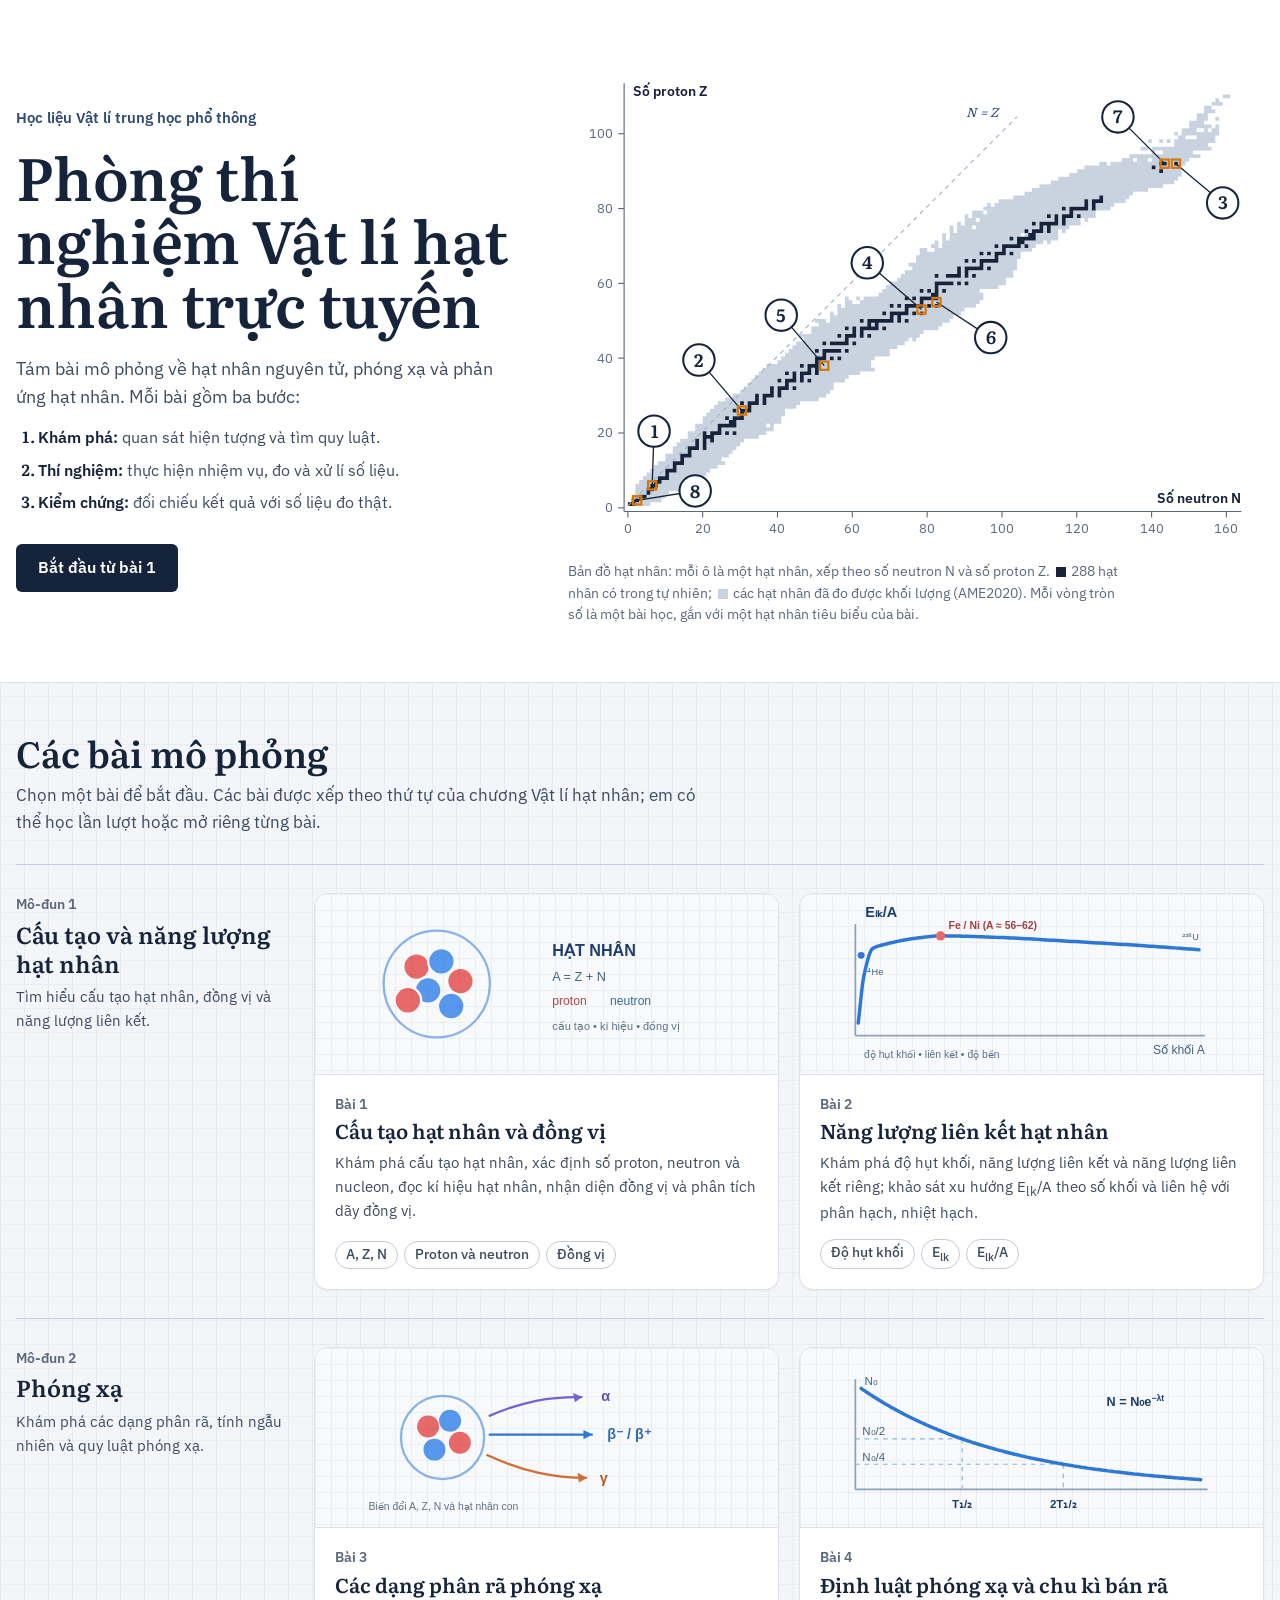
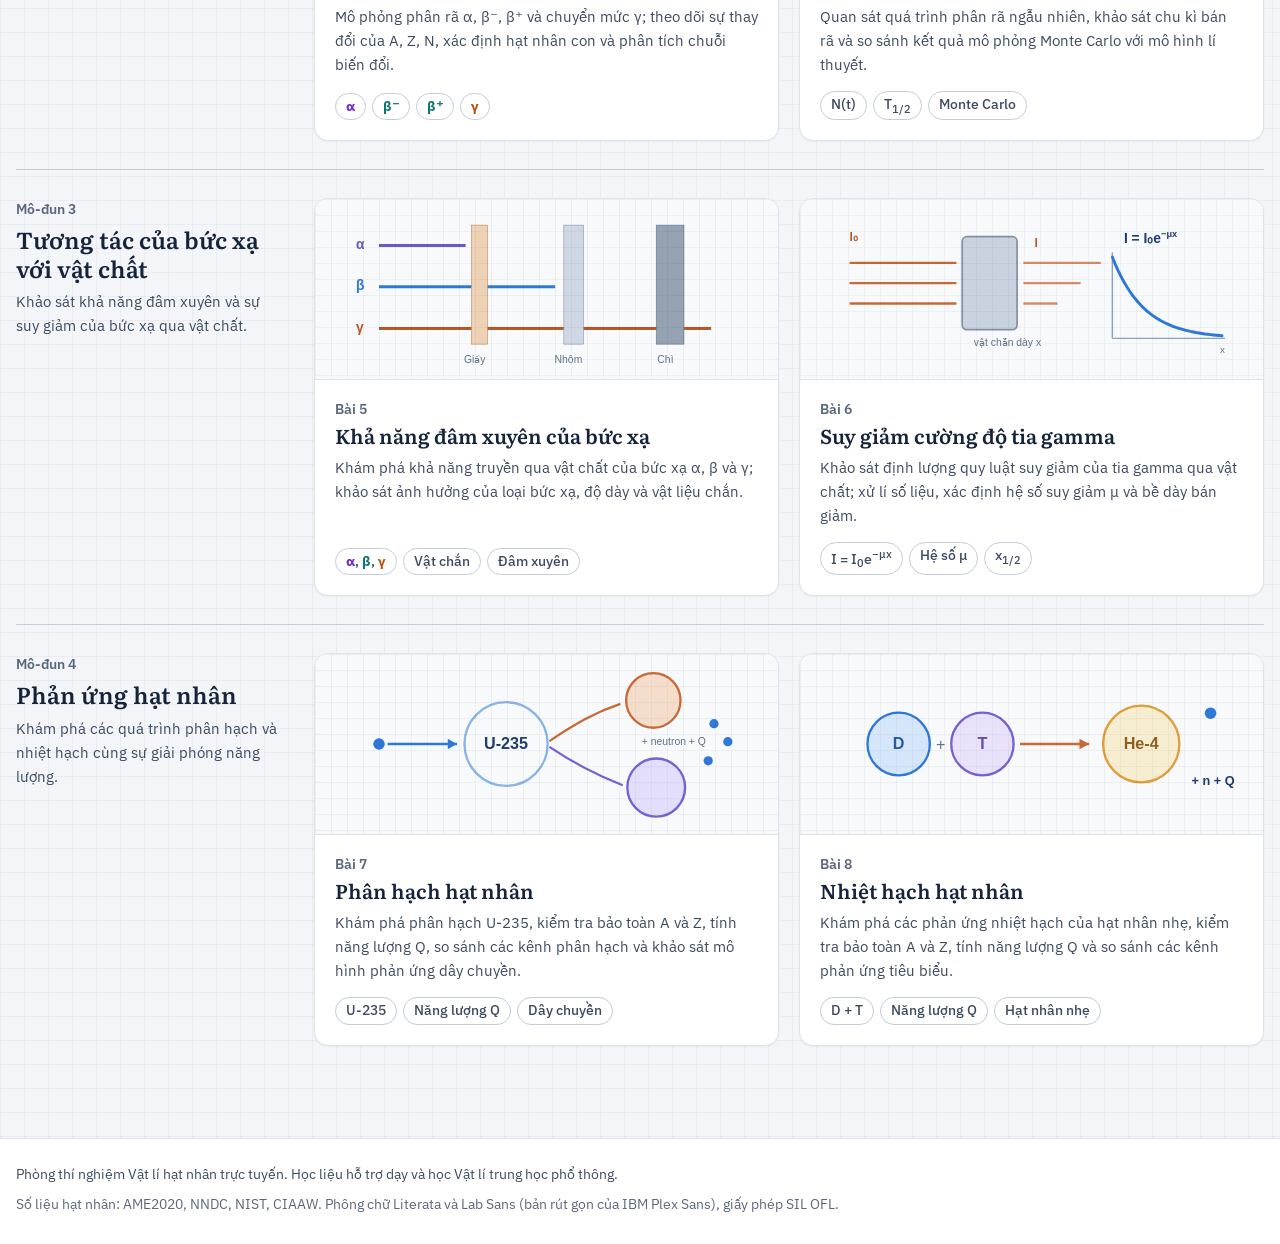
<file: index.html>
<!DOCTYPE html>
<html lang="vi">
<head>
    <meta charset="UTF-8">
    <meta name="viewport" content="width=device-width, initial-scale=1.0">
    <title>Phòng thí nghiệm Vật lí hạt nhân trực tuyến</title>
    <meta name="description" content="Tám bài mô phỏng Vật lí hạt nhân cho học sinh trung học phổ thông, theo tiến trình Khám phá, Thí nghiệm và Kiểm chứng.">
    <link rel="icon" href="data:,">
    <link rel="stylesheet" href="assets/shared/tokens.css?v=2">
    <link rel="stylesheet" href="assets/shared/site.css?v=6">
</head>

<body>

<header class="site-hero">
    <div class="hero-inner">
        <div class="hero-copy">
            <p class="hero-context">Học liệu Vật lí trung học phổ thông</p>
            <h1 class="site-title">Phòng thí nghiệm Vật lí hạt nhân trực tuyến</h1>
            <p class="hero-lede">Tám bài mô phỏng về hạt nhân nguyên tử, phóng xạ và phản ứng hạt nhân. Mỗi bài gồm ba bước:</p>
            <ol class="hero-steps">
                <li><strong>Khám phá:</strong> quan sát hiện tượng và tìm quy luật.</li>
                <li><strong>Thí nghiệm:</strong> thực hiện nhiệm vụ, đo và xử lí số liệu.</li>
                <li><strong>Kiểm chứng:</strong> đối chiếu kết quả với số liệu đo thật.</li>
            </ol>
            <a class="hero-cta" href="simulations/nuclear-structure/index.html">Bắt đầu từ bài 1</a>
        </div>

        <figure class="nuclide-map">
            <div class="nuclide-map-canvas">
                <img class="chart-cells" src="assets/images/nuclide-chart.svg?v=1" alt="">
<!-- nuclide-chart:start -->
<svg class="chart-overlay" viewBox="-16 -4 186 128" preserveAspectRatio="xMidYMid meet" role="group" aria-label="Tám bài học đặt trên bản đồ hạt nhân">
<g class="chart-axes" aria-hidden="true">
<path d="M-1 113.5H164M-1 113.5V-1"/>
<path d="M0 113.5v1.6"/><text x="0" y="119.1" text-anchor="middle">0</text>
<path d="M20 113.5v1.6"/><text x="20" y="119.1" text-anchor="middle">20</text>
<path d="M40 113.5v1.6"/><text x="40" y="119.1" text-anchor="middle">40</text>
<path d="M60 113.5v1.6"/><text x="60" y="119.1" text-anchor="middle">60</text>
<path d="M80 113.5v1.6"/><text x="80" y="119.1" text-anchor="middle">80</text>
<path d="M100 113.5v1.6"/><text x="100" y="119.1" text-anchor="middle">100</text>
<path d="M120 113.5v1.6"/><text x="120" y="119.1" text-anchor="middle">120</text>
<path d="M140 113.5v1.6"/><text x="140" y="119.1" text-anchor="middle">140</text>
<path d="M160 113.5v1.6"/><text x="160" y="119.1" text-anchor="middle">160</text>
<path d="M-1 112.5h-1.6"/><text x="-4" y="113.7" text-anchor="end">0</text>
<path d="M-1 92.5h-1.6"/><text x="-4" y="93.7" text-anchor="end">20</text>
<path d="M-1 72.5h-1.6"/><text x="-4" y="73.7" text-anchor="end">40</text>
<path d="M-1 52.5h-1.6"/><text x="-4" y="53.7" text-anchor="end">60</text>
<path d="M-1 32.5h-1.6"/><text x="-4" y="33.7" text-anchor="end">80</text>
<path d="M-1 12.5h-1.6"/><text x="-4" y="13.7" text-anchor="end">100</text>
<text class="axis-title" x="164" y="111.1" text-anchor="end">Số neutron N</text>
<text class="axis-title" x="1.5" y="2.5">Số proton Z</text>
<path class="nz-line" d="M0 112L104 8"/>
<text class="nz-label" x="99" y="8" text-anchor="end">N = Z</text>
</g>
<a class="chart-marker" href="simulations/nuclear-structure/index.html" aria-label="Bài 1: Cấu tạo hạt nhân và đồng vị (carbon-12)"><title>Bài 1: Cấu tạo hạt nhân và đồng vị (carbon-12)</title><path class="marker-leader" d="M6.5 106.5L7 92"/><rect class="marker-cell" x="5.4" y="105.4" width="2.2" height="2.2"/><circle cx="7" cy="92" r="4.2"/><text x="7" y="93.75" text-anchor="middle">1</text></a>
<a class="chart-marker" href="simulations/binding-energy/index.html" aria-label="Bài 2: Năng lượng liên kết hạt nhân (sắt-56)"><title>Bài 2: Năng lượng liên kết hạt nhân (sắt-56)</title><path class="marker-leader" d="M30.5 86.5L19 73"/><rect class="marker-cell" x="29.4" y="85.4" width="2.2" height="2.2"/><circle cx="19" cy="73" r="4.2"/><text x="19" y="74.75" text-anchor="middle">2</text></a>
<a class="chart-marker" href="simulations/radioactive-decay-types/index.html" aria-label="Bài 3: Các dạng phân rã phóng xạ (uranium-238)"><title>Bài 3: Các dạng phân rã phóng xạ (uranium-238)</title><path class="marker-leader" d="M146.5 20.5L159 31"/><rect class="marker-cell" x="145.4" y="19.4" width="2.2" height="2.2"/><circle cx="159" cy="31" r="4.2"/><text x="159" y="32.75" text-anchor="middle">3</text></a>
<a class="chart-marker" href="simulations/half-life/index.html" aria-label="Bài 4: Định luật phóng xạ và chu kì bán rã (iodine-131)"><title>Bài 4: Định luật phóng xạ và chu kì bán rã (iodine-131)</title><path class="marker-leader" d="M78.5 59.5L64 47"/><rect class="marker-cell" x="77.4" y="58.4" width="2.2" height="2.2"/><circle cx="64" cy="47" r="4.2"/><text x="64" y="48.75" text-anchor="middle">4</text></a>
<a class="chart-marker" href="simulations/radiation-penetration/index.html" aria-label="Bài 5: Khả năng đâm xuyên của bức xạ (strontium-90)"><title>Bài 5: Khả năng đâm xuyên của bức xạ (strontium-90)</title><path class="marker-leader" d="M52.5 74.5L41 61"/><rect class="marker-cell" x="51.4" y="73.4" width="2.2" height="2.2"/><circle cx="41" cy="61" r="4.2"/><text x="41" y="62.75" text-anchor="middle">5</text></a>
<a class="chart-marker" href="simulations/gamma-attenuation/index.html" aria-label="Bài 6: Suy giảm cường độ tia gamma (caesium-137)"><title>Bài 6: Suy giảm cường độ tia gamma (caesium-137)</title><path class="marker-leader" d="M82.5 57.5L97 67"/><rect class="marker-cell" x="81.4" y="56.4" width="2.2" height="2.2"/><circle cx="97" cy="67" r="4.2"/><text x="97" y="68.75" text-anchor="middle">6</text></a>
<a class="chart-marker" href="simulations/nuclear-fission/index.html" aria-label="Bài 7: Phân hạch hạt nhân (uranium-235)"><title>Bài 7: Phân hạch hạt nhân (uranium-235)</title><path class="marker-leader" d="M143.5 20.5L131 8"/><rect class="marker-cell" x="142.4" y="19.4" width="2.2" height="2.2"/><circle cx="131" cy="8" r="4.2"/><text x="131" y="9.75" text-anchor="middle">7</text></a>
<a class="chart-marker" href="simulations/nuclear-fusion/index.html" aria-label="Bài 8: Nhiệt hạch hạt nhân (helium-4)"><title>Bài 8: Nhiệt hạch hạt nhân (helium-4)</title><path class="marker-leader" d="M2.5 110.5L18 108"/><rect class="marker-cell" x="1.4" y="109.4" width="2.2" height="2.2"/><circle cx="18" cy="108" r="4.2"/><text x="18" y="109.75" text-anchor="middle">8</text></a>
</svg>
<!-- nuclide-chart:end -->
            </div>
            <figcaption>
                Bản đồ hạt nhân: mỗi ô là một hạt nhân, xếp theo số neutron N và số proton Z.
                <span class="legend-swatch natural" aria-hidden="true"></span>288 hạt nhân có trong tự nhiên;
                <span class="legend-swatch measured" aria-hidden="true"></span>các hạt nhân đã đo được khối lượng (AME2020).
                Mỗi vòng tròn số là một bài học, gắn với một hạt nhân tiêu biểu của bài.
            </figcaption>
        </figure>
    </div>
</header>

<main class="main-container" id="bai-hoc">
    <div class="lessons-intro">
        <h2>Các bài mô phỏng</h2>
        <p>Chọn một bài để bắt đầu. Các bài được xếp theo thứ tự của chương Vật lí hạt nhân; em có thể học lần lượt hoặc mở riêng từng bài.</p>
    </div>

    <section class="module-section" aria-labelledby="module-1">
        <div class="module-heading">
            <p class="module-number">Mô-đun 1</p>
            <h3 id="module-1">Cấu tạo và năng lượng hạt nhân</h3>
            <p class="module-description">Tìm hiểu cấu tạo hạt nhân, đồng vị và năng lượng liên kết.</p>
        </div>

        <div class="simulation-grid">
            <article class="simulation-card">
                <div class="card-image-wrapper">
                    <img class="card-image" src="assets/images/cards/nuclear-structure.svg?v=4" alt="" loading="lazy">
                </div>
                <div class="card-content">
                    <p class="card-number">Bài 1</p>
                    <h4><a href="simulations/nuclear-structure/index.html">Cấu tạo hạt nhân và đồng vị</a></h4>
                    <p class="card-description">Khám phá cấu tạo hạt nhân, xác định số proton, neutron và nucleon, đọc kí hiệu hạt nhân, nhận diện đồng vị và phân tích dãy đồng vị.</p>
                    <ul class="card-topic-tags" aria-label="Nội dung chính"><li>A, Z, N</li><li>Proton và neutron</li><li>Đồng vị</li></ul>
                </div>
            </article>
            <article class="simulation-card">
                <div class="card-image-wrapper">
                    <img class="card-image" src="assets/images/cards/binding-energy.svg?v=4" alt="" loading="lazy">
                </div>
                <div class="card-content">
                    <p class="card-number">Bài 2</p>
                    <h4><a href="simulations/binding-energy/index.html">Năng lượng liên kết hạt nhân</a></h4>
                    <p class="card-description">Khám phá độ hụt khối, năng lượng liên kết và năng lượng liên kết riêng; khảo sát xu hướng E<sub>lk</sub>/A theo số khối và liên hệ với phân hạch, nhiệt hạch.</p>
                    <ul class="card-topic-tags" aria-label="Nội dung chính"><li>Độ hụt khối</li><li>E<sub>lk</sub></li><li>E<sub>lk</sub>/A</li></ul>
                </div>
            </article>
        </div>
    </section>
    <section class="module-section" aria-labelledby="module-2">
        <div class="module-heading">
            <p class="module-number">Mô-đun 2</p>
            <h3 id="module-2">Phóng xạ</h3>
            <p class="module-description">Khám phá các dạng phân rã, tính ngẫu nhiên và quy luật phóng xạ.</p>
        </div>

        <div class="simulation-grid">
            <article class="simulation-card">
                <div class="card-image-wrapper">
                    <img class="card-image" src="assets/images/cards/radioactive-decay.svg?v=4" alt="" loading="lazy">
                </div>
                <div class="card-content">
                    <p class="card-number">Bài 3</p>
                    <h4><a href="simulations/radioactive-decay-types/index.html">Các dạng phân rã phóng xạ</a></h4>
                    <p class="card-description">Mô phỏng phân rã α, β⁻, β⁺ và chuyển mức γ; theo dõi sự thay đổi của A, Z, N, xác định hạt nhân con và phân tích chuỗi biến đổi.</p>
                    <ul class="card-topic-tags" aria-label="Nội dung chính"><li><span class="tag-alpha">α</span></li><li><span class="tag-beta">β⁻</span></li><li><span class="tag-beta">β⁺</span></li><li><span class="tag-gamma">γ</span></li></ul>
                </div>
            </article>
            <article class="simulation-card">
                <div class="card-image-wrapper">
                    <img class="card-image" src="assets/images/cards/half-life.svg?v=4" alt="" loading="lazy">
                </div>
                <div class="card-content">
                    <p class="card-number">Bài 4</p>
                    <h4><a href="simulations/half-life/index.html">Định luật phóng xạ và chu kì bán rã</a></h4>
                    <p class="card-description">Quan sát quá trình phân rã ngẫu nhiên, khảo sát chu kì bán rã và so sánh kết quả mô phỏng Monte Carlo với mô hình lí thuyết.</p>
                    <ul class="card-topic-tags" aria-label="Nội dung chính"><li>N(t)</li><li>T<sub>1/2</sub></li><li>Monte Carlo</li></ul>
                </div>
            </article>
        </div>
    </section>
    <section class="module-section" aria-labelledby="module-3">
        <div class="module-heading">
            <p class="module-number">Mô-đun 3</p>
            <h3 id="module-3">Tương tác của bức xạ với vật chất</h3>
            <p class="module-description">Khảo sát khả năng đâm xuyên và sự suy giảm của bức xạ qua vật chất.</p>
        </div>

        <div class="simulation-grid">
            <article class="simulation-card">
                <div class="card-image-wrapper">
                    <img class="card-image" src="assets/images/cards/radiation-penetration.svg?v=4" alt="" loading="lazy">
                </div>
                <div class="card-content">
                    <p class="card-number">Bài 5</p>
                    <h4><a href="simulations/radiation-penetration/index.html">Khả năng đâm xuyên của bức xạ</a></h4>
                    <p class="card-description">Khám phá khả năng truyền qua vật chất của bức xạ α, β và γ; khảo sát ảnh hưởng của loại bức xạ, độ dày và vật liệu chắn.</p>
                    <ul class="card-topic-tags" aria-label="Nội dung chính"><li><span class="tag-alpha">α</span>, <span class="tag-beta">β</span>, <span class="tag-gamma">γ</span></li><li>Vật chắn</li><li>Đâm xuyên</li></ul>
                </div>
            </article>
            <article class="simulation-card">
                <div class="card-image-wrapper">
                    <img class="card-image" src="assets/images/cards/gamma-attenuation.svg?v=4" alt="" loading="lazy">
                </div>
                <div class="card-content">
                    <p class="card-number">Bài 6</p>
                    <h4><a href="simulations/gamma-attenuation/index.html">Suy giảm cường độ tia gamma</a></h4>
                    <p class="card-description">Khảo sát định lượng quy luật suy giảm của tia gamma qua vật chất; xử lí số liệu, xác định hệ số suy giảm μ và bề dày bán giảm.</p>
                    <ul class="card-topic-tags" aria-label="Nội dung chính"><li>I = I<sub>0</sub>e<sup>−μx</sup></li><li>Hệ số μ</li><li>x<sub>1/2</sub></li></ul>
                </div>
            </article>
        </div>
    </section>
    <section class="module-section" aria-labelledby="module-4">
        <div class="module-heading">
            <p class="module-number">Mô-đun 4</p>
            <h3 id="module-4">Phản ứng hạt nhân</h3>
            <p class="module-description">Khám phá các quá trình phân hạch và nhiệt hạch cùng sự giải phóng năng lượng.</p>
        </div>

        <div class="simulation-grid">
            <article class="simulation-card">
                <div class="card-image-wrapper">
                    <img class="card-image" src="assets/images/cards/nuclear-fission.svg?v=4" alt="" loading="lazy">
                </div>
                <div class="card-content">
                    <p class="card-number">Bài 7</p>
                    <h4><a href="simulations/nuclear-fission/index.html">Phân hạch hạt nhân</a></h4>
                    <p class="card-description">Khám phá phân hạch U-235, kiểm tra bảo toàn A và Z, tính năng lượng Q, so sánh các kênh phân hạch và khảo sát mô hình phản ứng dây chuyền.</p>
                    <ul class="card-topic-tags" aria-label="Nội dung chính"><li>U-235</li><li>Năng lượng Q</li><li>Dây chuyền</li></ul>
                </div>
            </article>
            <article class="simulation-card">
                <div class="card-image-wrapper">
                    <img class="card-image" src="assets/images/cards/nuclear-fusion.svg?v=4" alt="" loading="lazy">
                </div>
                <div class="card-content">
                    <p class="card-number">Bài 8</p>
                    <h4><a href="simulations/nuclear-fusion/index.html">Nhiệt hạch hạt nhân</a></h4>
                    <p class="card-description">Khám phá các phản ứng nhiệt hạch của hạt nhân nhẹ, kiểm tra bảo toàn A và Z, tính năng lượng Q và so sánh các kênh phản ứng tiêu biểu.</p>
                    <ul class="card-topic-tags" aria-label="Nội dung chính"><li>D + T</li><li>Năng lượng Q</li><li>Hạt nhân nhẹ</li></ul>
                </div>
            </article>
        </div>
    </section>

</main>

<footer class="site-footer">
    <p>Phòng thí nghiệm Vật lí hạt nhân trực tuyến. Học liệu hỗ trợ dạy và học Vật lí trung học phổ thông.</p>
    <p>Số liệu hạt nhân: AME2020, NNDC, NIST, CIAAW. Phông chữ Literata và Lab Sans (bản rút gọn của IBM Plex Sans), giấy phép SIL OFL.</p>
</footer>

</body>
</html>
</file>
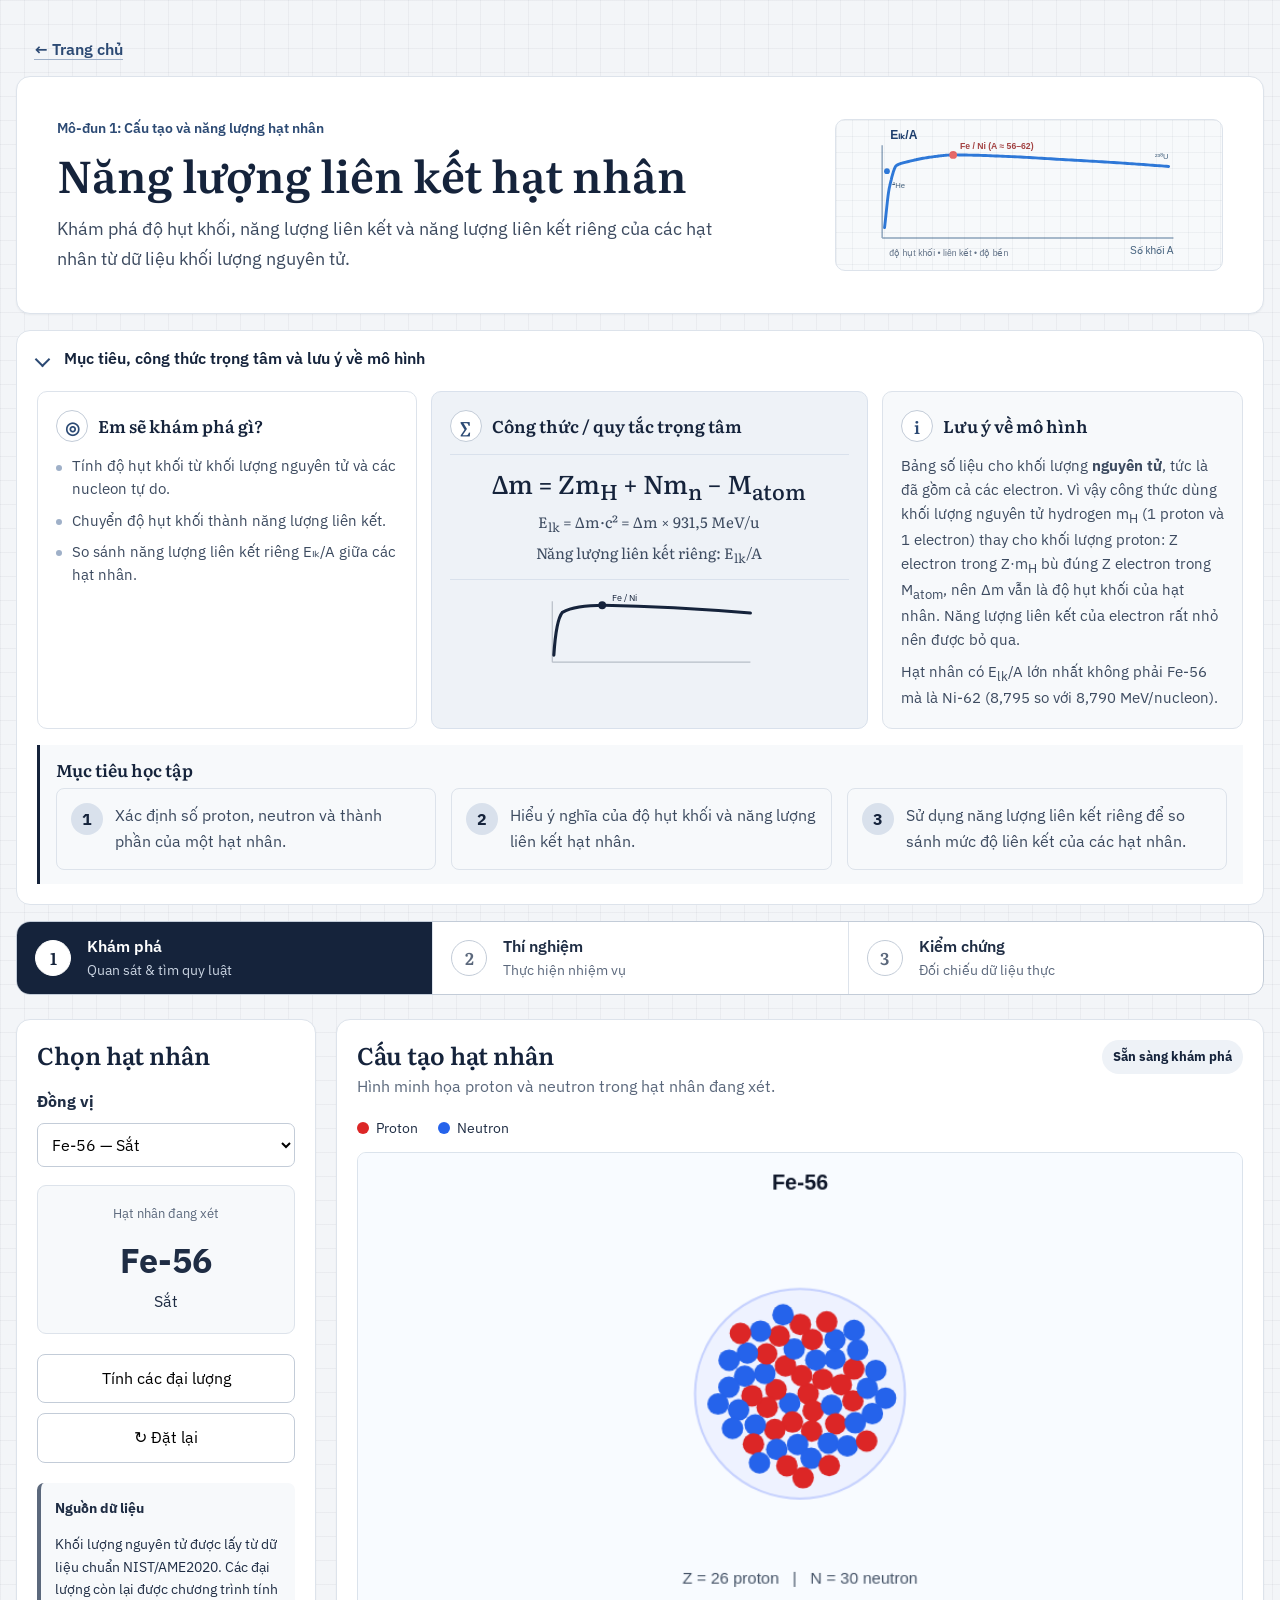
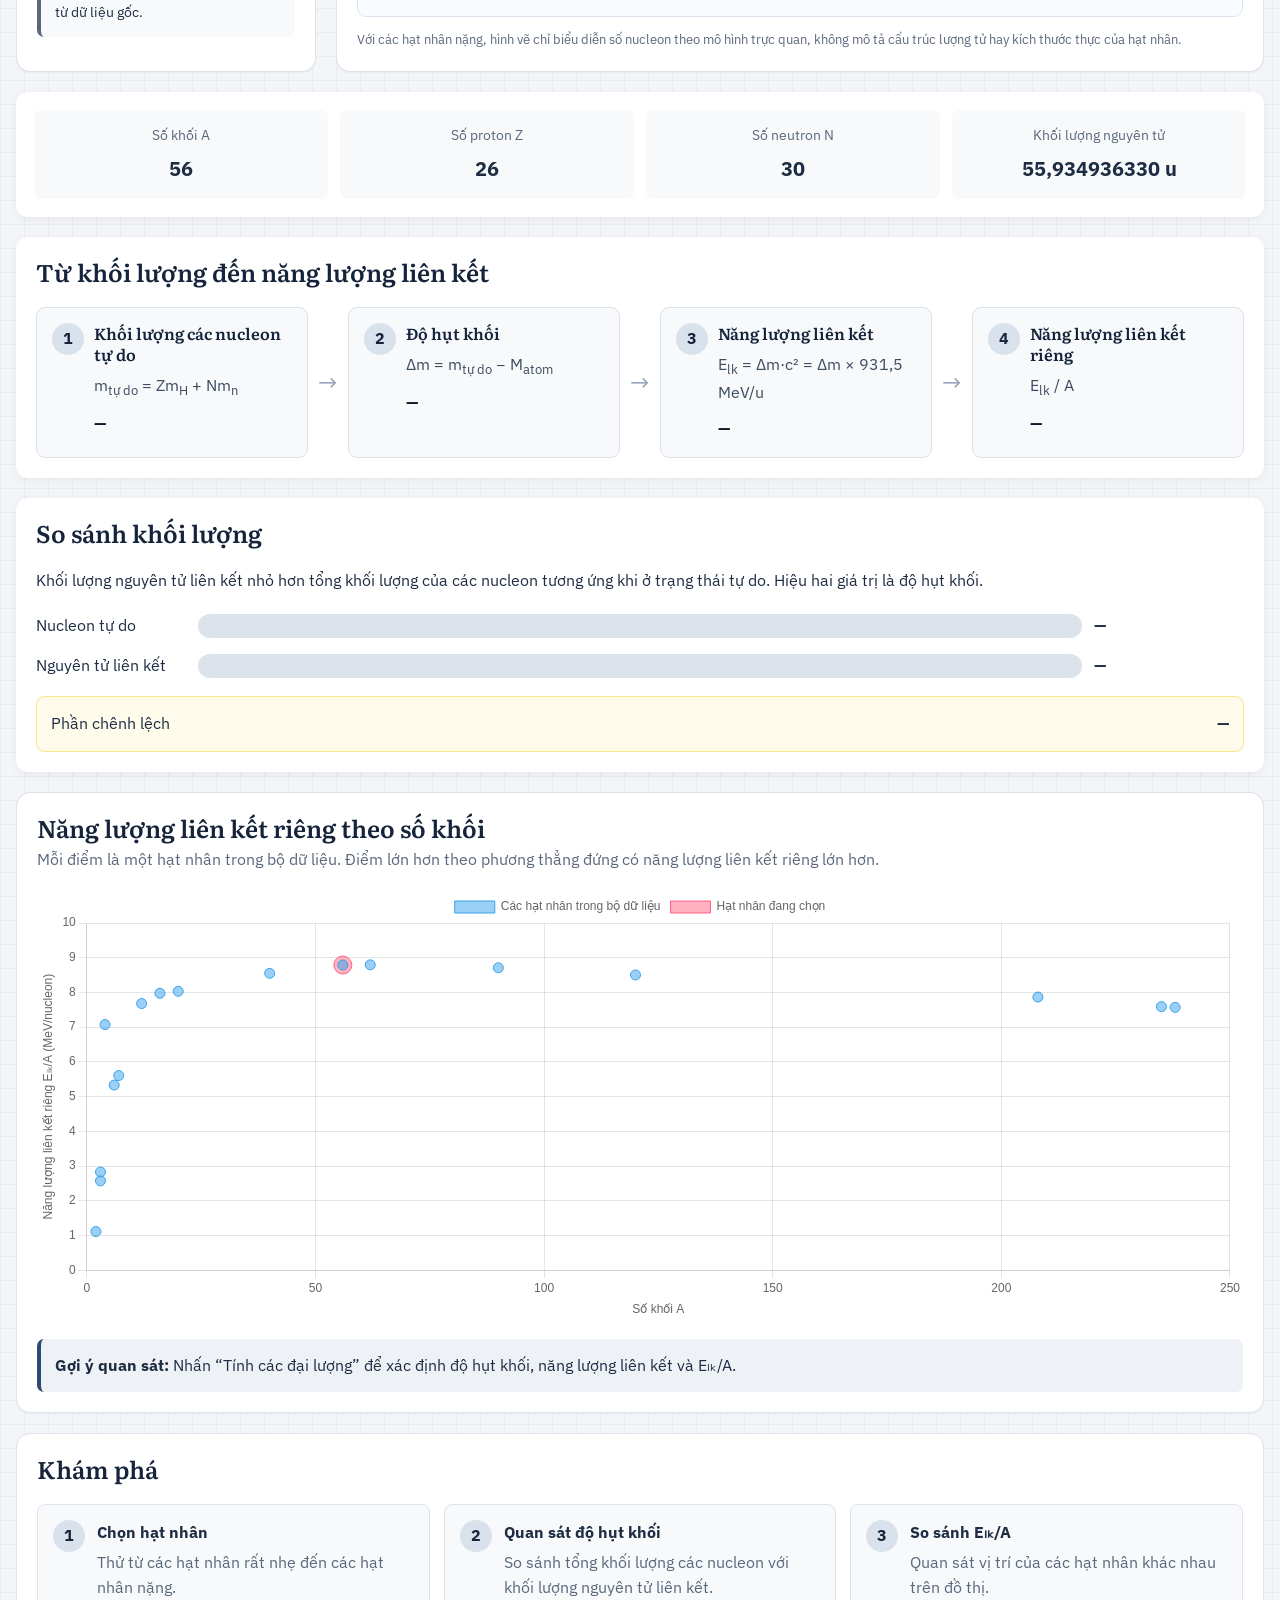
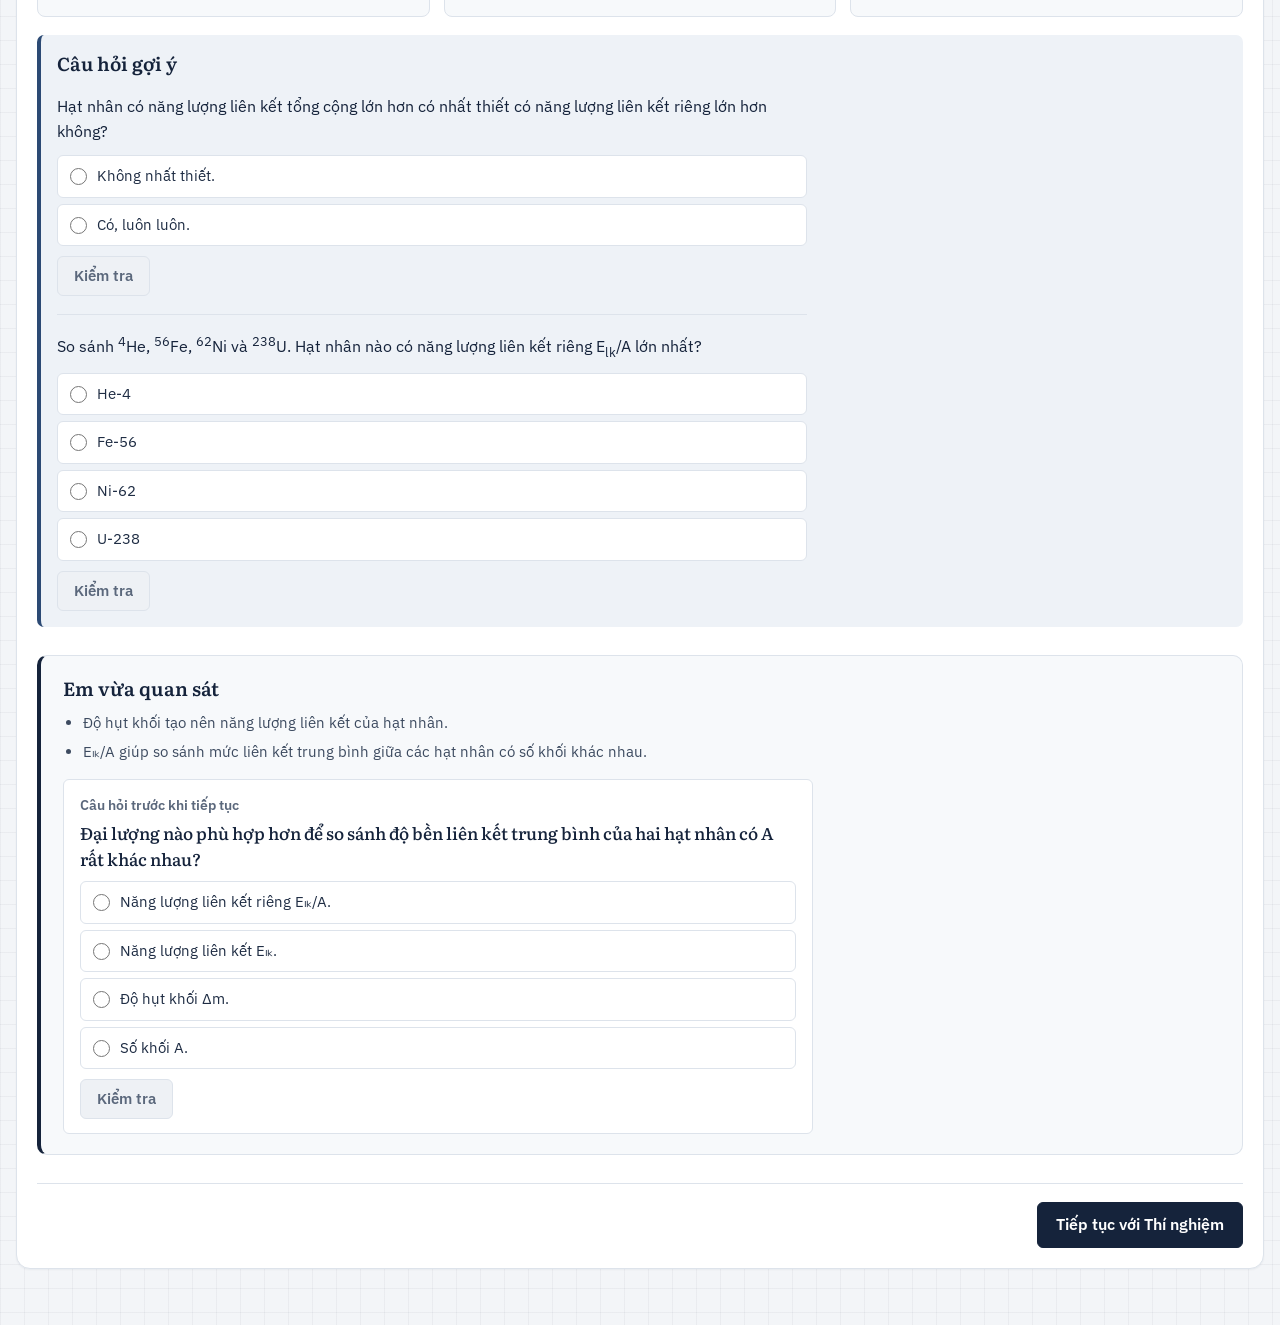
<file: simulations/binding-energy/index.html>
<!DOCTYPE html>

<html lang="vi">
<head>
<meta charset="utf-8"/>
<meta content="width=device-width, initial-scale=1.0" name="viewport"/>
<title>
        Năng lượng liên kết hạt nhân
    </title>
<link href="data:," rel="icon"/>
<link href="../../assets/shared/tokens.css?v=2" rel="stylesheet"/>
<link href="css/style.css?v=6" rel="stylesheet"/>
<link href="../../assets/shared/lesson-ui.css?v=6" rel="stylesheet"/>
<link href="../../assets/shared/real-data.css?v=5" rel="stylesheet"/></head>
<body class="lesson-ui">
<div class="container">
<!-- =====================================================
         ĐIỀU HƯỚNG
    ====================================================== -->
<div class="top-navigation">
<a aria-label="Trở về trang chủ Phòng thí nghiệm Vật lí hạt nhân trực tuyến" class="home-link" href="../../index.html">← Trang chủ</a>
</div>
<!-- =====================================================
         HEADER
    ====================================================== -->
<header class="page-header lesson-hero">
<div class="lesson-hero-copy">
<p class="lesson-label">Mô-đun 1: Cấu tạo và năng lượng hạt nhân</p>
<h1>Năng lượng liên kết hạt nhân</h1>
<p class="page-description">Khám phá độ hụt khối, năng lượng liên kết và năng lượng liên kết riêng của các hạt nhân từ dữ liệu khối lượng nguyên tử.</p>
</div>
<div aria-hidden="true" class="lesson-hero-visual">
<img alt="" src="../../assets/images/cards/binding-energy.svg?v=4"/>
</div>
</header><section aria-label="Tổng quan trực quan của bài học" class="lesson-visual-overview">
<article class="lesson-insight-card lesson-discovery-card">
<div class="lesson-insight-heading"><span aria-hidden="true" class="lesson-insight-icon">◎</span><div><span class="lesson-insight-kicker">ĐỊNH HƯỚNG</span><h2>Em sẽ khám phá gì?</h2></div></div>
<ul class="lesson-mini-list"><li>Tính độ hụt khối từ khối lượng nguyên tử và các nucleon tự do.</li><li>Chuyển độ hụt khối thành năng lượng liên kết.</li><li>So sánh năng lượng liên kết riêng Eₗₖ/A giữa các hạt nhân.</li></ul>
</article>
<article class="lesson-insight-card lesson-formula-card">
<div class="lesson-insight-heading"><span aria-hidden="true" class="lesson-insight-icon formula-icon">∑</span><div><span class="lesson-insight-kicker">GHI NHỚ</span><h2>Công thức / quy tắc trọng tâm</h2></div></div>
<div class="lesson-formula-wrap"><div class="lesson-formula-main">Δm = Zm<sub>H</sub> + Nm<sub>n</sub> − M<sub>atom</sub></div><div class="lesson-formula-secondary">E<sub>lk</sub> = Δm·c² = Δm × 931,5 MeV/u</div><div class="lesson-formula-secondary">Năng lượng liên kết riêng: E<sub>lk</sub>/A</div></div>
<div class="lesson-mini-visual"><svg aria-label="Đường cong minh họa năng lượng liên kết riêng tăng nhanh rồi đạt vùng cao quanh sắt và nickel (A ≈ 56–62)" class="binding-mini-chart" role="img" viewbox="0 0 280 100"><path d="M18 81 C20 50 24 32 29 26 C40 20 60 17 82 17 C140 18 210 22 270 27" fill="none" stroke="currentColor" stroke-linecap="round" stroke-width="4"></path><circle cx="80" cy="17" fill="currentColor" r="5"></circle><text fill="currentColor" font-size="12" x="92" y="12">Fe / Ni</text><path d="M16 90H270M16 90V12" stroke="currentColor" stroke-opacity=".25" stroke-width="1.5"></path></svg></div>
</article>
<article class="lesson-insight-card lesson-model-card">
<div class="lesson-insight-heading"><span aria-hidden="true" class="lesson-insight-icon note-icon">i</span><div><span class="lesson-insight-kicker">KHOA HỌC</span><h2>Lưu ý về mô hình</h2></div></div>
<p>Bảng số liệu cho khối lượng <strong>nguyên tử</strong>, tức là đã gồm cả các electron. Vì vậy công thức dùng khối lượng nguyên tử hydrogen m<sub>H</sub> (1 proton và 1 electron) thay cho khối lượng proton: Z electron trong Z·m<sub>H</sub> bù đúng Z electron trong M<sub>atom</sub>, nên Δm vẫn là độ hụt khối của hạt nhân. Năng lượng liên kết của electron rất nhỏ nên được bỏ qua.</p><p>Hạt nhân có E<sub>lk</sub>/A lớn nhất không phải Fe-56 mà là Ni-62 (8,795 so với 8,790 MeV/nucleon).</p>
</article>
</section>
<!-- =====================================================
         MỤC TIÊU
    ====================================================== -->
<section class="learning-goals">
<h2>
            Mục tiêu học tập
        </h2>
<div class="goal-grid">
<div class="goal-card">
<strong>
                    1
                </strong>
<p>
                    Xác định số proton, neutron
                    và thành phần của một hạt nhân.
                </p>
</div>
<div class="goal-card">
<strong>
                    2
                </strong>
<p>
                    Hiểu ý nghĩa của độ hụt khối
                    và năng lượng liên kết hạt nhân.
                </p>
</div>
<div class="goal-card">
<strong>
                    3
                </strong>
<p>
                    Sử dụng năng lượng liên kết riêng
                    để so sánh mức độ liên kết
                    của các hạt nhân.
                </p>
</div>
</div>
</section>
<!-- =====================================================
         CHỌN CHẾ ĐỘ
    ====================================================== -->
<nav aria-label="Chọn chế độ học tập" class="mode-navigation">
<button aria-pressed="true" class="mode-button active" id="exploreModeButton" type="button"><span class="mode-icon"><svg aria-hidden="true" fill="none" viewbox="0 0 24 24"><circle cx="11" cy="11" r="6.5" stroke-width="2"></circle><path d="m16 16 4 4" stroke-linecap="round" stroke-width="2"></path><path d="M8.5 11h5M11 8.5v5" stroke-linecap="round" stroke-width="1.6"></path></svg></span><span class="mode-title">Khám phá</span><span class="mode-subtitle">Quan sát &amp; tìm quy luật</span></button>
<button aria-pressed="false" class="mode-button" id="experimentModeButton" type="button"><span class="mode-icon"><svg aria-hidden="true" fill="none" viewbox="0 0 24 24"><path d="M9 3h6M10 3v6l-5 8.2A2.5 2.5 0 0 0 7.1 21h9.8a2.5 2.5 0 0 0 2.1-3.8L14 9V3" stroke-linecap="round" stroke-linejoin="round" stroke-width="2"></path><path d="M7.5 16h9" stroke-linecap="round" stroke-width="1.7"></path></svg></span><span class="mode-title">Thí nghiệm</span><span class="mode-subtitle">Thực hiện nhiệm vụ</span></button>
<button aria-pressed="false" class="mode-button" id="validationModeButton" type="button"><span class="mode-icon"><svg aria-hidden="true" fill="none" viewbox="0 0 24 24"><path d="M5 12.5 9.2 17 19 7" stroke-linecap="round" stroke-linejoin="round" stroke-width="2.2"></path><circle cx="12" cy="12" r="9" stroke-width="1.6"></circle></svg></span><span class="mode-title">Kiểm chứng</span><span class="mode-subtitle">Đối chiếu dữ liệu thực</span></button>
</nav>
<!-- =====================================================
         KHU MÔ PHỎNG
    ====================================================== -->
<section class="simulation-layout">
<!-- =================================================
             ĐIỀU KHIỂN
        ================================================== -->
<aside class="control-panel">
<h2>
                Chọn hạt nhân
            </h2>
<div class="control-group">
<label for="nuclideSelect">
                    Đồng vị
                </label>
<select id="nuclideSelect">
</select>
</div>
<div class="selected-nuclide-card">
<span>
                    Hạt nhân đang xét
                </span>
<strong id="nuclideNotation">
                    —
                </strong>
<p id="nuclideName">
                    —
                </p>
</div>
<div class="button-group">
<button id="calculateButton">
                    Tính các đại lượng
                </button>
<button id="resetButton">
                    ↻ Đặt lại
                </button>
</div>
<div class="source-note">
<strong>
                    Nguồn dữ liệu
                </strong>
<p>
                    Khối lượng nguyên tử được lấy từ
                    dữ liệu chuẩn NIST/AME2020.
                    Các đại lượng còn lại được chương trình
                    tính từ dữ liệu gốc.
                </p>
</div>
</aside>
<!-- =================================================
             HÌNH ẢNH HẠT NHÂN
        ================================================== -->
<section class="simulation-panel">
<div class="simulation-title-row">
<div>
<h2>
                        Cấu tạo hạt nhân
                    </h2>
<p>
                        Hình minh họa proton và neutron
                        trong hạt nhân đang xét.
                    </p>
</div>
<span class="status-badge ready" id="statusBadge">
                    Sẵn sàng
                </span>
</div>
<div class="nucleon-legend">
<span>
<i class="legend-dot proton"></i>
                    Proton
                </span>
<span>
<i class="legend-dot neutron"></i>
                    Neutron
                </span>
</div>
<canvas height="430" id="nucleusCanvas" width="820"></canvas>
<p class="visual-note">
                Với các hạt nhân nặng, hình vẽ chỉ biểu diễn
                số nucleon theo mô hình trực quan, không mô tả
                cấu trúc lượng tử hay kích thước thực của hạt nhân.
            </p>
</section>
</section>
<!-- =====================================================
         THÔNG TIN HẠT NHÂN
    ====================================================== -->
<section class="basic-info-panel">
<div class="basic-info-box">
<span>
                Số khối A
            </span>
<strong id="aDisplay">
                —
            </strong>
</div>
<div class="basic-info-box">
<span>
                Số proton Z
            </span>
<strong id="zDisplay">
                —
            </strong>
</div>
<div class="basic-info-box">
<span>
                Số neutron N
            </span>
<strong id="nDisplay">
                —
            </strong>
</div>
<div class="basic-info-box">
<span>
                Khối lượng nguyên tử
            </span>
<strong id="atomicMassDisplay">
                —
            </strong>
</div>
</section>
<!-- =====================================================
         QUÁ TRÌNH TÍNH
    ====================================================== -->
<section class="calculation-panel">
<h2>
            Từ khối lượng đến năng lượng liên kết
        </h2>
<div class="calculation-flow">
<div class="calculation-step">
<span class="calculation-number">
                    1
                </span>
<div>
<h3>
                        Khối lượng các nucleon tự do
                    </h3>
<p class="formula">
                        m<sub>tự do</sub>
                        =
                        Zm<sub>H</sub>
                        +
                        Nm<sub>n</sub>
</p>
<strong id="freeMassDisplay">
                        —
                    </strong>
</div>
</div>
<div class="flow-arrow">
                →
            </div>
<div class="calculation-step">
<span class="calculation-number">
                    2
                </span>
<div>
<h3>
                        Độ hụt khối
                    </h3>
<p class="formula">
                        Δm
                        =
                        m<sub>tự do</sub>
                        −
                        M<sub>atom</sub>
</p>
<strong id="massDefectDisplay">
                        —
                    </strong>
</div>
</div>
<div class="flow-arrow">
                →
            </div>
<div class="calculation-step">
<span class="calculation-number">
                    3
                </span>
<div>
<h3>
                        Năng lượng liên kết
                    </h3>
<p class="formula">
                        E<sub>lk</sub>
                        =
                        Δm·c² = Δm × 931,5 MeV/u
                    </p>
<strong id="bindingEnergyDisplay">
                        —
                    </strong>
</div>
</div>
<div class="flow-arrow">
                →
            </div>
<div class="calculation-step">
<span class="calculation-number">
                    4
                </span>
<div>
<h3>
                        Năng lượng liên kết riêng
                    </h3>
<p class="formula">
                        E<sub>lk</sub> / A
                    </p>
<strong id="bindingEnergyPerNucleonDisplay">
                        —
                    </strong>
</div>
</div>
</div>
</section>
<!-- =====================================================
         SO SÁNH KHỐI LƯỢNG
    ====================================================== -->
<section class="mass-comparison-panel">
<h2>
            So sánh khối lượng
        </h2>
<p>
            Khối lượng nguyên tử liên kết nhỏ hơn tổng khối lượng
            của các nucleon tương ứng khi ở trạng thái tự do.
            Hiệu hai giá trị là độ hụt khối.
        </p>
<div class="mass-bars">
<div class="mass-row">
<span>
                    Nucleon tự do
                </span>
<div class="mass-track">
<div class="mass-bar free-mass-bar" id="freeMassBar">
</div>
</div>
<strong id="freeMassBarLabel">
                    —
                </strong>
</div>
<div class="mass-row">
<span>
                    Nguyên tử liên kết
                </span>
<div class="mass-track">
<div class="mass-bar atomic-mass-bar" id="atomicMassBar">
</div>
</div>
<strong id="atomicMassBarLabel">
                    —
                </strong>
</div>
</div>
<div class="mass-defect-highlight">
<span>
                Phần chênh lệch
            </span>
<strong id="massDefectHighlight">
                —
            </strong>
</div>
</section>
<!-- =====================================================
         ĐỒ THỊ Eb/A
    ====================================================== -->
<section class="chart-panel">
<div class="chart-heading">
<h2>
                Năng lượng liên kết riêng theo số khối
            </h2>
<p>
                Mỗi điểm là một hạt nhân trong bộ dữ liệu.
                Điểm lớn hơn theo phương thẳng đứng có
                năng lượng liên kết riêng lớn hơn.
            </p>
</div>
<div class="chart-container">
<canvas id="bindingEnergyChart">
</canvas>
</div>
<div class="chart-observation">
<strong>
                Gợi ý quan sát:
            </strong>
<span id="chartObservation">
                Chọn một hạt nhân và quan sát vị trí của nó trên đồ thị.
            </span>
</div>
</section>
<!-- =====================================================
         KHÁM PHÁ
    ====================================================== -->
<section class="mode-panel active" id="explorePanel">
<h2>
            Khám phá
        </h2>
<div class="explore-grid">
<div class="explore-card">
<span class="step-number">
                    1
                </span>
<div>
<strong>
                        Chọn hạt nhân
                    </strong>
<p>
                        Thử từ các hạt nhân rất nhẹ
                        đến các hạt nhân nặng.
                    </p>
</div>
</div>
<div class="explore-card">
<span class="step-number">
                    2
                </span>
<div>
<strong>
                        Quan sát độ hụt khối
                    </strong>
<p>
                        So sánh tổng khối lượng các nucleon
                        với khối lượng nguyên tử liên kết.
                    </p>
</div>
</div>
<div class="explore-card">
<span class="step-number">
                    3
                </span>
<div>
<strong>
                        So sánh Eₗₖ/A
                    </strong>
<p>
                        Quan sát vị trí của các hạt nhân
                        khác nhau trên đồ thị.
                    </p>
</div>
</div>
</div>
<div class="question-card">
<h3>
                Câu hỏi gợi ý
            </h3>
<div class="quick-check" data-check="be-kp-1">
<p class="qc-prompt">
Hạt nhân có năng lượng liên kết tổng cộng lớn hơn
                có nhất thiết có năng lượng liên kết riêng lớn hơn không?
</p>
</div>
<div class="quick-check" data-check="be-kp-2">
<p class="qc-prompt">
So sánh
<sup>4</sup>He,
<sup>56</sup>Fe,
<sup>62</sup>Ni
và
<sup>238</sup>U.
Hạt nhân nào có năng lượng liên kết riêng E<sub>lk</sub>/A lớn nhất?
</p>
</div>
</div>
</section>
<!-- =====================================================
         THÍ NGHIỆM - KHUNG
    ====================================================== -->
<section class="mode-panel" id="experimentPanel">
<h2>
            Thí nghiệm ảo
        </h2>
<p>
            Thực hiện ba nhiệm vụ: tính độ hụt khối và năng lượng liên kết,
            so sánh Eₗₖ với Eₗₖ/A, rồi khảo sát xu hướng của Eₗₖ/A theo số khối.
        </p>
<div class="experiment-task" id="task1Card">
<h3>
        Nhiệm vụ 1:
        Tính độ hụt khối và năng lượng liên kết
    </h3>
<p>
        Chọn một hạt nhân, sử dụng dữ liệu khối lượng
        được cung cấp để tự tính:
    </p>
<div class="task-formula-list">
<p>
<strong>1.</strong>
            Δm = Zm<sub>H</sub> + Nm<sub>n</sub> − M<sub>atom</sub>
</p>
<p>
<strong>2.</strong>
            E<sub>lk</sub> = Δm × 931,49410242
        </p>
<p>
<strong>3.</strong>
            E<sub>lk</sub>/A
        </p>
</div>
<div class="task1-setup">
<div class="task-control-group">
<label for="task1NuclideSelect">
                Hạt nhân cần tính
            </label>
<select id="task1NuclideSelect">
</select>
</div>
<button id="setupTask1Button">
            Thiết lập nhiệm vụ
        </button>
</div>
<div class="task-given-data" hidden="" id="task1GivenData">
<h4>
            Dữ liệu đã cho
        </h4>
<div class="task-data-grid">
<div class="task-data-box">
<span>
                    Hạt nhân
                </span>
<strong id="task1NuclideDisplay">
                    —
                </strong>
</div>
<div class="task-data-box">
<span>
                    A
                </span>
<strong id="task1ADisplay">
                    —
                </strong>
</div>
<div class="task-data-box">
<span>
                    Z
                </span>
<strong id="task1ZDisplay">
                    —
                </strong>
</div>
<div class="task-data-box">
<span>
                    N
                </span>
<strong id="task1NDisplay">
                    —
                </strong>
</div>
<div class="task-data-box wide">
<span>
                    M<sub>atom</sub>
</span>
<strong id="task1AtomicMassDisplay">
                    —
                </strong>
</div>
</div>
<div class="task-constants">
<strong>
                Các hằng số sử dụng
            </strong>
<p>
                m<sub>H</sub> =
                1,00782503223 u
            </p>
<p>
                m<sub>n</sub> =
                1,00866491606 u
            </p>
<p>
                1 u·c² =
                931,49410242 MeV (thường làm tròn thành 931,5 MeV)
            </p>
</div>
<div class="task-question">
<strong>
                Yêu cầu:
            </strong>
<p>
                Hãy tự tính ba đại lượng bên dưới
                trước khi nhấn nút kiểm tra.
            </p>
</div>
<div class="student-answer-grid">
<div class="student-answer-card">
<label for="task1MassDefectInput">
                    Độ hụt khối Δm (u)
                </label>
<input id="task1MassDefectInput" inputmode="decimal" placeholder="Ví dụ: 0,09894" type="text"/>
<span class="answer-feedback" id="task1MassDefectFeedback">
</span>
</div>
<div class="student-answer-card">
<label for="task1BindingEnergyInput">
                    Năng lượng liên kết Eₗₖ (MeV)
                </label>
<input id="task1BindingEnergyInput" inputmode="decimal" placeholder="Nhập kết quả" type="text"/>
<span class="answer-feedback" id="task1BindingEnergyFeedback">
</span>
</div>
<div class="student-answer-card">
<label for="task1BindingEnergyPerNucleonInput">
                    Eₗₖ/A (MeV/nucleon)
                </label>
<input id="task1BindingEnergyPerNucleonInput" inputmode="decimal" placeholder="Nhập kết quả" type="text"/>
<span class="answer-feedback" id="task1BindingEnergyPerNucleonFeedback">
</span>
</div>
</div>
<div class="task-button-group">
<button id="checkTask1Button">
                Kiểm tra kết quả
            </button>
<button id="clearTask1AnswersButton">
                Xóa kết quả đã nhập
            </button>
</div>
<p class="task-status-line">
<strong>
                Trạng thái:
            </strong>
<span id="task1Status">
                Chờ học sinh tính toán
            </span>
</p>
<div class="task-result" hidden="" id="task1Result">
<h4>
                Kết quả chuẩn từ dữ liệu
            </h4>
<div class="task-result-grid">
<div class="task-result-box">
<span>
                        Δm
                    </span>
<strong id="task1CorrectMassDefect">
                        —
                    </strong>
</div>
<div class="task-result-box">
<span>
                        Eₗₖ
                    </span>
<strong id="task1CorrectBindingEnergy">
                        —
                    </strong>
</div>
<div class="task-result-box">
<span>
                        Eₗₖ/A
                    </span>
<strong id="task1CorrectBindingEnergyPerNucleon">
                        —
                    </strong>
</div>
</div>
<div class="task-solution">
<h4>
                    Các bước tính
                </h4>
<div id="task1Solution">
</div>
</div>
<div class="task-conclusion">
<h4>
                    Nhận xét
                </h4>
<p id="task1Conclusion">
</p>
</div>
</div>
</div>
</div>
<div class="experiment-task" id="task2Card">
<h3>
        Nhiệm vụ 2:
        So sánh năng lượng liên kết và năng lượng liên kết riêng
    </h3>
<p>
        Khảo sát bốn hạt nhân đại diện:
        <sup>4</sup>He,
        <sup>56</sup>Fe,
        <sup>62</sup>Ni
        và
        <sup>238</sup>U.
    </p>
<p>
        Hãy phân biệt hai đại lượng:
    </p>
<div class="task-formula-list">
<p>
<strong>
                E<sub>lk</sub>
</strong>
            — năng lượng liên kết của toàn bộ hạt nhân.
        </p>
<p>
<strong>
                E<sub>lk</sub>/A
            </strong>
            — năng lượng liên kết trung bình trên mỗi nucleon.
        </p>
</div>
<div class="task-button-group">
<button id="setupTask2Button">
            Tạo bảng so sánh
        </button>
</div>
<p class="task-status-line">
<strong>
            Trạng thái:
        </strong>
<span id="task2Status">
            Chưa thực hiện
        </span>
</p>
<div hidden="" id="task2Result">
<h4>
            Bảng so sánh
        </h4>
<div class="table-wrapper">
<table>
<thead>
<tr>
<th>
                            Hạt nhân
                        </th>
<th>
                            A
                        </th>
<th>
                            E<sub>lk</sub> (MeV)
                        </th>
<th>
                            E<sub>lk</sub>/A
                            (MeV/nucleon)
                        </th>
</tr>
</thead>
<tbody id="task2TableBody">
</tbody>
</table>
</div>
<div class="task2-chart-section">
<h4>
                So sánh năng lượng liên kết tổng cộng
            </h4>
<div class="task2-chart-container">
<canvas id="task2TotalChart">
</canvas>
</div>
</div>
<div class="task2-chart-section">
<h4>
                So sánh năng lượng liên kết riêng
            </h4>
<div class="task2-chart-container">
<canvas id="task2SpecificChart">
</canvas>
</div>
</div>
<div class="task2-question-section">
<h4>
                Kiểm tra nhận xét
            </h4>
<div class="task2-question-card">
<label for="task2HighestTotalSelect">

                    1. Hạt nhân nào có
                    <strong>E<sub>lk</sub></strong>
                    lớn nhất trong bốn hạt nhân?

                </label>
<select id="task2HighestTotalSelect">
<option value="">
                        -- Chọn câu trả lời --
                    </option>
</select>
<span class="answer-feedback" id="task2HighestTotalFeedback">
</span>
</div>
<div class="task2-question-card">
<label for="task2HighestSpecificSelect">

                    2. Hạt nhân nào có
                    <strong>E<sub>lk</sub>/A</strong>
                    lớn nhất?

                </label>
<select id="task2HighestSpecificSelect">
<option value="">
                        -- Chọn câu trả lời --
                    </option>
</select>
<span class="answer-feedback" id="task2HighestSpecificFeedback">
</span>
</div>
<div class="task2-question-card">
<label for="task2RelationshipSelect">

                    3. Hạt nhân có
                    E<sub>lk</sub> lớn nhất
                    có nhất thiết cũng có
                    E<sub>lk</sub>/A lớn nhất không?

                </label>
<select id="task2RelationshipSelect">
<option value="">
                        -- Chọn câu trả lời --
                    </option>
<option value="yes">
                        Có
                    </option>
<option value="no">
                        Không
                    </option>
</select>
<span class="answer-feedback" id="task2RelationshipFeedback">
</span>
</div>
<div class="task-button-group">
<button id="checkTask2Button">
                    Kiểm tra nhận xét
                </button>
<button id="resetTask2AnswersButton">
                    Làm lại
                </button>
</div>
</div>
<div class="task-conclusion" hidden="" id="task2ConclusionBox">
<h4>
                Kết luận
            </h4>
<p id="task2Conclusion">
</p>
</div>
</div>
</div>
<div class="experiment-task" id="task3Card">
<h3>
        Nhiệm vụ 3:
        Khảo sát xu hướng năng lượng liên kết riêng
    </h3>
<p>
        Sử dụng toàn bộ các hạt nhân đại diện
        trong bộ dữ liệu để khảo sát sự thay đổi của:
    </p>
<div class="task-formula-list">
<p>
<strong>
                E<sub>lk</sub>/A
            </strong>
            theo số khối
            <strong>A</strong>.
        </p>
</div>
<div class="task3-note">
<strong>
            Lưu ý
        </strong>
<p>
            Đồ thị dưới đây được xây dựng từ các hạt nhân
            đại diện trong bộ dữ liệu của mô phỏng,
            không phải toàn bộ các nuclide đã biết.
            Đường nối giữa các điểm chỉ giúp quan sát xu hướng.
        </p>
</div>
<div class="task-button-group">
<button id="setupTask3Button">
            Khảo sát toàn bộ dữ liệu
        </button>
</div>
<p class="task-status-line">
<strong>
            Trạng thái:
        </strong>
<span id="task3Status">
            Chưa thực hiện
        </span>
</p>
<div hidden="" id="task3Result">
<div class="task3-summary">
<div class="task3-summary-box">
<span>
                    Số hạt nhân khảo sát
                </span>
<strong id="task3NuclideCount">
                    —
                </strong>
</div>
<div class="task3-summary-box">
<span>
                    Eₗₖ/A lớn nhất trong bộ dữ liệu
                </span>
<strong id="task3MaximumNuclide">
                    —
                </strong>
</div>
<div class="task3-summary-box">
<span>
                    Giá trị Eₗₖ/A lớn nhất
                </span>
<strong id="task3MaximumValue">
                    —
                </strong>
</div>
</div>
<div class="task3-chart-section">
<h4>
                Eₗₖ/A theo số khối A
            </h4>
<p>
                Quan sát ba vùng:
                hạt nhân nhẹ,
                vùng số khối trung bình
                và hạt nhân nặng.
            </p>
<div class="task3-chart-container">
<canvas id="task3Chart">
</canvas>
</div>
</div>
<div class="task3-table-section">
<h4>
                Dữ liệu sử dụng trên đồ thị
            </h4>
<div class="table-wrapper">
<table>
<thead>
<tr>
<th>
                                Hạt nhân
                            </th>
<th>
                                A
                            </th>
<th>
                                Z
                            </th>
<th>
                                Eₗₖ/A
                                (MeV/nucleon)
                            </th>
<th>
                                Vùng
                            </th>
</tr>
</thead>
<tbody id="task3TableBody">
</tbody>
</table>
</div>
</div>
<div class="task3-question-section">
<h4>
                Phân tích xu hướng
            </h4>
<div class="task3-question-card">
<label for="task3PeakRegionSelect">

                    1. Trong bộ dữ liệu đang xét,
                    vùng nào có năng lượng liên kết riêng cao nhất?

                </label>
<select id="task3PeakRegionSelect">
<option value="">
                        -- Chọn câu trả lời --
                    </option>
<option value="light">
                        Hạt nhân rất nhẹ
                    </option>
<option value="medium">
                        Hạt nhân có số khối trung bình
                    </option>
<option value="heavy">
                        Hạt nhân rất nặng
                    </option>
</select>
<span class="answer-feedback" id="task3PeakRegionFeedback">
</span>
</div>
<div class="task3-question-card">
<label for="task3LightTrendSelect">

                    2. Khi đi từ các hạt nhân rất nhẹ
                    về phía vùng có số khối trung bình,
                    Eₗₖ/A nhìn chung thay đổi như thế nào?

                </label>
<select id="task3LightTrendSelect">
<option value="">
                        -- Chọn câu trả lời --
                    </option>
<option value="increase">
                        Nhìn chung tăng
                    </option>
<option value="decrease">
                        Nhìn chung giảm
                    </option>
<option value="constant">
                        Gần như không đổi
                    </option>
</select>
<span class="answer-feedback" id="task3LightTrendFeedback">
</span>
</div>
<div class="task3-question-card">
<label for="task3HeavyTrendSelect">

                    3. Từ vùng Fe–Ni về phía các hạt nhân rất nặng,
                    Eₗₖ/A nhìn chung thay đổi như thế nào?

                </label>
<select id="task3HeavyTrendSelect">
<option value="">
                        -- Chọn câu trả lời --
                    </option>
<option value="increase">
                        Nhìn chung tăng
                    </option>
<option value="decrease">
                        Nhìn chung giảm
                    </option>
<option value="constant">
                        Gần như không đổi
                    </option>
</select>
<span class="answer-feedback" id="task3HeavyTrendFeedback">
</span>
</div>
<div class="task3-question-card">
<label for="task3EnergyDirectionSelect">

                    4. Xu hướng trên gợi ý điều gì
                    về các quá trình có thể giải phóng năng lượng hạt nhân?

                </label>
<select id="task3EnergyDirectionSelect">
<option value="">
                        -- Chọn câu trả lời --
                    </option>
<option value="light-fusion-heavy-fission">
                        Hạt nhân nhẹ có thể giải phóng năng lượng khi nhiệt hạch;
                        hạt nhân rất nặng có thể giải phóng năng lượng khi phân hạch
                    </option>
<option value="light-fission-heavy-fusion">
                        Hạt nhân nhẹ phân hạch;
                        hạt nhân nặng nhiệt hạch
                    </option>
<option value="none">
                        Đồ thị không liên quan tới năng lượng phản ứng
                    </option>
</select>
<span class="answer-feedback" id="task3EnergyDirectionFeedback">
</span>
</div>
<div class="task-button-group">
<button id="checkTask3Button">
                    Kiểm tra phân tích
                </button>
<button id="resetTask3AnswersButton">
                    Làm lại
                </button>
</div>
</div>
<div class="task-conclusion" hidden="" id="task3ConclusionBox">
<h4>
                Kết luận
            </h4>
<p id="task3Conclusion">
</p>
</div>
<div class="task3-physics-note">
<strong>
                Ghi chú vật lí
            </strong>
<p>
                Đường cong năng lượng liên kết riêng giúp giải thích
                xu hướng năng lượng của phản ứng hạt nhân,
                nhưng Eₗₖ/A không phải yếu tố duy nhất quyết định
                một phản ứng có xảy ra hay không.
                Còn phải xét phản ứng cụ thể, bảo toàn năng lượng,
                điện tích, động lượng và các điều kiện vật lí khác.
            </p>
</div>
</div>
</div>
</section>
<!-- =====================================================
         KIỂM CHỨNG - KHUNG
    ====================================================== -->
<section class="mode-panel validation-panel" id="validationPanel">
<h2>
        Kiểm chứng dữ liệu và thuật toán
    </h2>
<p>
        Chế độ này đối chiếu năng lượng liên kết riêng
        được chương trình tính từ khối lượng nguyên tử
        với các giá trị tham chiếu của bộ dữ liệu hạt nhân.
    </p>
<div class="validation-explanation">
<h3>
            Quy trình kiểm chứng
        </h3>
<div class="validation-flow">
<span>
                M<sub>atom</sub>
</span>
<strong>→</strong>
<span>
                Δm
            </span>
<strong>→</strong>
<span>
                E<sub>lk</sub>
</span>
<strong>→</strong>
<span>
                E<sub>lk</sub>/A
            </span>
<strong>→</strong>
<span>
                So sánh tham chiếu
            </span>
</div>
<p>
            Giá trị tính toán và giá trị tham chiếu
            được so sánh ở mức keV trên mỗi nucleon.
        </p>
</div>
<div class="validation-source-note">
<strong>
            Nguồn tham chiếu
        </strong>
<p>
            Atomic Mass Evaluation 2020 (AME2020).
            NuDat 3 của National Nuclear Data Center
            cũng sử dụng AME2020 cho đại lượng BE/A.
        </p>
</div>
<div class="validation-controls">
<button id="runBindingValidationButton">
            Chạy kiểm chứng
        </button>
<button id="resetBindingValidationButton">
            Đặt lại
        </button>
</div>
<div class="validation-summary">
<div class="validation-summary-box">
<span>
                Trạng thái
            </span>
<strong id="bindingValidationStatus">
                Chưa chạy
            </strong>
</div>
<div class="validation-summary-box">
<span>
                Số hạt nhân
            </span>
<strong id="bindingValidationCount">
                0
            </strong>
</div>
<div class="validation-summary-box">
<span>
                RMSE
            </span>
<strong id="bindingValidationRmse">
                —
            </strong>
</div>
<div class="validation-summary-box">
<span>
                Sai lệch TB
            </span>
<strong id="bindingValidationMeanError">
                —
            </strong>
</div>
<div class="validation-summary-box">
<span>
                Sai lệch lớn nhất
            </span>
<strong id="bindingValidationMaxError">
                —
            </strong>
</div>
</div>
<div hidden="" id="bindingValidationResult">
<div class="validation-chart-section">
<h3>
                So sánh Eₗₖ/A
            </h3>
<p>
                Nếu thuật toán và dữ liệu nhất quán,
                hai tập điểm phải gần trùng nhau.
            </p>
<div class="validation-chart-container">
<canvas id="bindingValidationChart">
</canvas>
</div>
</div>
<div class="validation-table-section">
<h3>
                Bảng kiểm chứng chi tiết
            </h3>
<div class="validation-table-wrapper">
<table>
<thead>
<tr>
<th>
                                Hạt nhân
                            </th>
<th>
                                Eₗₖ/A tính toán
                                (keV/nucleon)
                            </th>
<th>
                                Eₗₖ/A tham chiếu
                                (keV/nucleon)
                            </th>
<th>
                                Sai lệch
                                (keV/nucleon)
                            </th>
<th>
                                Sai lệch (%)
                            </th>
</tr>
</thead>
<tbody id="bindingValidationTableBody">
</tbody>
</table>
</div>
</div>
<div class="validation-conclusion">
<h3>
                Kết luận kiểm chứng
            </h3>
<p id="bindingValidationConclusion">
</p>
</div>
</div>
<div class="validation-method-note">
<h3>
            Ý nghĩa
        </h3>
<p>
            Sai lệch nhỏ không nhất thiết là lỗi chương trình.
            Một phần sai khác có thể xuất hiện do số chữ số
            được lưu trong khối lượng nguyên tử,
            hằng số chuyển đổi và việc làm tròn
            giá trị tham chiếu theo keV/nucleon.
        </p>
</div>
</section>
</div>
<script src="../../assets/vendor/chartjs/chart.umd.min.js?v=4.4.1"></script>
<script src="../../assets/shared/format.js?v=2"></script>
<script src="../../assets/shared/constants.js?v=4"></script>
<script src="js/nuclear-data.js?v=9"></script>
<script src="js/physics.js?v=6"></script>
<script src="js/simulation.js?v=5"></script>
<script src="js/app.js?v=9"></script>
<script src="js/validation.js?v=9"></script>
<script src="../../assets/shared/real-data.js?v=3"></script>
<script src="js/real-data.js?v=3"></script>
<script src="../../assets/shared/quick-check.js?v=2"></script>
<script src="js/questions.js?v=2"></script>
<script src="../../assets/shared/lesson-ui.js?v=6"></script></body>
</html>
</file>
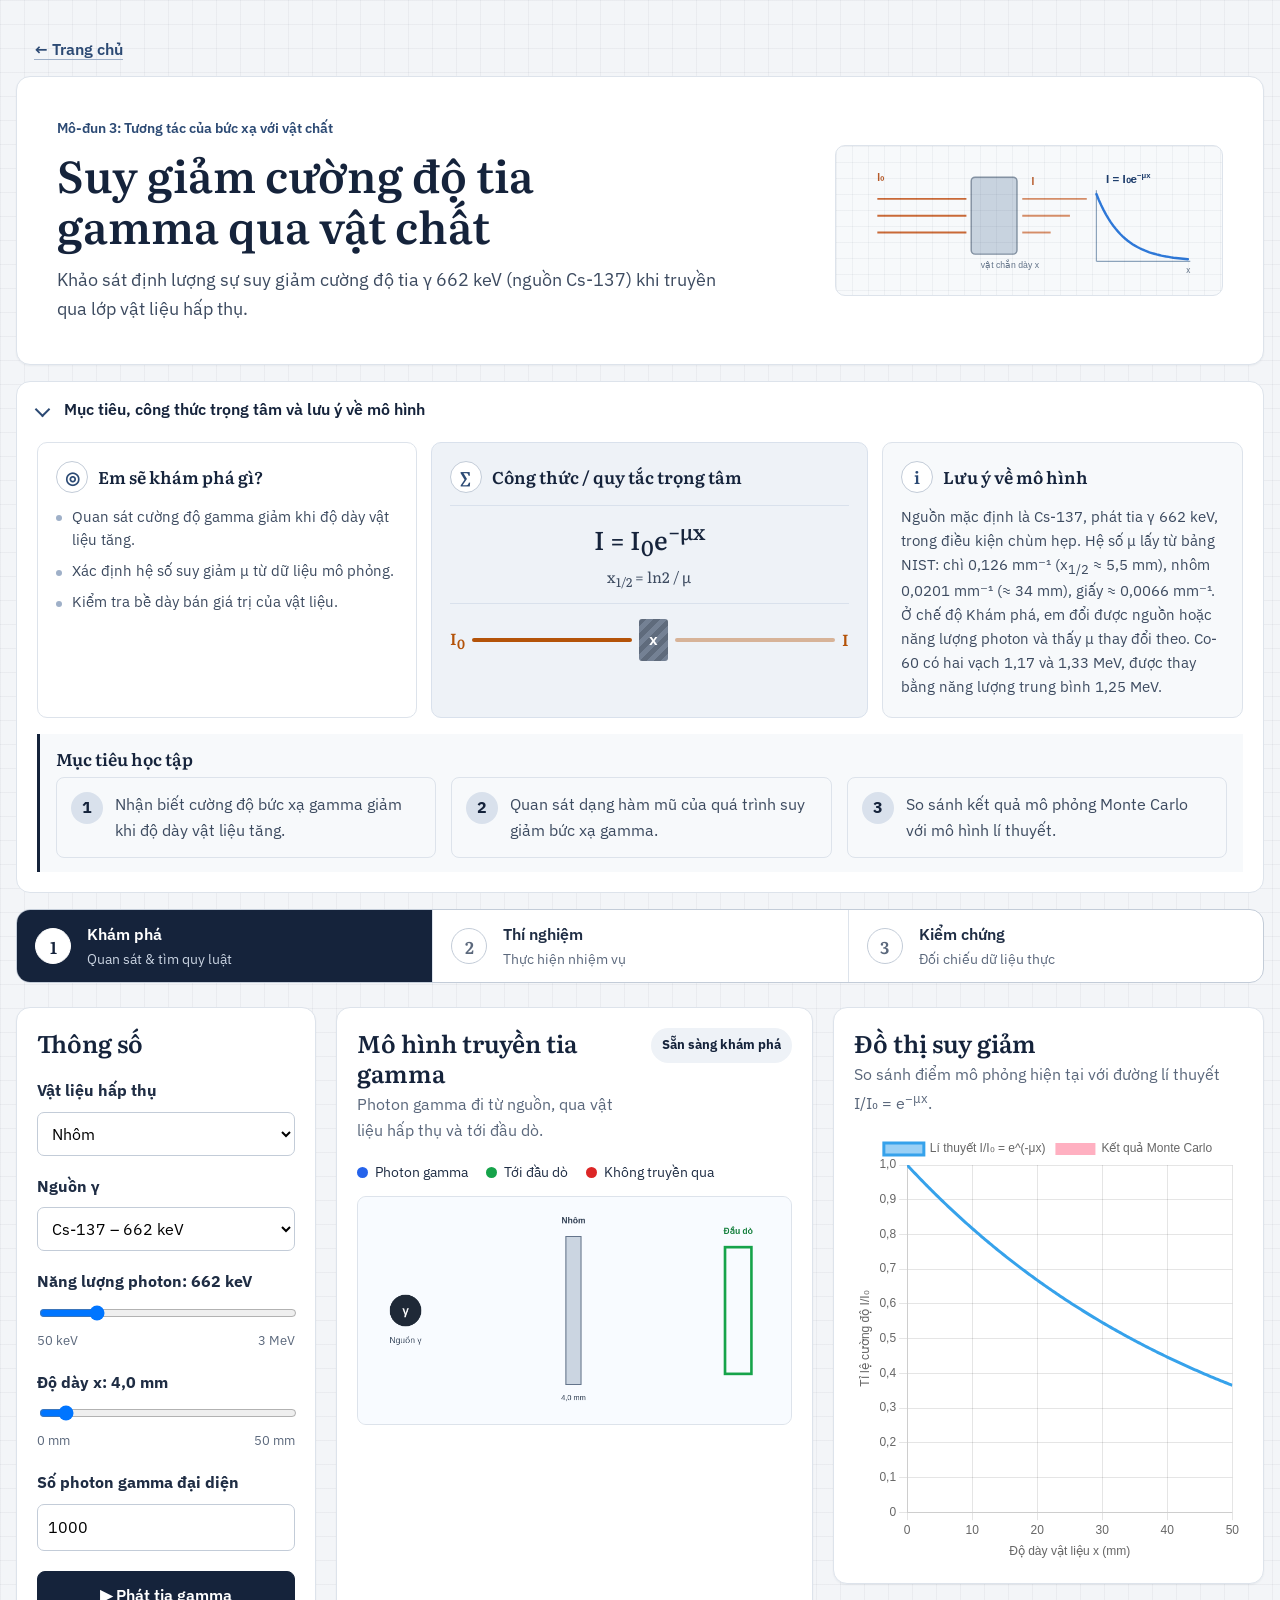
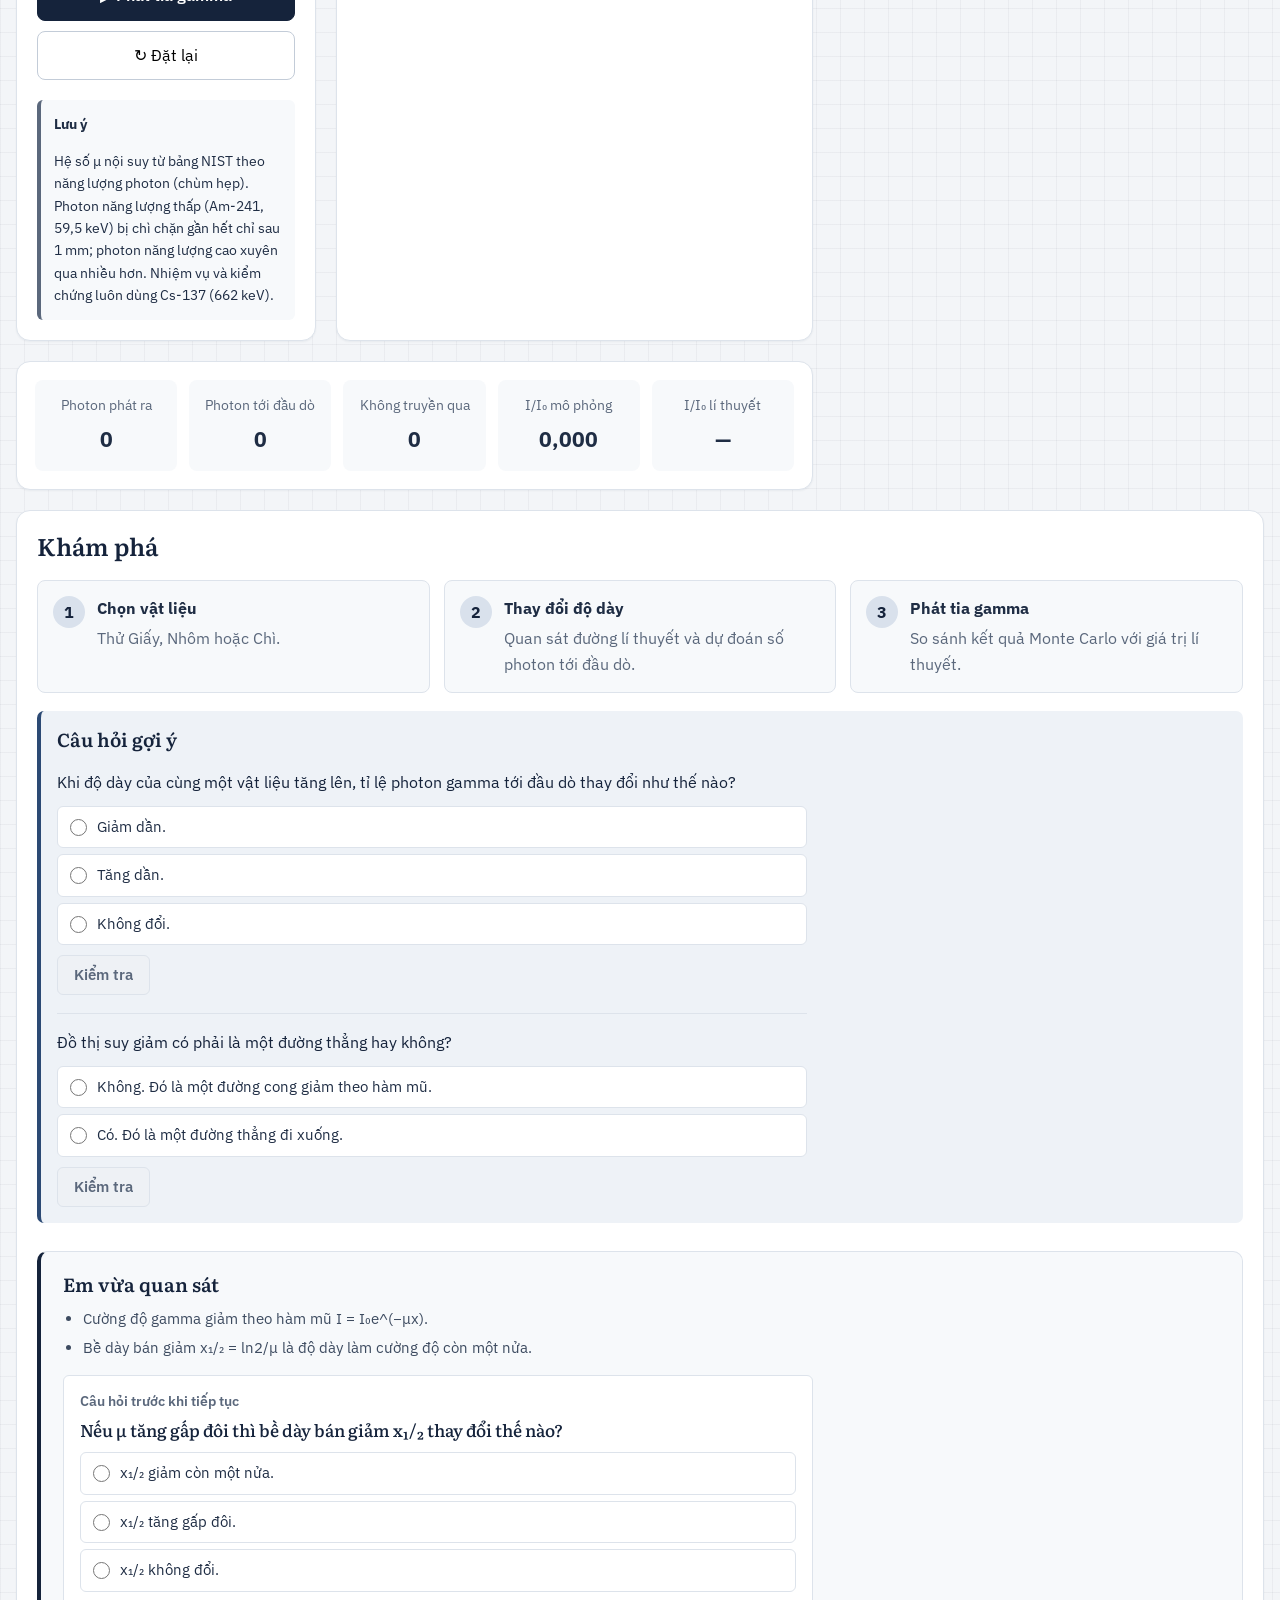
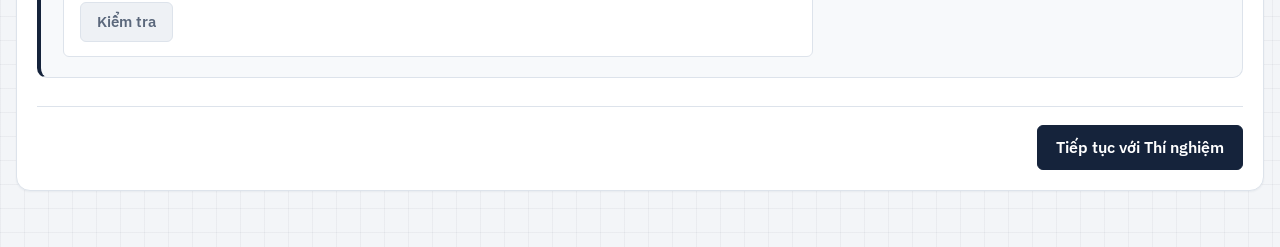
<file: simulations/gamma-attenuation/index.html>
<!DOCTYPE html>

<html lang="vi">
<head>
<meta charset="utf-8"/>
<meta content="width=device-width, initial-scale=1.0" name="viewport"/>
<title>
        Suy giảm cường độ tia gamma qua vật chất
    </title>
<link href="data:," rel="icon"/>
<link href="../../assets/shared/tokens.css?v=2" rel="stylesheet"/>
<link href="css/style.css?v=8" rel="stylesheet"/>
<link href="../../assets/shared/lesson-ui.css?v=6" rel="stylesheet"/>
<link href="../../assets/shared/real-data.css?v=5" rel="stylesheet"/></head>
<body class="lesson-ui">
<div class="container">
<!-- =====================================================
         ĐIỀU HƯỚNG
    ====================================================== -->
<div class="top-navigation">
<a aria-label="Trở về trang chủ Phòng thí nghiệm Vật lí hạt nhân trực tuyến" class="home-link" href="../../index.html">← Trang chủ</a>
</div>
<!-- =====================================================
         HEADER
    ====================================================== -->
<header class="page-header lesson-hero">
<div class="lesson-hero-copy">
<p class="lesson-label">Mô-đun 3: Tương tác của bức xạ với vật chất</p>
<h1>Suy giảm cường độ tia gamma qua vật chất</h1>
<p class="page-description">Khảo sát định lượng sự suy giảm cường độ tia γ 662 keV (nguồn Cs-137) khi truyền qua lớp vật liệu hấp thụ.</p>
</div>
<div aria-hidden="true" class="lesson-hero-visual">
<img alt="" src="../../assets/images/cards/gamma-attenuation.svg?v=4"/>
</div>
</header><section aria-label="Tổng quan trực quan của bài học" class="lesson-visual-overview">
<article class="lesson-insight-card lesson-discovery-card">
<div class="lesson-insight-heading"><span aria-hidden="true" class="lesson-insight-icon">◎</span><div><span class="lesson-insight-kicker">ĐỊNH HƯỚNG</span><h2>Em sẽ khám phá gì?</h2></div></div>
<ul class="lesson-mini-list"><li>Quan sát cường độ gamma giảm khi độ dày vật liệu tăng.</li><li>Xác định hệ số suy giảm μ từ dữ liệu mô phỏng.</li><li>Kiểm tra bề dày bán giá trị của vật liệu.</li></ul>
</article>
<article class="lesson-insight-card lesson-formula-card">
<div class="lesson-insight-heading"><span aria-hidden="true" class="lesson-insight-icon formula-icon">∑</span><div><span class="lesson-insight-kicker">GHI NHỚ</span><h2>Công thức / quy tắc trọng tâm</h2></div></div>
<div class="lesson-formula-wrap"><div class="lesson-formula-main">I = I<sub>0</sub>e<sup>−μx</sup></div><div class="lesson-formula-secondary">x<sub>1/2</sub> = ln2 / μ</div></div>
<div class="lesson-mini-visual"><div aria-label="Chùm gamma suy giảm sau khi qua lớp vật liệu" class="gamma-beam-visual"><span class="beam-source">I<sub>0</sub></span><span class="beam-line strong"></span><span class="shield-block">x</span><span class="beam-line weak"></span><span class="beam-source">I</span></div></div>
</article>
<article class="lesson-insight-card lesson-model-card">
<div class="lesson-insight-heading"><span aria-hidden="true" class="lesson-insight-icon note-icon">i</span><div><span class="lesson-insight-kicker">KHOA HỌC</span><h2>Lưu ý về mô hình</h2></div></div>
<p>Nguồn mặc định là Cs-137, phát tia γ 662 keV, trong điều kiện chùm hẹp. Hệ số μ lấy từ bảng NIST: chì 0,126 mm⁻¹ (x<sub>1/2</sub> ≈ 5,5 mm), nhôm 0,0201 mm⁻¹ (≈ 34 mm), giấy ≈ 0,0066 mm⁻¹. Ở chế độ Khám phá, em đổi được nguồn hoặc năng lượng photon và thấy μ thay đổi theo. Co-60 có hai vạch 1,17 và 1,33 MeV, được thay bằng năng lượng trung bình 1,25 MeV.</p>
</article>
</section>
<!-- =====================================================
         MỤC TIÊU
    ====================================================== -->
<section class="learning-goals">
<h2>
            Mục tiêu học tập
        </h2>
<div class="goal-grid">
<div class="goal-card">
<strong>
                    1
                </strong>
<p>
                    Nhận biết cường độ bức xạ gamma
                    giảm khi độ dày vật liệu tăng.
                </p>
</div>
<div class="goal-card">
<strong>
                    2
                </strong>
<p>
                    Quan sát dạng hàm mũ của quá trình
                    suy giảm bức xạ gamma.
                </p>
</div>
<div class="goal-card">
<strong>
                    3
                </strong>
<p>
                    So sánh kết quả mô phỏng Monte Carlo
                    với mô hình lí thuyết.
                </p>
</div>
</div>
</section>
<!-- =====================================================
         CHỌN CHẾ ĐỘ
    ====================================================== -->
<nav aria-label="Chọn chế độ học tập" class="mode-navigation">
<button aria-pressed="true" class="mode-button active" id="exploreModeButton" type="button"><span class="mode-icon"><svg aria-hidden="true" fill="none" viewbox="0 0 24 24"><circle cx="11" cy="11" r="6.5" stroke-width="2"></circle><path d="m16 16 4 4" stroke-linecap="round" stroke-width="2"></path><path d="M8.5 11h5M11 8.5v5" stroke-linecap="round" stroke-width="1.6"></path></svg></span><span class="mode-title">Khám phá</span><span class="mode-subtitle">Quan sát &amp; tìm quy luật</span></button>
<button aria-pressed="false" class="mode-button" id="experimentModeButton" type="button"><span class="mode-icon"><svg aria-hidden="true" fill="none" viewbox="0 0 24 24"><path d="M9 3h6M10 3v6l-5 8.2A2.5 2.5 0 0 0 7.1 21h9.8a2.5 2.5 0 0 0 2.1-3.8L14 9V3" stroke-linecap="round" stroke-linejoin="round" stroke-width="2"></path><path d="M7.5 16h9" stroke-linecap="round" stroke-width="1.7"></path></svg></span><span class="mode-title">Thí nghiệm</span><span class="mode-subtitle">Thực hiện nhiệm vụ</span></button>
<button aria-pressed="false" class="mode-button" id="validationModeButton" type="button"><span class="mode-icon"><svg aria-hidden="true" fill="none" viewbox="0 0 24 24"><path d="M5 12.5 9.2 17 19 7" stroke-linecap="round" stroke-linejoin="round" stroke-width="2.2"></path><circle cx="12" cy="12" r="9" stroke-width="1.6"></circle></svg></span><span class="mode-title">Kiểm chứng</span><span class="mode-subtitle">Đối chiếu dữ liệu thực</span></button>
</nav>
<!-- =====================================================
         KHU MÔ PHỎNG
    ====================================================== -->
<section class="simulation-layout">
<!-- =================================================
             BẢNG ĐIỀU KHIỂN
        ================================================== -->
<aside class="control-panel">
<h2>
                Thông số
            </h2>
<div class="control-group">
<label for="materialSelect">
                    Vật liệu hấp thụ
                </label>
<select id="materialSelect">
<option value="paper">
                        Giấy
                    </option>
<option selected="" value="aluminum">
                        Nhôm
                    </option>
<option value="lead">
                        Chì
                    </option>
<option value="water">
                        Nước
                    </option>
</select>
</div>
<div class="control-group">
<label for="sourceSelect">
                    Nguồn γ
                </label>
<select id="sourceSelect"></select>
</div>
<div class="control-group">
<label for="energyInput">
                    Năng lượng photon:
                    <strong id="energyDisplay">662 keV</strong>
</label>
<input id="energyInput" max="3" min="0.05" step="0.01" type="range" value="0.661657"/>
<div class="range-labels">
<span>
                        50 keV
                    </span>
<span>
                        3 MeV
                    </span>
</div>
</div>
<div class="control-group">
<label for="thicknessInput">

                    Độ dày x:

                    <strong id="thicknessDisplay">
                        4,0 mm
                    </strong>
</label>
<input id="thicknessInput" max="50" min="0" step="0.5" type="range" value="4"/>
<div class="range-labels">
<span>
                        0 mm
                    </span>
<span>
                        50 mm
                    </span>
</div>
</div>
<div class="control-group">
<label for="photonCountInput">
                    Số photon gamma đại diện
                </label>
<input id="photonCountInput" max="5000" min="50" step="50" type="number" value="1000"/>
</div>
<div class="advanced-controls" id="advancedControls">
<div class="advanced-box">
<span>
                        Hệ số μ của mô hình
                    </span>
<strong id="muDisplay">
                        —
                    </strong>
</div>
<div class="advanced-box">
<span>
                        Bề dày bán giá trị
                    </span>
<strong id="hvlDisplay">
                        —
                    </strong>
</div>
</div>
<div class="button-group">
<button id="runButton">
                    ▶ Phát tia gamma
                </button>
<button id="resetButton">
                    ↻ Đặt lại
                </button>
</div>
<div class="model-note">
<strong>
                    Lưu ý
                </strong>
<p>
                    Hệ số μ nội suy từ bảng NIST theo năng lượng photon (chùm hẹp).
                    Photon năng lượng thấp (Am-241, 59,5 keV) bị chì chặn gần hết
                    chỉ sau 1 mm; photon năng lượng cao xuyên qua nhiều hơn.
                    Nhiệm vụ và kiểm chứng luôn dùng Cs-137 (662 keV).
                </p>
</div>
</aside>
<!-- =================================================
             MÀN HÌNH MÔ PHỎNG
        ================================================== -->
<section class="simulation-panel">
<div class="simulation-title-row">
<div>
<h2>
                        Mô hình truyền tia gamma
                    </h2>
<p>
                        Photon gamma đi từ nguồn,
                        qua vật liệu hấp thụ
                        và tới đầu dò.
                    </p>
</div>
<span class="status-badge ready" id="statusBadge">
                    Sẵn sàng
                </span>
</div>
<div class="legend">
<span>
<i class="legend-dot moving"></i>
                    Photon gamma
                </span>
<span>
<i class="legend-dot detected"></i>
                    Tới đầu dò
                </span>
<span>
<i class="legend-dot absorbed"></i>
                    Không truyền qua
                </span>
</div>
<canvas height="430" id="simulationCanvas" width="820"></canvas>
</section>
</section>
<!-- =====================================================
         KẾT QUẢ
    ====================================================== -->
<section class="result-panel">
<div class="result-box">
<span>
                Photon phát ra
            </span>
<strong id="emittedDisplay">
                0
            </strong>
</div>
<div class="result-box">
<span>
                Photon tới đầu dò
            </span>
<strong id="transmittedDisplay">
                0
            </strong>
</div>
<div class="result-box">
<span>
                Không truyền qua
            </span>
<strong id="absorbedDisplay">
                0
            </strong>
</div>
<div class="result-box">
<span>
                I/I₀ mô phỏng
            </span>
<strong id="transmissionDisplay">
                0,000
            </strong>
</div>
<div class="result-box">
<span>
                I/I₀ lí thuyết
            </span>
<strong id="theoryDisplay">
                —
            </strong>
</div>
</section>
<!-- =====================================================
         ĐỒ THỊ
    ====================================================== -->
<section class="chart-panel">
<div class="chart-heading">
<h2>
                Đồ thị suy giảm
            </h2>
<p>
                So sánh điểm mô phỏng hiện tại
                với đường lí thuyết
                I/I₀ = e<sup>−μx</sup>.
            </p>
</div>
<div class="chart-container">
<canvas id="attenuationChart"></canvas>
</div>
</section>
<!-- =====================================================
         KHÁM PHÁ
    ====================================================== -->
<section class="mode-panel active" id="explorePanel">
<h2>
            Khám phá
        </h2>
<div class="explore-steps">
<div class="explore-step">
<span class="step-number">
                    1
                </span>
<div>
<strong>
                        Chọn vật liệu
                    </strong>
<p>
                        Thử Giấy, Nhôm hoặc Chì.
                    </p>
</div>
</div>
<div class="explore-step">
<span class="step-number">
                    2
                </span>
<div>
<strong>
                        Thay đổi độ dày
                    </strong>
<p>
                        Quan sát đường lí thuyết
                        và dự đoán số photon tới đầu dò.
                    </p>
</div>
</div>
<div class="explore-step">
<span class="step-number">
                    3
                </span>
<div>
<strong>
                        Phát tia gamma
                    </strong>
<p>
                        So sánh kết quả Monte Carlo
                        với giá trị lí thuyết.
                    </p>
</div>
</div>
</div>
<div class="question-card">
<h3>
                Câu hỏi gợi ý
            </h3>
<div class="quick-check" data-check="ga-kp-1">
<p class="qc-prompt">
Khi độ dày của cùng một vật liệu tăng lên,
                tỉ lệ photon gamma tới đầu dò thay đổi như thế nào?
</p>
</div>
<div class="quick-check" data-check="ga-kp-2">
<p class="qc-prompt">
Đồ thị suy giảm có phải là một đường thẳng hay không?
</p>
</div>
</div>
</section>
<!-- =====================================================
         THÍ NGHIỆM - KHUNG SẴN
    ====================================================== -->
<section class="mode-panel" id="experimentPanel">
<h2>
        Thí nghiệm ảo
    </h2>
<p>
        Thực hiện các nhiệm vụ định lượng để khảo sát
        quy luật suy giảm cường độ tia gamma
        và xử lí dữ liệu mô phỏng.
    </p>
<!-- =================================================
         NHIỆM VỤ 1
    ================================================== -->
<div class="experiment-task" id="task1Card">
<h3>
            Nhiệm vụ 1:
            Khảo sát I/I₀ theo độ dày vật liệu
        </h3>
<p>
            Giữ cố định bức xạ gamma,
            vật liệu <strong>Chì</strong>
            và số photon ban đầu
            <strong>N₀ = 1000</strong>.
            Thay đổi độ dày lớp chì và ghi nhận
            tỉ lệ photon tới đầu dò.
        </p>
<div class="task-condition-grid">
<div class="task-condition-box">
<span>
                    Bức xạ
                </span>
<strong>
                    γ
                </strong>
</div>
<div class="task-condition-box">
<span>
                    Vật liệu
                </span>
<strong>
                    Chì
                </strong>
</div>
<div class="task-condition-box">
<span>
                    Photon mỗi lần
                </span>
<strong>
                    1000
                </strong>
</div>
</div>
<div class="task-question">
<strong>
                Dự đoán trước khi chạy:
            </strong>
<div class="quick-check" data-check="ga-du-doan-1">
<p class="qc-prompt">
Khi độ dày lớp chì tăng dần,
                tỉ lệ I/I₀ sẽ giảm theo đường thẳng
                hay theo một đường cong?
</p>
</div>
</div>
<div class="task-button-group">
<button id="setupTask1Button">
                Thiết lập nhiệm vụ
            </button>
<button disabled="" id="runTask1Button">
                Chạy khảo sát
            </button>
</div>
<div class="experiment-feedback">
<p>
<strong>
                    Trạng thái:
                </strong>
<span id="task1Status">
                    Chưa thiết lập
                </span>
</p>
<div hidden="" id="task1Result">
<h4>
                    Bảng số liệu
                </h4>
<div class="table-wrapper">
<table>
<thead>
<tr>
<th>
                                    x (mm)
                                </th>
<th>
                                    N₀
                                </th>
<th>
                                    N mô phỏng
                                </th>
<th>
                                    I/I₀ mô phỏng
                                </th>
<th>
                                    I/I₀ lí thuyết
                                </th>
</tr>
</thead>
<tbody id="task1TableBody">
</tbody>
</table>
</div>
<div class="task1-chart-section">
<h4>
                        Đồ thị suy giảm
                    </h4>
<p>
                        Các điểm biểu diễn kết quả Monte Carlo.
                        Đường liên tục biểu diễn
                        I/I₀ = e<sup>−μx</sup>.
                    </p>
<div class="task1-chart-container">
<canvas id="task1Chart"></canvas>
</div>
</div>
<div class="task-conclusion">
<h4>
                        Nhận xét
                    </h4>
<p id="task1Conclusion">
</p>
</div>
<div class="task-question">
<strong>
                        Câu hỏi suy nghĩ:
                    </strong>
<div class="quick-check" data-check="ga-suy-nghi-1">
<p class="qc-prompt">
Khoảng giảm của I/I₀ khi tăng thêm
                        1 mm chì có giống nhau tại mọi độ dày không?
                        Kết quả này cho biết gì về dạng của quy luật suy giảm?
</p>
</div>
</div>
</div>
</div>
</div>
<!-- =================================================
         NHIỆM VỤ 2
    ================================================== -->
<div class="experiment-task" id="task2Card">
<h3>
        Nhiệm vụ 2:
        Xác định hệ số suy giảm μ từ dữ liệu mô phỏng
    </h3>
<p>
        Sử dụng dữ liệu Monte Carlo của
        <strong>Nhiệm vụ 1</strong>,
        biến đổi tỉ lệ cường độ theo:
    </p>
<div class="task-formula">

        ln(I/I₀) = −μx

    </div>
<p>
        Sau đó khảo sát đồ thị
        <strong>ln(I/I₀) theo x</strong>
        và xác định μ từ hệ số góc của đường hồi quy.
    </p>
<div class="task-question">
<strong>
            Dự đoán:
        </strong>
<div class="quick-check" data-check="ga-du-doan-2">
<p class="qc-prompt">
Nếu quy luật suy giảm có dạng hàm mũ,
            đồ thị ln(I/I₀) theo x sẽ có dạng như thế nào?
</p>
</div>
</div>
<div class="task-button-group">
<button id="setupTask2Button">
            Lấy dữ liệu Nhiệm vụ 1
        </button>
<button disabled="" id="runTask2Button">
            Xử lí dữ liệu và xác định μ
        </button>
</div>
<div class="experiment-feedback">
<p>
<strong>
                Trạng thái:
            </strong>
<span id="task2Status">
                Chưa lấy dữ liệu
            </span>
</p>
<div hidden="" id="task2Result">
<h4>
                Bảng dữ liệu biến đổi
            </h4>
<div class="table-wrapper">
<table>
<thead>
<tr>
<th>
                                x (mm)
                            </th>
<th>
                                I/I₀ mô phỏng
                            </th>
<th>
                                ln(I/I₀)
                            </th>
</tr>
</thead>
<tbody id="task2TableBody">
</tbody>
</table>
</div>
<div class="task2-chart-section">
<h4>
                    Đồ thị tuyến tính hóa
                </h4>
<p>
                    Các điểm là dữ liệu Monte Carlo.
                    Đường thẳng biểu diễn kết quả hồi quy tuyến tính.
                </p>
<div class="task2-chart-container">
<canvas id="task2Chart"></canvas>
</div>
</div>
<div class="regression-summary">
<div class="regression-box">
<span>
                        Phương trình hồi quy
                    </span>
<strong id="task2Equation">
                        —
                    </strong>
</div>
<div class="regression-box">
<span>
                        μ xác định từ mô phỏng
                    </span>
<strong id="task2MuExperimental">
                        —
                    </strong>
</div>
<div class="regression-box">
<span>
                        μ của mô hình
                    </span>
<strong id="task2MuModel">
                        0,126 mm⁻¹
                    </strong>
</div>
<div class="regression-box">
<span>
                        R²
                    </span>
<strong id="task2R2">
                        —
                    </strong>
</div>
<div class="regression-box">
<span>
                        Sai lệch tương đối
                    </span>
<strong id="task2RelativeError">
                        —
                    </strong>
</div>
</div>
<div class="task-conclusion">
<h4>
                    Nhận xét
                </h4>
<p id="task2Conclusion">
</p>
</div>
<div class="task-question">
<strong>
                    Câu hỏi suy nghĩ:
                </strong>
<div class="quick-check" data-check="ga-suy-nghi-2">
<p class="qc-prompt">
Vì sao đường cong I/I₀ theo x
                    trở thành gần đường thẳng
                    khi biểu diễn ln(I/I₀) theo x?
                    Hệ số góc của đường thẳng mang ý nghĩa vật lí gì?
</p>
</div>
</div>
</div>
</div>
</div>
<!-- =================================================
         NHIỆM VỤ 3
    ================================================== -->
<div class="experiment-task" id="task3Card">
<h3>
        Nhiệm vụ 3:
        Xác định và kiểm tra bề dày bán giá trị
    </h3>
<p>
        Sử dụng hệ số suy giảm
        <strong>μ xác định từ Nhiệm vụ 2</strong>
        để tính bề dày bán giá trị:
    </p>
<div class="task-formula">
        x₁/₂ = ln2 / μ
    </div>
<p>
        Sau đó thực hiện nhiều phép mô phỏng tại
        độ dày vừa xác định để kiểm tra xem
        cường độ bức xạ gamma có giảm còn gần một nửa hay không.
    </p>
<div class="task-question">
<strong>
            Dự đoán:
        </strong>
<div class="quick-check" data-check="ga-du-doan-3">
<p class="qc-prompt">
Nếu x = x₁/₂ thì giá trị I/I₀
            trong mỗi lần mô phỏng có bắt buộc
            đúng bằng 0,500 hay không?
</p>
</div>
</div>
<div class="task-button-group">
<button id="setupTask3Button">
            Tính bề dày bán giá trị
        </button>
<button disabled="" id="runTask3Button">
            Kiểm tra bằng mô phỏng
        </button>
</div>
<div class="experiment-feedback">
<p>
<strong>
                Trạng thái:
            </strong>
<span id="task3Status">
                Chưa có dữ liệu từ Nhiệm vụ 2
            </span>
</p>
<div hidden="" id="task3Result">
<div class="hvl-summary">
<div class="hvl-box">
<span>
                        μ từ mô phỏng
                    </span>
<strong id="task3MuExperimental">
                        —
                    </strong>
</div>
<div class="hvl-box">
<span>
                        x₁/₂ từ μ mô phỏng
                    </span>
<strong id="task3HvlExperimental">
                        —
                    </strong>
</div>
<div class="hvl-box">
<span>
                        x₁/₂ của mô hình
                    </span>
<strong id="task3HvlModel">
                        —
                    </strong>
</div>
<div class="hvl-box">
<span>
                        Sai lệch x₁/₂
                    </span>
<strong id="task3HvlError">
                        —
                    </strong>
</div>
</div>
<h4>
                Kiểm tra Monte Carlo tại x = x₁/₂
            </h4>
<p>
                Chương trình thực hiện 5 phép mô phỏng độc lập,
                mỗi phép sử dụng 2000 photon gamma.
            </p>
<div class="table-wrapper">
<table>
<thead>
<tr>
<th>
                                Lần
                            </th>
<th>
                                N₀
                            </th>
<th>
                                N tới đầu dò
                            </th>
<th>
                                I/I₀
                            </th>
</tr>
</thead>
<tbody id="task3TableBody">
</tbody>
</table>
</div>
<div class="task3-result-summary">
<div class="hvl-box">
<span>
                        I/I₀ trung bình
                    </span>
<strong id="task3AverageRatio">
                        —
                    </strong>
</div>
<div class="hvl-box">
<span>
                        Giá trị mục tiêu
                    </span>
<strong>
                        0,500
                    </strong>
</div>
<div class="hvl-box">
<span>
                        Lí thuyết mô hình tại x₁/₂,TN
                    </span>
<strong id="task3TheoryRatio">
                        —
                    </strong>
</div>
</div>
<div class="task3-chart-section">
<h4>
                    Dao động của các lần mô phỏng
                </h4>
<p>
                    Các điểm biểu diễn I/I₀ của từng lần.
                    Đường ngang biểu diễn giá trị 0,500.
                </p>
<div class="task3-chart-container">
<canvas id="task3Chart"></canvas>
</div>
</div>
<div class="task-conclusion">
<h4>
                    Nhận xét
                </h4>
<p id="task3Conclusion">
</p>
</div>
<div class="task-question">
<strong>
                    Câu hỏi suy nghĩ:
                </strong>
<div class="quick-check" data-check="ga-suy-nghi-3">
<p class="qc-prompt">
Tại sao các lần mô phỏng riêng lẻ
                    dao động quanh 0,500 thay vì đều bằng
                    chính xác 0,500?
</p>
</div>
</div>
</div>
</div>
</div>
</section>
<!-- =====================================================
         KIỂM CHỨNG - KHUNG SẴN
    ====================================================== -->
<section class="mode-panel validation-panel" id="validationPanel">
<h2>
        Kiểm chứng mô hình
    </h2>
<p>
        Chế độ này kiểm tra độ ổn định của quá trình
        xác định hệ số suy giảm μ từ dữ liệu Monte Carlo.
    </p>
<div class="validation-explanation">
<h3>
            Quy trình kiểm chứng
        </h3>
<p>
            Mỗi bộ dữ liệu gồm các phép mô phỏng tại
            x = 0, 2, 4, 6, 8, 10, 12, 15 và 20 mm.
            Với mỗi độ dày, chương trình sử dụng
            1000 photon gamma.
        </p>
<p>
            Từ mỗi bộ dữ liệu, chương trình thực hiện hồi quy:
        </p>
<div class="task-formula">
            ln(I/I₀) = a − μx
        </div>
<p>
            Sau đó giá trị μ thu được từ nhiều bộ dữ liệu
            độc lập được so sánh với giá trị của mô hình.
        </p>
</div>
<div class="validation-controls">
<div class="validation-control-group">
<label for="validationRepeatCount">
                Số bộ dữ liệu độc lập
            </label>
<select id="validationRepeatCount">
<option value="20">
                    20 bộ
                </option>
<option selected="" value="50">
                    50 bộ
                </option>
<option value="100">
                    100 bộ
                </option>
<option value="200">
                    200 bộ
                </option>
</select>
</div>
<button id="runValidationButton">
            Chạy kiểm chứng
        </button>
</div>
<div class="validation-summary">
<div class="validation-summary-box">
<span>
                Trạng thái
            </span>
<strong id="validationStatus">
                Chưa chạy
            </strong>
</div>
<div class="validation-summary-box">
<span>
                μ trung bình
            </span>
<strong id="validationMeanMu">
                —
            </strong>
</div>
<div class="validation-summary-box">
<span>
                Độ lệch chuẩn
            </span>
<strong id="validationSdMu">
                —
            </strong>
</div>
<div class="validation-summary-box">
<span>
                Sai lệch tương đối
            </span>
<strong id="validationRelativeError">
                —
            </strong>
</div>
<div class="validation-summary-box">
<span>
                R² trung bình
            </span>
<strong id="validationMeanR2">
                —
            </strong>
</div>
</div>
<div hidden="" id="validationResult">
<div class="validation-chart-section">
<h3>
                Giá trị μ qua các lần kiểm chứng
            </h3>
<p>
                Mỗi điểm biểu diễn μ xác định từ
                một bộ dữ liệu Monte Carlo độc lập.
                Đường ngang biểu diễn μ của mô hình.
            </p>
<div class="validation-chart-container">
<canvas id="validationChart"></canvas>
</div>
</div>
<div class="validation-table-section">
<h3>
                Bảng kết quả
            </h3>
<div class="validation-table-wrapper">
<table>
<thead>
<tr>
<th>
                                Bộ dữ liệu
                            </th>
<th>
                                μ xác định (mm⁻¹)
                            </th>
<th>
                                R²
                            </th>
<th>
                                Sai lệch μ (%)
                            </th>
</tr>
</thead>
<tbody id="validationTableBody">
</tbody>
</table>
</div>
</div>
<div class="validation-conclusion">
<h3>
                Nhận xét
            </h3>
<p id="validationConclusion">
</p>
</div>
</div>
<div class="validation-model-note">
<h3>
            Giá trị tham chiếu của mô hình
        </h3>
<p>
            Với lớp chì trong mô hình giáo dục hiện tại:
        </p>
<div class="task-formula">
            μ = 0,126 mm⁻¹ (chì, 662 keV, theo NIST)
        </div>
<p>
            Mục tiêu của kiểm chứng không phải làm cho
            mọi lần mô phỏng đều cho đúng 0,126 mm⁻¹,
            mà kiểm tra xem các giá trị thu được có
            dao động thống kê quanh giá trị này hay không.
        </p>
</div>
<!-- =================================================
         NGUỒN BÍ ẨN: XÁC ĐỊNH NGUỒN TỪ μ ĐO ĐƯỢC
    ================================================== -->
<section aria-labelledby="mysteryTitle" class="mystery-source">
<h2 id="mysteryTitle">
            Nguồn bí ẩn
        </h2>
<p>
            Chương trình chọn ngẫu nhiên một trong bốn nguồn γ và giấu tên nguồn.
            Em đo tỉ lệ I/I₀ qua lớp chì hoặc nhôm, tính μ = −ln(I/I₀)/x,
            rồi so với bảng μ tham chiếu để tìm ra nguồn.
        </p>
<div class="mystery-controls">
<label for="mysteryMaterial">
                Vật liệu
            </label>
<select id="mysteryMaterial">
<option value="lead">
                    Chì
                </option>
<option value="aluminum">
                    Nhôm
                </option>
</select>
<label for="mysteryThickness">
                Độ dày x (mm)
            </label>
<input id="mysteryThickness" inputmode="decimal" max="50" min="0.1" step="0.1" type="number" value="2"/>
<button id="mysteryMeasureButton" type="button">
                Đo (10 000 photon)
            </button>
<button id="mysteryNewButton" type="button">
                Lấy nguồn khác
            </button>
</div>
<p class="mystery-status" id="mysteryStatus" role="status" aria-live="polite"></p>
<div class="validation-table-wrapper">
<table>
<thead>
<tr>
<th>
                        Vật liệu
                    </th>
<th>
                        x (mm)
                    </th>
<th>
                        Số photon tới đầu dò
                    </th>
<th>
                        I/I₀
                    </th>
<th>
                        μ = −ln(I/I₀)/x (mm⁻¹)
                    </th>
</tr>
</thead>
<tbody id="mysteryTableBody">
</tbody>
</table>
</div>
<h4>
            Bảng μ tham chiếu (NIST)
        </h4>
<div class="validation-table-wrapper">
<table>
<thead>
<tr>
<th>
                        Nguồn
                    </th>
<th>
                        Năng lượng
                    </th>
<th>
                        μ của chì (mm⁻¹)
                    </th>
<th>
                        μ của nhôm (mm⁻¹)
                    </th>
</tr>
</thead>
<tbody id="mysteryReferenceBody">
</tbody>
</table>
</div>
<fieldset class="mystery-answer">
<legend>
                Nguồn bí ẩn là nguồn nào?
            </legend>
<div id="mysteryOptions">
</div>
<button id="mysteryCheckButton" type="button" disabled="">
                Kiểm tra
            </button>
</fieldset>
<p class="mystery-feedback" id="mysteryFeedback" role="status" aria-live="polite" hidden=""></p>
</section>
</section>

</div>
<script src="../../assets/vendor/chartjs/chart.umd.min.js?v=4.4.1"></script>
<script src="../../assets/shared/format.js?v=2"></script>
<script src="../../assets/shared/gamma-mu-data.js?v=3"></script>
<script src="js/physics.js?v=10"></script>
<script src="js/simulation.js?v=5"></script>
<script src="js/app.js?v=12"></script>
<script src="../../assets/shared/real-data.js?v=3"></script>
<script src="js/real-data.js?v=2"></script>
<script src="js/mystery-source.js?v=3"></script>
<script src="../../assets/shared/quick-check.js?v=2"></script>
<script src="js/questions.js?v=2"></script>
<script src="../../assets/shared/lesson-ui.js?v=6"></script></body>
</html>
</file>
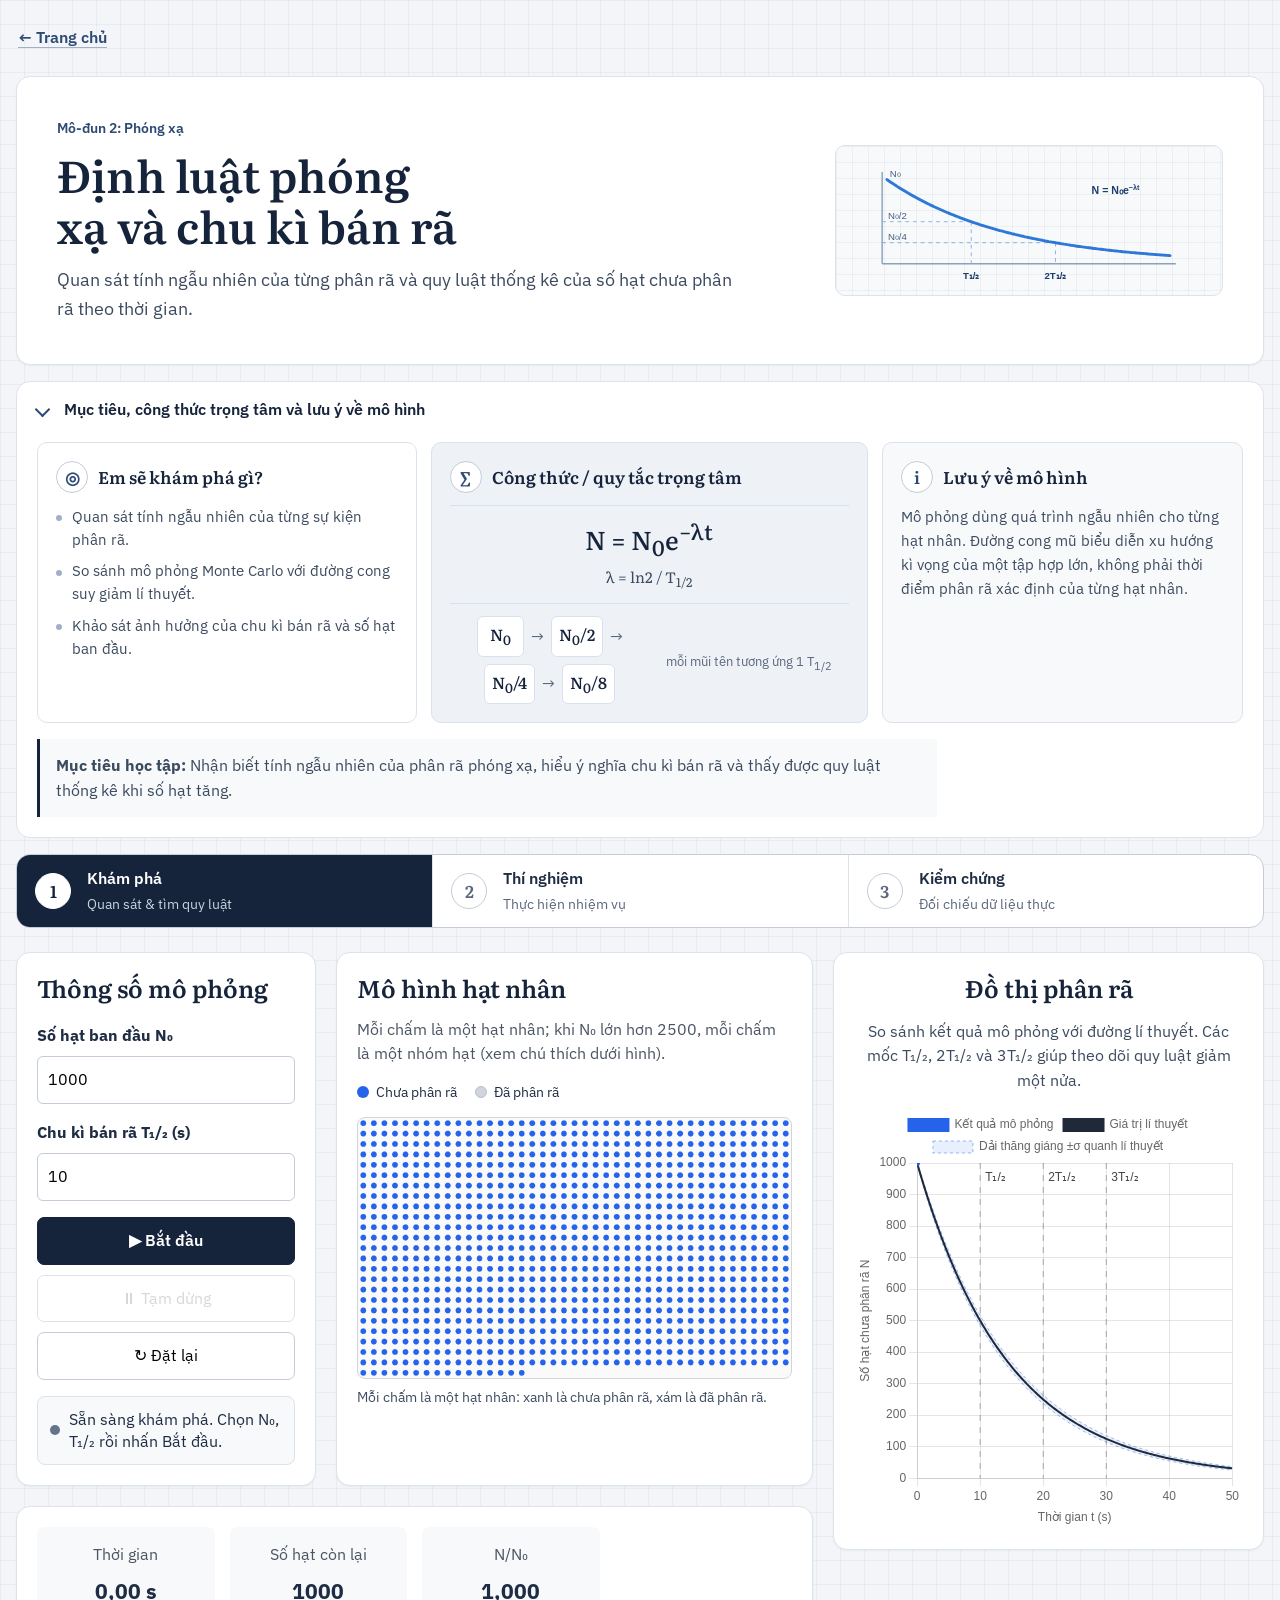
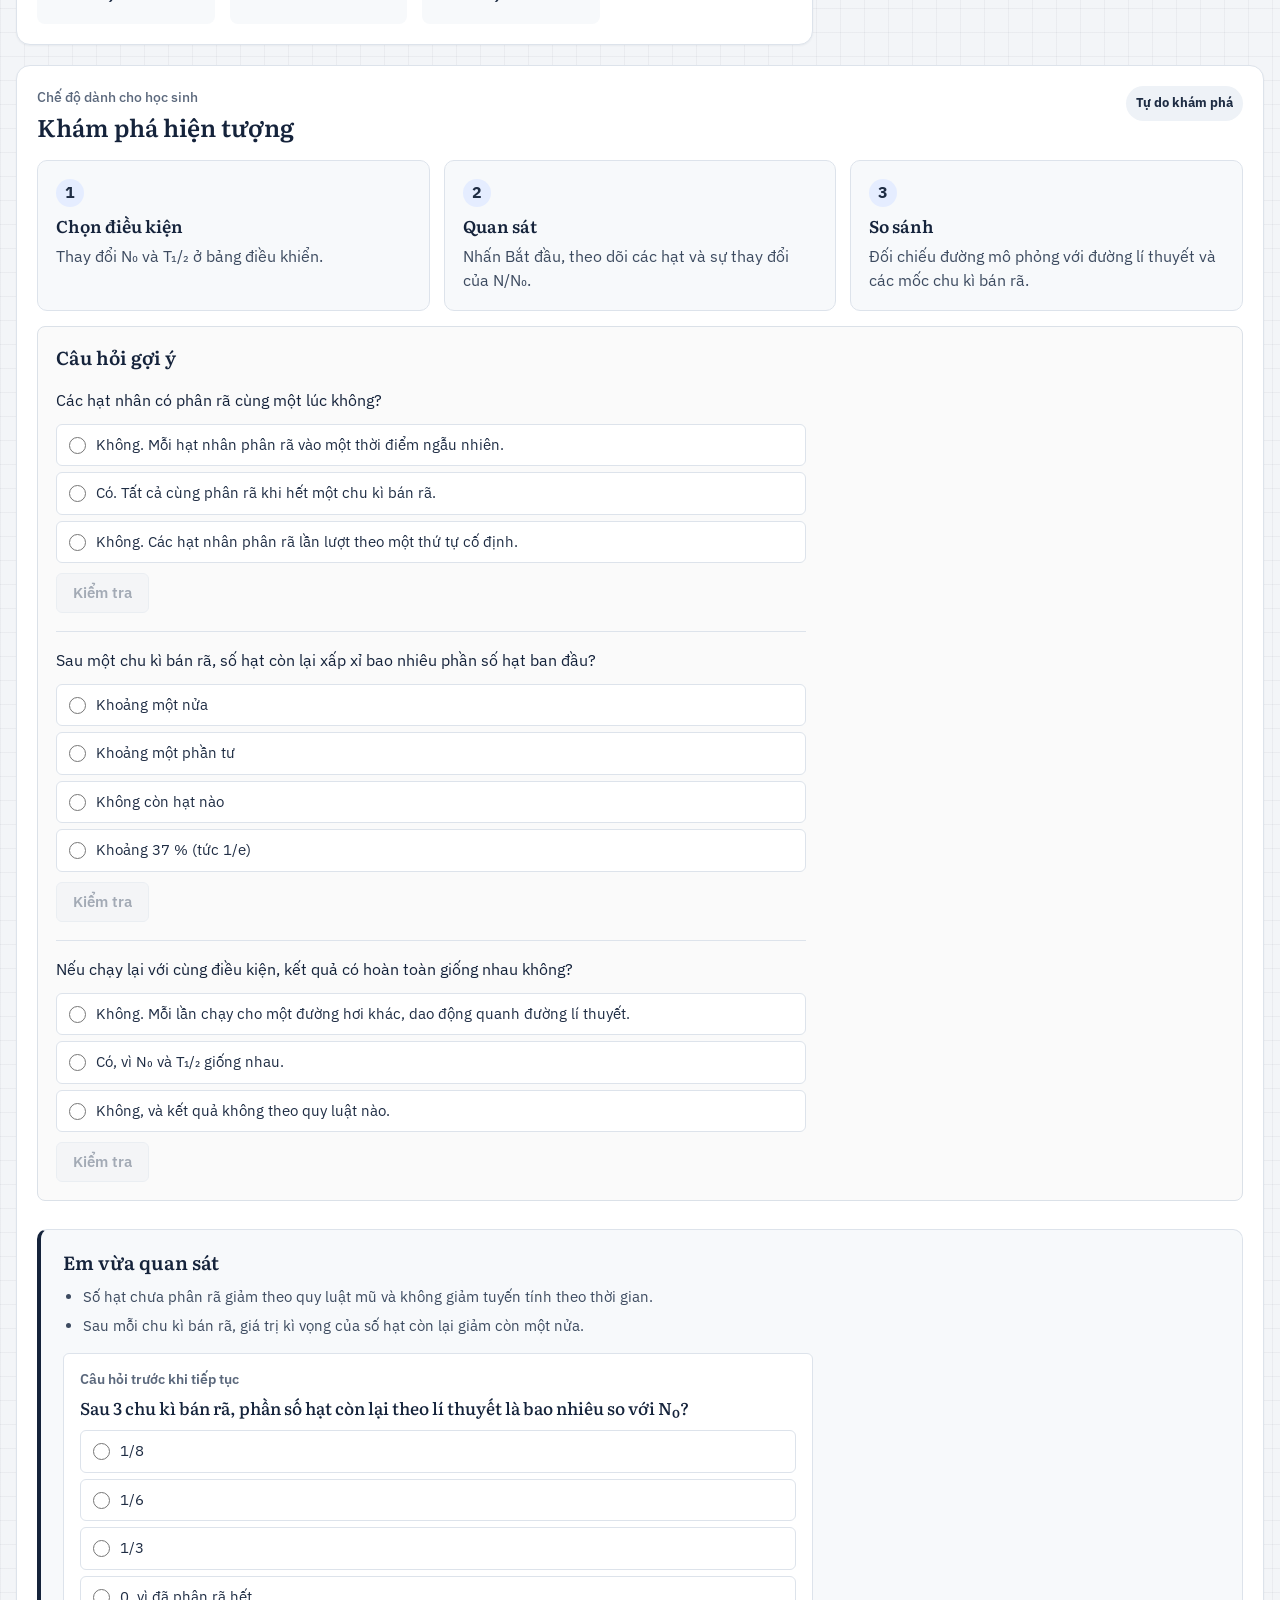
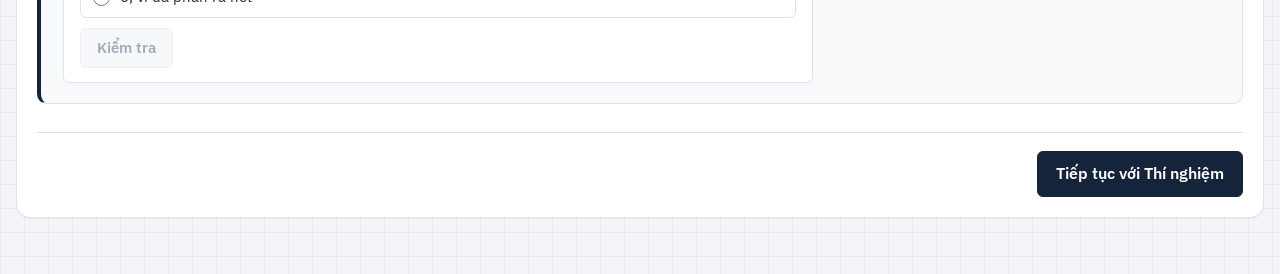
<file: simulations/half-life/index.html>
<!DOCTYPE html>

<html lang="vi">
<head>
<meta charset="utf-8"/>
<meta content="width=device-width, initial-scale=1.0" name="viewport"/>
<title>Mô phỏng định luật phóng xạ và chu kì bán rã</title>
<link href="data:," rel="icon"/>
<link href="../../assets/shared/tokens.css?v=2" rel="stylesheet"/>
<link href="css/style.css?v=18" rel="stylesheet"/>
<link href="../../assets/shared/lesson-ui.css?v=6" rel="stylesheet"/>
<link href="../../assets/shared/real-data.css?v=5" rel="stylesheet"/></head>
<body class="lesson-ui">
<div class="top-navigation">
<a aria-label="Trở về trang chủ Phòng thí nghiệm Vật lí hạt nhân trực tuyến" class="home-link" href="../../index.html">← Trang chủ</a>
</div>
<div class="container">
<header class="page-header lesson-hero">
<div class="lesson-hero-copy">
<p class="lesson-label">Mô-đun 2: Phóng xạ</p>
<h1>Định luật phóng xạ và chu kì bán rã</h1>
<p class="page-description">Quan sát tính ngẫu nhiên của từng phân rã và quy luật thống kê của số hạt chưa phân rã theo thời gian.</p>
</div>
<div aria-hidden="true" class="lesson-hero-visual">
<img alt="" src="../../assets/images/cards/half-life.svg?v=4"/>
</div>
</header><section aria-label="Tổng quan trực quan của bài học" class="lesson-visual-overview">
<article class="lesson-insight-card lesson-discovery-card">
<div class="lesson-insight-heading"><span aria-hidden="true" class="lesson-insight-icon">◎</span><div><span class="lesson-insight-kicker">ĐỊNH HƯỚNG</span><h2>Em sẽ khám phá gì?</h2></div></div>
<ul class="lesson-mini-list"><li>Quan sát tính ngẫu nhiên của từng sự kiện phân rã.</li><li>So sánh mô phỏng Monte Carlo với đường cong suy giảm lí thuyết.</li><li>Khảo sát ảnh hưởng của chu kì bán rã và số hạt ban đầu.</li></ul>
</article>
<article class="lesson-insight-card lesson-formula-card">
<div class="lesson-insight-heading"><span aria-hidden="true" class="lesson-insight-icon formula-icon">∑</span><div><span class="lesson-insight-kicker">GHI NHỚ</span><h2>Công thức / quy tắc trọng tâm</h2></div></div>
<div class="lesson-formula-wrap"><div class="lesson-formula-main">N = N<sub>0</sub>e<sup>−λt</sup></div><div class="lesson-formula-secondary">λ = ln2 / T<sub>1/2</sub></div></div>
<div class="lesson-mini-visual"><div aria-label="Sau mỗi chu kì bán rã, số hạt chưa phân rã còn một nửa" class="half-life-flow"><span>N<sub>0</sub></span><b>→</b><span>N<sub>0</sub>/2</span><b>→</b><span>N<sub>0</sub>/4</span><b>→</b><span>N<sub>0</sub>/8</span></div><div class="mini-caption">mỗi mũi tên tương ứng 1 T<sub>1/2</sub></div></div>
</article>
<article class="lesson-insight-card lesson-model-card">
<div class="lesson-insight-heading"><span aria-hidden="true" class="lesson-insight-icon note-icon">i</span><div><span class="lesson-insight-kicker">KHOA HỌC</span><h2>Lưu ý về mô hình</h2></div></div>
<p>Mô phỏng dùng quá trình ngẫu nhiên cho từng hạt nhân. Đường cong mũ biểu diễn xu hướng kì vọng của một tập hợp lớn, không phải thời điểm phân rã xác định của từng hạt nhân.</p>
</article>
</section><div class="lesson-learning-goal learning-goal">
<strong>Mục tiêu học tập:</strong> Nhận biết tính ngẫu nhiên của phân rã phóng xạ, hiểu ý nghĩa chu kì bán rã và thấy được quy luật thống kê khi số hạt tăng.
        </div>
<nav aria-label="Chọn chế độ học tập" class="mode-navigation">
<button aria-pressed="true" class="mode-button active" id="exploreModeButton" type="button"><span class="mode-icon"><svg aria-hidden="true" fill="none" viewbox="0 0 24 24"><circle cx="11" cy="11" r="6.5" stroke-width="2"></circle><path d="m16 16 4 4" stroke-linecap="round" stroke-width="2"></path><path d="M8.5 11h5M11 8.5v5" stroke-linecap="round" stroke-width="1.6"></path></svg></span><span class="mode-title">Khám phá</span><span class="mode-subtitle">Quan sát &amp; tìm quy luật</span></button>
<button aria-pressed="false" class="mode-button" id="experimentModeButton" type="button"><span class="mode-icon"><svg aria-hidden="true" fill="none" viewbox="0 0 24 24"><path d="M9 3h6M10 3v6l-5 8.2A2.5 2.5 0 0 0 7.1 21h9.8a2.5 2.5 0 0 0 2.1-3.8L14 9V3" stroke-linecap="round" stroke-linejoin="round" stroke-width="2"></path><path d="M7.5 16h9" stroke-linecap="round" stroke-width="1.7"></path></svg></span><span class="mode-title">Thí nghiệm</span><span class="mode-subtitle">Thực hiện nhiệm vụ</span></button>
<button aria-pressed="false" class="mode-button" id="validationModeButton" type="button"><span class="mode-icon"><svg aria-hidden="true" fill="none" viewbox="0 0 24 24"><path d="M5 12.5 9.2 17 19 7" stroke-linecap="round" stroke-linejoin="round" stroke-width="2.2"></path><circle cx="12" cy="12" r="9" stroke-width="1.6"></circle></svg></span><span class="mode-title">Kiểm chứng</span><span class="mode-subtitle">Đối chiếu dữ liệu thực</span></button>
</nav>
<main>
<section class="simulation-layout">
<aside class="control-panel">
<h2>Thông số mô phỏng</h2>
<div class="control-group">
<label for="inputN0">Số hạt ban đầu N₀</label>
<input id="inputN0" max="1000000" min="10" step="10" type="number" value="1000"/>
</div>
<div class="control-group">
<label for="inputHalfLife">Chu kì bán rã T₁/₂ (s)</label>
<input id="inputHalfLife" min="0.1" step="0.1" type="number" value="10"/>
</div>
<div class="control-group advanced-only" id="dtControlGroup">
<label for="inputDt">Bước thời gian Δt (s)</label>
<input id="inputDt" min="0.01" step="0.01" type="number" value="0.1"/>
</div>
<div class="button-group">
<button id="startButton">▶ Bắt đầu</button>
<button disabled="" id="pauseButton">⏸ Tạm dừng</button>
<button id="resetButton">↻ Đặt lại</button>
</div>
<div aria-live="polite" class="simulation-status ready" id="simulationStatusPanel">
<span aria-hidden="true" class="status-dot" id="simulationStatusDot"></span>
<span id="simulationStatusText">Sẵn sàng mô phỏng.</span>
</div>
</aside>
<section class="simulation-panel">
<h2>Mô hình hạt nhân</h2>
<p class="canvas-note">
                    Mỗi chấm là một hạt nhân; khi N₀ lớn hơn 2500, mỗi chấm là một nhóm hạt (xem chú thích dưới hình).
                </p>
<div aria-label="Chú giải trạng thái hạt nhân" class="particle-legend">
<span class="legend-item"><span class="legend-dot alive"></span>Chưa phân rã</span>
<span class="legend-item"><span class="legend-dot decayed"></span>Đã phân rã</span>
</div>
<canvas height="420" id="nucleiCanvas" width="700"></canvas>
<p class="nuclei-scale-note" id="nucleiScaleNote"></p>
</section>
</section>
<section class="data-panel">
<div class="data-box">
<span>Thời gian</span>
<strong id="timeDisplay">0,00 s</strong>
</div>
<div class="data-box">
<span>Số hạt còn lại</span>
<strong id="remainingDisplay">1000</strong>
</div>
<div class="data-box">
<span>N/N₀</span>
<strong id="ratioDisplay">1,000</strong>
</div>
<div class="data-box advanced-only" id="lambdaDataBox">
<span>Hằng số phân rã λ</span>
<strong id="lambdaDisplay">0,0693 s⁻¹</strong>
</div>
</section>
<section class="chart-panel">
<h2>Đồ thị phân rã</h2>
<p class="chart-note">So sánh kết quả mô phỏng với đường lí thuyết. Các mốc T₁/₂, 2T₁/₂ và 3T₁/₂ giúp theo dõi quy luật giảm một nửa.</p>
<div class="chart-container">
<canvas id="decayChart"></canvas>
</div>
</section>
<section class="mode-panel active" id="explorePanel">
<div class="section-heading">
<div>
<span class="eyebrow">Chế độ dành cho học sinh</span>
<h2>Khám phá hiện tượng</h2>
</div>
<span class="mode-badge">Tự do khám phá</span>
</div>
<div class="step-grid">
<div class="step-card">
<span class="step-number">1</span>
<h3>Chọn điều kiện</h3>
<p>Thay đổi N₀ và T₁/₂ ở bảng điều khiển.</p>
</div>
<div class="step-card">
<span class="step-number">2</span>
<h3>Quan sát</h3>
<p>Nhấn Bắt đầu, theo dõi các hạt và sự thay đổi của N/N₀.</p>
</div>
<div class="step-card">
<span class="step-number">3</span>
<h3>So sánh</h3>
<p>Đối chiếu đường mô phỏng với đường lí thuyết và các mốc chu kì bán rã.</p>
</div>
</div>
<div class="question-card">
<h3>Câu hỏi gợi ý</h3>
<div class="quick-check" data-check="hl-kp-1">
<p class="qc-prompt">
Các hạt nhân có phân rã cùng một lúc không?
</p>
</div>
<div class="quick-check" data-check="hl-kp-2">
<p class="qc-prompt">
Sau một chu kì bán rã, số hạt còn lại xấp xỉ bao nhiêu phần số hạt ban đầu?
</p>
</div>
<div class="quick-check" data-check="hl-kp-3">
<p class="qc-prompt">
Nếu chạy lại với cùng điều kiện, kết quả có hoàn toàn giống nhau không?
</p>
</div>
</div>
</section>
<section class="mode-panel" id="experimentPanel">
<div class="section-heading">
<div>
<span class="eyebrow">Hoạt động học tập có hướng dẫn</span>
<h2>Thí nghiệm ảo</h2>
</div>
<span class="mode-badge">3 nhiệm vụ</span>
</div>
<p class="section-intro">
                Thực hiện theo thứ tự để đi từ quan sát chu kì bán rã đến nhận biết tính ngẫu nhiên và cuối cùng là quy luật thống kê của tập hợp lớn. Ở Nhiệm vụ 1, dùng nút Bắt đầu ở bảng điều khiển; ở Nhiệm vụ 2 và 3, dùng nút chạy ngay trong từng nhiệm vụ.
            </p>
<div aria-label="Tiến trình ba nhiệm vụ" class="task-progress">
<span><strong>1</strong> Chu kì bán rã</span>
<span class="progress-arrow">→</span>
<span><strong>2</strong> Tính ngẫu nhiên</span>
<span class="progress-arrow">→</span>
<span><strong>3</strong> Ảnh hưởng của N₀</span>
</div>
<div class="experiment-task" id="experiment1Card">
<h3>Nhiệm vụ 1: Khảo sát chu kì bán rã</h3>
<p>
                    Sử dụng mẫu phóng xạ giả định có
                    <strong>N₀ = 1000 hạt</strong> và
                    <strong>T₁/₂ = 10 s</strong>.
                </p>
<p>
                    Trước khi chạy mô phỏng, hãy dự đoán số hạt chưa phân rã còn lại sau 10 s.
                </p>
<label for="predictionInput">Dự đoán của em:</label>
<input id="predictionInput" max="1000" min="0" placeholder="Ví dụ: 500" type="number"/>
<button id="loadExperiment1Button">Thiết lập thí nghiệm</button>
<p>
                    Sau khi thiết lập và nhập dự đoán, nhấn <strong>▶ Bắt đầu</strong> ở bảng điều khiển.
                </p>
<div class="experiment-feedback">
<p>
<strong>Trạng thái:</strong>
<span id="experiment1Status">Chưa thiết lập</span>
</p>
<div hidden="" id="experiment1Result">
<h4>Kết quả tại t = T₁/₂</h4>
<div class="experiment-result-grid">
<div>
<span>Dự đoán</span>
<strong id="experiment1PredictionDisplay">—</strong>
</div>
<div>
<span>Kết quả mô phỏng</span>
<strong id="experiment1ObservedDisplay">—</strong>
</div>
<div>
<span>Giá trị lí thuyết</span>
<strong id="experiment1TheoryDisplay">—</strong>
</div>
<div>
<span>Sai khác mô phỏng</span>
<strong id="experiment1DifferenceDisplay">—</strong>
</div>
</div>
<p id="experiment1Message"></p>
</div>
</div>
</div>
<div class="experiment-task" id="experiment2Card">
<h3>Nhiệm vụ 2: Kiểm tra tính ngẫu nhiên của phân rã</h3>
<p>
                    Giữ nguyên điều kiện <strong>N₀ = 100 hạt</strong> và <strong>T₁/₂ = 10 s</strong>.
                    Hệ thống sẽ thực hiện <strong>5 lần thí nghiệm độc lập</strong>.
                </p>
<button id="loadExperiment2Button">Thiết lập nhiệm vụ</button>
<button disabled="" id="runExperiment2Button">Chạy 5 lần thí nghiệm</button>
<div class="experiment-feedback">
<p>
<strong>Trạng thái:</strong>
<span id="experiment2Status">Chưa thiết lập</span>
</p>
<div hidden="" id="experiment2Result">
<h4>Kết quả 5 lần thí nghiệm</h4>
<div class="table-wrapper">
<table>
<thead>
<tr>
<th>Lần thí nghiệm</th>
<th>N(T₁/₂)</th>
<th>So với 50 hạt</th>
</tr>
</thead>
<tbody id="experiment2TableBody"></tbody>
</table>
</div>
<div class="experiment-result-grid two-columns">
<div>
<span>Giá trị trung bình</span>
<strong id="experiment2AverageDisplay">—</strong>
</div>
<div>
<span>Giá trị lí thuyết</span>
<strong id="experiment2TheoryDisplay">—</strong>
</div>
</div>
<p id="experiment2Message"></p>
</div>
</div>
</div>
<div class="experiment-task" id="experiment3Card">
<h3>Nhiệm vụ 3: Ảnh hưởng của số hạt ban đầu</h3>
<p>
                    Giữ nguyên <strong>T₁/₂ = 10 s</strong> và khảo sát năm trường hợp
                    <strong>N₀ = 20, 100, 1000, 10 000 và 1 000 000 hạt</strong>.
                </p>
<p>
                    Với mỗi trường hợp, chương trình thực hiện 5 lần mô phỏng tại t = T₁/₂ và đồng thời tạo một đường mô phỏng N/N₀ theo thời gian để so sánh trực quan với đường lí thuyết.
                </p>
<button id="loadExperiment3Button">Thiết lập nhiệm vụ</button>
<button disabled="" id="runExperiment3Button">Chạy so sánh</button>
<div class="experiment-feedback">
<p>
<strong>Trạng thái:</strong>
<span id="experiment3Status">Chưa thiết lập</span>
</p>
<div hidden="" id="experiment3Result">
<h4>Kết quả so sánh</h4>
<div class="table-wrapper">
<table>
<thead>
<tr>
<th>N₀</th>
<th>Kết quả 5 lần</th>
<th>Trung bình</th>
<th>Lí thuyết N₀/2</th>
<th>Độ lệch tương đối TB</th>
<th>Dự kiến ≈ 80 %/√N₀</th>
</tr>
</thead>
<tbody id="experiment3TableBody"></tbody>
</table>
</div>
<div class="experiment3-chart-section">
<h4>So sánh quá trình phân rã</h4>
<p>
                                Trục tung biểu diễn tỉ lệ N/N₀ để có thể so sánh công bằng các mẫu có kích thước khác nhau.
                            </p>
<div class="experiment3-chart-container">
<canvas id="experiment3Chart"></canvas>
</div>
</div>
<div class="question-card experiment3-question">
<h4>Câu hỏi quan sát</h4>
<div class="quick-check" data-check="hl-quan-sat">
<p class="qc-prompt">
Khi N₀ tăng từ 20 lên 1000 rồi 1 000 000, mức dao động của đường mô phỏng so với đường lí thuyết thay đổi như thế nào?
</p>
</div>
</div>
<p id="experiment3Message"></p>
</div>
</div>
</div>
</section>
<section class="validation-panel mode-panel" id="validationPanel">
<div class="validation-header">
<div class="section-heading">
<div>
<span class="eyebrow">Chế độ nâng cao</span>
<h2>Kiểm chứng thống kê Monte Carlo</h2>
</div>
<span class="mode-badge research">GV / nghiên cứu</span>
</div>
<p>
                    Lặp lại thí nghiệm nhiều lần và so sánh giá trị trung bình với định luật phóng xạ.
                </p>
</div>
<div class="validation-controls">
<div class="validation-control-group">
<label for="repeatCount">Số lần lặp</label>
<select id="repeatCount">
<option value="50">50 lần</option>
<option selected="" value="100">100 lần</option>
<option value="500">500 lần</option>
<option value="1000">1000 lần</option>
</select>
</div>
<button id="runValidationButton">Chạy kiểm chứng</button>
</div>
<div class="validation-results">
<div class="validation-box">
<span>Trạng thái</span>
<strong id="validationStatus">Chưa chạy</strong>
</div>
<div class="validation-box">
<span>Số lần lặp</span>
<strong id="validationRuns">0</strong>
</div>
<div class="validation-box">
<span>Sai số RMSE/N₀</span>
<strong id="validationError">—</strong>
</div>
</div>
</section>
<section class="table-panel" id="dataTablePanel">
<div class="table-header">
<div>
<h2>Bảng dữ liệu mô phỏng</h2>
<p>Hiển thị 15 điểm dữ liệu gần nhất của mô phỏng chính.</p>
</div>
<button id="exportCsvButton">Xuất dữ liệu CSV</button>
</div>
<div class="table-wrapper">
<table>
<thead>
<tr>
<th>t (s)</th>
<th>N mô phỏng</th>
<th>N lí thuyết</th>
<th>N/N₀</th>
</tr>
</thead>
<tbody id="dataTableBody"></tbody>
</table>
</div>
</section>
</main>
</div>
<script src="../../assets/vendor/chartjs/chart.umd.min.js?v=4.4.1"></script>
<script src="../../assets/shared/format.js?v=2"></script>
<script src="js/physics.js?v=17"></script>
<script src="js/simulation.js?v=17"></script>
<script src="js/app.js?v=22"></script>
<script src="../../assets/shared/real-data.js?v=3"></script>
<script src="js/real-data.js?v=2"></script>
<script src="../../assets/shared/quick-check.js?v=2"></script>
<script src="js/questions.js?v=4"></script>
<script src="../../assets/shared/lesson-ui.js?v=6"></script></body>
</html>
</file>
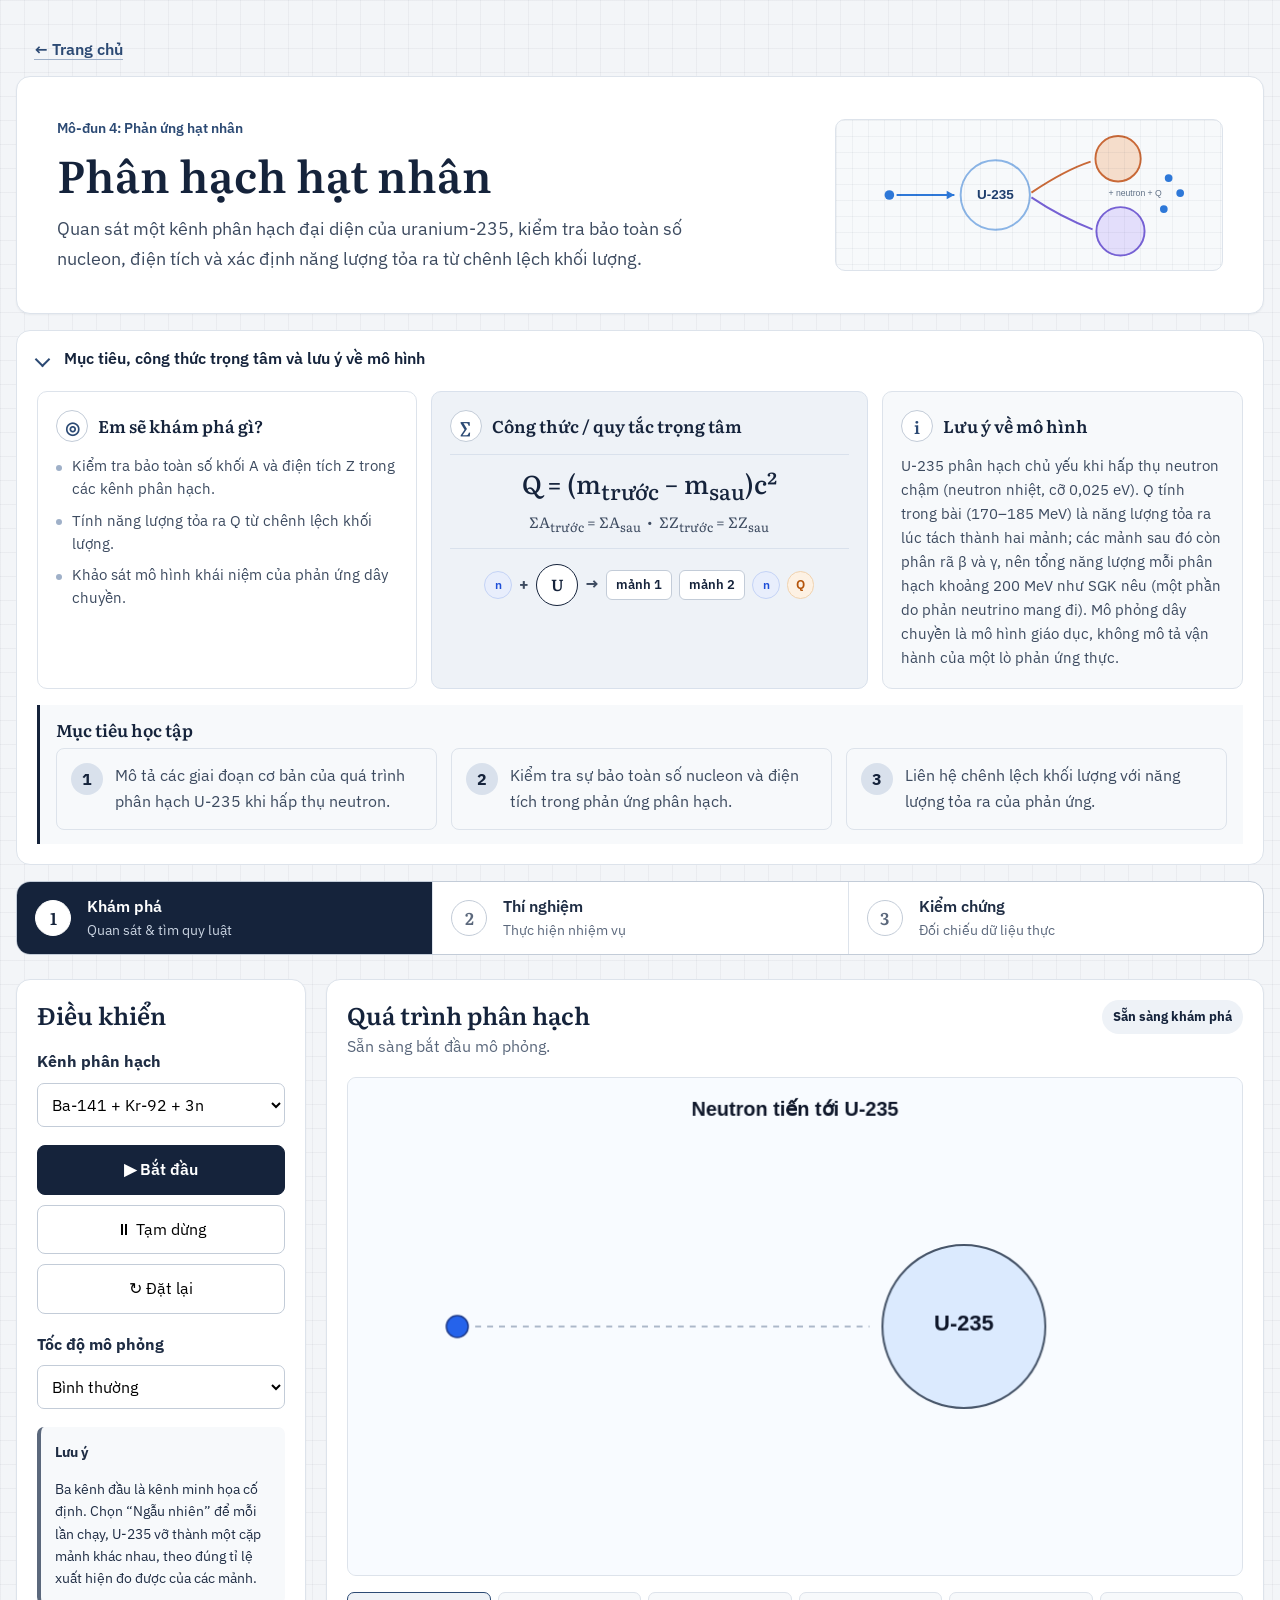
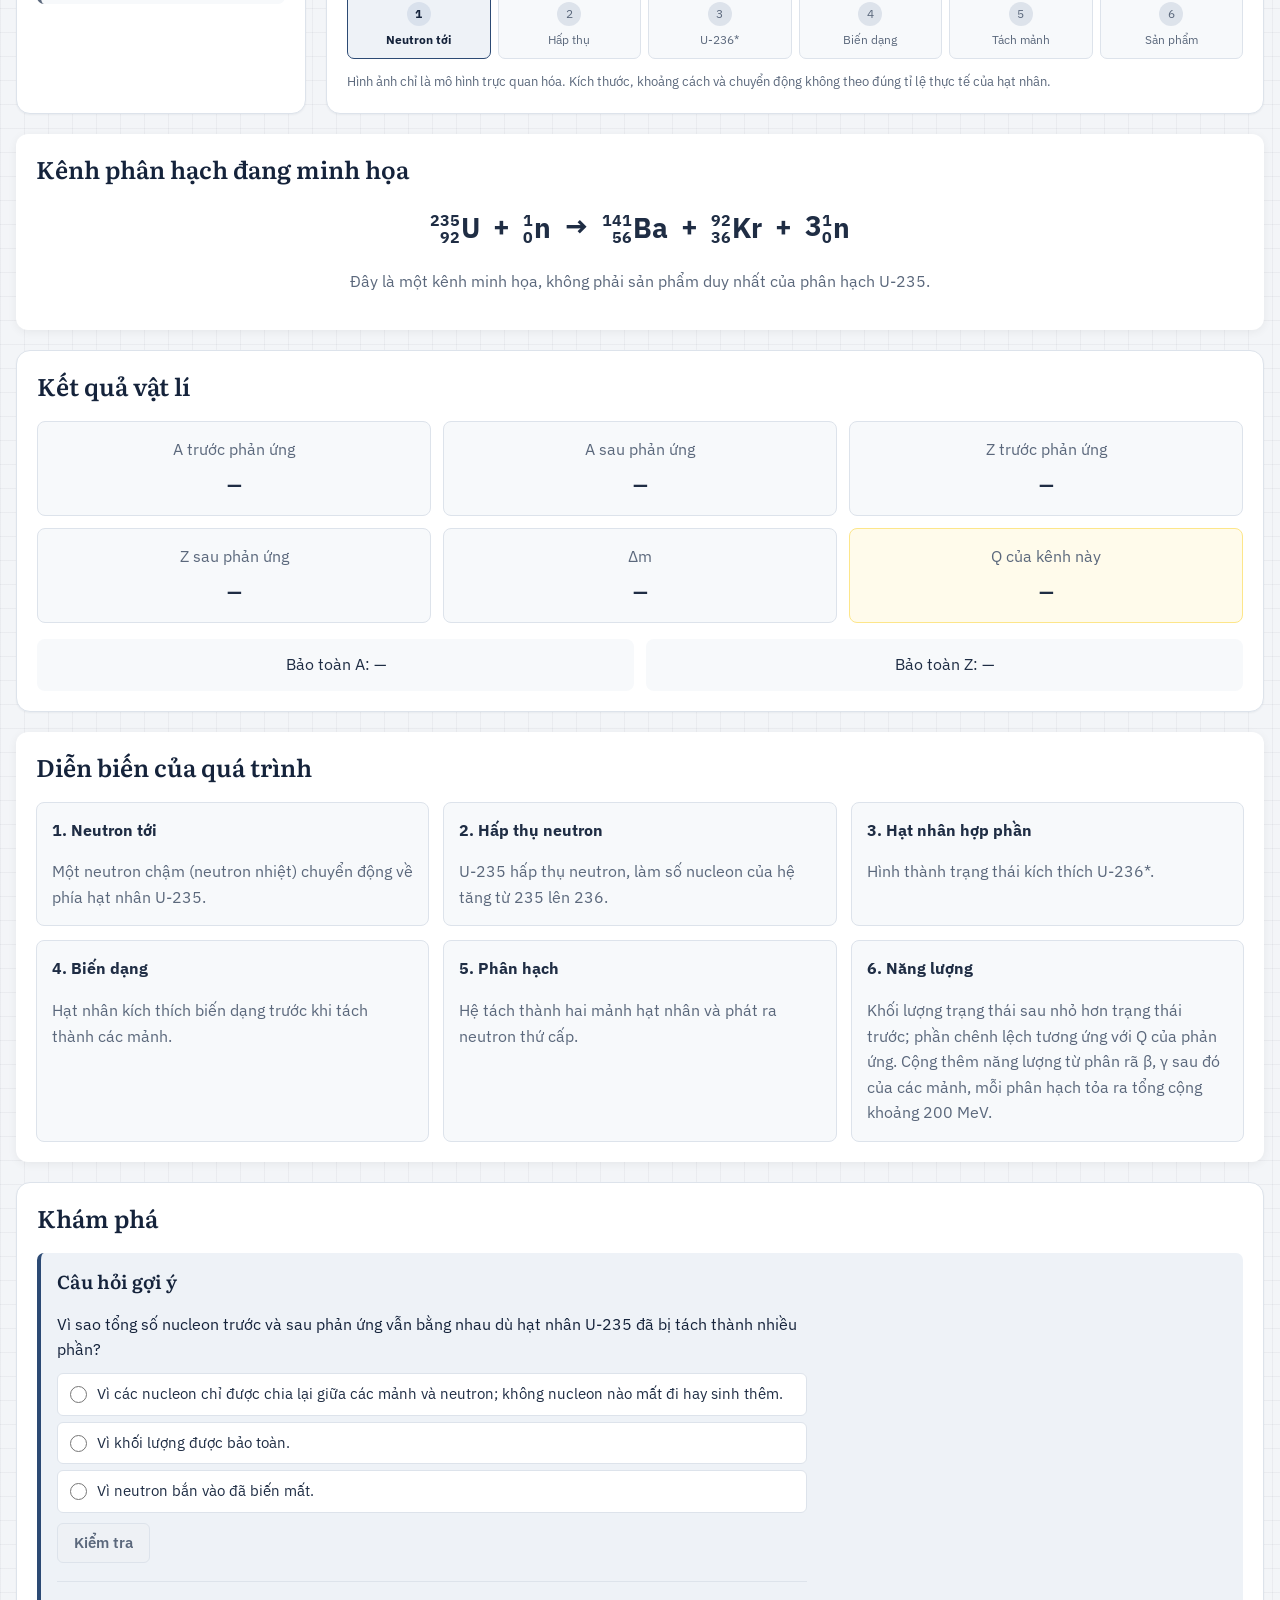
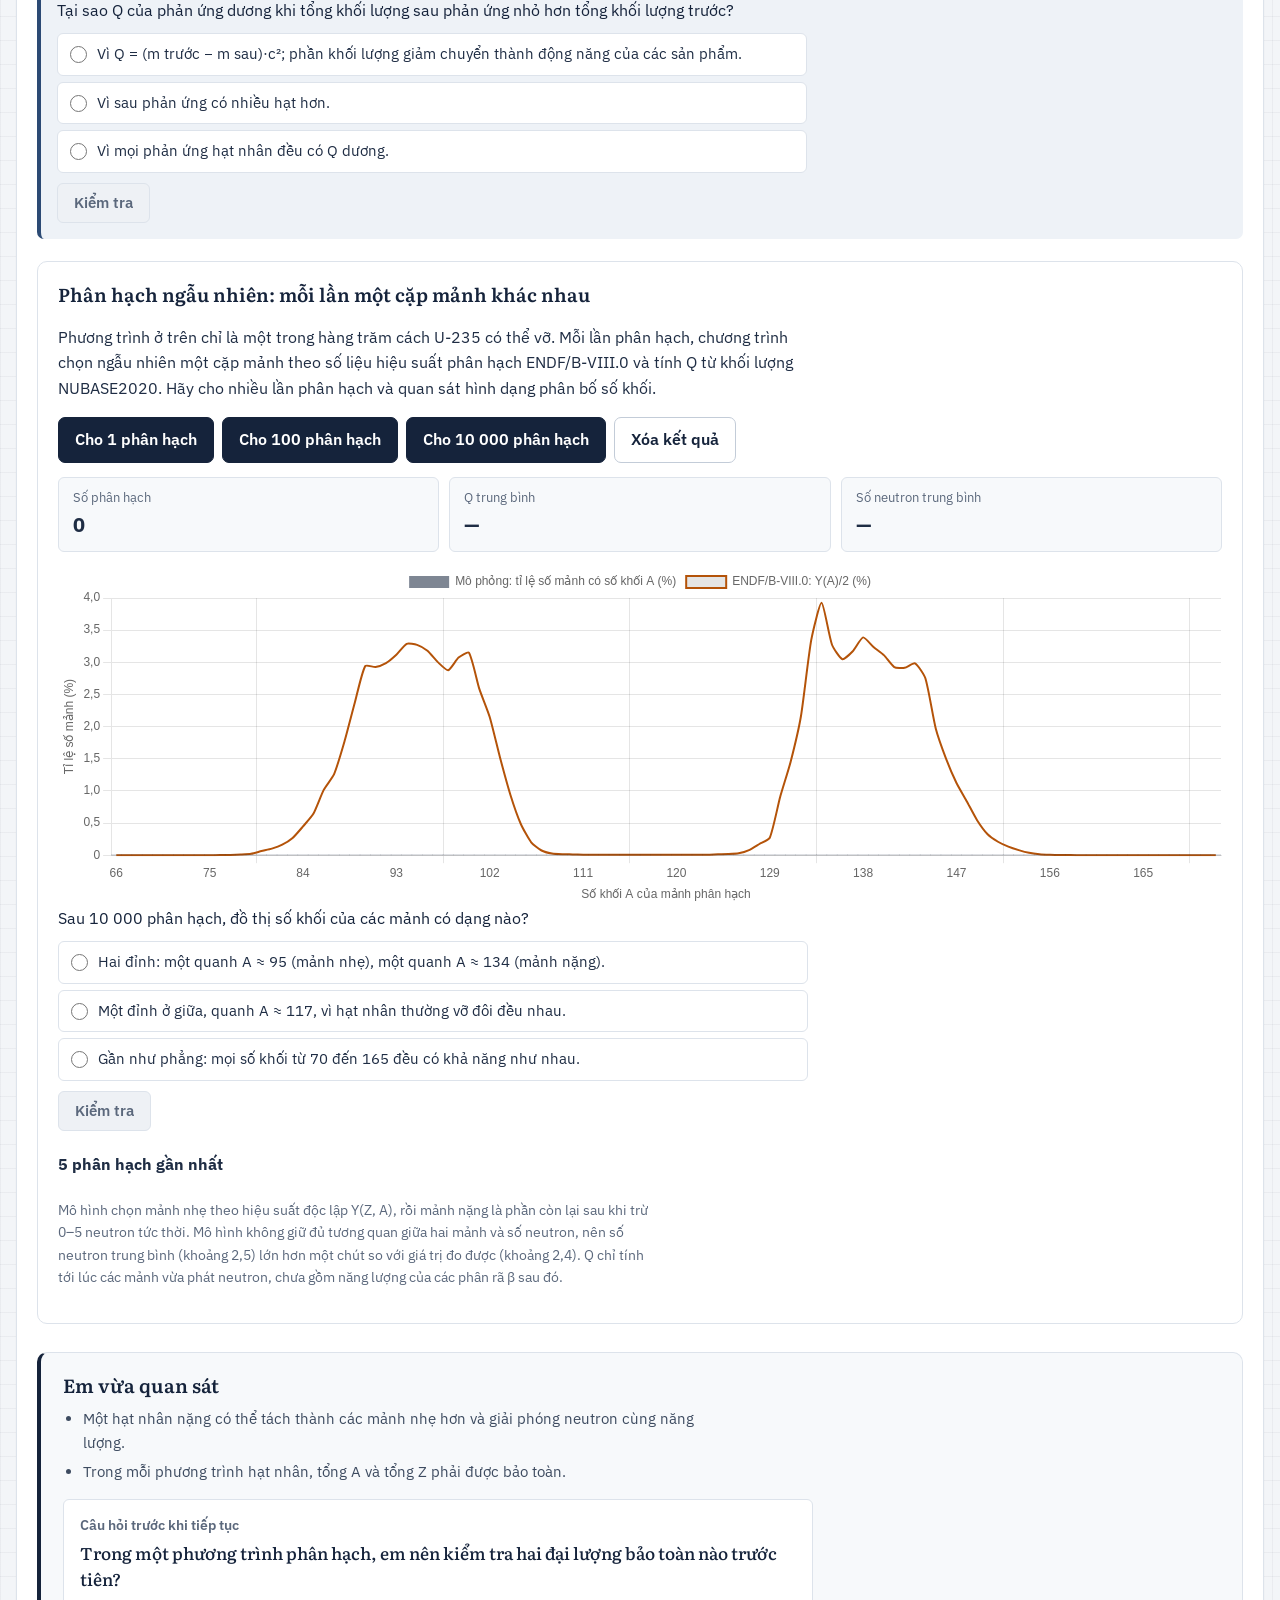
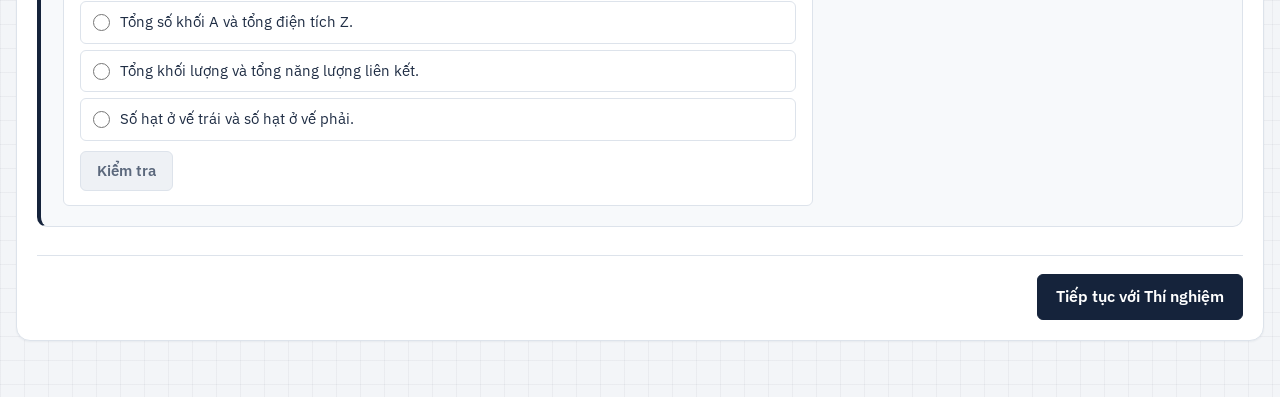
<file: simulations/nuclear-fission/index.html>
<!DOCTYPE html>

<html lang="vi">
<head>
<meta charset="utf-8"/>
<meta content="width=device-width, initial-scale=1.0" name="viewport"/>
<title>
        Phân hạch hạt nhân
    </title>
<link href="data:," rel="icon"/>
<link href="../../assets/shared/tokens.css?v=2" rel="stylesheet"/>
<link href="css/style.css?v=10" rel="stylesheet"/>
<link href="../../assets/shared/lesson-ui.css?v=6" rel="stylesheet"/>
<link href="../../assets/shared/real-data.css?v=5" rel="stylesheet"/></head>
<body class="lesson-ui">
<div class="container">
<!-- =====================================================
         ĐIỀU HƯỚNG
    ====================================================== -->
<div class="top-navigation">
<a aria-label="Trở về trang chủ Phòng thí nghiệm Vật lí hạt nhân trực tuyến" class="home-link" href="../../index.html">← Trang chủ</a>
</div>
<!-- =====================================================
         HEADER
    ====================================================== -->
<header class="page-header lesson-hero">
<div class="lesson-hero-copy">
<p class="lesson-label">Mô-đun 4: Phản ứng hạt nhân</p>
<h1>Phân hạch hạt nhân</h1>
<p class="page-description">Quan sát một kênh phân hạch đại diện của uranium-235, kiểm tra bảo toàn số nucleon, điện tích và xác định năng lượng tỏa ra từ chênh lệch khối lượng.</p>
</div>
<div aria-hidden="true" class="lesson-hero-visual">
<img alt="" src="../../assets/images/cards/nuclear-fission.svg?v=4"/>
</div>
</header><section aria-label="Tổng quan trực quan của bài học" class="lesson-visual-overview">
<article class="lesson-insight-card lesson-discovery-card">
<div class="lesson-insight-heading"><span aria-hidden="true" class="lesson-insight-icon">◎</span><div><span class="lesson-insight-kicker">ĐỊNH HƯỚNG</span><h2>Em sẽ khám phá gì?</h2></div></div>
<ul class="lesson-mini-list"><li>Kiểm tra bảo toàn số khối A và điện tích Z trong các kênh phân hạch.</li><li>Tính năng lượng tỏa ra Q từ chênh lệch khối lượng.</li><li>Khảo sát mô hình khái niệm của phản ứng dây chuyền.</li></ul>
</article>
<article class="lesson-insight-card lesson-formula-card">
<div class="lesson-insight-heading"><span aria-hidden="true" class="lesson-insight-icon formula-icon">∑</span><div><span class="lesson-insight-kicker">GHI NHỚ</span><h2>Công thức / quy tắc trọng tâm</h2></div></div>
<div class="lesson-formula-wrap"><div class="lesson-formula-main">Q = (m<sub>trước</sub> − m<sub>sau</sub>)c²</div><div class="lesson-formula-secondary">ΣA<sub>trước</sub> = ΣA<sub>sau</sub>  •  ΣZ<sub>trước</sub> = ΣZ<sub>sau</sub></div></div>
<div class="lesson-mini-visual"><div aria-label="Neutron kích thích phân hạch tạo hai mảnh và neutron mới" class="fission-visual"><span class="particle-dot neutron-dot">n</span><b>+</b><span class="nucleus-orb">U</span><b>→</b><span class="fragment-pill">mảnh 1</span><span class="fragment-pill">mảnh 2</span><span class="particle-dot neutron-dot">n</span><span class="energy-mark">Q</span></div></div>
</article>
<article class="lesson-insight-card lesson-model-card">
<div class="lesson-insight-heading"><span aria-hidden="true" class="lesson-insight-icon note-icon">i</span><div><span class="lesson-insight-kicker">KHOA HỌC</span><h2>Lưu ý về mô hình</h2></div></div>
<p>U-235 phân hạch chủ yếu khi hấp thụ neutron chậm (neutron nhiệt, cỡ 0,025 eV). Q tính trong bài (170–185 MeV) là năng lượng tỏa ra lúc tách thành hai mảnh; các mảnh sau đó còn phân rã β và γ, nên tổng năng lượng mỗi phân hạch khoảng 200 MeV như SGK nêu (một phần do phản neutrino mang đi). Mô phỏng dây chuyền là mô hình giáo dục, không mô tả vận hành của một lò phản ứng thực.</p>
</article>
</section>
<!-- =====================================================
         MỤC TIÊU
    ====================================================== -->
<section class="learning-goals">
<h2>
            Mục tiêu học tập
        </h2>
<div class="goal-grid">
<div class="goal-card">
<strong>
                    1
                </strong>
<p>
                    Mô tả các giai đoạn cơ bản của
                    quá trình phân hạch U-235 khi hấp thụ neutron.
                </p>
</div>
<div class="goal-card">
<strong>
                    2
                </strong>
<p>
                    Kiểm tra sự bảo toàn số nucleon
                    và điện tích trong phản ứng phân hạch.
                </p>
</div>
<div class="goal-card">
<strong>
                    3
                </strong>
<p>
                    Liên hệ chênh lệch khối lượng
                    với năng lượng tỏa ra của phản ứng.
                </p>
</div>
</div>
</section>
<!-- =====================================================
         CHẾ ĐỘ
    ====================================================== -->
<nav aria-label="Chọn chế độ học tập" class="mode-navigation">
<button aria-pressed="true" class="mode-button active" id="exploreModeButton" type="button"><span class="mode-icon"><svg aria-hidden="true" fill="none" viewbox="0 0 24 24"><circle cx="11" cy="11" r="6.5" stroke-width="2"></circle><path d="m16 16 4 4" stroke-linecap="round" stroke-width="2"></path><path d="M8.5 11h5M11 8.5v5" stroke-linecap="round" stroke-width="1.6"></path></svg></span><span class="mode-title">Khám phá</span><span class="mode-subtitle">Quan sát &amp; tìm quy luật</span></button>
<button aria-pressed="false" class="mode-button" id="experimentModeButton" type="button"><span class="mode-icon"><svg aria-hidden="true" fill="none" viewbox="0 0 24 24"><path d="M9 3h6M10 3v6l-5 8.2A2.5 2.5 0 0 0 7.1 21h9.8a2.5 2.5 0 0 0 2.1-3.8L14 9V3" stroke-linecap="round" stroke-linejoin="round" stroke-width="2"></path><path d="M7.5 16h9" stroke-linecap="round" stroke-width="1.7"></path></svg></span><span class="mode-title">Thí nghiệm</span><span class="mode-subtitle">Thực hiện nhiệm vụ</span></button>
<button aria-pressed="false" class="mode-button" id="validationModeButton" type="button"><span class="mode-icon"><svg aria-hidden="true" fill="none" viewbox="0 0 24 24"><path d="M5 12.5 9.2 17 19 7" stroke-linecap="round" stroke-linejoin="round" stroke-width="2.2"></path><circle cx="12" cy="12" r="9" stroke-width="1.6"></circle></svg></span><span class="mode-title">Kiểm chứng</span><span class="mode-subtitle">Đối chiếu dữ liệu thực</span></button>
</nav>
<!-- =====================================================
         KHU MÔ PHỎNG
    ====================================================== -->
<section class="simulation-layout">
<!-- =================================================
             ĐIỀU KHIỂN
        ================================================== -->
<aside class="control-panel">
<h2>
                Điều khiển
            </h2>
<div class="control-group">
<label for="fissionChannelSelect">
                    Kênh phân hạch
                </label>
<select id="fissionChannelSelect">
<option selected="" value="U235-Ba141-Kr92-3n">
                        Ba-141 + Kr-92 + 3n
                    </option>
<option value="U235-Xe140-Sr94-2n">
                        Xe-140 + Sr-94 + 2n
                    </option>
<option value="U235-Cs144-Rb89-3n">
                        Cs-144 + Rb-89 + 3n
                    </option>
<option value="random">
                        Ngẫu nhiên (theo hiệu suất mảnh phân hạch)
                    </option>
</select>
</div>
<div class="button-group">
<button id="startButton">
                    ▶ Bắt đầu
                </button>
<button id="pauseButton">
                    ⏸ Tạm dừng
                </button>
<button id="resetButton">
                    ↻ Đặt lại
                </button>
</div>
<div class="speed-control">
<label for="speedSelect">
                    Tốc độ mô phỏng
                </label>
<select id="speedSelect">
<option value="0.7">
                        Chậm
                    </option>
<option selected="" value="1">
                        Bình thường
                    </option>
<option value="1.5">
                        Nhanh
                    </option>
</select>
</div>
<div class="channel-note">
<strong>
                    Lưu ý
                </strong>
<p>
                    Ba kênh đầu là kênh minh họa cố định.
                    Chọn &ldquo;Ngẫu nhiên&rdquo; để mỗi lần chạy, U-235
                    vỡ thành một cặp mảnh khác nhau, theo đúng
                    tỉ lệ xuất hiện đo được của các mảnh.
                </p>
</div>
</aside>
<!-- =================================================
             VÙNG ANIMATION
        ================================================== -->
<section class="simulation-panel">
<div class="simulation-title-row">
<div>
<h2>
                        Quá trình phân hạch
                    </h2>
<p id="stageDescription">
                        Sẵn sàng bắt đầu mô phỏng.
                    </p>
</div>
<span class="status-badge ready" id="statusBadge">
                    Sẵn sàng
                </span>
</div>
<canvas height="500" id="fissionCanvas" width="900"></canvas>
<div class="stage-indicator">
<div class="stage-item active" data-stage="0">
<span>1</span>
                    Neutron tới
                </div>
<div class="stage-item" data-stage="1">
<span>2</span>
                    Hấp thụ
                </div>
<div class="stage-item" data-stage="2">
<span>3</span>
                    U-236*
                </div>
<div class="stage-item" data-stage="3">
<span>4</span>
                    Biến dạng
                </div>
<div class="stage-item" data-stage="4">
<span>5</span>
                    Tách mảnh
                </div>
<div class="stage-item" data-stage="5">
<span>6</span>
                    Sản phẩm
                </div>
</div>
<p class="visual-note">
                Hình ảnh chỉ là mô hình trực quan hóa.
                Kích thước, khoảng cách và chuyển động
                không theo đúng tỉ lệ thực tế của hạt nhân.
            </p>
</section>
</section>
<!-- =====================================================
         PHƯƠNG TRÌNH PHẢN ỨNG
    ====================================================== -->
<section class="reaction-panel">
<h2>
            Kênh phân hạch đang minh họa
        </h2>
<div class="reaction-equation" id="reactionEquation">
<span>
<span class="nuclide" role="img" aria-label="U-235, Z = 92"><span class="nuclide-az"><span class="nuclide-a">235</span><span class="nuclide-z">92</span></span><span class="nuclide-symbol">U</span></span>
            </span>
<span>
                +
            </span>
<span>
<span class="nuclide" role="img" aria-label="n-1, Z = 0"><span class="nuclide-az"><span class="nuclide-a">1</span><span class="nuclide-z">0</span></span><span class="nuclide-symbol">n</span></span>
            </span>
<span>
                →
            </span>
<span>
<span class="nuclide" role="img" aria-label="Ba-141, Z = 56"><span class="nuclide-az"><span class="nuclide-a">141</span><span class="nuclide-z">56</span></span><span class="nuclide-symbol">Ba</span></span>
            </span>
<span>
                +
            </span>
<span>
<span class="nuclide" role="img" aria-label="Kr-92, Z = 36"><span class="nuclide-az"><span class="nuclide-a">92</span><span class="nuclide-z">36</span></span><span class="nuclide-symbol">Kr</span></span>
            </span>
<span>
                +
            </span>
<span>
                3<span class="nuclide" role="img" aria-label="n-1, Z = 0"><span class="nuclide-az"><span class="nuclide-a">1</span><span class="nuclide-z">0</span></span><span class="nuclide-symbol">n</span></span>
            </span>
</div>
<p class="reaction-note" id="reactionNote">
            Đây là một kênh minh họa,
            không phải sản phẩm duy nhất của phân hạch U-235.
        </p>
</section>
<!-- =====================================================
         KẾT QUẢ
    ====================================================== -->
<section class="result-panel">
<h2>
            Kết quả vật lí
        </h2>
<div class="result-grid">
<div class="result-box">
<span>
                    A trước phản ứng
                </span>
<strong id="initialADisplay">
                    —
                </strong>
</div>
<div class="result-box">
<span>
                    A sau phản ứng
                </span>
<strong id="finalADisplay">
                    —
                </strong>
</div>
<div class="result-box">
<span>
                    Z trước phản ứng
                </span>
<strong id="initialZDisplay">
                    —
                </strong>
</div>
<div class="result-box">
<span>
                    Z sau phản ứng
                </span>
<strong id="finalZDisplay">
                    —
                </strong>
</div>
<div class="result-box">
<span>
                    Δm
                </span>
<strong id="massDifferenceDisplay">
                    —
                </strong>
</div>
<div class="result-box highlight-result">
<span>
                    Q của kênh này
                </span>
<strong id="qValueDisplay">
                    —
                </strong>
</div>
</div>
<div class="conservation-row">
<div id="massConservationStatus">
                Bảo toàn A: —
            </div>
<div id="chargeConservationStatus">
                Bảo toàn Z: —
            </div>
</div>
</section>
<!-- =====================================================
         GIẢI THÍCH GIAI ĐOẠN
    ====================================================== -->
<section class="explanation-panel">
<h2>
            Diễn biến của quá trình
        </h2>
<div class="explanation-grid">
<div class="explanation-card">
<strong>
                    1. Neutron tới
                </strong>
<p>
                    Một neutron chậm (neutron nhiệt) chuyển động về phía hạt nhân U-235.
                </p>
</div>
<div class="explanation-card">
<strong>
                    2. Hấp thụ neutron
                </strong>
<p>
                    U-235 hấp thụ neutron,
                    làm số nucleon của hệ tăng từ 235 lên 236.
                </p>
</div>
<div class="explanation-card">
<strong>
                    3. Hạt nhân hợp phần
                </strong>
<p>
                    Hình thành trạng thái kích thích U-236*.
                </p>
</div>
<div class="explanation-card">
<strong>
                    4. Biến dạng
                </strong>
<p>
                    Hạt nhân kích thích biến dạng
                    trước khi tách thành các mảnh.
                </p>
</div>
<div class="explanation-card">
<strong>
                    5. Phân hạch
                </strong>
<p>
                    Hệ tách thành hai mảnh hạt nhân
                    và phát ra neutron thứ cấp.
                </p>
</div>
<div class="explanation-card">
<strong>
                    6. Năng lượng
                </strong>
<p>
                    Khối lượng trạng thái sau nhỏ hơn trạng thái trước;
                    phần chênh lệch tương ứng với Q của phản ứng.
                    Cộng thêm năng lượng từ phân rã β, γ sau đó của các mảnh,
                    mỗi phân hạch tỏa ra tổng cộng khoảng 200 MeV.
                </p>
</div>
</div>
</section>
<!-- =====================================================
         KHÁM PHÁ
    ====================================================== -->
<section class="mode-panel active" id="explorePanel">
<h2>
            Khám phá
        </h2>
<div class="question-card">
<h3>
                Câu hỏi gợi ý
            </h3>
<div class="quick-check" data-check="fi-kp-1">
<p class="qc-prompt">
Vì sao tổng số nucleon trước và sau phản ứng
                vẫn bằng nhau dù hạt nhân U-235 đã bị tách thành nhiều phần?
</p>
</div>
<div class="quick-check" data-check="fi-kp-2">
<p class="qc-prompt">
Tại sao Q của phản ứng dương
                khi tổng khối lượng sau phản ứng nhỏ hơn tổng khối lượng trước?
</p>
</div>
</div>
<!-- =================================================
             PHÂN HẠCH NGẪU NHIÊN: PHÂN BỐ SỐ KHỐI MẢNH
        ================================================== -->
<section aria-labelledby="fissionYieldTitle" class="fission-yield-section">
<h3 id="fissionYieldTitle">
                Phân hạch ngẫu nhiên: mỗi lần một cặp mảnh khác nhau
            </h3>
<p>
                Phương trình ở trên chỉ là một trong hàng trăm cách U-235 có thể vỡ.
                Mỗi lần phân hạch, chương trình chọn ngẫu nhiên một cặp mảnh theo số liệu
                hiệu suất phân hạch ENDF/B-VIII.0 và tính Q từ khối lượng NUBASE2020.
                Hãy cho nhiều lần phân hạch và quan sát hình dạng phân bố số khối.
            </p>
<div class="fission-yield-buttons">
<button data-fission-runs="1" type="button">
                    Cho 1 phân hạch
                </button>
<button data-fission-runs="100" type="button">
                    Cho 100 phân hạch
                </button>
<button data-fission-runs="10000" type="button">
                    Cho 10 000 phân hạch
                </button>
<button id="fissionYieldReset" type="button">
                    Xóa kết quả
                </button>
</div>
<div class="fission-yield-stats">
<div>
<span>
                        Số phân hạch
                    </span>
<strong id="fissionYieldCount">0</strong>
</div>
<div>
<span>
                        Q trung bình
                    </span>
<strong id="fissionYieldMeanQ">—</strong>
</div>
<div>
<span>
                        Số neutron trung bình
                    </span>
<strong id="fissionYieldMeanNu">—</strong>
</div>
</div>
<div class="fission-yield-chart">
<canvas id="fissionYieldChart"></canvas>
</div>
<div class="quick-check" data-check="fi-kp-3">
<p class="qc-prompt">
Sau 10 000 phân hạch, đồ thị số khối của các mảnh có dạng nào?
</p>
</div>
<h4>
                5 phân hạch gần nhất
            </h4>
<ol class="fission-yield-events" id="fissionYieldEvents"></ol>
<p class="fission-yield-note">
                Mô hình chọn mảnh nhẹ theo hiệu suất độc lập Y(Z, A), rồi mảnh nặng là phần
                còn lại sau khi trừ 0–5 neutron tức thời. Mô hình không giữ đủ tương quan giữa
                hai mảnh và số neutron, nên số neutron trung bình (khoảng 2,5) lớn hơn một chút
                so với giá trị đo được (khoảng 2,4). Q chỉ tính tới lúc các mảnh vừa phát neutron,
                chưa gồm năng lượng của các phân rã β sau đó.
            </p>
</section>
</section>
<!-- =====================================================
         THÍ NGHIỆM - KHUNG
    ====================================================== -->
<section class="mode-panel" id="experimentPanel">
<h2>
            Thí nghiệm ảo
        </h2>
<div class="experiment-task" id="task1Card">
<h3>
        Nhiệm vụ 1:
        Kiểm tra các định luật bảo toàn
    </h3>
<p>
        Xét kênh phân hạch:
    </p>
<div class="task1-reaction">
<span>
<span class="nuclide" role="img" aria-label="U-235, Z = 92"><span class="nuclide-az"><span class="nuclide-a">235</span><span class="nuclide-z">92</span></span><span class="nuclide-symbol">U</span></span>
        </span>
<span>+</span>
<span>
<span class="nuclide" role="img" aria-label="n-1, Z = 0"><span class="nuclide-az"><span class="nuclide-a">1</span><span class="nuclide-z">0</span></span><span class="nuclide-symbol">n</span></span>
        </span>
<span>→</span>
<span>
<span class="nuclide" role="img" aria-label="Ba-141, Z = 56"><span class="nuclide-az"><span class="nuclide-a">141</span><span class="nuclide-z">56</span></span><span class="nuclide-symbol">Ba</span></span>
        </span>
<span>+</span>
<span>
<span class="nuclide" role="img" aria-label="Kr-92, Z = 36"><span class="nuclide-az"><span class="nuclide-a">92</span><span class="nuclide-z">36</span></span><span class="nuclide-symbol">Kr</span></span>
        </span>
<span>+</span>
<span>
            3<span class="nuclide" role="img" aria-label="n-1, Z = 0"><span class="nuclide-az"><span class="nuclide-a">1</span><span class="nuclide-z">0</span></span><span class="nuclide-symbol">n</span></span>
        </span>
</div>
<div class="task1-instruction">
<strong>
            Yêu cầu
        </strong>
<p>
            Hãy tự tính tổng số nucleon A
            và tổng điện tích Z ở hai phía
            của phản ứng trước khi kiểm tra.
        </p>
</div>
<div class="task1-calculation-grid">
<div class="task1-answer-card">
<label for="task1InitialAInput">
                A trước phản ứng
            </label>
<p class="task1-expression">
                235 + 1 =
            </p>
<input id="task1InitialAInput" placeholder="Nhập kết quả" type="number"/>
<span class="answer-feedback" id="task1InitialAFeedback">
</span>
</div>
<div class="task1-answer-card">
<label for="task1FinalAInput">
                A sau phản ứng
            </label>
<p class="task1-expression">
                141 + 92 + 3 × 1 =
            </p>
<input id="task1FinalAInput" placeholder="Nhập kết quả" type="number"/>
<span class="answer-feedback" id="task1FinalAFeedback">
</span>
</div>
<div class="task1-answer-card">
<label for="task1InitialZInput">
                Z trước phản ứng
            </label>
<p class="task1-expression">
                92 + 0 =
            </p>
<input id="task1InitialZInput" placeholder="Nhập kết quả" type="number"/>
<span class="answer-feedback" id="task1InitialZFeedback">
</span>
</div>
<div class="task1-answer-card">
<label for="task1FinalZInput">
                Z sau phản ứng
            </label>
<p class="task1-expression">
                56 + 36 + 3 × 0 =
            </p>
<input id="task1FinalZInput" placeholder="Nhập kết quả" type="number"/>
<span class="answer-feedback" id="task1FinalZFeedback">
</span>
</div>
</div>
<div class="task1-conclusion-question">
<label for="task1ConservationSelect">

            Từ các kết quả trên,
            nhận xét nào phù hợp?

        </label>
<select id="task1ConservationSelect">
<option value="">
                -- Chọn nhận xét --
            </option>
<option value="both">
                Cả A và Z đều được bảo toàn
            </option>
<option value="a-only">
                Chỉ A được bảo toàn
            </option>
<option value="z-only">
                Chỉ Z được bảo toàn
            </option>
<option value="neither">
                Cả A và Z đều không được bảo toàn
            </option>
</select>
<span class="answer-feedback" id="task1ConservationFeedback">
</span>
</div>
<div class="task1-neutron-question">
<label for="task1NeutronSelect">

            Vì sao neutron làm tăng số khối A
            nhưng không làm thay đổi tổng Z?

        </label>
<select id="task1NeutronSelect">
<option value="">
                -- Chọn câu trả lời --
            </option>
<option value="correct">
                Vì neutron có A = 1 nhưng Z = 0
            </option>
<option value="wrong-1">
                Vì neutron có A = 0 và Z = 1
            </option>
<option value="wrong-2">
                Vì neutron không có khối lượng
            </option>
<option value="wrong-3">
                Vì neutron mang điện tích âm
            </option>
</select>
<span class="answer-feedback" id="task1NeutronFeedback">
</span>
</div>
<div class="task-button-group">
<button id="checkTask1Button">
            Kiểm tra kết quả
        </button>
<button id="resetTask1Button">
            Làm lại
        </button>
</div>
<p class="task-status-line">
<strong>
            Trạng thái:
        </strong>
<span id="task1Status">
            Chờ học sinh thực hiện
        </span>
</p>
<div class="task-result" hidden="" id="task1Result">
<h4>
            Kiểm tra bằng chương trình
        </h4>
<div class="task1-result-grid">
<div class="task1-result-box">
<span>
                    A trước
                </span>
<strong id="task1CorrectInitialA">
                    —
                </strong>
</div>
<div class="task1-result-box">
<span>
                    A sau
                </span>
<strong id="task1CorrectFinalA">
                    —
                </strong>
</div>
<div class="task1-result-box">
<span>
                    Z trước
                </span>
<strong id="task1CorrectInitialZ">
                    —
                </strong>
</div>
<div class="task1-result-box">
<span>
                    Z sau
                </span>
<strong id="task1CorrectFinalZ">
                    —
                </strong>
</div>
</div>
<div class="task1-solution">
<h4>
                Phân tích
            </h4>
<div id="task1Solution">
</div>
</div>
<div class="task-conclusion">
<h4>
                Kết luận
            </h4>
<p id="task1Conclusion">
</p>
</div>
</div>
</div>
<div class="experiment-task" id="task2Card">
<h3>
        Nhiệm vụ 2:
        Xác định năng lượng tỏa ra của phản ứng
    </h3>
<p>
        Sử dụng dữ liệu khối lượng nguyên tử
        của kênh phân hạch:
    </p>
<div class="task2-reaction">
<span>
<span class="nuclide" role="img" aria-label="U-235, Z = 92"><span class="nuclide-az"><span class="nuclide-a">235</span><span class="nuclide-z">92</span></span><span class="nuclide-symbol">U</span></span>
        </span>
<span>+</span>
<span>
<span class="nuclide" role="img" aria-label="n-1, Z = 0"><span class="nuclide-az"><span class="nuclide-a">1</span><span class="nuclide-z">0</span></span><span class="nuclide-symbol">n</span></span>
        </span>
<span>→</span>
<span>
<span class="nuclide" role="img" aria-label="Ba-141, Z = 56"><span class="nuclide-az"><span class="nuclide-a">141</span><span class="nuclide-z">56</span></span><span class="nuclide-symbol">Ba</span></span>
        </span>
<span>+</span>
<span>
<span class="nuclide" role="img" aria-label="Kr-92, Z = 36"><span class="nuclide-az"><span class="nuclide-a">92</span><span class="nuclide-z">36</span></span><span class="nuclide-symbol">Kr</span></span>
        </span>
<span>+</span>
<span>
            3<span class="nuclide" role="img" aria-label="n-1, Z = 0"><span class="nuclide-az"><span class="nuclide-a">1</span><span class="nuclide-z">0</span></span><span class="nuclide-symbol">n</span></span>
        </span>
</div>
<div class="task2-given-data">
<h4>
            Dữ liệu
        </h4>
<div class="task2-data-grid">
<div class="task2-data-box">
<span>
                    m(<sup>235</sup>U)
                </span>
<strong>
                    235,0439301 u
                </strong>
</div>
<div class="task2-data-box">
<span>
                    m(<sup>141</sup>Ba)
                </span>
<strong>
                    140,9144033 u
                </strong>
</div>
<div class="task2-data-box">
<span>
                    m(<sup>92</sup>Kr)
                </span>
<strong>
                    91,9261731 u
                </strong>
</div>
<div class="task2-data-box">
<span>
                    m<sub>n</sub>
</span>
<strong>
                    1,00866491606 u
                </strong>
</div>
<div class="task2-data-box">
<span>
                    1 u·c²
                </span>
<strong>
                    931,49410242 MeV
                </strong>
</div>
</div>
</div>
<div class="task2-instruction">
<strong>
            Yêu cầu
        </strong>
<p>
            Hãy tự tính lần lượt khối lượng trước phản ứng,
            khối lượng sau phản ứng, độ giảm khối lượng
            và năng lượng Q.
        </p>
</div>
<div class="task2-answer-grid">
<div class="task2-answer-card">
<label for="task2InitialMassInput">

                1. Khối lượng trước phản ứng
                m<sub>trước</sub> (u)

            </label>
<p class="task2-expression">

                235,0439301
                +
                1,00866491606

            </p>
<input id="task2InitialMassInput" inputmode="decimal" placeholder="Nhập kết quả" type="text"/>
<span class="answer-feedback" id="task2InitialMassFeedback">
</span>
</div>
<div class="task2-answer-card">
<label for="task2FinalMassInput">

                2. Khối lượng sau phản ứng
                m<sub>sau</sub> (u)

            </label>
<p class="task2-expression">

                140,9144033
                +
                91,9261731
                +
                3 × 1,00866491606

            </p>
<input id="task2FinalMassInput" inputmode="decimal" placeholder="Nhập kết quả" type="text"/>
<span class="answer-feedback" id="task2FinalMassFeedback">
</span>
</div>
<div class="task2-answer-card">
<label for="task2MassDifferenceInput">

                3. Chênh lệch khối lượng
                Δm (u)

            </label>
<p class="task2-expression">

                Δm =
                m<sub>trước</sub>
                −
                m<sub>sau</sub>
</p>
<input id="task2MassDifferenceInput" inputmode="decimal" placeholder="Nhập kết quả" type="text"/>
<span class="answer-feedback" id="task2MassDifferenceFeedback">
</span>
</div>
<div class="task2-answer-card">
<label for="task2QValueInput">

                4. Năng lượng phản ứng Q (MeV)

            </label>
<p class="task2-expression">

                Q =
                Δm × 931,49410242

            </p>
<input id="task2QValueInput" inputmode="decimal" placeholder="Nhập kết quả" type="text"/>
<span class="answer-feedback" id="task2QValueFeedback">
</span>
</div>
</div>
<div class="task2-interpretation-question">
<label for="task2EnergyMeaningSelect">

            Vì sao phản ứng này tỏa năng lượng?

        </label>
<select id="task2EnergyMeaningSelect">
<option value="">
                -- Chọn câu trả lời --
            </option>
<option value="correct">
                Vì tổng khối lượng sau nhỏ hơn tổng khối lượng trước,
                nên Δm &gt; 0 và Q &gt; 0
            </option>
<option value="wrong-1">
                Vì tổng khối lượng sau lớn hơn tổng khối lượng trước
            </option>
<option value="wrong-2">
                Vì neutron không có khối lượng
            </option>
<option value="wrong-3">
                Vì số nucleon sau phản ứng nhỏ hơn trước phản ứng
            </option>
</select>
<span class="answer-feedback" id="task2EnergyMeaningFeedback">
</span>
</div>
<div class="task-button-group">
<button id="checkTask2Button">
            Kiểm tra kết quả
        </button>
<button id="resetTask2Button">
            Làm lại
        </button>
</div>
<p class="task-status-line">
<strong>
            Trạng thái:
        </strong>
<span id="task2Status">
            Chờ học sinh thực hiện
        </span>
</p>
<div class="task-result" hidden="" id="task2Result">
<h4>
            Kết quả tính từ dữ liệu
        </h4>
<div class="task2-result-grid">
<div class="task2-result-box">
<span>
                    m trước
                </span>
<strong id="task2CorrectInitialMass">
                    —
                </strong>
</div>
<div class="task2-result-box">
<span>
                    m sau
                </span>
<strong id="task2CorrectFinalMass">
                    —
                </strong>
</div>
<div class="task2-result-box">
<span>
                    Δm
                </span>
<strong id="task2CorrectMassDifference">
                    —
                </strong>
</div>
<div class="task2-result-box">
<span>
                    Q
                </span>
<strong id="task2CorrectQValue">
                    —
                </strong>
</div>
</div>
<div class="task2-mass-comparison">
<h4>
                So sánh khối lượng
            </h4>
<div class="task2-mass-row">
<span>
                    Trước phản ứng
                </span>
<div class="task2-mass-track">
<div class="task2-mass-bar initial" id="task2InitialMassBar">
</div>
</div>
<strong id="task2InitialMassBarLabel">
                    —
                </strong>
</div>
<div class="task2-mass-row">
<span>
                    Sau phản ứng
                </span>
<div class="task2-mass-track">
<div class="task2-mass-bar final" id="task2FinalMassBar">
</div>
</div>
<strong id="task2FinalMassBarLabel">
                    —
                </strong>
</div>
</div>
<div class="task2-solution">
<h4>
                Các bước tính
            </h4>
<div id="task2Solution">
</div>
</div>
<div class="task-conclusion">
<h4>
                Kết luận
            </h4>
<p id="task2Conclusion">
</p>
</div>
</div>
</div>
<div class="experiment-task" id="task3Card">
<h3>
        Nhiệm vụ 3:
        So sánh các kênh phân hạch
    </h3>
<p>
        Khảo sát ba cách phân chia minh họa của hệ
        <sup>235</sup>U + n.
        Với mỗi kênh, chương trình sẽ tự tính
        khối lượng sản phẩm, Δm và Q.
    </p>
<div class="task3-warning">
<strong>
            Lưu ý khoa học
        </strong>
<p>
            Ba kênh dưới đây được dùng để khảo sát
            sự phụ thuộc của Q vào sản phẩm phân hạch.
            Chúng không biểu diễn đầy đủ phân bố sản phẩm
            hoặc xác suất xuất hiện của phân hạch U-235.
        </p>
</div>
<div class="task-button-group">
<button id="runTask3Button">
            So sánh các kênh
        </button>
<button id="resetTask3Button">
            Đặt lại
        </button>
</div>
<p class="task-status-line">
<strong>
            Trạng thái:
        </strong>
<span id="task3Status">
            Chưa thực hiện
        </span>
</p>
<div hidden="" id="task3Result">
<h4>
            Kết quả tính toán
        </h4>
<div class="task3-table-wrapper">
<table>
<thead>
<tr>
<th>
                            Kênh
                        </th>
<th>
                            n phát ra
                        </th>
<th>
                            A trước / sau
                        </th>
<th>
                            Z trước / sau
                        </th>
<th>
                            m sau (u)
                        </th>
<th>
                            Δm (u)
                        </th>
<th>
                            Q (MeV)
                        </th>
</tr>
</thead>
<tbody id="task3TableBody">
</tbody>
</table>
</div>
<div class="task3-chart-section">
<h4>
                So sánh Q của các kênh
            </h4>
<p>
                Chiều cao cột biểu diễn năng lượng Q
                tính từ chênh lệch khối lượng.
            </p>
<div class="task3-chart-container">
<canvas id="task3Chart">
</canvas>
</div>
</div>
<div class="task3-summary-grid">
<div class="task3-summary-box">
<span>
                    Q nhỏ nhất
                </span>
<strong id="task3MinimumQ">
                    —
                </strong>
</div>
<div class="task3-summary-box">
<span>
                    Q lớn nhất
                </span>
<strong id="task3MaximumQ">
                    —
                </strong>
</div>
<div class="task3-summary-box">
<span>
                    Khoảng biến thiên Q
                </span>
<strong id="task3QRange">
                    —
                </strong>
</div>
</div>
<div class="task3-question-section">
<h4>
                Phân tích kết quả
            </h4>
<div class="task3-question-card">
<label for="task3HighestQSelect">

                    1. Trong ba kênh đang xét,
                    kênh nào có Q lớn nhất?

                </label>
<select id="task3HighestQSelect">
<option value="">
                        -- Chọn câu trả lời --
                    </option>
<option value="U235-Ba141-Kr92-3n">
                        Ba-141 + Kr-92 + 3n
                    </option>
<option value="U235-Xe140-Sr94-2n">
                        Xe-140 + Sr-94 + 2n
                    </option>
<option value="U235-Cs144-Rb89-3n">
                        Cs-144 + Rb-89 + 3n
                    </option>
</select>
<span class="answer-feedback" id="task3HighestQFeedback">
</span>
</div>
<div class="task3-question-card">
<label for="task3MassRelationSelect">

                    2. Kênh có Q lớn hơn tương ứng
                    với nhận xét nào sau đây?

                </label>
<select id="task3MassRelationSelect">
<option value="">
                        -- Chọn câu trả lời --
                    </option>
<option value="correct">
                        Tổng khối lượng sản phẩm nhỏ hơn nhiều hơn,
                        nên Δm lớn hơn
                    </option>
<option value="wrong-1">
                        Tổng khối lượng sản phẩm lớn hơn
                    </option>
<option value="wrong-2">
                        Số proton không còn được bảo toàn
                    </option>
<option value="wrong-3">
                        Số nucleon bị mất đi
                    </option>
</select>
<span class="answer-feedback" id="task3MassRelationFeedback">
</span>
</div>
<div class="task3-question-card">
<label for="task3SameEnergySelect">

                    3. Có thể kết luận mọi kênh phân hạch U-235
                    đều có đúng cùng một Q không?

                </label>
<select id="task3SameEnergySelect">
<option value="">
                        -- Chọn câu trả lời --
                    </option>
<option value="yes">
                        Có
                    </option>
<option value="no">
                        Không
                    </option>
</select>
<span class="answer-feedback" id="task3SameEnergyFeedback">
</span>
</div>
<div class="task3-question-card">
<label for="task3ConservationSelect">

                    4. Điều gì vẫn đúng đối với cả ba
                    kênh đang xét?

                </label>
<select id="task3ConservationSelect">
<option value="">
                        -- Chọn câu trả lời --
                    </option>
<option value="both">
                        Tổng A và tổng Z đều được bảo toàn
                    </option>
<option value="q">
                        Q của mọi kênh bằng nhau
                    </option>
<option value="neutrons">
                        Số neutron phát ra luôn bằng nhau
                    </option>
</select>
<span class="answer-feedback" id="task3ConservationFeedback">
</span>
</div>
<div class="task-button-group">
<button id="checkTask3Button">
                    Kiểm tra phân tích
                </button>
<button id="resetTask3AnswersButton">
                    Làm lại câu hỏi
                </button>
</div>
</div>
<div class="task-conclusion" hidden="" id="task3ConclusionBox">
<h4>
                Kết luận
            </h4>
<p id="task3Conclusion">
</p>
</div>
</div>
</div>
<div class="experiment-task" id="task4Card">
<h3>
        Nhiệm vụ 4:
        Phân bố số khối của mảnh phân hạch
    </h3>
<p>
        Ba kênh ở Nhiệm vụ 3 chỉ là ví dụ. Trong thực tế, mỗi lần
        <sup>236</sup>U* vỡ ra một cặp mảnh khác nhau và không thể biết
        trước cặp nào. Em sẽ cho chương trình thực hiện nhiều phân hạch
        rồi đọc quy luật từ số liệu thu được.
    </p>
<p class="task4-model-note">
        Mỗi phân hạch được rút ngẫu nhiên theo hiệu suất mảnh phân hạch độc lập
        của U-235 với neutron nhiệt (thư viện ENDF/B-VIII.0); Q tính từ khối
        lượng AME2020. Số liệu trong bảng là kết quả mô phỏng, không phải số đo.
    </p>
<h4>
        Bước 1. Dự đoán
    </h4>
<div class="quick-check" data-check="fi-tn4-du-doan">
<p class="qc-prompt">
            Trước khi chạy, em dự đoán: khi <sup>236</sup>U* vỡ đôi,
            hai mảnh thường có số khối như thế nào?
        </p>
</div>
<h4>
        Bước 2. Đo
    </h4>
<p>
        Mỗi nút thực hiện một loạt phân hạch mới và ghi kết quả
        thành một dòng trong bảng. Em hãy chạy lần lượt cả ba loạt.
    </p>
<div class="task-button-group">
<button data-task4-runs="10" type="button">
            Chạy 10 phân hạch
        </button>
<button data-task4-runs="100" type="button">
            Chạy 100 phân hạch
        </button>
<button data-task4-runs="10000" type="button">
            Chạy 10 000 phân hạch
        </button>
<button id="resetTask4Button" type="button">
            Đặt lại
        </button>
</div>
<p class="task-status-line">
<strong>
            Trạng thái:
        </strong>
<span id="task4Status">
            Chưa thực hiện
        </span>
</p>
<div class="task3-table-wrapper">
<table>
<thead>
<tr>
<th>
                    Số phân hạch
                </th>
<th>
                    Đỉnh nhẹ (A)
                </th>
<th>
                    Đỉnh nặng (A)
                </th>
<th>
                    A = 90–100 (%)
                </th>
<th>
                    A = 112–122 (%)
                </th>
<th>
                    Q trung bình (MeV)
                </th>
<th>
                    Số n trung bình
                </th>
</tr>
</thead>
<tbody id="task4TableBody">
<tr class="task4-empty-row">
<td colspan="7">
                    Chưa có số liệu. Em hãy bấm một trong ba nút chạy ở trên.
                </td>
</tr>
</tbody>
</table>
</div>
<p class="task4-model-note">
        Đỉnh nhẹ, đỉnh nặng: số khối gặp nhiều nhất ở mỗi phía (A ≤ 117 và A ≥ 118).
        Hai cột phần trăm: tỉ lệ số mảnh có số khối trong vùng ghi ở đầu cột.
    </p>
<p class="task4-chart-caption" id="task4ChartCaption">
        Đồ thị: phân bố số khối của loạt gần nhất (cột) và hiệu suất
        ENDF/B-VIII.0 (đường).
    </p>
<div class="fission-yield-chart">
<canvas aria-describedby="task4ChartCaption" id="task4Chart" role="img"></canvas>
</div>
<h4>
        Bước 3. Phân tích
    </h4>
<div class="task3-question-card">
<p class="task4-question-label">
            1. Từ loạt 10 000 phân hạch, em hãy đọc số khối A ứng với
            đỉnh cao nhất ở mỗi phía của đồ thị.
        </p>
<div class="task4-peak-inputs">
<label for="task4LightPeakInput">
                Đỉnh mảnh nhẹ: A ≈
                <input autocomplete="off" id="task4LightPeakInput" inputmode="numeric" type="text"/>
</label>
<label for="task4HeavyPeakInput">
                Đỉnh mảnh nặng: A ≈
                <input autocomplete="off" id="task4HeavyPeakInput" inputmode="numeric" type="text"/>
</label>
</div>
<span class="answer-feedback" id="task4PeakFeedback">
</span>
<div class="task-button-group">
<button id="checkTask4Button" type="button">
                Kiểm tra số đọc
            </button>
</div>
</div>
<div class="quick-check" data-check="fi-tn4-1">
<p class="qc-prompt">
            2. Vì sao loạt 10 phân hạch chưa cho thấy rõ hai đỉnh,
            còn loạt 10 000 phân hạch thì cho thấy?
        </p>
</div>
<div class="quick-check" data-check="fi-tn4-2">
<p class="qc-prompt">
            3. So sánh cột “A = 90–100” với cột “A = 112–122”
            của loạt 10 000 phân hạch. Em rút ra điều gì về
            phân hạch đối xứng (hai mảnh gần bằng nhau)?
        </p>
</div>
<div class="quick-check" data-check="fi-tn4-3">
<p class="qc-prompt">
            4. Vì sao Q của từng phân hạch không giống nhau,
            nhưng Q trung bình của loạt 10 000 phân hạch lại khá ổn định?
        </p>
</div>
<div class="task-conclusion" hidden="" id="task4ConclusionBox">
<h4>
            Kết luận
        </h4>
<p id="task4Conclusion">
</p>
</div>
</div>
<div class="experiment-task chain-reaction-task" id="chainReactionCard">
<h3>
        Mô phỏng mở rộng:
        Phản ứng phân hạch dây chuyền
    </h3>
<p>
        Khảo sát bằng mô hình Monte Carlo
        sự truyền tiếp của neutron qua nhiều thế hệ.
    </p>
<div class="chain-model-note">
<strong>
            Mô hình giáo dục
        </strong>
<p>
            Chuỗi bắt đầu với 20 neutron. Mỗi neutron có một xác suất
            hiệu dụng p gây ra một sự kiện phân hạch; nếu phân hạch xảy ra,
            mô hình sinh ngẫu nhiên 2 hoặc 3 neutron mới.
            Hệ số nhân neutron k = p·ν̄ cho biết trung bình mỗi neutron
            tạo ra bao nhiêu neutron ở thế hệ sau:
            k &lt; 1 dưới tới hạn (chuỗi tắt dần), k = 1 tới hạn
            (duy trì ổn định, như trong lò phản ứng), k &gt; 1 vượt hạn
            (tăng nhanh, như trong bom nguyên tử).
        </p>
<p>
            Các xác suất sử dụng ở đây chỉ là tham số mô phỏng
            không thứ nguyên và không đại diện cho cấu hình
            của một hệ hạt nhân thực tế.
        </p>
</div>
<div class="chain-controls">
<div class="chain-control-group">
<label for="chainPresetSelect">
                Chế độ
            </label>
<select id="chainPresetSelect">
<option value="decay">
                    Dưới tới hạn (k ≈ 0,6)
                </option>
<option selected="" value="balanced">
                    Tới hạn (k = 1)
                </option>
<option value="growth">
                    Vượt hạn (k ≈ 1,3)
                </option>
</select>
</div>
<div class="chain-control-group">
<label for="chainGenerationSelect">
                Số thế hệ tối đa
            </label>
<select id="chainGenerationSelect">
<option value="6">
                    6
                </option>
<option value="8">
                    8
                </option>
<option selected="" value="10">
                    10
                </option>
<option value="12">
                    12
                </option>
</select>
</div>
</div>
<div class="chain-parameter-panel">
<div class="chain-parameter-box">
<span>
                Xác suất hiệu dụng p
            </span>
<strong id="chainProbabilityDisplay">
                —
            </strong>
</div>
<div class="chain-parameter-box">
<span>
                Số neutron trung bình mỗi phân hạch
            </span>
<strong>
                2,5
            </strong>
</div>
<div class="chain-parameter-box">
<span>
                Hệ số nhân neutron k
            </span>
<strong id="chainReproductionDisplay">
                —
            </strong>
</div>
</div>
<div class="task-button-group">
<button id="runChainButton">
            ▶ Chạy mô phỏng dây chuyền
        </button>
<button id="repeatChainButton">
            ↻ Chạy lại ngẫu nhiên
        </button>
<button id="resetChainButton">
            Đặt lại
        </button>
</div>
<p class="task-status-line">
<strong>
            Trạng thái:
        </strong>
<span id="chainStatus">
            Chưa chạy
        </span>
</p>
<div hidden="" id="chainResult">
<div class="chain-summary-grid">
<div class="chain-summary-box">
<span>
                    Số thế hệ thực tế
                </span>
<strong id="chainActualGenerations">
                    —
                </strong>
</div>
<div class="chain-summary-box">
<span>
                    Tổng số sự kiện phân hạch
                </span>
<strong id="chainTotalFissions">
                    —
                </strong>
</div>
<div class="chain-summary-box">
<span>
                    Số neutron lớn nhất
                </span>
<strong id="chainPeakNeutrons">
                    —
                </strong>
</div>
<div class="chain-summary-box">
<span>
                    Neutron ở thế hệ cuối
                </span>
<strong id="chainFinalNeutrons">
                    —
                </strong>
</div>
</div>
<div class="chain-visual-section">
<h4>
                Hình ảnh các thế hệ neutron
            </h4>
<p>
                Mỗi cột biểu diễn một thế hệ.
                Khi số neutron lớn, chỉ một số điểm đại diện
                được vẽ để giữ hình ảnh dễ quan sát.
            </p>
<canvas height="360" id="chainCanvas" width="900">
</canvas>
</div>
<div class="chain-chart-section">
<h4>
                Số neutron theo thế hệ
            </h4>
<div class="chain-chart-container">
<canvas id="chainChart">
</canvas>
</div>
</div>
<div class="chain-table-section">
<h4>
                Dữ liệu Monte Carlo
            </h4>
<div class="chain-table-wrapper">
<table>
<thead>
<tr>
<th>
                                Thế hệ
                            </th>
<th>
                                Neutron đầu thế hệ
                            </th>
<th>
                                Sự kiện phân hạch
                            </th>
<th>
                                Neutron không gây phân hạch
                            </th>
<th>
                                Neutron tạo cho thế hệ sau
                            </th>
</tr>
</thead>
<tbody id="chainTableBody">
</tbody>
</table>
</div>
</div>
<div class="chain-conclusion">
<h4>
                Nhận xét
            </h4>
<p id="chainConclusion">
</p>
</div>
</div>
</div>
</section>
<!-- =====================================================
         KIỂM CHỨNG - KHUNG
    ====================================================== -->
<section class="mode-panel" id="validationPanel">
<h2>
        Kiểm chứng mô hình
    </h2>
<p>
        Chế độ này kiểm tra hai thành phần chính của bài:
        các phép tính của phản ứng phân hạch
        và thuật toán Monte Carlo của mô hình dây chuyền.
    </p>
<!-- =================================================
         PHẦN 1
    ================================================== -->
<div class="validation-block">
<h3>
            Kiểm chứng 1:
            Bảo toàn và năng lượng phản ứng
        </h3>
<p>
            Chương trình tự kiểm tra toàn bộ các kênh phân hạch
            đang có trong bộ dữ liệu.
        </p>
<div class="validation-formula-box">
<p>
<strong>Bảo toàn số nucleon:</strong>
</p>
<p class="validation-formula">
                ΣA<sub>trước</sub>
                =
                ΣA<sub>sau</sub>
</p>
<p>
<strong>Bảo toàn điện tích:</strong>
</p>
<p class="validation-formula">
                ΣZ<sub>trước</sub>
                =
                ΣZ<sub>sau</sub>
</p>
<p>
<strong>Năng lượng phản ứng:</strong>
</p>
<p class="validation-formula">
                Q
                =
                (m<sub>trước</sub>
                −
                m<sub>sau</sub>)
                ×
                931,49410242
            </p>
</div>
<div class="task-button-group">
<button id="runReactionValidationButton">
                Chạy kiểm chứng phản ứng
            </button>
<button id="resetReactionValidationButton">
                Đặt lại
            </button>
</div>
<p class="task-status-line">
<strong>
                Trạng thái:
            </strong>
<span id="reactionValidationStatus">
                Chưa chạy
            </span>
</p>
<div hidden="" id="reactionValidationResult">
<div class="validation-summary-grid">
<div class="validation-summary-box">
<span>
                        Số kênh kiểm tra
                    </span>
<strong id="reactionValidationCount">
                        —
                    </strong>
</div>
<div class="validation-summary-box">
<span>
                        Bảo toàn A
                    </span>
<strong id="reactionValidationAStatus">
                        —
                    </strong>
</div>
<div class="validation-summary-box">
<span>
                        Bảo toàn Z
                    </span>
<strong id="reactionValidationZStatus">
                        —
                    </strong>
</div>
<div class="validation-summary-box">
<span>
                        Q dương
                    </span>
<strong id="reactionValidationQStatus">
                        —
                    </strong>
</div>
</div>
<div class="validation-table-section">
<h4>
                    Bảng kiểm chứng chi tiết
                </h4>
<div class="validation-table-wrapper">
<table>
<thead>
<tr>
<th>
                                    Kênh
                                </th>
<th>
                                    A trước
                                </th>
<th>
                                    A sau
                                </th>
<th>
                                    Z trước
                                </th>
<th>
                                    Z sau
                                </th>
<th>
                                    Δm (u)
                                </th>
<th>
                                    Q (MeV)
                                </th>
<th>
                                    Kết quả
                                </th>
</tr>
</thead>
<tbody id="reactionValidationTableBody">
</tbody>
</table>
</div>
</div>
<div class="validation-conclusion">
<h4>
                    Kết luận
                </h4>
<p id="reactionValidationConclusion">
</p>
</div>
</div>
</div>
<!-- =================================================
         PHẦN 2
    ================================================== -->
<div class="validation-block">
<h3>
            Kiểm chứng 2:
            Thuật toán Monte Carlo dây chuyền
        </h3>
<p>
            Với một neutron ban đầu,
            số neutron tạo ra ở thế hệ kế tiếp là một biến ngẫu nhiên.
            Trong mô hình hiện tại:
        </p>
<div class="validation-formula-box">
<p>
                Xác suất gây phân hạch:
                <strong>p</strong>
</p>
<p>
                Nếu phân hạch xảy ra,
                mô hình sinh 2 hoặc 3 neutron
                với xác suất bằng nhau.
            </p>
<p class="validation-formula">
                ν̄
                =
                (2 + 3)/2
                =
                2,5
            </p>
<p class="validation-formula">
                k
                =
                pν̄
                =
                2.5p
            </p>
</div>
<div class="monte-validation-controls">
<div>
<label for="monteValidationPresetSelect">
                    Chế độ kiểm tra
                </label>
<select id="monteValidationPresetSelect">
<option value="decay">
                        Dưới tới hạn (k ≈ 0,6)
                    </option>
<option selected="" value="balanced">
                        Tới hạn (k = 1)
                    </option>
<option value="growth">
                        Vượt hạn (k ≈ 1,3)
                    </option>
</select>
</div>
<div>
<label for="monteValidationTrialsSelect">
                    Số phép thử
                </label>
<select id="monteValidationTrialsSelect">
<option value="1000">
                        1 000
                    </option>
<option value="5000">
                        5 000
                    </option>
<option selected="" value="10000">
                        10 000
                    </option>
</select>
</div>
</div>
<div class="task-button-group">
<button id="runMonteValidationButton">
                Chạy kiểm chứng Monte Carlo
            </button>
<button id="repeatMonteValidationButton">
                Chạy lại ngẫu nhiên
            </button>
<button id="resetMonteValidationButton">
                Đặt lại
            </button>
</div>
<p class="task-status-line">
<strong>
                Trạng thái:
            </strong>
<span id="monteValidationStatus">
                Chưa chạy
            </span>
</p>
<div hidden="" id="monteValidationResult">
<div class="validation-summary-grid monte-summary-grid">
<div class="validation-summary-box">
<span>
                        p
                    </span>
<strong id="monteValidationProbability">
                        —
                    </strong>
</div>
<div class="validation-summary-box">
<span>
                        k lí thuyết
                    </span>
<strong id="monteValidationExpectedR">
                        —
                    </strong>
</div>
<div class="validation-summary-box">
<span>
                        k Monte Carlo
                    </span>
<strong id="monteValidationMeasuredR">
                        —
                    </strong>
</div>
<div class="validation-summary-box">
<span>
                        Sai lệch
                    </span>
<strong id="monteValidationDifference">
                        —
                    </strong>
</div>
</div>
<div class="monte-validation-detail-grid">
<div>
<span>
                        Số neutron ban đầu được thử
                    </span>
<strong id="monteValidationTrials">
                        —
                    </strong>
</div>
<div>
<span>
                        Số sự kiện phân hạch
                    </span>
<strong id="monteValidationFissions">
                        —
                    </strong>
</div>
<div>
<span>
                        Tổng neutron sinh ra
                    </span>
<strong id="monteValidationChildren">
                        —
                    </strong>
</div>
<div>
<span>
                        ν trung bình khi có phân hạch
                    </span>
<strong id="monteValidationAverageNu">
                        —
                    </strong>
</div>
</div>
<div class="monte-validation-chart-section">
<h4>
                    So sánh lí thuyết và Monte Carlo
                </h4>
<div class="monte-validation-chart-container">
<canvas id="monteValidationChart">
</canvas>
</div>
</div>
<div class="validation-conclusion">
<h4>
                    Kết luận thống kê
                </h4>
<p id="monteValidationConclusion">
</p>
</div>
</div>
</div>
<!-- =================================================
         Ý NGHĨA
    ================================================== -->
<div class="validation-method-note">
<h3>
            Ý nghĩa của chế độ Kiểm chứng
        </h3>
<p>
            Phần thứ nhất kiểm tra tính nhất quán của dữ liệu,
            các định luật bảo toàn và thuật toán tính Q.
        </p>
<p>
            Phần thứ hai không kiểm chứng một hệ hạt nhân thực.
            Nó chỉ kiểm tra rằng thuật toán Monte Carlo
            tái tạo đúng kì vọng toán học của mô hình phân nhánh
            khi số phép thử đủ lớn.
        </p>
</div>
</section>
</div>
<script src="../../assets/vendor/chartjs/chart.umd.min.js?v=4.4.1"></script>
<script src="../../assets/shared/format.js?v=2"></script>
<script src="../../assets/shared/constants.js?v=4"></script>
<script src="js/fission-data.js?v=9"></script>
<script src="js/physics.js?v=6"></script>
<script src="js/simulation.js?v=6"></script>
<script src="js/app.js?v=11"></script>
<script src="js/task3.js?v=9"></script>
<script src="js/chain-reaction.js?v=10"></script>
<script src="js/validation.js?v=11"></script>
<script src="js/fission-yield-data.js?v=3"></script>
<script src="js/fission-yields.js?v=4"></script>
<script src="js/task4.js?v=2"></script>
<script src="../../assets/shared/real-data.js?v=3"></script>
<script src="js/real-data.js?v=2"></script>
<script src="../../assets/shared/quick-check.js?v=2"></script>
<script src="js/questions.js?v=5"></script>
<script src="../../assets/shared/lesson-ui.js?v=6"></script></body>
</html>
</file>
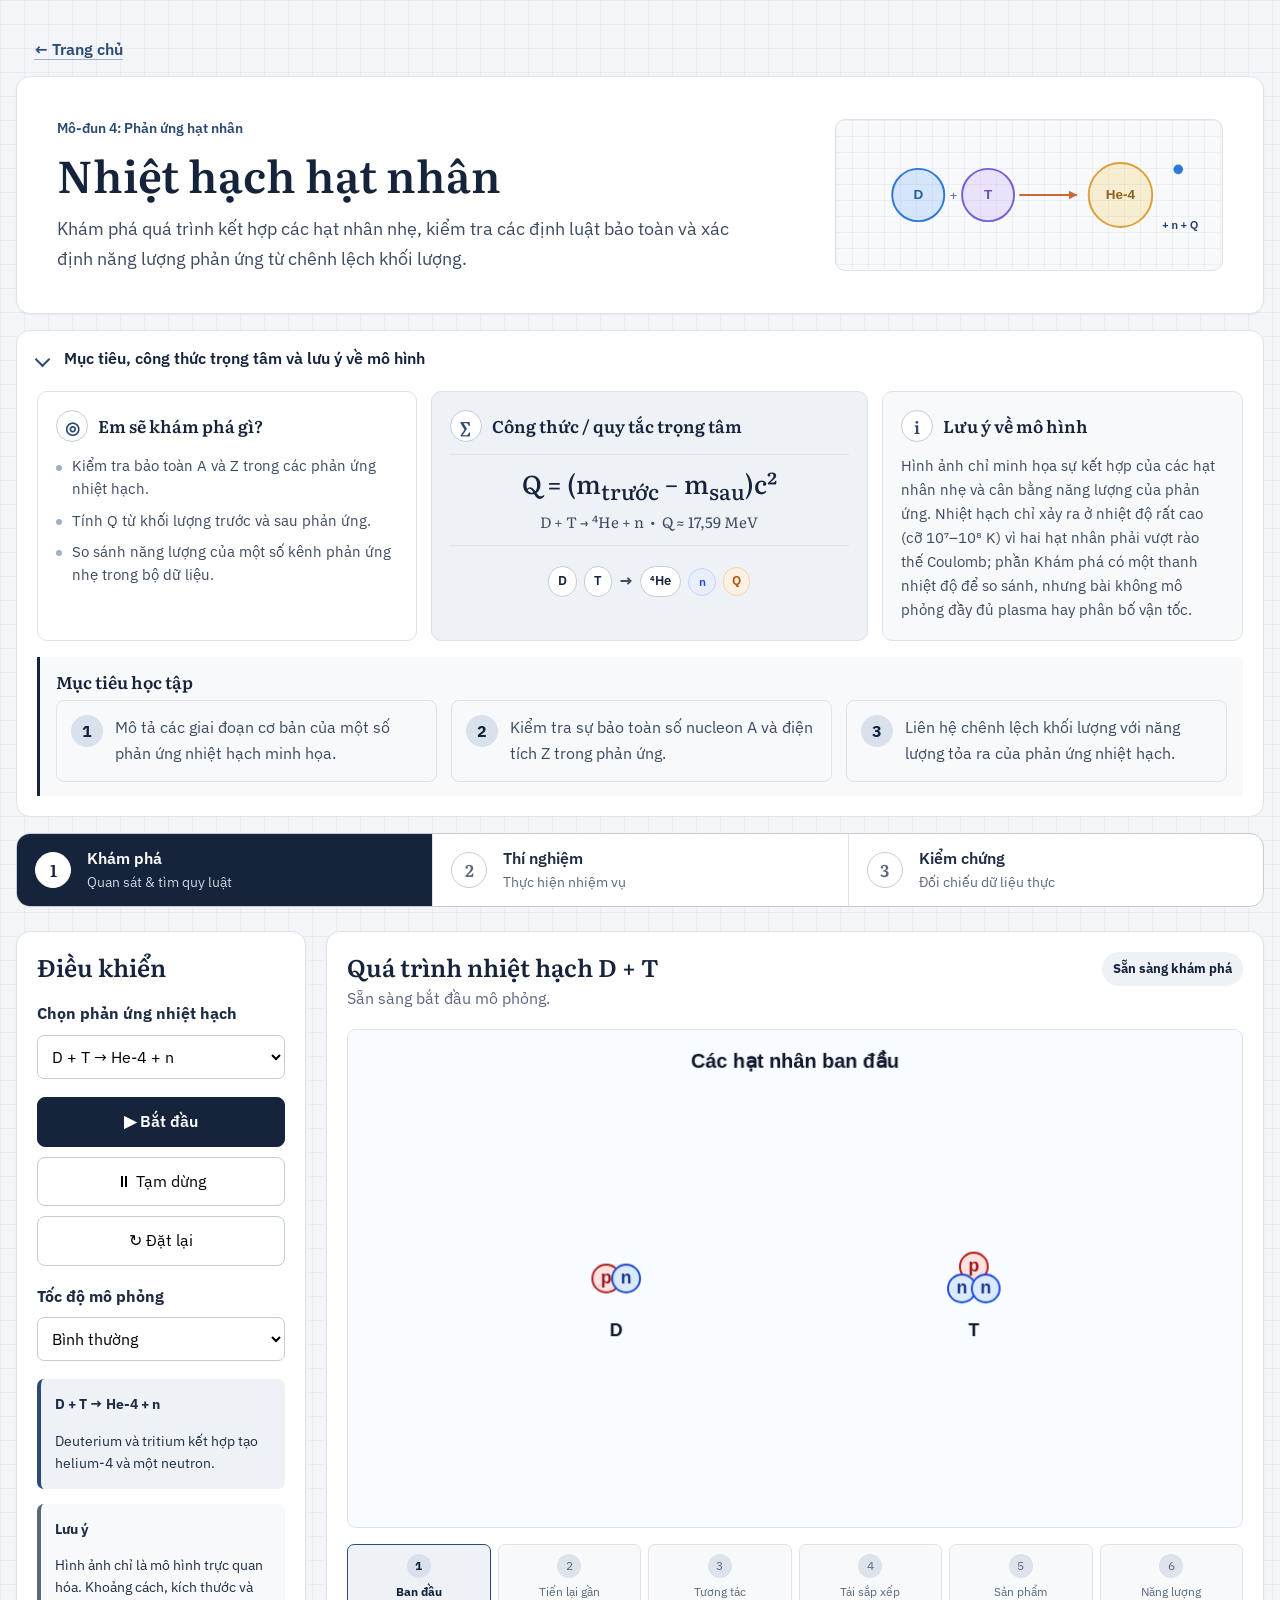
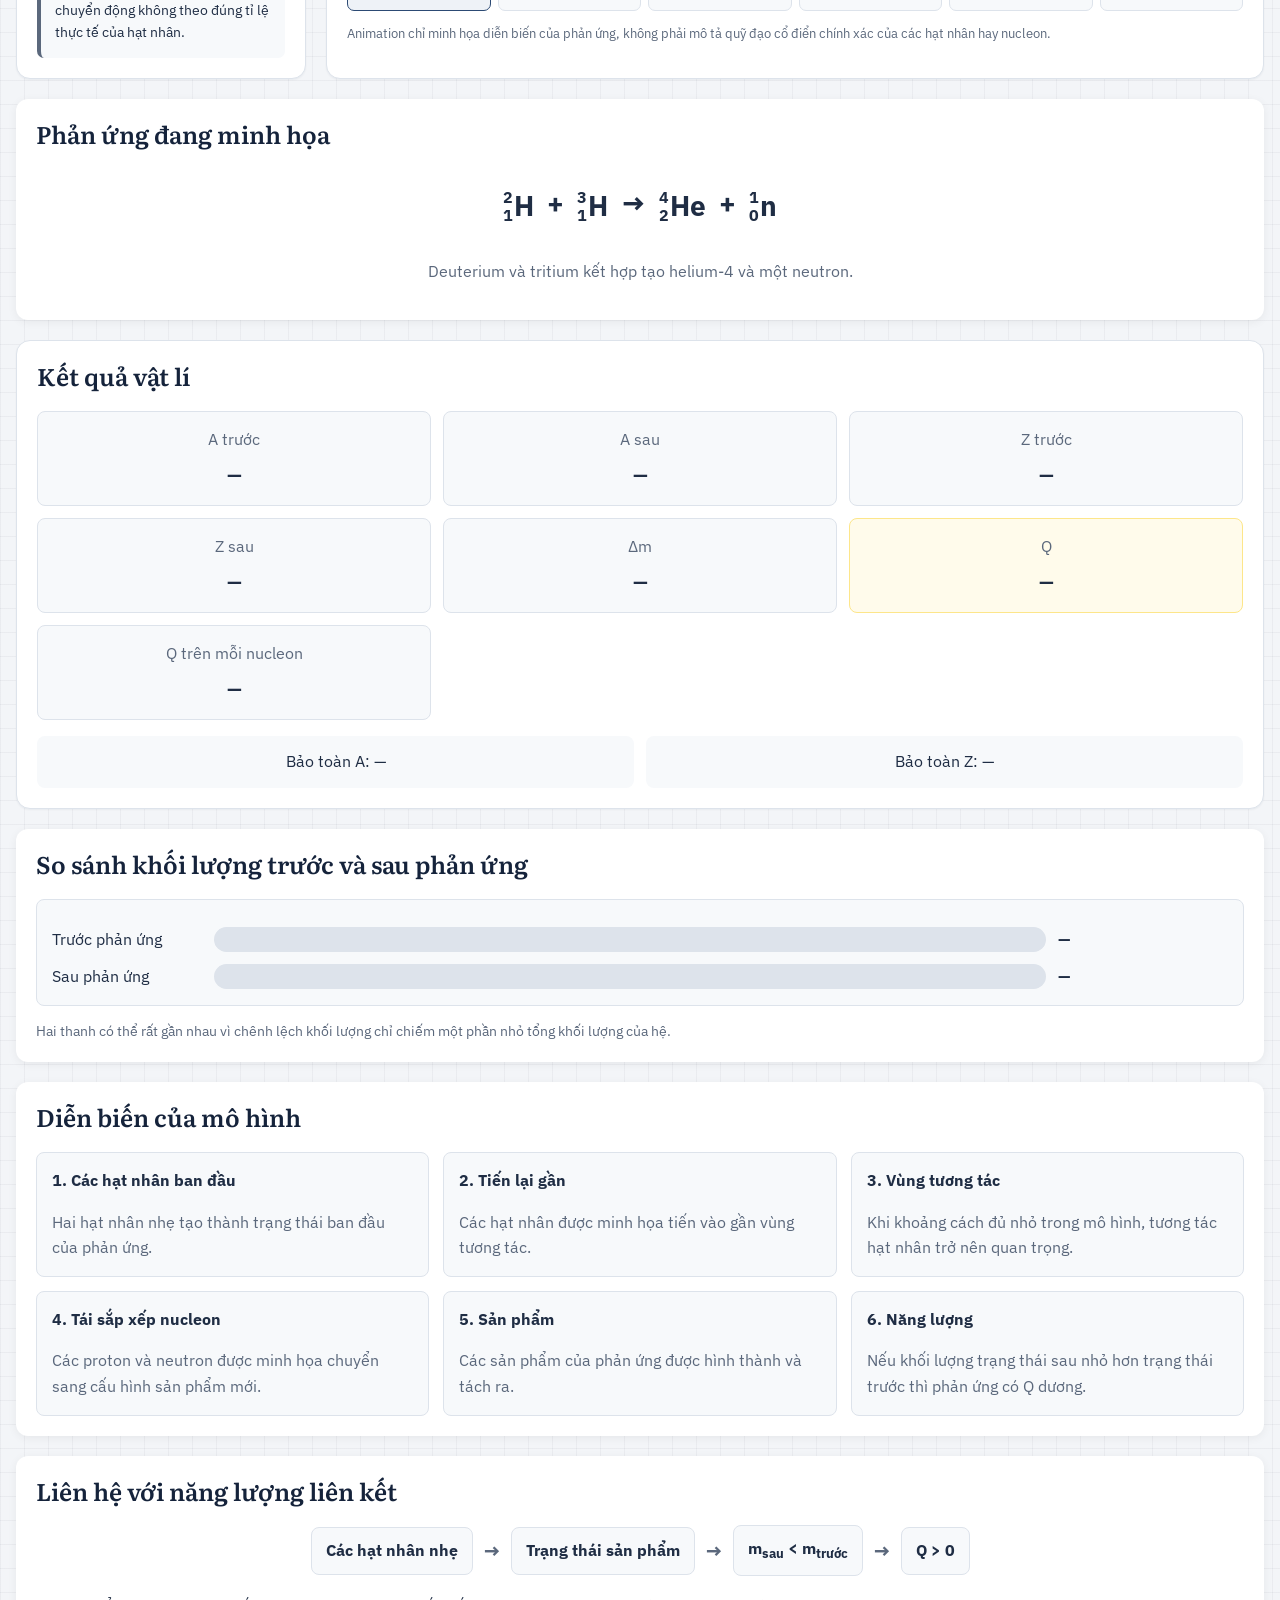
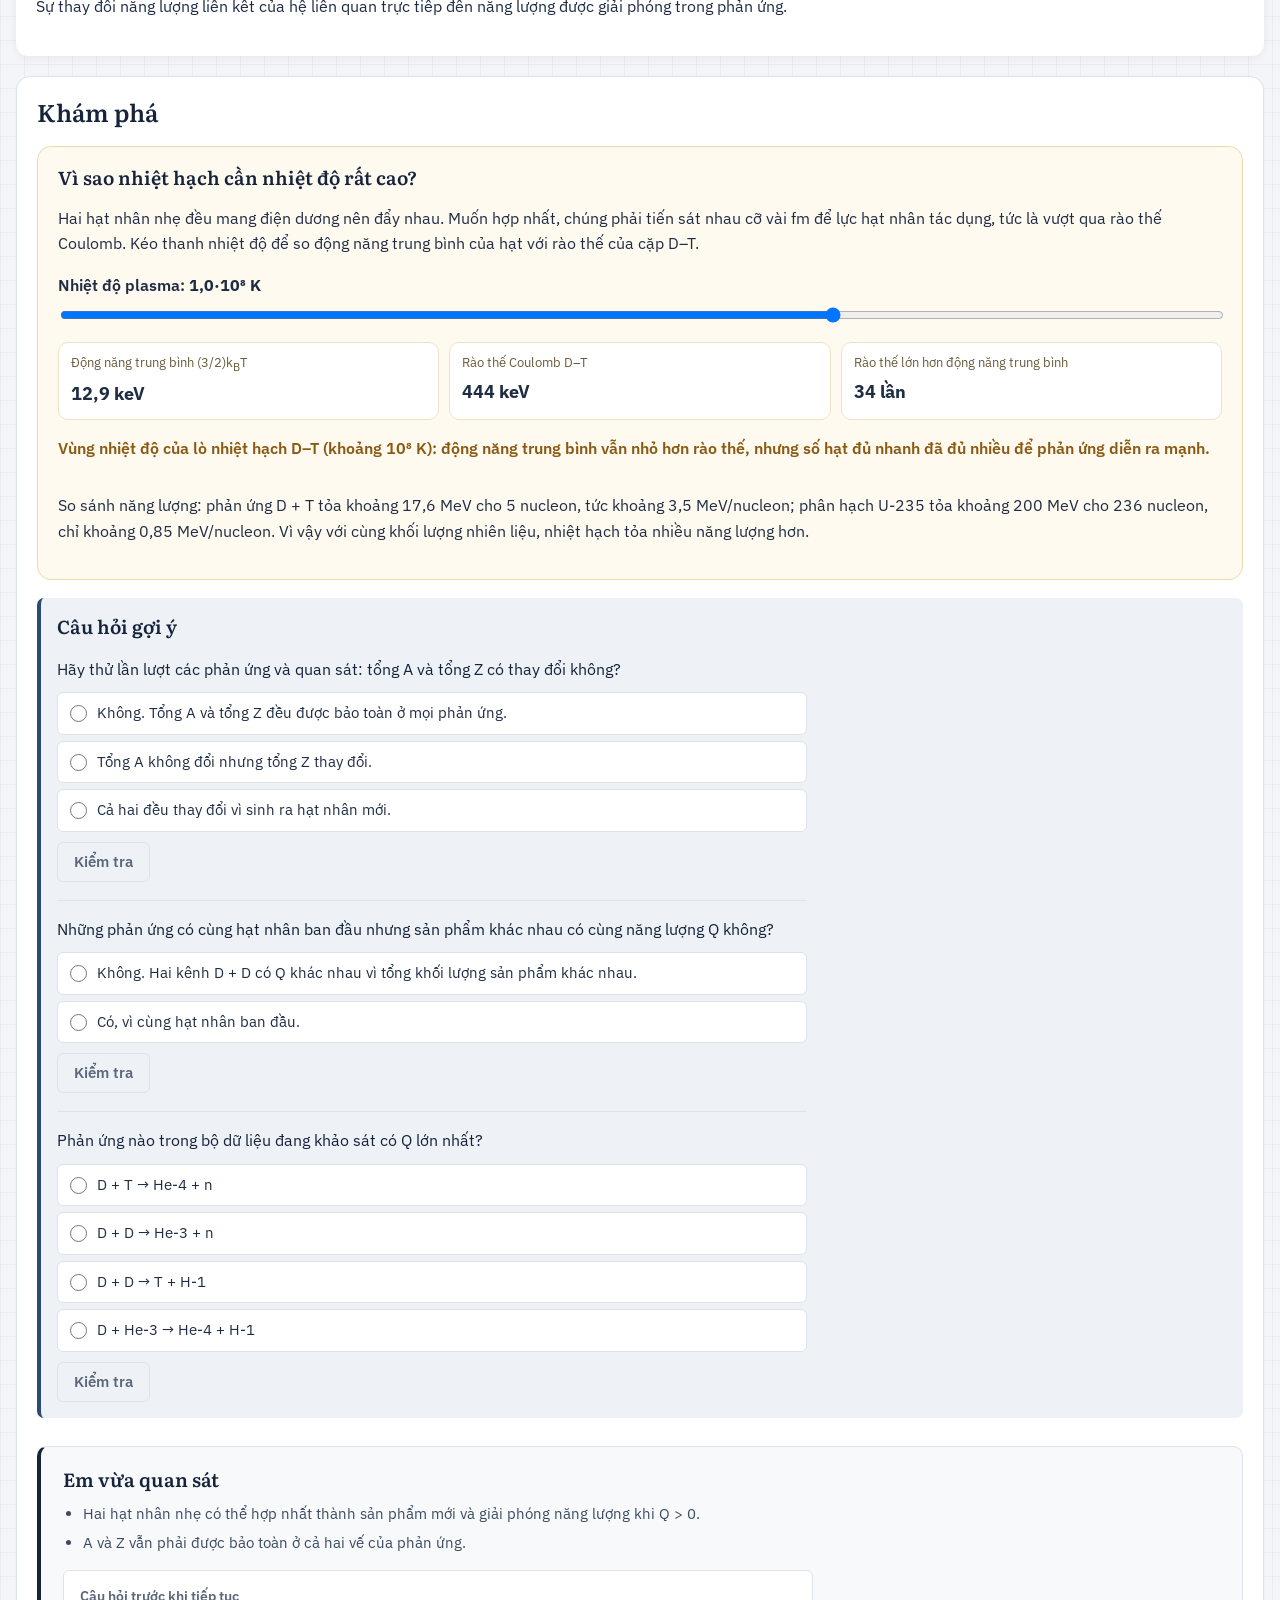
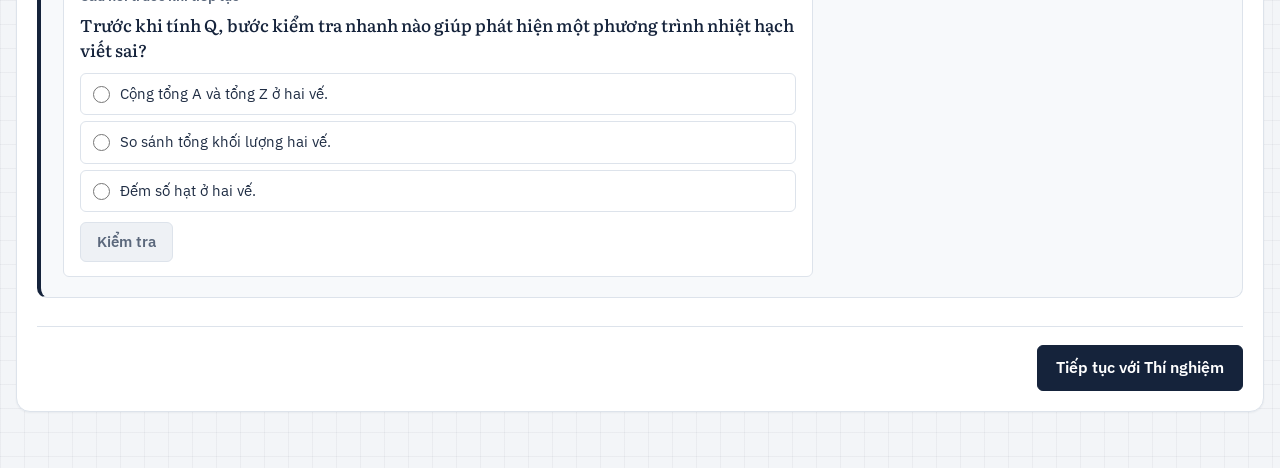
<file: simulations/nuclear-fusion/index.html>
<!DOCTYPE html>

<html lang="vi">
<head>
<meta charset="utf-8"/>
<meta content="width=device-width, initial-scale=1.0" name="viewport"/>
<title>
        Nhiệt hạch hạt nhân
    </title>
<link href="data:," rel="icon"/>
<link href="../../assets/shared/tokens.css?v=2" rel="stylesheet"/>
<link href="css/style.css?v=9" rel="stylesheet"/>
<link href="../../assets/shared/lesson-ui.css?v=6" rel="stylesheet"/>
<link href="../../assets/shared/real-data.css?v=5" rel="stylesheet"/></head>
<body class="lesson-ui">
<div class="container">
<!-- =====================================================
         ĐIỀU HƯỚNG
    ====================================================== -->
<div class="top-navigation">
<a aria-label="Trở về trang chủ Phòng thí nghiệm Vật lí hạt nhân trực tuyến" class="home-link" href="../../index.html">← Trang chủ</a>
</div>
<!-- =====================================================
         HEADER
    ====================================================== -->
<header class="page-header lesson-hero">
<div class="lesson-hero-copy">
<p class="lesson-label">Mô-đun 4: Phản ứng hạt nhân</p>
<h1>Nhiệt hạch hạt nhân</h1>
<p class="page-description">Khám phá quá trình kết hợp các hạt nhân nhẹ, kiểm tra các định luật bảo toàn và xác định năng lượng phản ứng từ chênh lệch khối lượng.</p>
</div>
<div aria-hidden="true" class="lesson-hero-visual">
<img alt="" src="../../assets/images/cards/nuclear-fusion.svg?v=4"/>
</div>
</header><section aria-label="Tổng quan trực quan của bài học" class="lesson-visual-overview">
<article class="lesson-insight-card lesson-discovery-card">
<div class="lesson-insight-heading"><span aria-hidden="true" class="lesson-insight-icon">◎</span><div><span class="lesson-insight-kicker">ĐỊNH HƯỚNG</span><h2>Em sẽ khám phá gì?</h2></div></div>
<ul class="lesson-mini-list"><li>Kiểm tra bảo toàn A và Z trong các phản ứng nhiệt hạch.</li><li>Tính Q từ khối lượng trước và sau phản ứng.</li><li>So sánh năng lượng của một số kênh phản ứng nhẹ trong bộ dữ liệu.</li></ul>
</article>
<article class="lesson-insight-card lesson-formula-card">
<div class="lesson-insight-heading"><span aria-hidden="true" class="lesson-insight-icon formula-icon">∑</span><div><span class="lesson-insight-kicker">GHI NHỚ</span><h2>Công thức / quy tắc trọng tâm</h2></div></div>
<div class="lesson-formula-wrap"><div class="lesson-formula-main">Q = (m<sub>trước</sub> − m<sub>sau</sub>)c²</div><div class="lesson-formula-secondary">D + T → ⁴He + n  •  Q ≈ 17,59 MeV</div></div>
<div class="lesson-mini-visual"><div aria-label="Deuterium và tritium kết hợp tạo helium bốn, neutron và năng lượng" class="fusion-visual"><span class="fusion-particle">D</span><span class="fusion-particle">T</span><b>→</b><span class="fusion-product">⁴He</span><span class="particle-dot neutron-dot">n</span><span class="energy-mark">Q</span></div></div>
</article>
<article class="lesson-insight-card lesson-model-card">
<div class="lesson-insight-heading"><span aria-hidden="true" class="lesson-insight-icon note-icon">i</span><div><span class="lesson-insight-kicker">KHOA HỌC</span><h2>Lưu ý về mô hình</h2></div></div>
<p>Hình ảnh chỉ minh họa sự kết hợp của các hạt nhân nhẹ và cân bằng năng lượng của phản ứng. Nhiệt hạch chỉ xảy ra ở nhiệt độ rất cao (cỡ 10⁷–10⁸ K) vì hai hạt nhân phải vượt rào thế Coulomb; phần Khám phá có một thanh nhiệt độ để so sánh, nhưng bài không mô phỏng đầy đủ plasma hay phân bố vận tốc.</p>
</article>
</section>
<!-- =====================================================
         MỤC TIÊU
    ====================================================== -->
<section class="learning-goals">
<h2>
            Mục tiêu học tập
        </h2>
<div class="goal-grid">
<div class="goal-card">
<strong>
                    1
                </strong>
<p>
                    Mô tả các giai đoạn cơ bản
                    của một số phản ứng nhiệt hạch minh họa.
                </p>
</div>
<div class="goal-card">
<strong>
                    2
                </strong>
<p>
                    Kiểm tra sự bảo toàn số nucleon A
                    và điện tích Z trong phản ứng.
                </p>
</div>
<div class="goal-card">
<strong>
                    3
                </strong>
<p>
                    Liên hệ chênh lệch khối lượng
                    với năng lượng tỏa ra của phản ứng nhiệt hạch.
                </p>
</div>
</div>
</section>
<!-- =====================================================
         CHẾ ĐỘ
    ====================================================== -->
<nav aria-label="Chọn chế độ học tập" class="mode-navigation">
<button aria-pressed="true" class="mode-button active" id="exploreModeButton" type="button"><span class="mode-icon"><svg aria-hidden="true" fill="none" viewbox="0 0 24 24"><circle cx="11" cy="11" r="6.5" stroke-width="2"></circle><path d="m16 16 4 4" stroke-linecap="round" stroke-width="2"></path><path d="M8.5 11h5M11 8.5v5" stroke-linecap="round" stroke-width="1.6"></path></svg></span><span class="mode-title">Khám phá</span><span class="mode-subtitle">Quan sát &amp; tìm quy luật</span></button>
<button aria-pressed="false" class="mode-button" id="experimentModeButton" type="button"><span class="mode-icon"><svg aria-hidden="true" fill="none" viewbox="0 0 24 24"><path d="M9 3h6M10 3v6l-5 8.2A2.5 2.5 0 0 0 7.1 21h9.8a2.5 2.5 0 0 0 2.1-3.8L14 9V3" stroke-linecap="round" stroke-linejoin="round" stroke-width="2"></path><path d="M7.5 16h9" stroke-linecap="round" stroke-width="1.7"></path></svg></span><span class="mode-title">Thí nghiệm</span><span class="mode-subtitle">Thực hiện nhiệm vụ</span></button>
<button aria-pressed="false" class="mode-button" id="validationModeButton" type="button"><span class="mode-icon"><svg aria-hidden="true" fill="none" viewbox="0 0 24 24"><path d="M5 12.5 9.2 17 19 7" stroke-linecap="round" stroke-linejoin="round" stroke-width="2.2"></path><circle cx="12" cy="12" r="9" stroke-width="1.6"></circle></svg></span><span class="mode-title">Kiểm chứng</span><span class="mode-subtitle">Đối chiếu dữ liệu thực</span></button>
</nav>
<!-- =====================================================
         KHU MÔ PHỎNG
    ====================================================== -->
<section class="simulation-layout">
<!-- =================================================
             ĐIỀU KHIỂN
        ================================================== -->
<aside class="control-panel">
<h2>
                Điều khiển
            </h2>
<div class="control-group">
<label for="fusionReactionSelect">
                    Chọn phản ứng nhiệt hạch
                </label>
<select id="fusionReactionSelect">
<option value="D-T-He4-n">
                        D + T → He-4 + n
                    </option>
<option value="D-D-He3-n">
                        D + D → He-3 + n
                    </option>
<option value="D-D-T-H1">
                        D + D → T + H-1
                    </option>
<option value="D-He3-He4-H1">
                        D + He-3 → He-4 + H-1
                    </option>
</select>
</div>
<div class="button-group">
<button id="startButton">
                    ▶ Bắt đầu
                </button>
<button id="pauseButton">
                    ⏸ Tạm dừng
                </button>
<button id="resetButton">
                    ↻ Đặt lại
                </button>
</div>
<div class="speed-control">
<label for="speedSelect">
                    Tốc độ mô phỏng
                </label>
<select id="speedSelect">
<option value="0.7">
                        Chậm
                    </option>
<option selected="" value="1">
                        Bình thường
                    </option>
<option value="1.5">
                        Nhanh
                    </option>
</select>
</div>
<div class="reaction-info">
<strong id="selectedReactionTitle">
                    D + T → He-4 + n
                </strong>
<p id="selectedReactionDescription">
                    Deuterium và tritium kết hợp tạo helium-4
                    và một neutron.
                </p>
</div>
<div class="model-note">
<strong>
                    Lưu ý
                </strong>
<p>
                    Hình ảnh chỉ là mô hình trực quan hóa.
                    Khoảng cách, kích thước và chuyển động
                    không theo đúng tỉ lệ thực tế của hạt nhân.
                </p>
</div>
</aside>
<!-- =================================================
             VÙNG ANIMATION
        ================================================== -->
<section class="simulation-panel">
<div class="simulation-title-row">
<div>
<h2 id="simulationReactionTitle">
                        Quá trình nhiệt hạch D + T
                    </h2>
<p id="stageDescription">
                        Sẵn sàng bắt đầu mô phỏng.
                    </p>
</div>
<span class="status-badge ready" id="statusBadge">
                    Sẵn sàng
                </span>
</div>
<canvas height="500" id="fusionCanvas" width="900">
</canvas>
<div class="stage-indicator">
<div class="stage-item active" data-stage="0">
<span>1</span>

                    Ban đầu

                </div>
<div class="stage-item" data-stage="1">
<span>2</span>

                    Tiến lại gần

                </div>
<div class="stage-item" data-stage="2">
<span>3</span>

                    Tương tác

                </div>
<div class="stage-item" data-stage="3">
<span>4</span>

                    Tái sắp xếp

                </div>
<div class="stage-item" data-stage="4">
<span>5</span>

                    Sản phẩm

                </div>
<div class="stage-item" data-stage="5">
<span>6</span>

                    Năng lượng

                </div>
</div>
<p class="visual-note">
                Animation chỉ minh họa diễn biến của phản ứng,
                không phải mô tả quỹ đạo cổ điển chính xác
                của các hạt nhân hay nucleon.
            </p>
</section>
</section>
<!-- =====================================================
         PHƯƠNG TRÌNH PHẢN ỨNG
    ====================================================== -->
<section class="reaction-panel">
<h2>
            Phản ứng đang minh họa
        </h2>
<div class="reaction-equation" id="reactionEquation">
</div>
<p class="reaction-note" id="reactionNote">
</p>
</section>
<!-- =====================================================
         KẾT QUẢ
    ====================================================== -->
<section class="result-panel">
<h2>
            Kết quả vật lí
        </h2>
<div class="result-grid">
<div class="result-box">
<span>
                    A trước
                </span>
<strong id="initialADisplay">
                    —
                </strong>
</div>
<div class="result-box">
<span>
                    A sau
                </span>
<strong id="finalADisplay">
                    —
                </strong>
</div>
<div class="result-box">
<span>
                    Z trước
                </span>
<strong id="initialZDisplay">
                    —
                </strong>
</div>
<div class="result-box">
<span>
                    Z sau
                </span>
<strong id="finalZDisplay">
                    —
                </strong>
</div>
<div class="result-box">
<span>
                    Δm
                </span>
<strong id="massDifferenceDisplay">
                    —
                </strong>
</div>
<div class="result-box highlight-result">
<span>
                    Q
                </span>
<strong id="qValueDisplay">
                    —
                </strong>
</div>
<div class="result-box">
<span>
                    Q trên mỗi nucleon
                </span>
<strong id="qPerNucleonDisplay">
                    —
                </strong>
</div>
</div>
<div class="conservation-row">
<div id="massConservationStatus">
                Bảo toàn A: —
            </div>
<div id="chargeConservationStatus">
                Bảo toàn Z: —
            </div>
</div>
</section>
<!-- =====================================================
         SO SÁNH KHỐI LƯỢNG
    ====================================================== -->
<section class="mass-panel">
<h2>
            So sánh khối lượng trước và sau phản ứng
        </h2>
<div class="mass-comparison">
<div class="mass-row">
<span>
                    Trước phản ứng
                </span>
<div class="mass-track">
<div class="mass-bar initial" id="initialMassBar">
</div>
</div>
<strong id="initialMassDisplay">
                    —
                </strong>
</div>
<div class="mass-row">
<span>
                    Sau phản ứng
                </span>
<div class="mass-track">
<div class="mass-bar final" id="finalMassBar">
</div>
</div>
<strong id="finalMassDisplay">
                    —
                </strong>
</div>
</div>
<p class="mass-note">
            Hai thanh có thể rất gần nhau vì chênh lệch khối lượng
            chỉ chiếm một phần nhỏ tổng khối lượng của hệ.
        </p>
</section>
<!-- =====================================================
         DIỄN BIẾN
    ====================================================== -->
<section class="explanation-panel">
<h2>
            Diễn biến của mô hình
        </h2>
<div class="explanation-grid">
<div class="explanation-card">
<strong>
                    1. Các hạt nhân ban đầu
                </strong>
<p>
                    Hai hạt nhân nhẹ tạo thành
                    trạng thái ban đầu của phản ứng.
                </p>
</div>
<div class="explanation-card">
<strong>
                    2. Tiến lại gần
                </strong>
<p>
                    Các hạt nhân được minh họa
                    tiến vào gần vùng tương tác.
                </p>
</div>
<div class="explanation-card">
<strong>
                    3. Vùng tương tác
                </strong>
<p>
                    Khi khoảng cách đủ nhỏ trong mô hình,
                    tương tác hạt nhân trở nên quan trọng.
                </p>
</div>
<div class="explanation-card">
<strong>
                    4. Tái sắp xếp nucleon
                </strong>
<p>
                    Các proton và neutron được minh họa
                    chuyển sang cấu hình sản phẩm mới.
                </p>
</div>
<div class="explanation-card">
<strong>
                    5. Sản phẩm
                </strong>
<p>
                    Các sản phẩm của phản ứng
                    được hình thành và tách ra.
                </p>
</div>
<div class="explanation-card">
<strong>
                    6. Năng lượng
                </strong>
<p>
                    Nếu khối lượng trạng thái sau nhỏ hơn trạng thái trước
                    thì phản ứng có Q dương.
                </p>
</div>
</div>
</section>
<!-- =====================================================
         LIÊN HỆ BÀI 8
    ====================================================== -->
<section class="binding-link-panel">
<h2>
            Liên hệ với năng lượng liên kết
        </h2>
<div class="binding-flow">
<span>
                Các hạt nhân nhẹ
            </span>
<strong>
                →
            </strong>
<span>
                Trạng thái sản phẩm
            </span>
<strong>
                →
            </strong>
<span>
                m<sub>sau</sub>
                &lt;
                m<sub>trước</sub>
</span>
<strong>
                →
            </strong>
<span>
                Q &gt; 0
            </span>
</div>
<p>
            Sự thay đổi năng lượng liên kết của hệ
            liên quan trực tiếp đến năng lượng
            được giải phóng trong phản ứng.
        </p>
</section>
<!-- =====================================================
         KHÁM PHÁ
    ====================================================== -->
<section class="mode-panel active" id="explorePanel">
<h2>
            Khám phá
        </h2>
<div class="fusion-condition-card">
<h3>Vì sao nhiệt hạch cần nhiệt độ rất cao?</h3>
<p>
                Hai hạt nhân nhẹ đều mang điện dương nên đẩy nhau. Muốn hợp nhất, chúng phải tiến
                sát nhau cỡ vài fm để lực hạt nhân tác dụng, tức là vượt qua rào thế Coulomb.
                Kéo thanh nhiệt độ để so động năng trung bình của hạt với rào thế của cặp D–T.
            </p>
<label for="fusionTemperatureInput">Nhiệt độ plasma: <strong id="fusionTemperatureDisplay">—</strong></label>
<input id="fusionTemperatureInput" max="9" min="6" step="0.05" type="range" value="8"/>
<div class="fusion-condition-grid">
<div><span>Động năng trung bình (3/2)k<sub>B</sub>T</span><strong id="fusionMeanEnergyDisplay">—</strong></div>
<div><span>Rào thế Coulomb D–T</span><strong id="fusionBarrierDisplay">—</strong></div>
<div><span>Rào thế lớn hơn động năng trung bình</span><strong id="fusionBarrierRatioDisplay">—</strong></div>
</div>
<p class="fusion-condition-note" id="fusionConditionNote" aria-live="polite"></p>
<p>
                So sánh năng lượng: phản ứng D + T tỏa khoảng 17,6 MeV cho 5 nucleon, tức khoảng
                3,5 MeV/nucleon; phân hạch U-235 tỏa khoảng 200 MeV cho 236 nucleon, chỉ khoảng
                0,85 MeV/nucleon. Vì vậy với cùng khối lượng nhiên liệu, nhiệt hạch tỏa nhiều năng lượng hơn.
            </p>
</div>
<div class="question-card">
<h3>
                Câu hỏi gợi ý
            </h3>
<div class="quick-check" data-check="fu-kp-1">
<p class="qc-prompt">
Hãy thử lần lượt các phản ứng và quan sát:
                tổng A và tổng Z có thay đổi không?
</p>
</div>
<div class="quick-check" data-check="fu-kp-2">
<p class="qc-prompt">
Những phản ứng có cùng hạt nhân ban đầu
                nhưng sản phẩm khác nhau
                có cùng năng lượng Q không?
</p>
</div>
<div class="quick-check" data-check="fu-kp-3">
<p class="qc-prompt">
Phản ứng nào trong bộ dữ liệu đang khảo sát có Q lớn nhất?
</p>
</div>
</div>
</section>
<!-- =====================================================
         THÍ NGHIỆM
    ====================================================== -->
<section class="mode-panel" id="experimentPanel">
<h2>
            Thí nghiệm ảo
        </h2>
<div class="experiment-task" id="task1Card">
<h3>
        Nhiệm vụ 1:
        Kiểm tra các định luật bảo toàn
    </h3>
<p>
        Chọn một phản ứng nhiệt hạch,
        sau đó tự tính tổng số nucleon A
        và tổng điện tích Z ở hai phía.
    </p>
<!-- =================================================
         CHỌN PHẢN ỨNG
    ================================================== -->
<div class="task1-reaction-selector">
<label for="task1ReactionSelect">
            Phản ứng khảo sát
        </label>
<select id="task1ReactionSelect">
<option value="D-T-He4-n">
                D + T → He-4 + n
            </option>
<option value="D-D-He3-n">
                D + D → He-3 + n
            </option>
<option value="D-D-T-H1">
                D + D → T + H-1
            </option>
<option value="D-He3-He4-H1">
                D + He-3 → He-4 + H-1
            </option>
</select>
</div>
<!-- =================================================
         PHƯƠNG TRÌNH
    ================================================== -->
<div class="task1-reaction-equation" id="task1ReactionEquation">
</div>
<div class="task1-instruction">
<strong>
            Yêu cầu
        </strong>
<p>
            Hãy tính bốn đại lượng bên dưới
            trước khi nhấn nút kiểm tra.
        </p>
</div>
<!-- =================================================
         NHẬP KẾT QUẢ
    ================================================== -->
<div class="task1-calculation-grid">
<div class="task1-answer-card">
<label for="task1InitialAInput">
                A trước phản ứng
            </label>
<p class="task1-expression" id="task1InitialAExpression">
                —
            </p>
<input id="task1InitialAInput" placeholder="Nhập kết quả" type="number"/>
<span class="answer-feedback" id="task1InitialAFeedback">
</span>
</div>
<div class="task1-answer-card">
<label for="task1FinalAInput">
                A sau phản ứng
            </label>
<p class="task1-expression" id="task1FinalAExpression">
                —
            </p>
<input id="task1FinalAInput" placeholder="Nhập kết quả" type="number"/>
<span class="answer-feedback" id="task1FinalAFeedback">
</span>
</div>
<div class="task1-answer-card">
<label for="task1InitialZInput">
                Z trước phản ứng
            </label>
<p class="task1-expression" id="task1InitialZExpression">
                —
            </p>
<input id="task1InitialZInput" placeholder="Nhập kết quả" type="number"/>
<span class="answer-feedback" id="task1InitialZFeedback">
</span>
</div>
<div class="task1-answer-card">
<label for="task1FinalZInput">
                Z sau phản ứng
            </label>
<p class="task1-expression" id="task1FinalZExpression">
                —
            </p>
<input id="task1FinalZInput" placeholder="Nhập kết quả" type="number"/>
<span class="answer-feedback" id="task1FinalZFeedback">
</span>
</div>
</div>
<!-- =================================================
         CÂU HỎI KẾT LUẬN
    ================================================== -->
<div class="task1-question-card">
<label for="task1ConservationSelect">

            Từ các kết quả trên,
            nhận xét nào phù hợp?

        </label>
<select id="task1ConservationSelect">
<option value="">
                -- Chọn nhận xét --
            </option>
<option value="both">
                Cả tổng A và tổng Z đều được bảo toàn
            </option>
<option value="a-only">
                Chỉ tổng A được bảo toàn
            </option>
<option value="z-only">
                Chỉ tổng Z được bảo toàn
            </option>
<option value="neither">
                Cả A và Z đều không được bảo toàn
            </option>
</select>
<span class="answer-feedback" id="task1ConservationFeedback">
</span>
</div>
<!-- =================================================
         CÂU HỎI Ý NGHĨA
    ================================================== -->
<div class="task1-question-card">
<label for="task1MeaningSelect">

            Điều nào mô tả phù hợp nhất
            về sự thay đổi của hệ trong phản ứng nhiệt hạch?

        </label>
<select id="task1MeaningSelect">
<option value="">
                -- Chọn câu trả lời --
            </option>
<option value="correct">
                Các nucleon được sắp xếp lại thành các hạt nhân mới,
                nhưng tổng A và tổng Z vẫn được bảo toàn
            </option>
<option value="wrong-1">
                Một số nucleon biến mất để tạo ra năng lượng
            </option>
<option value="wrong-2">
                Điện tích hạt nhân không cần được bảo toàn
            </option>
<option value="wrong-3">
                Nhiệt hạch luôn làm giảm tổng số nucleon của hệ
            </option>
</select>
<span class="answer-feedback" id="task1MeaningFeedback">
</span>
</div>
<!-- =================================================
         NÚT
    ================================================== -->
<div class="task-button-group">
<button id="checkTask1Button">
            Kiểm tra kết quả
        </button>
<button id="resetTask1Button">
            Làm lại
        </button>
</div>
<p class="task-status-line">
<strong>
            Trạng thái:
        </strong>
<span id="task1Status">
            Chờ học sinh thực hiện
        </span>
</p>
<!-- =================================================
         KẾT QUẢ
    ================================================== -->
<div class="task-result" hidden="" id="task1Result">
<h4>
            Kiểm tra bằng chương trình
        </h4>
<div class="task1-result-grid">
<div class="task1-result-box">
<span>
                    A trước
                </span>
<strong id="task1CorrectInitialA">
                    —
                </strong>
</div>
<div class="task1-result-box">
<span>
                    A sau
                </span>
<strong id="task1CorrectFinalA">
                    —
                </strong>
</div>
<div class="task1-result-box">
<span>
                    Z trước
                </span>
<strong id="task1CorrectInitialZ">
                    —
                </strong>
</div>
<div class="task1-result-box">
<span>
                    Z sau
                </span>
<strong id="task1CorrectFinalZ">
                    —
                </strong>
</div>
</div>
<div class="task1-solution">
<h4>
                Phân tích
            </h4>
<div id="task1Solution">
</div>
</div>
<div class="task-conclusion">
<h4>
                Kết luận
            </h4>
<p id="task1Conclusion">
</p>
</div>
</div>
</div>
<div class="experiment-task" id="task2Card">
<h3>
        Nhiệm vụ 2:
        Xác định năng lượng của phản ứng nhiệt hạch
    </h3>
<p>
        Chọn một phản ứng,
        sử dụng dữ liệu khối lượng nguyên tử
        để tính chênh lệch khối lượng
        và năng lượng phản ứng Q.
    </p>
<!-- =================================================
         CHỌN PHẢN ỨNG
    ================================================== -->
<div class="task2-reaction-selector">
<label for="task2ReactionSelect">
            Phản ứng khảo sát
        </label>
<select id="task2ReactionSelect">
<option value="D-T-He4-n">
                D + T → He-4 + n
            </option>
<option value="D-D-He3-n">
                D + D → He-3 + n
            </option>
<option value="D-D-T-H1">
                D + D → T + H-1
            </option>
<option value="D-He3-He4-H1">
                D + He-3 → He-4 + H-1
            </option>
</select>
</div>
<!-- =================================================
         PHƯƠNG TRÌNH
    ================================================== -->
<div class="task2-reaction-equation" id="task2ReactionEquation">
</div>
<!-- =================================================
         DỮ LIỆU
    ================================================== -->
<div class="task2-data-panel">
<h4>
            Dữ liệu khối lượng
        </h4>
<div class="task2-data-grid" id="task2MassDataGrid">
</div>
<div class="task2-conversion-box">
<span>
                Hệ số chuyển đổi
            </span>
<strong>
                1 u·c² = 931,49410242 MeV
            </strong>
</div>
</div>
<!-- =================================================
         YÊU CẦU
    ================================================== -->
<div class="task2-instruction">
<strong>
            Yêu cầu
        </strong>
<p>
            Hãy tính lần lượt khối lượng trước phản ứng,
            khối lượng sau phản ứng,
            chênh lệch khối lượng Δm
            và năng lượng phản ứng Q.
        </p>
</div>
<!-- =================================================
         CÁC Ô NHẬP
    ================================================== -->
<div class="task2-calculation-grid">
<div class="task2-answer-card">
<label for="task2InitialMassInput">
                1. Khối lượng trước phản ứng
                m<sub>trước</sub> (u)
            </label>
<p class="task2-expression" id="task2InitialMassExpression">
                —
            </p>
<input id="task2InitialMassInput" inputmode="decimal" placeholder="Nhập kết quả" type="text"/>
<span class="answer-feedback" id="task2InitialMassFeedback">
</span>
</div>
<div class="task2-answer-card">
<label for="task2FinalMassInput">
                2. Khối lượng sau phản ứng
                m<sub>sau</sub> (u)
            </label>
<p class="task2-expression" id="task2FinalMassExpression">
                —
            </p>
<input id="task2FinalMassInput" inputmode="decimal" placeholder="Nhập kết quả" type="text"/>
<span class="answer-feedback" id="task2FinalMassFeedback">
</span>
</div>
<div class="task2-answer-card">
<label for="task2MassDifferenceInput">
                3. Chênh lệch khối lượng
                Δm (u)
            </label>
<p class="task2-expression">
                Δm =
                m<sub>trước</sub>
                −
                m<sub>sau</sub>
</p>
<input id="task2MassDifferenceInput" inputmode="decimal" placeholder="Nhập kết quả" type="text"/>
<span class="answer-feedback" id="task2MassDifferenceFeedback">
</span>
</div>
<div class="task2-answer-card">
<label for="task2QInput">
                4. Năng lượng phản ứng Q (MeV)
            </label>
<p class="task2-expression">
                Q =
                Δm × 931,49410242
            </p>
<input id="task2QInput" inputmode="decimal" placeholder="Nhập kết quả" type="text"/>
<span class="answer-feedback" id="task2QFeedback">
</span>
</div>
</div>
<!-- =================================================
         CÂU HỎI 1
    ================================================== -->
<div class="task2-question-card">
<label for="task2MassRelationSelect">

            Trong phản ứng đang xét,
            quan hệ nào giữa khối lượng trước
            và sau phản ứng phù hợp với kết quả?

        </label>
<select id="task2MassRelationSelect">
<option value="">
                -- Chọn câu trả lời --
            </option>
<option value="correct">
                m trước &gt; m sau
            </option>
<option value="equal">
                m trước = m sau
            </option>
<option value="less">
                m trước &lt; m sau
            </option>
</select>
<span class="answer-feedback" id="task2MassRelationFeedback">
</span>
</div>
<!-- =================================================
         CÂU HỎI 2
    ================================================== -->
<div class="task2-question-card">
<label for="task2EnergyMeaningSelect">

            Ý nghĩa của Q &gt; 0 là gì?

        </label>
<select id="task2EnergyMeaningSelect">
<option value="">
                -- Chọn câu trả lời --
            </option>
<option value="correct">
                Phản ứng giải phóng năng lượng
            </option>
<option value="wrong-1">
                Phản ứng phải nhận thêm năng lượng đúng bằng Q
            </option>
<option value="wrong-2">
                Tổng số nucleon bị giảm
            </option>
<option value="wrong-3">
                Điện tích của hệ không được bảo toàn
            </option>
</select>
<span class="answer-feedback" id="task2EnergyMeaningFeedback">
</span>
</div>
<!-- =================================================
         NÚT
    ================================================== -->
<div class="task-button-group">
<button id="checkTask2Button">
            Kiểm tra kết quả
        </button>
<button id="resetTask2Button">
            Làm lại
        </button>
</div>
<p class="task-status-line">
<strong>
            Trạng thái:
        </strong>
<span id="task2Status">
            Chờ học sinh thực hiện
        </span>
</p>
<!-- =================================================
         KẾT QUẢ
    ================================================== -->
<div class="task-result" hidden="" id="task2Result">
<h4>
            Kết quả tính toán
        </h4>
<div class="task2-result-grid">
<div class="task2-result-box">
<span>
                    m trước
                </span>
<strong id="task2CorrectInitialMass">
                    —
                </strong>
</div>
<div class="task2-result-box">
<span>
                    m sau
                </span>
<strong id="task2CorrectFinalMass">
                    —
                </strong>
</div>
<div class="task2-result-box">
<span>
                    Δm
                </span>
<strong id="task2CorrectMassDifference">
                    —
                </strong>
</div>
<div class="task2-result-box">
<span>
                    Q
                </span>
<strong id="task2CorrectQ">
                    —
                </strong>
</div>
</div>
<!-- =============================================
             SO SÁNH KHỐI LƯỢNG
        ============================================== -->
<div class="task2-mass-comparison">
<h4>
                So sánh khối lượng
            </h4>
<div class="task2-mass-row">
<span>
                    Trước phản ứng
                </span>
<div class="task2-mass-track">
<div class="task2-mass-bar initial" id="task2InitialMassBar">
</div>
</div>
<strong id="task2InitialMassBarLabel">
                    —
                </strong>
</div>
<div class="task2-mass-row">
<span>
                    Sau phản ứng
                </span>
<div class="task2-mass-track">
<div class="task2-mass-bar final" id="task2FinalMassBar">
</div>
</div>
<strong id="task2FinalMassBarLabel">
                    —
                </strong>
</div>
</div>
<!-- =============================================
             LỜI GIẢI
        ============================================== -->
<div class="task2-solution">
<h4>
                Các bước tính
            </h4>
<div id="task2Solution">
</div>
</div>
<div class="task-conclusion">
<h4>
                Kết luận
            </h4>
<p id="task2Conclusion">
</p>
</div>
</div>
</div>
<div class="experiment-task" id="task3Card">
<h3>
        Nhiệm vụ 3:
        So sánh năng lượng các phản ứng nhiệt hạch
    </h3>
<p>
        Sử dụng cùng một mô hình tính toán
        để so sánh bốn phản ứng nhiệt hạch minh họa.
    </p>
<div class="task3-note">
<strong>
            Mục tiêu
        </strong>
<p>
            Quan sát sự thay đổi của chênh lệch khối lượng Δm
            và năng lượng Q khi sản phẩm phản ứng thay đổi.
        </p>
</div>
<div class="task-button-group">
<button id="runTask3Button">
            So sánh các phản ứng
        </button>
<button id="resetTask3Button">
            Đặt lại
        </button>
</div>
<p class="task-status-line">
<strong>
            Trạng thái:
        </strong>
<span id="task3Status">
            Chưa thực hiện
        </span>
</p>
<div class="task-result" hidden="" id="task3Result">
<!-- =============================================
             BẢNG
        ============================================== -->
<h4>
            Bảng kết quả
        </h4>
<div class="task3-table-wrapper">
<table>
<thead>
<tr>
<th>
                            Phản ứng
                        </th>
<th>
                            A trước/sau
                        </th>
<th>
                            Z trước/sau
                        </th>
<th>
                            m trước (u)
                        </th>
<th>
                            m sau (u)
                        </th>
<th>
                            Δm (u)
                        </th>
<th>
                            Q (MeV)
                        </th>
</tr>
</thead>
<tbody id="task3TableBody">
</tbody>
</table>
</div>
<!-- =============================================
             ĐỒ THỊ
        ============================================== -->
<div class="task3-chart-section">
<h4>
                So sánh năng lượng Q
            </h4>
<p>
                Chiều cao mỗi cột biểu diễn
                năng lượng Q của một phản ứng.
            </p>
<div class="task3-chart-container">
<canvas id="task3Chart">
</canvas>
</div>
</div>
<!-- =============================================
             TÓM TẮT
        ============================================== -->
<div class="task3-summary-grid">
<div class="task3-summary-box">
<span>
                    Q nhỏ nhất
                </span>
<strong id="task3MinimumQ">
                    —
                </strong>
</div>
<div class="task3-summary-box">
<span>
                    Q lớn nhất
                </span>
<strong id="task3MaximumQ">
                    —
                </strong>
</div>
<div class="task3-summary-box">
<span>
                    Khoảng biến thiên Q
                </span>
<strong id="task3QRange">
                    —
                </strong>
</div>
</div>
<!-- =============================================
             PHÂN TÍCH
        ============================================== -->
<div class="task3-analysis-section">
<h4>
                Phân tích kết quả
            </h4>
<div class="task3-question-card">
<label for="task3HighestQSelect">

                    1. Trong bốn phản ứng đang xét,
                    phản ứng nào có Q lớn nhất?

                </label>
<select id="task3HighestQSelect">
<option value="">
                        -- Chọn câu trả lời --
                    </option>
<option value="D-T-He4-n">
                        D + T → He-4 + n
                    </option>
<option value="D-D-He3-n">
                        D + D → He-3 + n
                    </option>
<option value="D-D-T-H1">
                        D + D → T + H-1
                    </option>
<option value="D-He3-He4-H1">
                        D + He-3 → He-4 + H-1
                    </option>
</select>
<span class="answer-feedback" id="task3HighestQFeedback">
</span>
</div>
<div class="task3-question-card">
<label for="task3DDComparisonSelect">

                    2. Hai phản ứng D + D có cùng trạng thái ban đầu
                    nhưng Q khác nhau. Nguyên nhân phù hợp nhất là gì?

                </label>
<select id="task3DDComparisonSelect">
<option value="">
                        -- Chọn câu trả lời --
                    </option>
<option value="correct">
                        Sản phẩm khác nhau nên tổng khối lượng sau
                        và Δm khác nhau
                    </option>
<option value="wrong-1">
                        Tổng số nucleon trước hai phản ứng khác nhau
                    </option>
<option value="wrong-2">
                        Tổng điện tích trước hai phản ứng khác nhau
                    </option>
<option value="wrong-3">
                        Một phản ứng không bảo toàn năng lượng
                    </option>
</select>
<span class="answer-feedback" id="task3DDComparisonFeedback">
</span>
</div>
<div class="task3-question-card">
<label for="task3MassQRelationSelect">

                    3. Quan hệ nào giữa Δm và Q phù hợp với bảng?

                </label>
<select id="task3MassQRelationSelect">
<option value="">
                        -- Chọn câu trả lời --
                    </option>
<option value="correct">
                        Δm càng lớn thì Q càng lớn
                    </option>
<option value="wrong-1">
                        Δm càng lớn thì Q càng nhỏ
                    </option>
<option value="wrong-2">
                        Q không phụ thuộc vào Δm
                    </option>
</select>
<span class="answer-feedback" id="task3MassQRelationFeedback">
</span>
</div>
<div class="task3-question-card">
<label for="task3ConservationSelect">

                    4. Điều gì đúng đối với cả bốn phản ứng?

                </label>
<select id="task3ConservationSelect">
<option value="">
                        -- Chọn câu trả lời --
                    </option>
<option value="correct">
                        Tổng A và tổng Z đều được bảo toàn
                    </option>
<option value="wrong-1">
                        Tất cả có cùng Q
                    </option>
<option value="wrong-2">
                        Tất cả đều phát ra neutron tự do
                    </option>
<option value="wrong-3">
                        Tất cả đều có cùng sản phẩm
                    </option>
</select>
<span class="answer-feedback" id="task3ConservationFeedback">
</span>
</div>
<div class="task-button-group">
<button id="checkTask3Button">
                    Kiểm tra phân tích
                </button>
<button id="resetTask3AnswersButton">
                    Làm lại câu hỏi
                </button>
</div>
</div>
<!-- =============================================
             KẾT LUẬN
        ============================================== -->
<div class="task-conclusion" hidden="" id="task3ConclusionBox">
<h4>
                Kết luận
            </h4>
<p id="task3Conclusion">
</p>
</div>
</div>
</div>
</section>
<!-- =====================================================
         KIỂM CHỨNG
    ====================================================== -->
<section class="mode-panel" id="validationPanel">
<h2>
        Kiểm chứng mô hình
    </h2>
<p>
        Chế độ này kiểm tra tính nhất quán của dữ liệu hạt nhân,
        các định luật bảo toàn
        và thuật toán tính năng lượng phản ứng Q
        cho toàn bộ bốn phản ứng nhiệt hạch đang khảo sát.
    </p>
<!-- =================================================
         KIỂM CHỨNG 1
    ================================================== -->
<div class="validation-block">
<h3>
            Kiểm chứng 1:
            Dữ liệu và các định luật bảo toàn
        </h3>
<p>
            Chương trình đối chiếu các khối lượng nguyên tử
            đang sử dụng với bộ dữ liệu tham chiếu,
            đồng thời kiểm tra tổng A và tổng Z
            của từng phản ứng.
        </p>
<div class="validation-formula-box">
<p>
<strong>Bảo toàn số nucleon:</strong>
</p>
<p class="validation-formula">
                ΣA<sub>trước</sub>
                =
                ΣA<sub>sau</sub>
</p>
<p>
<strong>Bảo toàn điện tích:</strong>
</p>
<p class="validation-formula">
                ΣZ<sub>trước</sub>
                =
                ΣZ<sub>sau</sub>
</p>
</div>
<div class="task-button-group">
<button id="runDataValidationButton">
                Chạy kiểm chứng dữ liệu
            </button>
<button id="resetDataValidationButton">
                Đặt lại
            </button>
</div>
<p class="task-status-line">
<strong>
                Trạng thái:
            </strong>
<span id="dataValidationStatus">
                Chưa chạy
            </span>
</p>
<div hidden="" id="dataValidationResult">
<div class="validation-summary-grid">
<div class="validation-summary-box">
<span>
                        Số đồng vị đối chiếu
                    </span>
<strong id="validationNuclideCount">
                        —
                    </strong>
</div>
<div class="validation-summary-box">
<span>
                        Khối lượng khớp
                    </span>
<strong id="validationMassStatus">
                        —
                    </strong>
</div>
<div class="validation-summary-box">
<span>
                        Bảo toàn A
                    </span>
<strong id="validationAStatus">
                        —
                    </strong>
</div>
<div class="validation-summary-box">
<span>
                        Bảo toàn Z
                    </span>
<strong id="validationZStatus">
                        —
                    </strong>
</div>
</div>
<div class="validation-table-section">
<h4>
                    Đối chiếu khối lượng nguyên tử
                </h4>
<div class="validation-table-wrapper">
<table>
<thead>
<tr>
<th>
                                    Đồng vị
                                </th>
<th>
                                    Trong mô phỏng (u)
                                </th>
<th>
                                    Tham chiếu (u)
                                </th>
<th>
                                    Sai lệch (u)
                                </th>
<th>
                                    Kết quả
                                </th>
</tr>
</thead>
<tbody id="validationMassTableBody">
</tbody>
</table>
</div>
</div>
<div class="validation-table-section">
<h4>
                    Kiểm tra bảo toàn cho các phản ứng
                </h4>
<div class="validation-table-wrapper">
<table>
<thead>
<tr>
<th>
                                    Phản ứng
                                </th>
<th>
                                    A trước
                                </th>
<th>
                                    A sau
                                </th>
<th>
                                    Z trước
                                </th>
<th>
                                    Z sau
                                </th>
<th>
                                    Kết quả
                                </th>
</tr>
</thead>
<tbody id="validationConservationTableBody">
</tbody>
</table>
</div>
</div>
<div class="validation-conclusion">
<h4>
                    Kết luận
                </h4>
<p id="dataValidationConclusion">
</p>
</div>
</div>
</div>
<!-- =================================================
         KIỂM CHỨNG 2
    ================================================== -->
<div class="validation-block">
<h3>
            Kiểm chứng 2:
            Đối chiếu thuật toán tính Q
        </h3>
<p>
            Giá trị Q của chương trình được so sánh
            với một phép tính độc lập từ bộ khối lượng tham chiếu.
        </p>
<div class="validation-formula-box">
<p class="validation-formula">
                Δm
                =
                m<sub>trước</sub>
                −
                m<sub>sau</sub>
</p>
<p class="validation-formula">
                Q
                =
                Δm
                ×
                931,49410242
            </p>
</div>
<div class="task-button-group">
<button id="runQValidationButton">
                Chạy kiểm chứng Q
            </button>
<button id="resetQValidationButton">
                Đặt lại
            </button>
</div>
<p class="task-status-line">
<strong>
                Trạng thái:
            </strong>
<span id="qValidationStatus">
                Chưa chạy
            </span>
</p>
<div hidden="" id="qValidationResult">
<div class="validation-summary-grid">
<div class="validation-summary-box">
<span>
                        Số phản ứng
                    </span>
<strong id="qValidationReactionCount">
                        —
                    </strong>
</div>
<div class="validation-summary-box">
<span>
                        Sai lệch trung bình
                    </span>
<strong id="qValidationMAE">
                        —
                    </strong>
</div>
<div class="validation-summary-box">
<span>
                        Sai lệch lớn nhất
                    </span>
<strong id="qValidationMaxDifference">
                        —
                    </strong>
</div>
<div class="validation-summary-box">
<span>
                        Trạng thái
                    </span>
<strong id="qValidationOverallStatus">
                        —
                    </strong>
</div>
</div>
<div class="validation-table-section">
<h4>
                    Đối chiếu Q
                </h4>
<div class="validation-table-wrapper">
<table>
<thead>
<tr>
<th>
                                    Phản ứng
                                </th>
<th>
                                    Δm (u)
                                </th>
<th>
                                    Q chương trình (MeV)
                                </th>
<th>
                                    Q tham chiếu (MeV)
                                </th>
<th>
                                    Sai lệch (MeV)
                                </th>
<th>
                                    Kết quả
                                </th>
</tr>
</thead>
<tbody id="qValidationTableBody">
</tbody>
</table>
</div>
</div>
<div class="q-validation-chart-section">
<h4>
                    So sánh Q chương trình và Q tham chiếu
                </h4>
<div class="q-validation-chart-container">
<canvas id="qValidationChart">
</canvas>
</div>
</div>
<div class="validation-conclusion">
<h4>
                    Kết luận
                </h4>
<p id="qValidationConclusion">
</p>
</div>
</div>
</div>
<!-- =================================================
         GHI CHÚ PHƯƠNG PHÁP
    ================================================== -->
<div class="validation-method-note">
<h3>
            Ý nghĩa của kiểm chứng
        </h3>
<p>
            Đây là kiểm chứng số liệu và thuật toán:
            chương trình đối chiếu dữ liệu đang dùng
            và kiểm tra tính nhất quán của phép tính Q.
        </p>
<p>
            Phần này không được hiểu là kiểm chứng thực nghiệm
            của phản ứng nhiệt hạch trong phòng thí nghiệm.
        </p>
</div>
</section>
</div>
<script src="../../assets/vendor/chartjs/chart.umd.min.js?v=4.4.1"></script>
<script src="../../assets/shared/format.js?v=2"></script>
<script src="../../assets/shared/constants.js?v=4"></script>
<script src="js/fusion-data.js?v=9"></script>
<script src="js/physics.js?v=6"></script>
<script src="js/simulation.js?v=6"></script>
<script src="js/app.js?v=11"></script>
<script src="js/task1.js?v=7"></script>
<script src="js/task2.js?v=6"></script>
<script src="js/task3.js?v=5"></script>
<script src="js/validation.js?v=3"></script>
<script src="js/fusion-conditions.js?v=3"></script>
<script src="../../assets/shared/real-data.js?v=3"></script>
<script src="js/real-data.js?v=2"></script>
<script src="../../assets/shared/quick-check.js?v=2"></script>
<script src="js/questions.js?v=2"></script>
<script src="../../assets/shared/lesson-ui.js?v=6"></script></body>
</html>
</file>
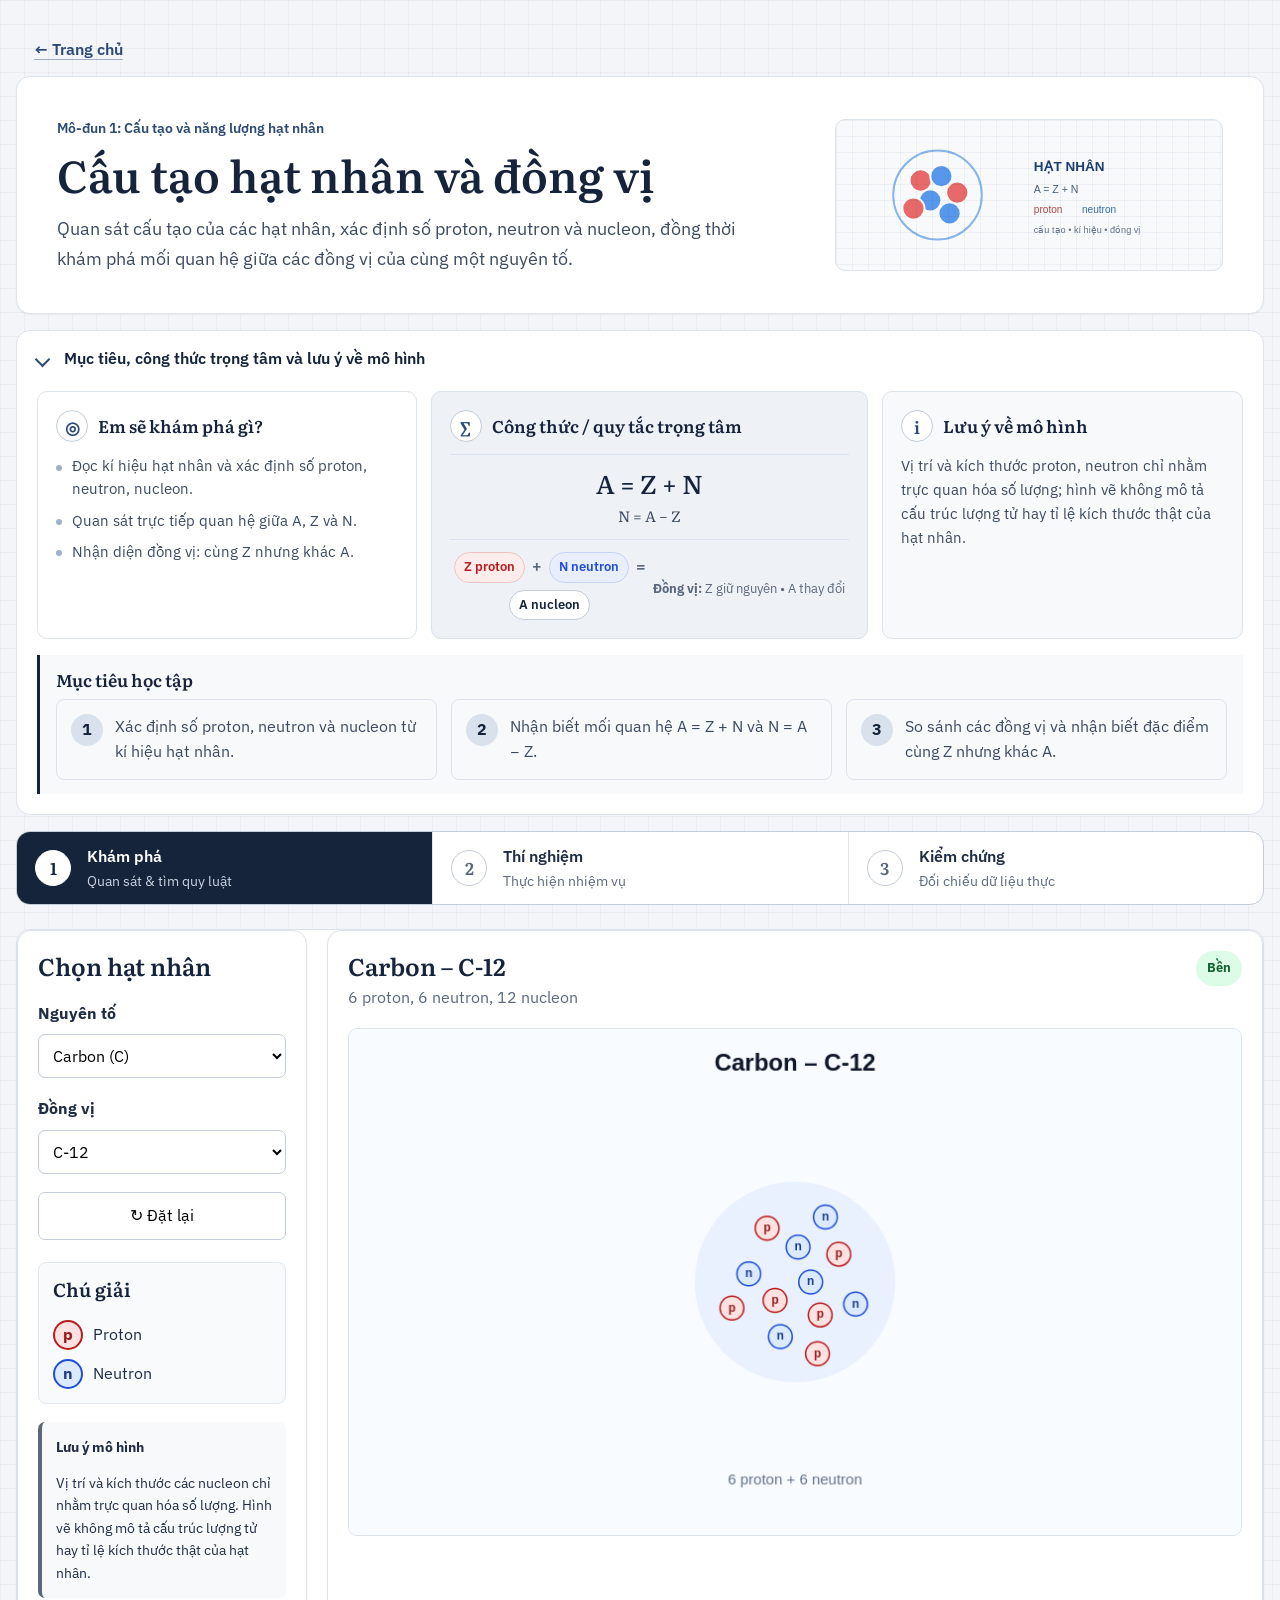
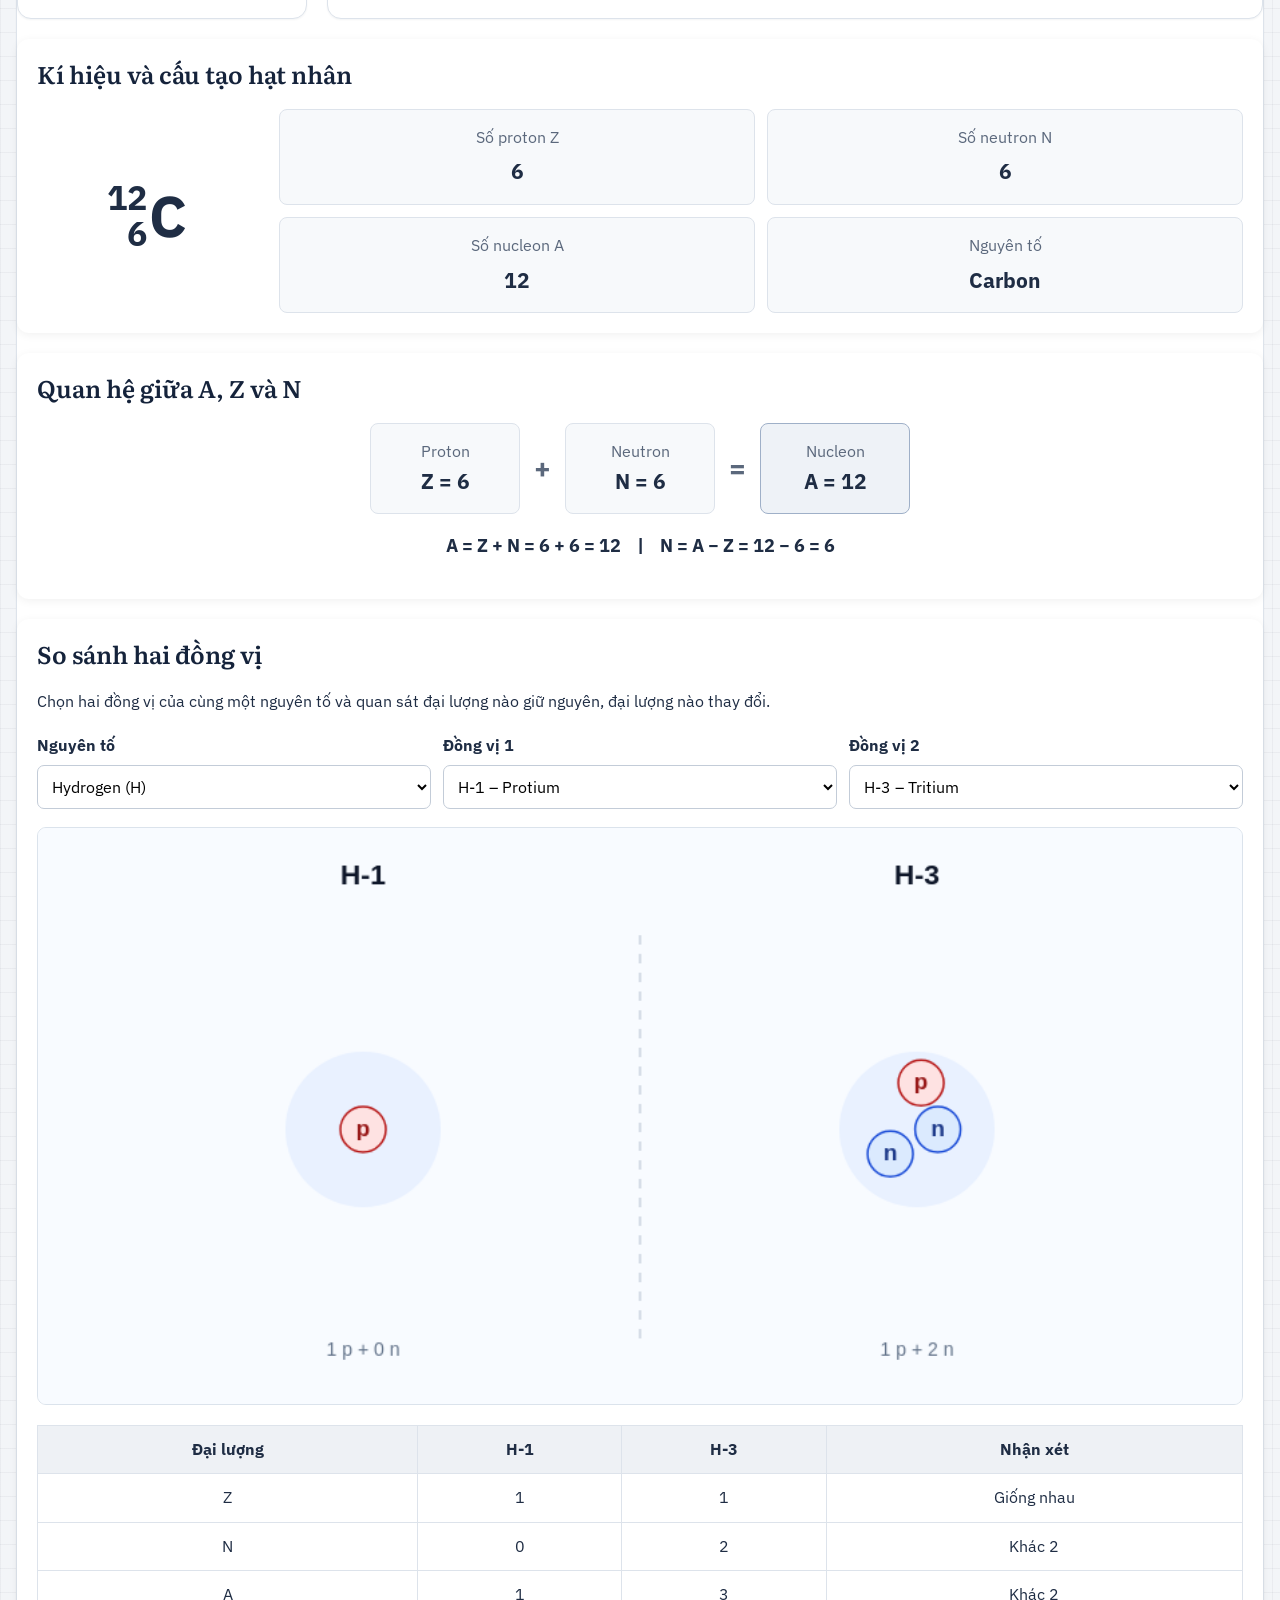
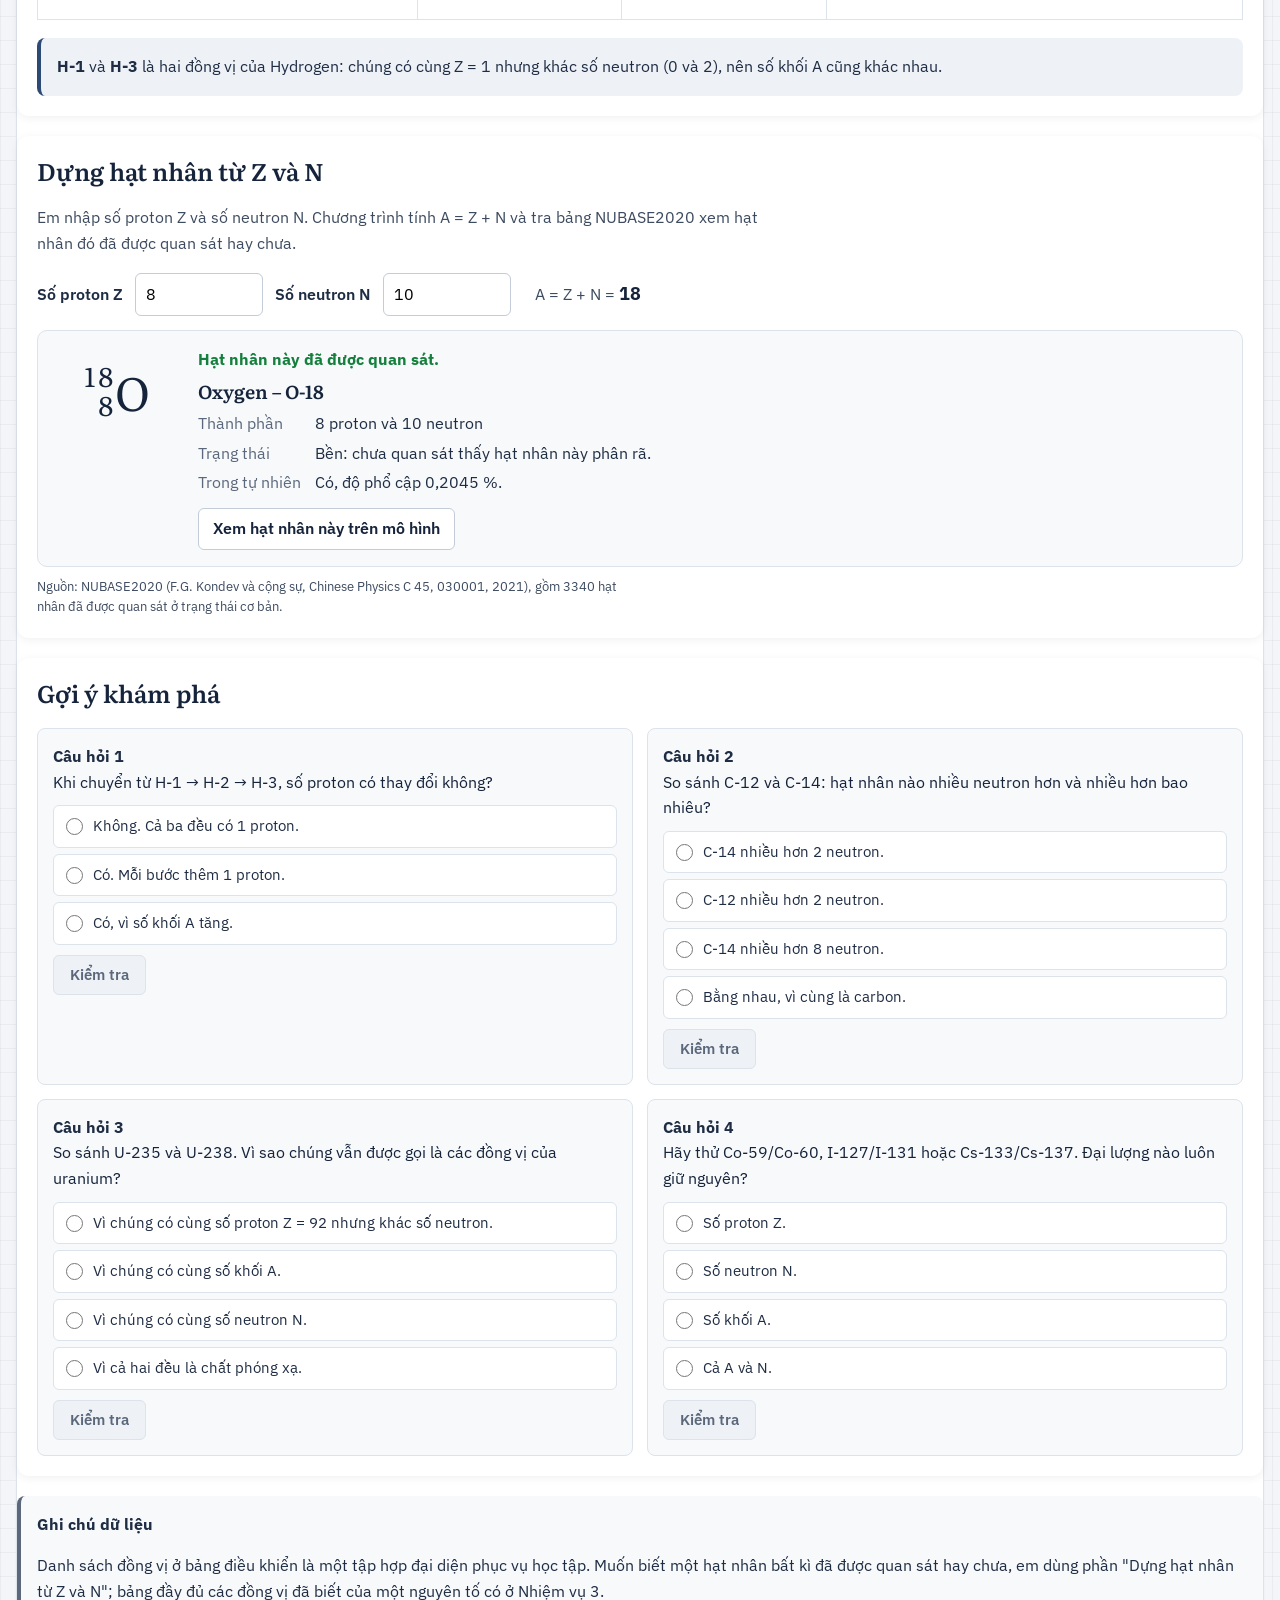
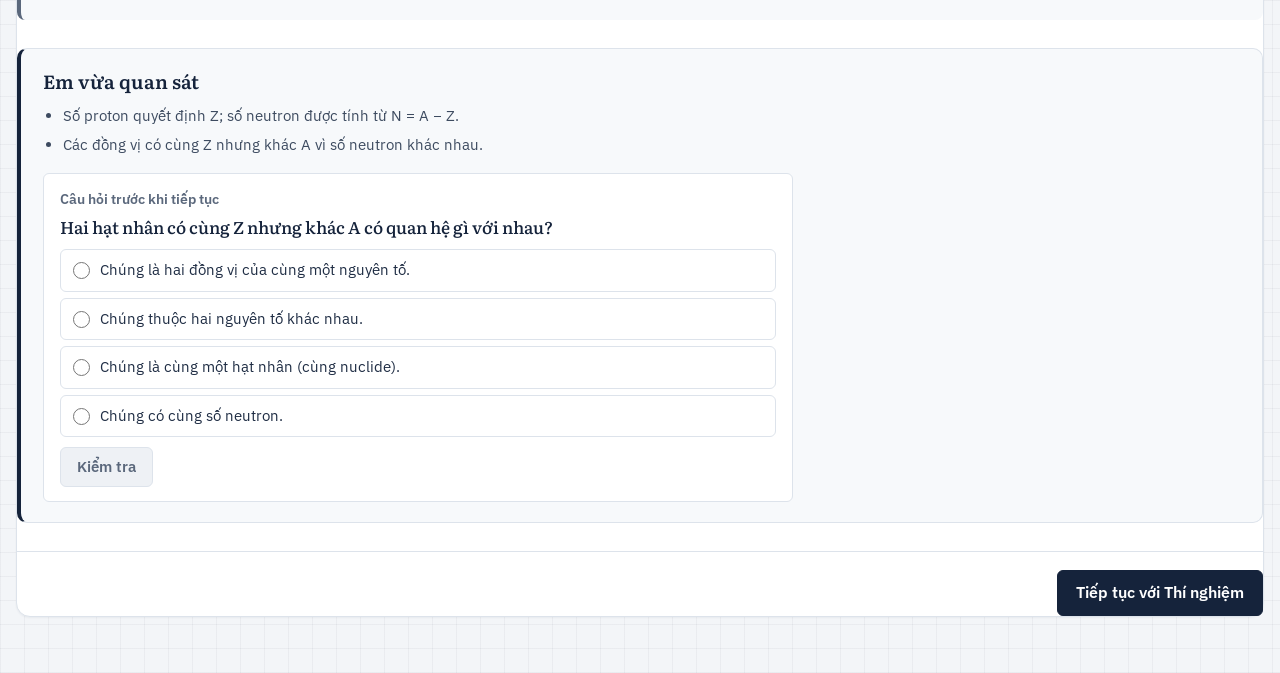
<file: simulations/nuclear-structure/index.html>
<!DOCTYPE html>

<html lang="vi">
<head>
<meta charset="utf-8"/>
<meta content="width=device-width, initial-scale=1.0" name="viewport"/>
<title>
        Cấu tạo hạt nhân và đồng vị
    </title>
<link href="data:," rel="icon"/>
<link href="../../assets/shared/tokens.css?v=2" rel="stylesheet"/>
<link href="css/style.css?v=8" rel="stylesheet"/>
<link href="../../assets/shared/lesson-ui.css?v=6" rel="stylesheet"/>
<link href="../../assets/shared/real-data.css?v=5" rel="stylesheet"/></head>
<body class="lesson-ui">
<div class="container">
<!-- =================================================
         ĐIỀU HƯỚNG
    ================================================== -->
<div class="top-navigation">
<a aria-label="Trở về trang chủ Phòng thí nghiệm Vật lí hạt nhân trực tuyến" class="home-link" href="../../index.html">← Trang chủ</a>
</div>
<!-- =================================================
         HEADER
    ================================================== -->
<header class="page-header lesson-hero">
<div class="lesson-hero-copy">
<p class="lesson-label">Mô-đun 1: Cấu tạo và năng lượng hạt nhân</p>
<h1>Cấu tạo hạt nhân và đồng vị</h1>
<p class="page-description">Quan sát cấu tạo của các hạt nhân, xác định số proton, neutron và nucleon, đồng thời khám phá mối quan hệ giữa các đồng vị của cùng một nguyên tố.</p>
</div>
<div aria-hidden="true" class="lesson-hero-visual">
<img alt="" src="../../assets/images/cards/nuclear-structure.svg?v=4"/>
</div>
</header><section aria-label="Tổng quan trực quan của bài học" class="lesson-visual-overview">
<article class="lesson-insight-card lesson-discovery-card">
<div class="lesson-insight-heading"><span aria-hidden="true" class="lesson-insight-icon">◎</span><div><span class="lesson-insight-kicker">ĐỊNH HƯỚNG</span><h2>Em sẽ khám phá gì?</h2></div></div>
<ul class="lesson-mini-list"><li>Đọc kí hiệu hạt nhân và xác định số proton, neutron, nucleon.</li><li>Quan sát trực tiếp quan hệ giữa A, Z và N.</li><li>Nhận diện đồng vị: cùng Z nhưng khác A.</li></ul>
</article>
<article class="lesson-insight-card lesson-formula-card">
<div class="lesson-insight-heading"><span aria-hidden="true" class="lesson-insight-icon formula-icon">∑</span><div><span class="lesson-insight-kicker">GHI NHỚ</span><h2>Công thức / quy tắc trọng tâm</h2></div></div>
<div class="lesson-formula-wrap"><div class="lesson-formula-main">A = Z + N</div><div class="lesson-formula-secondary">N = A − Z</div></div>
<div class="lesson-mini-visual"><div aria-label="Proton cộng neutron bằng nucleon" class="mini-equation-flow"><span class="mini-token proton-token">Z proton</span><span class="mini-op">+</span><span class="mini-token neutron-token">N neutron</span><span class="mini-op">=</span><span class="mini-token result-token">A nucleon</span></div><div class="mini-isotope-note"><strong>Đồng vị:</strong> Z giữ nguyên • A thay đổi</div></div>
</article>
<article class="lesson-insight-card lesson-model-card">
<div class="lesson-insight-heading"><span aria-hidden="true" class="lesson-insight-icon note-icon">i</span><div><span class="lesson-insight-kicker">KHOA HỌC</span><h2>Lưu ý về mô hình</h2></div></div>
<p>Vị trí và kích thước proton, neutron chỉ nhằm trực quan hóa số lượng; hình vẽ không mô tả cấu trúc lượng tử hay tỉ lệ kích thước thật của hạt nhân.</p>
</article>
</section>
<!-- =================================================
         MỤC TIÊU
    ================================================== -->
<section class="learning-goals">
<h2>
            Mục tiêu học tập
        </h2>
<div class="goal-grid">
<div class="goal-card">
<strong>1</strong>
<p>
                    Xác định số proton,
                    neutron và nucleon
                    từ kí hiệu hạt nhân.
                </p>
</div>
<div class="goal-card">
<strong>2</strong>
<p>
                    Nhận biết mối quan hệ
                    A = Z + N
                    và N = A − Z.
                </p>
</div>
<div class="goal-card">
<strong>3</strong>
<p>
                    So sánh các đồng vị
                    và nhận biết đặc điểm
                    cùng Z nhưng khác A.
                </p>
</div>
</div>
</section>
<!-- =================================================
         CHẾ ĐỘ
    ================================================== -->
<nav aria-label="Chọn chế độ học tập" class="mode-navigation">
<button aria-pressed="true" class="mode-button active" id="exploreModeButton" type="button"><span class="mode-icon"><svg aria-hidden="true" fill="none" viewbox="0 0 24 24"><circle cx="11" cy="11" r="6.5" stroke-width="2"></circle><path d="m16 16 4 4" stroke-linecap="round" stroke-width="2"></path><path d="M8.5 11h5M11 8.5v5" stroke-linecap="round" stroke-width="1.6"></path></svg></span><span class="mode-title">Khám phá</span><span class="mode-subtitle">Quan sát &amp; tìm quy luật</span></button>
<button aria-pressed="false" class="mode-button" id="experimentModeButton" type="button"><span class="mode-icon"><svg aria-hidden="true" fill="none" viewbox="0 0 24 24"><path d="M9 3h6M10 3v6l-5 8.2A2.5 2.5 0 0 0 7.1 21h9.8a2.5 2.5 0 0 0 2.1-3.8L14 9V3" stroke-linecap="round" stroke-linejoin="round" stroke-width="2"></path><path d="M7.5 16h9" stroke-linecap="round" stroke-width="1.7"></path></svg></span><span class="mode-title">Thí nghiệm</span><span class="mode-subtitle">Thực hiện nhiệm vụ</span></button>
<button aria-pressed="false" class="mode-button" id="validationModeButton" type="button"><span class="mode-icon"><svg aria-hidden="true" fill="none" viewbox="0 0 24 24"><path d="M5 12.5 9.2 17 19 7" stroke-linecap="round" stroke-linejoin="round" stroke-width="2.2"></path><circle cx="12" cy="12" r="9" stroke-width="1.6"></circle></svg></span><span class="mode-title">Kiểm chứng</span><span class="mode-subtitle">Đối chiếu dữ liệu thực</span></button>
</nav>
<!-- =================================================
         KHÁM PHÁ
    ================================================== -->
<section class="mode-panel active" id="explorePanel">
<div class="simulation-layout">
<!-- =========================================
                 ĐIỀU KHIỂN
            ========================================== -->
<aside class="control-panel">
<h2>
                    Chọn hạt nhân
                </h2>
<div class="control-group">
<label for="elementSelect">
                        Nguyên tố
                    </label>
<select id="elementSelect">
</select>
</div>
<div class="control-group">
<label for="isotopeSelect">
                        Đồng vị
                    </label>
<select id="isotopeSelect">
</select>
</div>
<button class="full-button" id="resetExploreButton">
                    ↻ Đặt lại
                </button>
<div class="legend-box">
<h3>
                        Chú giải
                    </h3>
<div class="legend-row">
<span class="legend-particle proton">
                            p
                        </span>
<span>
                            Proton
                        </span>
</div>
<div class="legend-row">
<span class="legend-particle neutron">
                            n
                        </span>
<span>
                            Neutron
                        </span>
</div>
</div>
<div class="model-note">
<strong>
                        Lưu ý mô hình
                    </strong>
<p>
                        Vị trí và kích thước các nucleon
                        chỉ nhằm trực quan hóa số lượng.
                        Hình vẽ không mô tả cấu trúc lượng tử
                        hay tỉ lệ kích thước thật của hạt nhân.
                    </p>
</div>
</aside>
<!-- =========================================
                 CANVAS
            ========================================== -->
<section class="simulation-panel">
<div class="simulation-title-row">
<div>
<h2 id="nucleusTitle">
                            Hạt nhân
                        </h2>
<p id="nucleusSubtitle">
                            Chọn một đồng vị để quan sát.
                        </p>
</div>
<span class="status-badge" id="stabilityBadge">
                        —
                    </span>
</div>
<canvas height="510" id="nucleusCanvas" width="900">
</canvas>
</section>
</div>
<!-- =============================================
             KÍ HIỆU HẠT NHÂN
        ============================================== -->
<section class="notation-panel">
<h2>
                Kí hiệu và cấu tạo hạt nhân
            </h2>
<div class="notation-layout">
<div class="big-nuclear-notation" id="nuclearNotation">
                    —
                </div>
<div class="property-grid">
<div class="property-box">
<span>
                            Số proton Z
                        </span>
<strong id="protonDisplay">
                            —
                        </strong>
</div>
<div class="property-box">
<span>
                            Số neutron N
                        </span>
<strong id="neutronDisplay">
                            —
                        </strong>
</div>
<div class="property-box">
<span>
                            Số nucleon A
                        </span>
<strong id="massNumberDisplay">
                            —
                        </strong>
</div>
<div class="property-box">
<span>
                            Nguyên tố
                        </span>
<strong id="elementNameDisplay">
                            —
                        </strong>
</div>
</div>
</div>
</section>
<!-- =============================================
             QUAN HỆ A, Z, N
        ============================================== -->
<section class="relation-panel">
<h2>
                Quan hệ giữa A, Z và N
            </h2>
<div class="relation-flow">
<div class="relation-box">
<span>
                        Proton
                    </span>
<strong id="relationZ">
                        Z = —
                    </strong>
</div>
<span class="relation-plus">
                    +
                </span>
<div class="relation-box">
<span>
                        Neutron
                    </span>
<strong id="relationN">
                        N = —
                    </strong>
</div>
<span class="relation-plus">
                    =
                </span>
<div class="relation-box highlighted">
<span>
                        Nucleon
                    </span>
<strong id="relationA">
                        A = —
                    </strong>
</div>
</div>
<p class="relation-calculation" id="relationCalculation">
</p>
</section>
<!-- =============================================
             SO SÁNH ĐỒNG VỊ
        ============================================== -->
<section class="comparison-panel">
<h2>
                So sánh hai đồng vị
            </h2>
<p>
                Chọn hai đồng vị của cùng một nguyên tố
                và quan sát đại lượng nào giữ nguyên,
                đại lượng nào thay đổi.
            </p>
<div class="comparison-controls">
<div>
<label for="compareElementSelect">
                        Nguyên tố
                    </label>
<select id="compareElementSelect">
</select>
</div>
<div>
<label for="compareIsotope1Select">
                        Đồng vị 1
                    </label>
<select id="compareIsotope1Select">
</select>
</div>
<div>
<label for="compareIsotope2Select">
                        Đồng vị 2
                    </label>
<select id="compareIsotope2Select">
</select>
</div>
</div>
<canvas height="430" id="comparisonCanvas" width="900">
</canvas>
<div class="comparison-table-wrapper">
<table>
<thead>
<tr>
<th>
                                Đại lượng
                            </th>
<th id="compareHeader1">
                                Đồng vị 1
                            </th>
<th id="compareHeader2">
                                Đồng vị 2
                            </th>
<th>
                                Nhận xét
                            </th>
</tr>
</thead>
<tbody>
<tr>
<td>
                                Z
                            </td>
<td id="compareZ1">
                                —
                            </td>
<td id="compareZ2">
                                —
                            </td>
<td id="compareZComment">
                                —
                            </td>
</tr>
<tr>
<td>
                                N
                            </td>
<td id="compareN1">
                                —
                            </td>
<td id="compareN2">
                                —
                            </td>
<td id="compareNComment">
                                —
                            </td>
</tr>
<tr>
<td>
                                A
                            </td>
<td id="compareA1">
                                —
                            </td>
<td id="compareA2">
                                —
                            </td>
<td id="compareAComment">
                                —
                            </td>
</tr>
</tbody>
</table>
</div>
<div class="isotope-conclusion" id="isotopeConclusion">
</div>
</section>
<!-- =============================================
             DỰNG HẠT NHÂN TỪ Z VÀ N (tra NUBASE2020)
        ============================================== -->
<section aria-labelledby="builderTitle" class="nuclide-builder">
<h2 id="builderTitle">
                Dựng hạt nhân từ Z và N
            </h2>
<p>
                Em nhập số proton Z và số neutron N. Chương trình tính A = Z + N
                và tra bảng NUBASE2020 xem hạt nhân đó đã được quan sát hay chưa.
            </p>
<div class="builder-inputs">
<label for="builderZInput">
                    Số proton Z
                </label>
<input id="builderZInput" inputmode="numeric" min="0" step="1" type="number" value="8"/>
<label for="builderNInput">
                    Số neutron N
                </label>
<input id="builderNInput" inputmode="numeric" min="0" step="1" type="number" value="10"/>
<p class="builder-a">
                    A = Z + N = <strong id="builderAOutput">18</strong>
</p>
</div>
<div aria-live="polite" class="builder-result" id="builderResult" role="status">
</div>
<p class="builder-source">
                Nguồn: NUBASE2020 (F.G. Kondev và cộng sự, Chinese Physics C 45, 030001, 2021),
                gồm 3340 hạt nhân đã được quan sát ở trạng thái cơ bản.
            </p>
</section>
<!-- =============================================
             GỢI Ý KHÁM PHÁ
        ============================================== -->
<section class="exploration-questions">
<h2>
                Gợi ý khám phá
            </h2>
<div class="question-grid">
<div class="question-card">
<strong>
                        Câu hỏi 1
                    </strong>
<div class="quick-check" data-check="ns-kp-1">
<p class="qc-prompt">
Khi chuyển từ H-1 → H-2 → H-3,
                        số proton có thay đổi không?
</p>
</div>
</div>
<div class="question-card">
<strong>
                        Câu hỏi 2
                    </strong>
<div class="quick-check" data-check="ns-kp-2">
<p class="qc-prompt">
So sánh C-12 và C-14:
                        hạt nhân nào nhiều neutron hơn
                        và nhiều hơn bao nhiêu?
</p>
</div>
</div>
<div class="question-card">
<strong>
                        Câu hỏi 3
                    </strong>
<div class="quick-check" data-check="ns-kp-3">
<p class="qc-prompt">
So sánh U-235 và U-238.
                        Vì sao chúng vẫn được gọi
                        là các đồng vị của uranium?
</p>
</div>
</div>
<div class="question-card">
<strong>
                        Câu hỏi 4
                    </strong>
<div class="quick-check" data-check="ns-kp-4">
<p class="qc-prompt">
Hãy thử Co-59/Co-60,
                        I-127/I-131 hoặc Cs-133/Cs-137.
                        Đại lượng nào luôn giữ nguyên?
</p>
</div>
</div>
</div>
</section>
<div class="dataset-note">
<strong>
                Ghi chú dữ liệu
            </strong>
<p>
                Danh sách đồng vị ở bảng điều khiển là một tập hợp đại diện
                phục vụ học tập. Muốn biết một hạt nhân bất kì đã được quan sát hay chưa,
                em dùng phần "Dựng hạt nhân từ Z và N"; bảng đầy đủ các đồng vị đã biết
                của một nguyên tố có ở Nhiệm vụ 3.
            </p>
</div>
</section>
<!-- =================================================
         THÍ NGHIỆM - PLACEHOLDER
    ================================================== -->
<section class="mode-panel" id="experimentPanel">
<h2>
            Thí nghiệm ảo
        </h2>
<div class="experiment-task" id="task1Card">
<h3>
        Nhiệm vụ 1:
        Đọc kí hiệu hạt nhân
    </h3>
<p>
        Quan sát kí hiệu hạt nhân được chương trình đưa ra,
        sau đó xác định số khối A,
        số proton Z,
        số neutron N
        và cấu tạo của hạt nhân.
    </p>
<!-- =================================================
         ĐỀ BÀI
    ================================================== -->
<div class="task1-question-area">
<p class="task1-question-label">
            Hạt nhân cần phân tích
        </p>
<div class="task1-big-notation" id="task1NuclearNotation">
            —
        </div>
<p class="task1-nuclide-name" id="task1NuclideName">
            —
        </p>
<button id="newTask1QuestionButton">
            🎲 Tạo câu hỏi mới
        </button>
</div>
<!-- =================================================
         CÔNG THỨC GỢI Ý
    ================================================== -->
<div class="task1-hint-box">
<strong>
            Gợi ý
        </strong>
<p>
            Trong kí hiệu
            <span class="nuclide" role="img" aria-label="X-A, Z = Z"><span class="nuclide-az"><span class="nuclide-a">A</span><span class="nuclide-z">Z</span></span><span class="nuclide-symbol">X</span></span>:
        </p>
<p>
            Z = số proton
        </p>
<p>
            A = số proton + số neutron
        </p>
<p>
            N = A − Z
        </p>
</div>
<!-- =================================================
         NHẬP KẾT QUẢ
    ================================================== -->
<div class="task1-answer-grid">
<div class="task1-answer-card">
<label for="task1AInput">
                Số khối A
            </label>
<input id="task1AInput" placeholder="Nhập A" type="number"/>
<span class="answer-feedback" id="task1AFeedback">
</span>
</div>
<div class="task1-answer-card">
<label for="task1ZInput">
                Số proton Z
            </label>
<input id="task1ZInput" placeholder="Nhập Z" type="number"/>
<span class="answer-feedback" id="task1ZFeedback">
</span>
</div>
<div class="task1-answer-card">
<label for="task1NInput">
                Số neutron N
            </label>
<input id="task1NInput" placeholder="Nhập N" type="number"/>
<span class="answer-feedback" id="task1NFeedback">
</span>
</div>
</div>
<p class="task1-consistency-note" id="task1ConsistencyNote" role="status" hidden=""></p>
<!-- =================================================
         CÂU HỎI KHÁI NIỆM
    ================================================== -->
<div class="task1-concept-question">
<label for="task1ConceptSelect">

            Với một hạt nhân có kí hiệu
            <span class="nuclide" role="img" aria-label="X-A, Z = Z"><span class="nuclide-az"><span class="nuclide-a">A</span><span class="nuclide-z">Z</span></span><span class="nuclide-symbol">X</span></span>,
            phát biểu nào đúng?

        </label>
<select id="task1ConceptSelect">
<option value="">
                -- Chọn câu trả lời --
            </option>
<option value="correct">
                Z là số proton và N = A − Z
            </option>
<option value="wrong-1">
                A là số proton
            </option>
<option value="wrong-2">
                Z là số neutron
            </option>
<option value="wrong-3">
                N = A + Z
            </option>
</select>
<span class="answer-feedback" id="task1ConceptFeedback">
</span>
</div>
<!-- =================================================
         BUTTON
    ================================================== -->
<div class="task-button-group">
<button id="checkTask1Button">
            Kiểm tra kết quả
        </button>
<button id="resetTask1Button">
            Làm lại câu này
        </button>
</div>
<p class="task-status-line">
<strong>
            Trạng thái:
        </strong>
<span id="task1Status">
            Chờ học sinh thực hiện
        </span>
</p>
<!-- =================================================
         KẾT QUẢ
    ================================================== -->
<div class="task-result" hidden="" id="task1Result">
<h4>
            Phân tích hạt nhân
        </h4>
<div class="task1-result-grid">
<div class="task1-result-box">
<span>
                    A
                </span>
<strong id="task1CorrectA">
                    —
                </strong>
</div>
<div class="task1-result-box">
<span>
                    Z
                </span>
<strong id="task1CorrectZ">
                    —
                </strong>
</div>
<div class="task1-result-box">
<span>
                    N
                </span>
<strong id="task1CorrectN">
                    —
                </strong>
</div>
</div>
<div class="task1-solution">
<h4>
                Lời giải
            </h4>
<div id="task1Solution">
</div>
</div>
<div class="task-conclusion">
<h4>
                Kết luận
            </h4>
<p id="task1Conclusion">
</p>
</div>
</div>
</div>
<div class="experiment-task" id="task2Card">
<h3>
        Nhiệm vụ 2:
        Nhận diện đồng vị
    </h3>
<p>
        Quan sát hai hạt nhân được chương trình đưa ra,
        so sánh số proton Z, số neutron N và số khối A,
        sau đó xác định chúng có phải là đồng vị hay không.
    </p>
<!-- =================================================
         ĐỀ BÀI
    ================================================== -->
<div class="task2-question-area">
<p class="task2-question-label">
            Hai hạt nhân cần so sánh
        </p>
<div class="task2-nuclei-row">
<div class="task2-nucleus-box">
<span>
                    Hạt nhân 1
                </span>
<div class="task2-big-notation" id="task2Notation1">
                    —
                </div>
<strong id="task2Name1">
                    —
                </strong>
</div>
<div class="task2-versus">
                và
            </div>
<div class="task2-nucleus-box">
<span>
                    Hạt nhân 2
                </span>
<div class="task2-big-notation" id="task2Notation2">
                    —
                </div>
<strong id="task2Name2">
                    —
                </strong>
</div>
</div>
<button id="newTask2QuestionButton">
            🎲 Tạo cặp hạt nhân mới
        </button>
</div>
<!-- =================================================
         GỢI Ý
    ================================================== -->
<div class="task2-hint-box">
<strong>
            Gợi ý
        </strong>
<p>
            Hai hạt nhân là đồng vị khi:
        </p>
<p class="task2-hint-formula">
            Z<sub>1</sub> = Z<sub>2</sub>
            nhưng
            A<sub>1</sub> ≠ A<sub>2</sub>
</p>
<p>
            Vì có cùng Z nên chúng thuộc cùng một nguyên tố,
            nhưng khác số neutron nên số khối khác nhau.
        </p>
</div>
<!-- =================================================
         SO SÁNH ĐỊNH LƯỢNG
    ================================================== -->
<div class="task2-comparison-input-grid">
<div class="task2-comparison-card">
<h4>
                Hạt nhân 1
            </h4>
<label for="task2Z1Input">
                Z₁
            </label>
<input id="task2Z1Input" placeholder="Nhập Z₁" type="number"/>
<span class="answer-feedback" id="task2Z1Feedback">
</span>
<label for="task2A1Input">
                A₁
            </label>
<input id="task2A1Input" placeholder="Nhập A₁" type="number"/>
<span class="answer-feedback" id="task2A1Feedback">
</span>
<label for="task2N1Input">
                N₁
            </label>
<input id="task2N1Input" placeholder="Nhập N₁" type="number"/>
<span class="answer-feedback" id="task2N1Feedback">
</span>
</div>
<div class="task2-comparison-card">
<h4>
                Hạt nhân 2
            </h4>
<label for="task2Z2Input">
                Z₂
            </label>
<input id="task2Z2Input" placeholder="Nhập Z₂" type="number"/>
<span class="answer-feedback" id="task2Z2Feedback">
</span>
<label for="task2A2Input">
                A₂
            </label>
<input id="task2A2Input" placeholder="Nhập A₂" type="number"/>
<span class="answer-feedback" id="task2A2Feedback">
</span>
<label for="task2N2Input">
                N₂
            </label>
<input id="task2N2Input" placeholder="Nhập N₂" type="number"/>
<span class="answer-feedback" id="task2N2Feedback">
</span>
</div>
</div>
<!-- =================================================
         CÂU HỎI ĐỒNG VỊ
    ================================================== -->
<div class="task2-question-card">
<label for="task2IsotopeSelect">

            Hai hạt nhân trên có phải là đồng vị
            của nhau không?

        </label>
<select id="task2IsotopeSelect">
<option value="">
                -- Chọn câu trả lời --
            </option>
<option value="yes">
                Có
            </option>
<option value="no">
                Không
            </option>
</select>
<span class="answer-feedback" id="task2IsotopeFeedback">
</span>
</div>
<!-- =================================================
         CÂU HỎI GIẢI THÍCH
    ================================================== -->
<div class="task2-question-card">
<label for="task2ReasonSelect">

            Lí do nào phù hợp nhất?

        </label>
<select id="task2ReasonSelect">
<option value="">
                -- Chọn câu trả lời --
            </option>
<option value="same-z-different-a">
                Hai hạt nhân có cùng Z nhưng khác A
            </option>
<option value="same-a-different-z">
                Hai hạt nhân có cùng A nhưng khác Z
            </option>
<option value="same-z-same-a">
                Hai hạt nhân có cùng Z và cùng A
            </option>
<option value="different-z">
                Hai hạt nhân có Z khác nhau
            </option>
</select>
<span class="answer-feedback" id="task2ReasonFeedback">
</span>
</div>
<!-- =================================================
         CÂU HỎI NEUTRON
    ================================================== -->
<div class="task2-question-card">
<label for="task2NeutronDifferenceInput">

            Số neutron của hai hạt nhân chênh lệch bao nhiêu?

        </label>
<input id="task2NeutronDifferenceInput" placeholder="Nhập |N₂ − N₁|" type="number"/>
<span class="answer-feedback" id="task2NeutronDifferenceFeedback">
</span>
</div>
<!-- =================================================
         BUTTON
    ================================================== -->
<div class="task-button-group">
<button id="checkTask2Button">
            Kiểm tra kết quả
        </button>
<button id="resetTask2Button">
            Làm lại câu này
        </button>
</div>
<p class="task-status-line">
<strong>
            Trạng thái:
        </strong>
<span id="task2Status">
            Chờ học sinh thực hiện
        </span>
</p>
<!-- =================================================
         KẾT QUẢ
    ================================================== -->
<div class="task-result" hidden="" id="task2Result">
<h4>
            Kết quả so sánh
        </h4>
<div class="task2-result-grid">
<div class="task2-result-box">
<span>
                    Z₁ / Z₂
                </span>
<strong id="task2CorrectZ">
                    —
                </strong>
</div>
<div class="task2-result-box">
<span>
                    A₁ / A₂
                </span>
<strong id="task2CorrectA">
                    —
                </strong>
</div>
<div class="task2-result-box">
<span>
                    N₁ / N₂
                </span>
<strong id="task2CorrectN">
                    —
                </strong>
</div>
<div class="task2-result-box">
<span>
                    Đồng vị?
                </span>
<strong id="task2CorrectIsotope">
                    —
                </strong>
</div>
</div>
<div class="task2-solution">
<h4>
                Phân tích
            </h4>
<div id="task2Solution">
</div>
</div>
<div class="task-conclusion">
<h4>
                Kết luận
            </h4>
<p id="task2Conclusion">
</p>
</div>
</div>
</div>
<div class="experiment-task" id="task3Card">
<h3>
        Nhiệm vụ 3:
        Phân tích một dãy đồng vị
    </h3>
<p>
        Chọn một nguyên tố có nhiều đồng vị,
        hoàn thành bảng số proton và neutron,
        sau đó phân tích đại lượng nào giữ nguyên
        và đại lượng nào thay đổi trong dãy đồng vị.
    </p>
<!-- =================================================
         CHỌN NGUYÊN TỐ
    ================================================== -->
<div class="task3-element-selector">
<label for="task3ElementSelect">
            Chọn nguyên tố khảo sát
        </label>
<select id="task3ElementSelect">
</select>
</div>
<!-- =================================================
         THÔNG TIN
    ================================================== -->
<div class="task3-element-info">
<div>
<span>
                Nguyên tố
            </span>
<strong id="task3ElementName">
                —
            </strong>
</div>
<div>
<span>
                Kí hiệu
            </span>
<strong id="task3ElementSymbol">
                —
            </strong>
</div>
<div>
<span>
                Số proton Z
            </span>
<strong id="task3ElementZ">
                —
            </strong>
</div>
<div>
<span>
                Số đồng vị đã biết
            </span>
<strong id="task3IsotopeCount">
                —
            </strong>
</div>
<div>
<span>
                Số dòng em cần điền
            </span>
<strong id="task3PracticeCount">
                —
            </strong>
</div>
</div>
<!-- =================================================
         HƯỚNG DẪN
    ================================================== -->
<div class="task3-hint-box">
<strong>
            Yêu cầu
        </strong>
<p>
            Bảng dưới đây liệt kê mọi đồng vị đã biết của nguyên tố
            (theo NUBASE2020). Với các dòng có ô trống, hãy xác định:
        </p>
<p class="task3-formula">
            Z = số proton
        </p>
<p class="task3-formula">
            N = A − Z
        </p>
</div>
<!-- =================================================
         BẢNG ĐỒNG VỊ
    ================================================== -->
<label class="task3-filter">
<input id="task3PracticeOnlyToggle" type="checkbox"/>
        Chỉ hiện các dòng em cần điền
    </label>
<div class="task3-table-wrapper" tabindex="0" aria-label="Bảng các đồng vị đã biết">
<table>
<thead>
<tr>
<th>
                        Đồng vị
                    </th>
<th>
                        A
                    </th>
<th>
                        Z
                    </th>
<th>
                        N
                    </th>
<th>
                        Độ phổ cập
                    </th>
<th>
                        Chu kì bán rã
                    </th>
<th>
                        Kết quả
                    </th>
</tr>
</thead>
<tbody id="task3TableBody">
</tbody>
</table>
</div>
<!-- =================================================
         CÂU HỎI PHÂN TÍCH 1
    ================================================== -->
<div class="task3-question-card">
<label for="task3ConstantQuantitySelect">

            1. Đại lượng nào giữ nguyên
            trong toàn bộ dãy đồng vị này?

        </label>
<select id="task3ConstantQuantitySelect">
<option value="">
                -- Chọn câu trả lời --
            </option>
<option value="z">
                Số proton Z
            </option>
<option value="n">
                Số neutron N
            </option>
<option value="a">
                Số khối A
            </option>
<option value="all">
                Cả A, Z và N
            </option>
</select>
<span class="answer-feedback" id="task3ConstantQuantityFeedback">
</span>
</div>
<!-- =================================================
         CÂU HỎI PHÂN TÍCH 2
    ================================================== -->
<div class="task3-question-card">
<label for="task3ChangingQuantitySelect">

            2. Khi chuyển giữa các đồng vị
            của cùng một nguyên tố,
            những đại lượng nào có thể thay đổi?

        </label>
<select id="task3ChangingQuantitySelect">
<option value="">
                -- Chọn câu trả lời --
            </option>
<option value="correct">
                N và A
            </option>
<option value="wrong-1">
                Chỉ Z
            </option>
<option value="wrong-2">
                Z và A
            </option>
<option value="wrong-3">
                Z và N
            </option>
</select>
<span class="answer-feedback" id="task3ChangingQuantityFeedback">
</span>
</div>
<!-- =================================================
         SO SÁNH ĐẦU - CUỐI
    ================================================== -->
<div class="task3-difference-section">
<h4>
            So sánh đồng vị đầu và cuối dãy
        </h4>
<p id="task3DifferencePrompt">
            —
        </p>
<div class="task3-difference-grid">
<div>
<label for="task3DeltaAInput">
                    Độ chênh số khối |ΔA|
                </label>
<input id="task3DeltaAInput" placeholder="Nhập |ΔA|" type="number"/>
<span class="answer-feedback" id="task3DeltaAFeedback">
</span>
</div>
<div>
<label for="task3DeltaNInput">
                    Độ chênh số neutron |ΔN|
                </label>
<input id="task3DeltaNInput" placeholder="Nhập |ΔN|" type="number"/>
<span class="answer-feedback" id="task3DeltaNFeedback">
</span>
</div>
</div>
</div>
<!-- =================================================
         CÂU HỎI KẾT LUẬN
    ================================================== -->
<div class="task3-question-card">
<label for="task3DefinitionSelect">

            3. Phát biểu nào mô tả đúng nhất
            khái niệm đồng vị?

        </label>
<select id="task3DefinitionSelect">
<option value="">
                -- Chọn câu trả lời --
            </option>
<option value="correct">
                Các hạt nhân có cùng số proton Z
                nhưng khác số neutron nên khác số khối A
            </option>
<option value="wrong-1">
                Các hạt nhân có cùng A nhưng khác Z
            </option>
<option value="wrong-2">
                Các hạt nhân có cùng số neutron
                nhưng khác số proton
            </option>
<option value="wrong-3">
                Các hạt nhân có cùng A, Z và N
            </option>
</select>
<span class="answer-feedback" id="task3DefinitionFeedback">
</span>
</div>
<!-- =================================================
         BUTTON
    ================================================== -->
<div class="task-button-group">
<button id="checkTask3Button">
            Kiểm tra kết quả
        </button>
<button id="resetTask3Button">
            Làm lại
        </button>
</div>
<p class="task-status-line">
<strong>
            Trạng thái:
        </strong>
<span id="task3Status">
            Chờ học sinh thực hiện
        </span>
</p>
<!-- =================================================
         KẾT QUẢ
    ================================================== -->
<div class="task-result" hidden="" id="task3Result">
<h4>
            Phân tích dãy đồng vị
        </h4>
<div class="task3-summary-grid">
<div class="task3-summary-box">
<span>
                    Z không đổi
                </span>
<strong id="task3SummaryZ">
                    —
                </strong>
</div>
<div class="task3-summary-box">
<span>
                    N nhỏ nhất
                </span>
<strong id="task3MinimumN">
                    —
                </strong>
</div>
<div class="task3-summary-box">
<span>
                    N lớn nhất
                </span>
<strong id="task3MaximumN">
                    —
                </strong>
</div>
<div class="task3-summary-box">
<span>
                    Khoảng biến thiên A
                </span>
<strong id="task3ARange">
                    —
                </strong>
</div>
</div>
<div class="task3-solution">
<h4>
                Phân tích
            </h4>
<div id="task3Solution">
</div>
</div>
<div class="task-conclusion">
<h4>
                Kết luận
            </h4>
<p id="task3Conclusion">
</p>
</div>
</div>
</div>
</section>
<!-- =================================================
         KIỂM CHỨNG - PLACEHOLDER
    ================================================== -->
<section class="mode-panel" id="validationPanel">
<h2>
        Kiểm chứng mô hình
    </h2>
<p>
        Chế độ này kiểm tra tính nhất quán của toàn bộ dữ liệu hạt nhân
        và các quan hệ vật lí được sử dụng trong bài mô phỏng.
    </p>
<!-- =================================================
         KIỂM CHỨNG 1
    ================================================== -->
<div class="validation-block">
<h3>
            Kiểm chứng 1:
            Quan hệ giữa A, Z và N
        </h3>
<p>
            Chương trình tự động kiểm tra toàn bộ các đồng vị trong dữ liệu
            theo các hệ thức:
        </p>
<div class="validation-formula-box">
<p class="validation-formula">
                A = Z + N
            </p>
<p class="validation-formula">
                N = A − Z
            </p>
</div>
<div class="task-button-group">
<button id="runNuclearRelationValidationButton">
                Chạy kiểm chứng A, Z, N
            </button>
<button id="resetNuclearRelationValidationButton">
                Đặt lại
            </button>
</div>
<p class="task-status-line">
<strong>
                Trạng thái:
            </strong>
<span id="nuclearRelationValidationStatus">
                Chưa chạy
            </span>
</p>
<div hidden="" id="nuclearRelationValidationResult">
<div class="validation-summary-grid">
<div class="validation-summary-box">
<span>
                        Số đồng vị kiểm tra
                    </span>
<strong id="validationIsotopeCount">
                        —
                    </strong>
</div>
<div class="validation-summary-box">
<span>
                        A = Z + N
                    </span>
<strong id="validationMassRelationStatus">
                        —
                    </strong>
</div>
<div class="validation-summary-box">
<span>
                        N = A − Z
                    </span>
<strong id="validationNeutronRelationStatus">
                        —
                    </strong>
</div>
<div class="validation-summary-box">
<span>
                        Dữ liệu hợp lệ
                    </span>
<strong id="validationDataStatus">
                        —
                    </strong>
</div>
</div>
<div class="validation-table-section">
<h4>
                    Bảng kiểm tra từng đồng vị
                </h4>
<div class="validation-table-wrapper">
<table>
<thead>
<tr>
<th>
                                    Đồng vị
                                </th>
<th>
                                    Z
                                </th>
<th>
                                    A
                                </th>
<th>
                                    N tính được
                                </th>
<th>
                                    Z + N
                                </th>
<th>
                                    Kết quả
                                </th>
</tr>
</thead>
<tbody id="nuclearRelationValidationTableBody">
</tbody>
</table>
</div>
</div>
<div class="validation-conclusion">
<h4>
                    Kết luận
                </h4>
<p id="nuclearRelationValidationConclusion">
</p>
</div>
</div>
</div>
<!-- =================================================
         KIỂM CHỨNG 2
    ================================================== -->
<div class="validation-block">
<h3>
            Kiểm chứng 2:
            Tính nhất quán của các đồng vị
        </h3>
<p>
            Với mỗi nguyên tố có từ hai đồng vị trở lên,
            chương trình kiểm tra xem các đồng vị
            có cùng số proton Z nhưng khác số khối A hay không.
        </p>
<div class="validation-formula-box">
<p class="validation-formula">
                Z₁ = Z₂
            </p>
<p class="validation-formula">
                A₁ ≠ A₂
            </p>
</div>
<div class="task-button-group">
<button id="runIsotopeValidationButton">
                Chạy kiểm chứng đồng vị
            </button>
<button id="resetIsotopeValidationButton">
                Đặt lại
            </button>
</div>
<p class="task-status-line">
<strong>
                Trạng thái:
            </strong>
<span id="isotopeValidationStatus">
                Chưa chạy
            </span>
</p>
<div hidden="" id="isotopeValidationResult">
<div class="validation-summary-grid">
<div class="validation-summary-box">
<span>
                        Nguyên tố khảo sát
                    </span>
<strong id="validationElementCount">
                        —
                    </strong>
</div>
<div class="validation-summary-box">
<span>
                        Cùng Z
                    </span>
<strong id="validationSameZStatus">
                        —
                    </strong>
</div>
<div class="validation-summary-box">
<span>
                        A khác nhau
                    </span>
<strong id="validationDifferentAStatus">
                        —
                    </strong>
</div>
<div class="validation-summary-box">
<span>
                        Trạng thái
                    </span>
<strong id="validationIsotopeOverallStatus">
                        —
                    </strong>
</div>
</div>
<div class="validation-table-section">
<h4>
                    Kiểm tra dãy đồng vị theo nguyên tố
                </h4>
<div class="validation-table-wrapper">
<table>
<thead>
<tr>
<th>
                                    Nguyên tố
                                </th>
<th>
                                    Z
                                </th>
<th>
                                    Các số khối A
                                </th>
<th>
                                    Số đồng vị
                                </th>
<th>
                                    Cùng Z
                                </th>
<th>
                                    A không trùng
                                </th>
<th>
                                    Kết quả
                                </th>
</tr>
</thead>
<tbody id="isotopeValidationTableBody">
</tbody>
</table>
</div>
</div>
<div class="validation-conclusion">
<h4>
                    Kết luận
                </h4>
<p id="isotopeValidationConclusion">
</p>
</div>
</div>
</div>
<!-- =================================================
         KIỂM CHỨNG 3
    ================================================== -->
<div class="validation-block">
<h3>
            Kiểm chứng 3:
            Kiểm tra thuật toán nhận diện đồng vị
        </h3>
<p>
            Chương trình tạo tất cả các cặp hạt nhân trong bộ dữ liệu,
            sau đó so sánh kết quả của hàm nhận diện đồng vị
            với điều kiện vật lí độc lập.
        </p>
<div class="validation-formula-box">
<p class="validation-formula">
                Đồng vị ⇔ Z₁ = Z₂ và A₁ ≠ A₂
            </p>
</div>
<div class="task-button-group">
<button id="runAlgorithmValidationButton">
                Chạy kiểm chứng thuật toán
            </button>
<button id="resetAlgorithmValidationButton">
                Đặt lại
            </button>
</div>
<p class="task-status-line">
<strong>
                Trạng thái:
            </strong>
<span id="algorithmValidationStatus">
                Chưa chạy
            </span>
</p>
<div hidden="" id="algorithmValidationResult">
<div class="validation-summary-grid">
<div class="validation-summary-box">
<span>
                        Tổng số cặp
                    </span>
<strong id="algorithmPairCount">
                        —
                    </strong>
</div>
<div class="validation-summary-box">
<span>
                        Cặp đồng vị
                    </span>
<strong id="algorithmIsotopePairCount">
                        —
                    </strong>
</div>
<div class="validation-summary-box">
<span>
                        Sai lệch
                    </span>
<strong id="algorithmMismatchCount">
                        —
                    </strong>
</div>
<div class="validation-summary-box">
<span>
                        Trạng thái
                    </span>
<strong id="algorithmValidationOverallStatus">
                        —
                    </strong>
</div>
</div>
<div class="validation-table-section">
<h4>
                    Một số cặp đồng vị được nhận diện
                </h4>
<div class="validation-table-wrapper">
<table>
<thead>
<tr>
<th>
                                    Hạt nhân 1
                                </th>
<th>
                                    Hạt nhân 2
                                </th>
<th>
                                    Z₁ / Z₂
                                </th>
<th>
                                    A₁ / A₂
                                </th>
<th>
                                    Kết quả
                                </th>
</tr>
</thead>
<tbody id="algorithmValidationTableBody">
</tbody>
</table>
</div>
</div>
<div class="validation-conclusion">
<h4>
                    Kết luận
                </h4>
<p id="algorithmValidationConclusion">
</p>
</div>
</div>
</div>
<!-- =================================================
         GHI CHÚ
    ================================================== -->
<div class="validation-method-note">
<h3>
            Ý nghĩa của kiểm chứng
        </h3>
<p>
            Phần này kiểm tra tính nhất quán của dữ liệu
            và thuật toán trong mô phỏng.
        </p>
<p>
            Đây không phải là phép đo thực nghiệm cấu trúc hạt nhân,
            mà là kiểm chứng logic mô hình dựa trên các quan hệ
            A = Z + N và định nghĩa đồng vị.
        </p>
</div>
</section>
</div>
<script src="../../assets/shared/format.js?v=2"></script>
<script src="js/nuclear-data.js?v=8"></script>
<script src="js/physics.js?v=8"></script>
<script src="js/nubase-data.js?v=2"></script>
<script src="js/nuclide-lookup.js?v=2"></script>
<script src="js/simulation.js?v=6"></script>
<script src="js/app.js?v=6"></script>
<script src="js/task1.js?v=7"></script>
<script src="js/task2.js?v=5"></script>
<script src="js/task3.js?v=5"></script>
<script src="js/validation.js?v=2"></script>
<script src="js/builder.js?v=2"></script>
<script src="../../assets/shared/real-data.js?v=3"></script>
<script src="js/real-data.js?v=3"></script>
<script src="../../assets/shared/quick-check.js?v=2"></script>
<script src="js/questions.js?v=2"></script>
<script src="../../assets/shared/lesson-ui.js?v=6"></script></body>
</html>
</file>
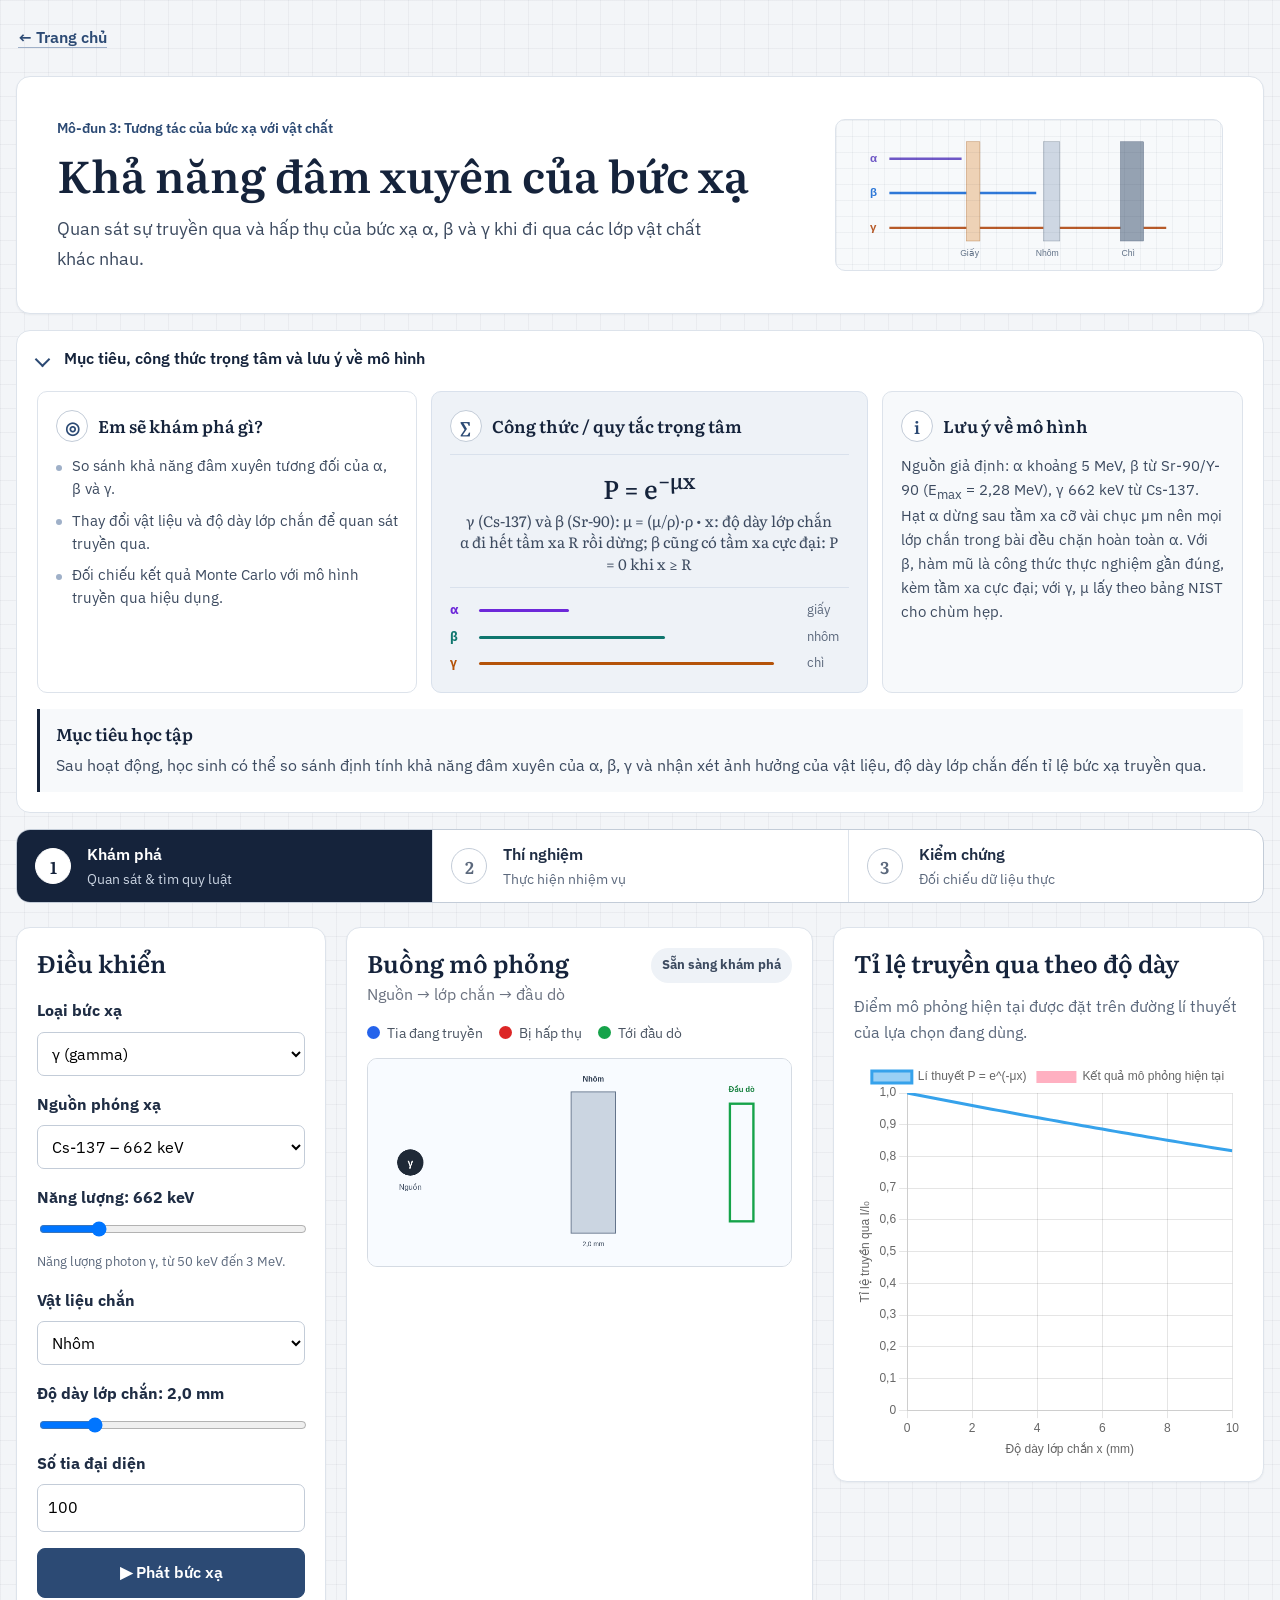
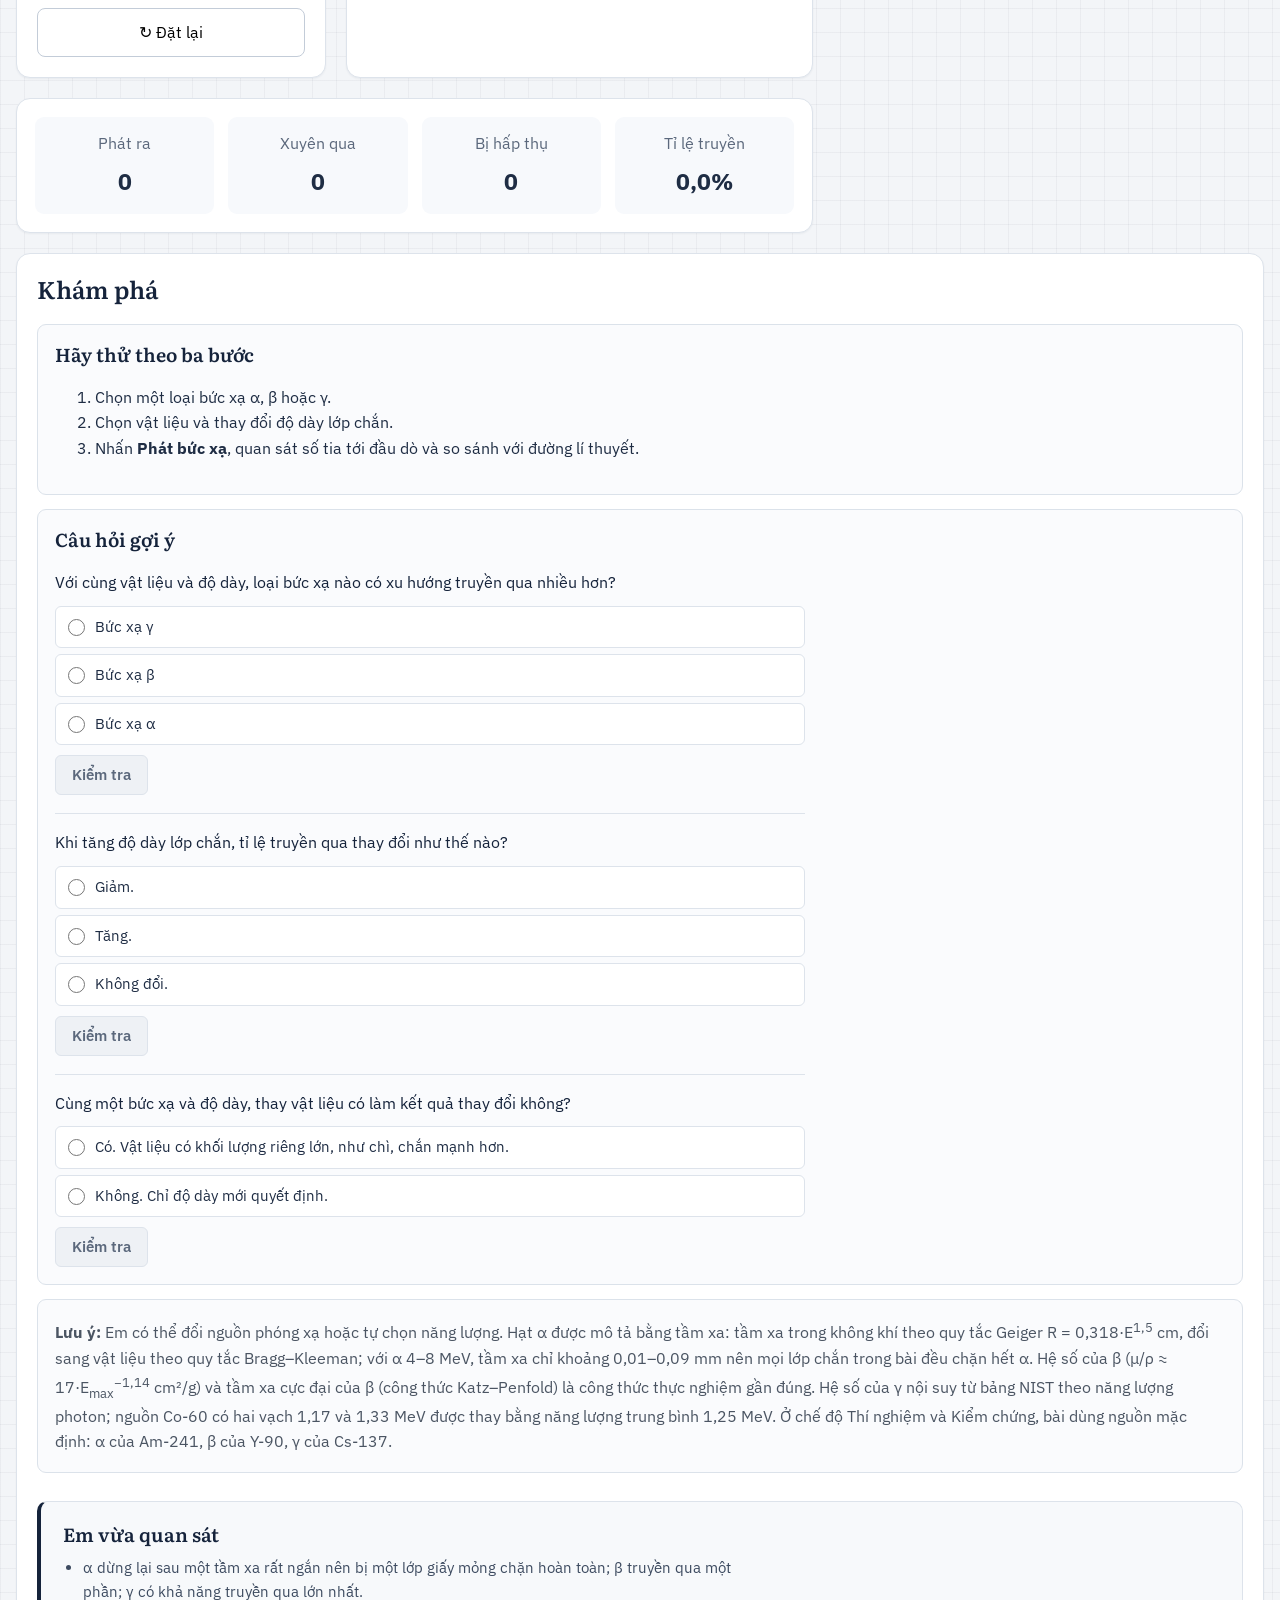
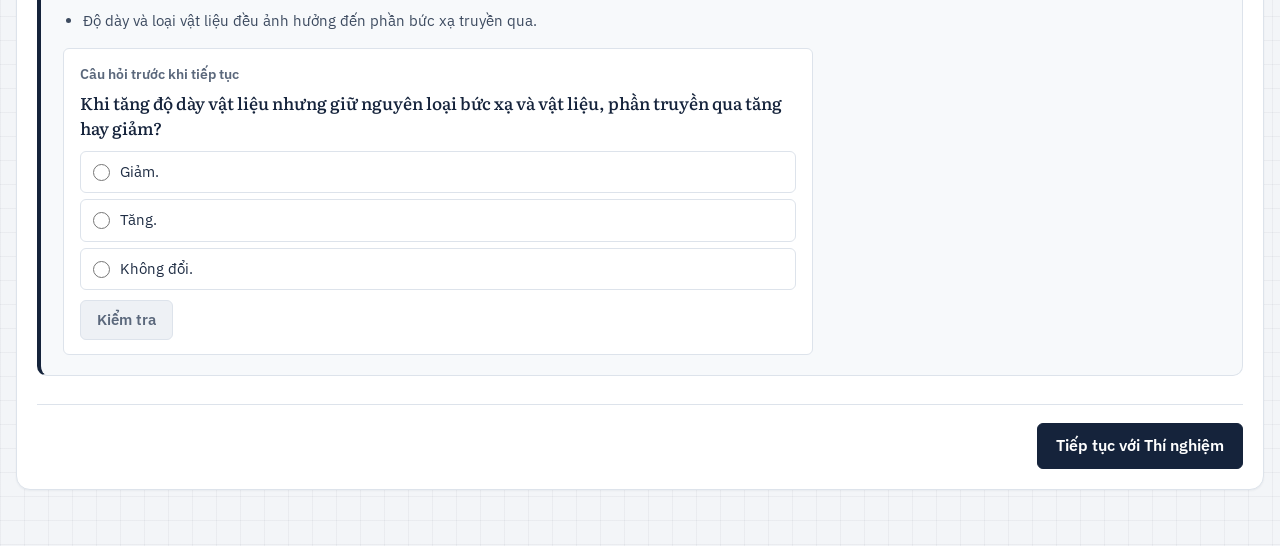
<file: simulations/radiation-penetration/index.html>
<!DOCTYPE html>

<html lang="vi">
<head>
<meta charset="utf-8"/>
<meta content="width=device-width, initial-scale=1.0" name="viewport"/>
<title>Khả năng đâm xuyên của bức xạ</title>
<link href="data:," rel="icon"/>
<link href="../../assets/shared/tokens.css?v=2" rel="stylesheet"/>
<link href="css/style.css?v=4" rel="stylesheet"/>
<link href="../../assets/shared/lesson-ui.css?v=6" rel="stylesheet"/>
<link href="../../assets/shared/real-data.css?v=5" rel="stylesheet"/></head>
<body class="lesson-ui">
<div class="top-navigation">
<a aria-label="Trở về trang chủ Phòng thí nghiệm Vật lí hạt nhân trực tuyến" class="home-link" href="../../index.html">← Trang chủ</a>
</div>
<div class="container">
<header class="page-header lesson-hero">
<div class="lesson-hero-copy">
<p class="lesson-label">Mô-đun 3: Tương tác của bức xạ với vật chất</p>
<h1>Khả năng đâm xuyên của bức xạ</h1>
<p class="page-description">Quan sát sự truyền qua và hấp thụ của bức xạ α, β và γ khi đi qua các lớp vật chất khác nhau.</p>
</div>
<div aria-hidden="true" class="lesson-hero-visual">
<img alt="" src="../../assets/images/cards/radiation-penetration.svg?v=4"/>
</div>
</header><section aria-label="Tổng quan trực quan của bài học" class="lesson-visual-overview">
<article class="lesson-insight-card lesson-discovery-card">
<div class="lesson-insight-heading"><span aria-hidden="true" class="lesson-insight-icon">◎</span><div><span class="lesson-insight-kicker">ĐỊNH HƯỚNG</span><h2>Em sẽ khám phá gì?</h2></div></div>
<ul class="lesson-mini-list"><li>So sánh khả năng đâm xuyên tương đối của α, β và γ.</li><li>Thay đổi vật liệu và độ dày lớp chắn để quan sát truyền qua.</li><li>Đối chiếu kết quả Monte Carlo với mô hình truyền qua hiệu dụng.</li></ul>
</article>
<article class="lesson-insight-card lesson-formula-card">
<div class="lesson-insight-heading"><span aria-hidden="true" class="lesson-insight-icon formula-icon">∑</span><div><span class="lesson-insight-kicker">GHI NHỚ</span><h2>Công thức / quy tắc trọng tâm</h2></div></div>
<div class="lesson-formula-wrap"><div class="lesson-formula-main">P = e<sup>−μx</sup></div><div class="lesson-formula-secondary">γ (Cs-137) và β (Sr-90): μ = (μ/ρ)·ρ • x: độ dày lớp chắn<br/>α đi hết tầm xa R rồi dừng; β cũng có tầm xa cực đại: P = 0 khi x ≥ R</div></div>
<div class="lesson-mini-visual"><div aria-label="Minh họa mức đâm xuyên tương đối" class="penetration-visual"><div><b>α</b><span class="ray short"></span><em>giấy</em></div><div><b>β</b><span class="ray medium"></span><em>nhôm</em></div><div><b>γ</b><span class="ray long"></span><em>chì</em></div></div></div>
</article>
<article class="lesson-insight-card lesson-model-card">
<div class="lesson-insight-heading"><span aria-hidden="true" class="lesson-insight-icon note-icon">i</span><div><span class="lesson-insight-kicker">KHOA HỌC</span><h2>Lưu ý về mô hình</h2></div></div>
<p>Nguồn giả định: α khoảng 5 MeV, β từ Sr-90/Y-90 (E<sub>max</sub> = 2,28 MeV), γ 662 keV từ Cs-137. Hạt α dừng sau tầm xa cỡ vài chục µm nên mọi lớp chắn trong bài đều chặn hoàn toàn α. Với β, hàm mũ là công thức thực nghiệm gần đúng, kèm tầm xa cực đại; với γ, μ lấy theo bảng NIST cho chùm hẹp.</p>
</article>
</section>
<section class="learning-goal">
<h2>Mục tiêu học tập</h2>
<p>Sau hoạt động, học sinh có thể so sánh định tính khả năng đâm xuyên của α, β, γ và nhận xét ảnh hưởng của vật liệu, độ dày lớp chắn đến tỉ lệ bức xạ truyền qua.</p>
</section>
<nav aria-label="Chọn chế độ học tập" class="mode-navigation">
<button aria-pressed="true" class="mode-button active" id="exploreModeButton" type="button"><span class="mode-icon"><svg aria-hidden="true" fill="none" viewbox="0 0 24 24"><circle cx="11" cy="11" r="6.5" stroke-width="2"></circle><path d="m16 16 4 4" stroke-linecap="round" stroke-width="2"></path><path d="M8.5 11h5M11 8.5v5" stroke-linecap="round" stroke-width="1.6"></path></svg></span><span class="mode-title">Khám phá</span><span class="mode-subtitle">Quan sát &amp; tìm quy luật</span></button>
<button aria-pressed="false" class="mode-button" id="experimentModeButton" type="button"><span class="mode-icon"><svg aria-hidden="true" fill="none" viewbox="0 0 24 24"><path d="M9 3h6M10 3v6l-5 8.2A2.5 2.5 0 0 0 7.1 21h9.8a2.5 2.5 0 0 0 2.1-3.8L14 9V3" stroke-linecap="round" stroke-linejoin="round" stroke-width="2"></path><path d="M7.5 16h9" stroke-linecap="round" stroke-width="1.7"></path></svg></span><span class="mode-title">Thí nghiệm</span><span class="mode-subtitle">Thực hiện nhiệm vụ</span></button>
<button aria-pressed="false" class="mode-button" id="validationModeButton" type="button"><span class="mode-icon"><svg aria-hidden="true" fill="none" viewbox="0 0 24 24"><path d="M5 12.5 9.2 17 19 7" stroke-linecap="round" stroke-linejoin="round" stroke-width="2.2"></path><circle cx="12" cy="12" r="9" stroke-width="1.6"></circle></svg></span><span class="mode-title">Kiểm chứng</span><span class="mode-subtitle">Đối chiếu dữ liệu thực</span></button>
</nav>
<main>
<section class="workspace">
<aside class="control-panel">
<h2>Điều khiển</h2>
<div class="control-group">
<label for="radiationSelect">Loại bức xạ</label>
<select id="radiationSelect">
<option value="alpha">α (alpha)</option>
<option value="beta">β (beta)</option>
<option selected="" value="gamma">γ (gamma)</option>
</select>
</div>
<div class="control-group">
<label for="sourceSelect">Nguồn phóng xạ</label>
<select id="sourceSelect"></select>
</div>
<div class="control-group">
<label for="energyInput">Năng lượng: <strong id="energyDisplay">—</strong></label>
<input id="energyInput" type="range"/>
<p class="control-hint" id="energyHint"></p>
</div>
<div class="control-group">
<label for="materialSelect">Vật liệu chắn</label>
<select id="materialSelect">
<option value="paper">Giấy</option>
<option selected="" value="aluminum">Nhôm</option>
<option value="lead">Chì</option>
</select>
</div>
<div class="control-group">
<label for="thicknessInput">Độ dày lớp chắn: <strong id="thicknessDisplay">2,0 mm</strong></label>
<input id="thicknessInput" max="10" min="0.1" step="0.1" type="range" value="2.0"/>
</div>
<div class="control-group">
<label for="rayCountInput">Số tia đại diện</label>
<input id="rayCountInput" max="500" min="20" step="10" type="number" value="100"/>
</div>
<div class="advanced-controls" id="advancedControls">
<div class="control-group">
<label>Hệ số suy giảm μ</label>
<output id="muDisplay">—</output>
</div>
<div class="control-group">
<label>Xác suất truyền lí thuyết</label>
<output id="probabilityDisplay">—</output>
</div>
</div>
<div class="button-group">
<button class="primary-button" id="runButton">▶ Phát bức xạ</button>
<button id="resetButton">↻ Đặt lại</button>
</div>
</aside>
<section class="simulation-panel">
<div class="simulation-title-row">
<div>
<h2>Buồng mô phỏng</h2>
<p>Nguồn → lớp chắn → đầu dò</p>
</div>
<div class="status-badge ready" id="statusBadge">Sẵn sàng</div>
</div>
<div class="legend">
<span><i class="legend-ray"></i> Tia đang truyền</span>
<span><i class="legend-absorbed"></i> Bị hấp thụ</span>
<span><i class="legend-detected"></i> Tới đầu dò</span>
</div>
<canvas height="440" id="simulationCanvas" width="900"></canvas>
</section>
</section>
<section class="results-panel">
<div class="result-box">
<span>Phát ra</span>
<strong id="emittedDisplay">0</strong>
</div>
<div class="result-box">
<span>Xuyên qua</span>
<strong id="transmittedDisplay">0</strong>
</div>
<div class="result-box">
<span>Bị hấp thụ</span>
<strong id="absorbedDisplay">0</strong>
</div>
<div class="result-box">
<span>Tỉ lệ truyền</span>
<strong id="transmissionDisplay">0,0%</strong>
</div>
</section>
<section class="chart-panel">
<div class="chart-header">
<div>
<h2>Tỉ lệ truyền qua theo độ dày</h2>
<p>Điểm mô phỏng hiện tại được đặt trên đường lí thuyết của lựa chọn đang dùng.</p>
</div>
</div>
<div class="chart-container">
<canvas id="penetrationChart"></canvas>
</div>
</section>
<section class="mode-panel active" id="explorePanel">
<h2>Khám phá</h2>
<div class="learning-card">
<h3>Hãy thử theo ba bước</h3>
<ol>
<li>Chọn một loại bức xạ α, β hoặc γ.</li>
<li>Chọn vật liệu và thay đổi độ dày lớp chắn.</li>
<li>Nhấn <strong>Phát bức xạ</strong>, quan sát số tia tới đầu dò và so sánh với đường lí thuyết.</li>
</ol>
</div>
<div class="question-card">
<h3>Câu hỏi gợi ý</h3>
<div class="quick-check" data-check="rp-kp-1">
<p class="qc-prompt">
Với cùng vật liệu và độ dày, loại bức xạ nào có xu hướng truyền qua nhiều hơn?
</p>
</div>
<div class="quick-check" data-check="rp-kp-2">
<p class="qc-prompt">
Khi tăng độ dày lớp chắn, tỉ lệ truyền qua thay đổi như thế nào?
</p>
</div>
<div class="quick-check" data-check="rp-kp-3">
<p class="qc-prompt">
Cùng một bức xạ và độ dày, thay vật liệu có làm kết quả thay đổi không?
</p>
</div>
</div>
<p class="model-note"><strong>Lưu ý:</strong> Em có thể đổi nguồn phóng xạ hoặc tự chọn năng lượng. Hạt α được mô tả bằng tầm xa: tầm xa trong không khí theo quy tắc Geiger R = 0,318·E<sup>1,5</sup> cm, đổi sang vật liệu theo quy tắc Bragg–Kleeman; với α 4–8 MeV, tầm xa chỉ khoảng 0,01–0,09 mm nên mọi lớp chắn trong bài đều chặn hết α. Hệ số của β (μ/ρ ≈ 17·E<sub>max</sub><sup>−1,14</sup> cm²/g) và tầm xa cực đại của β (công thức Katz–Penfold) là công thức thực nghiệm gần đúng. Hệ số của γ nội suy từ bảng NIST theo năng lượng photon; nguồn Co-60 có hai vạch 1,17 và 1,33 MeV được thay bằng năng lượng trung bình 1,25 MeV. Ở chế độ Thí nghiệm và Kiểm chứng, bài dùng nguồn mặc định: α của Am-241, β của Y-90, γ của Cs-137.</p>
</section>
<section class="mode-panel" id="experimentPanel">
<h2>
        Thí nghiệm ảo
    </h2>
<p>
        Thực hiện các nhiệm vụ để so sánh khả năng
        đâm xuyên của các loại bức xạ và khảo sát
        ảnh hưởng của lớp vật liệu chắn.
    </p>
<!-- =================================================
         NHIỆM VỤ 1
    ================================================== -->
<div class="experiment-task" id="task1Card">
<h3>
            Nhiệm vụ 1:
            So sánh khả năng đâm xuyên của α, β và γ
        </h3>
<p>
            Ba loại bức xạ được khảo sát trong
            <strong>cùng một điều kiện</strong>:
        </p>
<div class="task-condition-grid">
<div class="task-condition-box">
<span>
                    Vật liệu
                </span>
<strong>
                    Nhôm
                </strong>
</div>
<div class="task-condition-box">
<span>
                    Độ dày
                </span>
<strong>
                    1,0 mm
                </strong>
</div>
<div class="task-condition-box">
<span>
                    Số tia mỗi lần
                </span>
<strong>
                    200
                </strong>
</div>
</div>
<div class="task-question">
<strong>
                Trước khi chạy:
            </strong>
<div class="quick-check" data-check="rp-du-doan-1">
<p class="qc-prompt">
Em hãy dự đoán thứ tự khả năng đâm xuyên
                của α, β và γ từ yếu đến mạnh.
</p>
</div>
</div>
<div class="task-button-group">
<button id="setupTask1Button">
                Thiết lập nhiệm vụ
            </button>
<button disabled="" id="runTask1Button">
                Chạy so sánh α – β – γ
            </button>
</div>
<div class="experiment-feedback">
<p>
<strong>
                    Trạng thái:
                </strong>
<span id="task1Status">
                    Chưa thiết lập
                </span>
</p>
<div hidden="" id="task1Result">
<h4>
                    Kết quả so sánh
                </h4>
<div class="table-wrapper">
<table>
<thead>
<tr>
<th>
                                    Bức xạ
                                </th>
<th>
                                    Số tia phát ra
                                </th>
<th>
                                    Số tia truyền qua
                                </th>
<th>
                                    Tỉ lệ mô phỏng
                                </th>
<th>
                                    Tỉ lệ lí thuyết
                                </th>
</tr>
</thead>
<tbody id="task1TableBody">
</tbody>
</table>
</div>
<div class="task1-chart-section">
<h4>
                        Biểu đồ so sánh
                    </h4>
<p>
                        So sánh tỉ lệ truyền qua của ba loại
                        bức xạ trong cùng điều kiện.
                    </p>
<div class="task1-chart-container">
<canvas id="task1Chart"></canvas>
</div>
</div>
<div class="task-conclusion">
<h4>
                        Nhận xét
                    </h4>
<p id="task1Conclusion">
</p>
</div>
<div class="task-question">
<strong>
                        Câu hỏi suy nghĩ:
                    </strong>
<div class="quick-check" data-check="rp-suy-nghi-1">
<p class="qc-prompt">
Vì sao khi giữ nguyên vật liệu và độ dày,
                        số tia đến được đầu dò lại khác nhau
                        đối với α, β và γ?
</p>
</div>
</div>
</div>
</div>
</div>
<!-- =================================================
         NHIỆM VỤ 2 - PHÁT TRIỂN SAU
    ================================================== -->
<div class="experiment-task" id="task2Card">
<h3>
        Nhiệm vụ 2:
        Ảnh hưởng của độ dày lớp chắn
    </h3>
<p>
        Giữ cố định bức xạ
        <strong>γ</strong>
        và vật liệu
        <strong>chì</strong>,
        sau đó thay đổi độ dày của lớp chắn.
    </p>
<div class="task-condition-grid">
<div class="task-condition-box">
<span>
                Bức xạ
            </span>
<strong>
                γ
            </strong>
</div>
<div class="task-condition-box">
<span>
                Vật liệu
            </span>
<strong>
                Chì
            </strong>
</div>
<div class="task-condition-box">
<span>
                Số tia mỗi lần
            </span>
<strong>
                500
            </strong>
</div>
</div>
<div class="task-question">
<strong>
            Dự đoán:
        </strong>
<div class="quick-check" data-check="rp-du-doan-2">
<p class="qc-prompt">
Khi tăng độ dày lớp chì,
            tỉ lệ bức xạ γ truyền qua lớp chắn
            sẽ thay đổi như thế nào?
</p>
</div>
</div>
<div class="task-button-group">
<button id="setupTask2Button">
            Thiết lập nhiệm vụ
        </button>
<button disabled="" id="runTask2Button">
            Chạy khảo sát độ dày
        </button>
</div>
<div class="experiment-feedback">
<p>
<strong>
                Trạng thái:
            </strong>
<span id="task2Status">
                Chưa thiết lập
            </span>
</p>
<div hidden="" id="task2Result">
<h4>
                Kết quả khảo sát
            </h4>
<div class="table-wrapper">
<table>
<thead>
<tr>
<th>
                                Độ dày x (mm)
                            </th>
<th>
                                Số tia phát ra
                            </th>
<th>
                                Số tia truyền qua
                            </th>
<th>
                                I/I₀ mô phỏng
                            </th>
<th>
                                I/I₀ lí thuyết
                            </th>
</tr>
</thead>
<tbody id="task2TableBody">
</tbody>
</table>
</div>
<div class="task2-chart-section">
<h4>
                    Đồ thị tỉ lệ truyền qua theo độ dày
                </h4>
<p>
                    So sánh kết quả mô phỏng Monte Carlo
                    với đường lí thuyết.
                </p>
<div class="task2-chart-container">
<canvas id="task2Chart"></canvas>
</div>
</div>
<div class="task-conclusion">
<h4>
                    Nhận xét
                </h4>
<p id="task2Conclusion">
</p>
</div>
<div class="task-question">
<strong>
                    Câu hỏi suy nghĩ:
                </strong>
<div class="quick-check" data-check="rp-suy-nghi-2">
<p class="qc-prompt">
Việc tăng gấp đôi độ dày lớp chì
                    có làm tỉ lệ truyền qua giảm đúng một nửa
                    hay không? Hãy quan sát đồ thị để trả lời.
</p>
</div>
</div>
</div>
</div>
</div>
<!-- =================================================
         NHIỆM VỤ 3 - PHÁT TRIỂN SAU
    ================================================== -->

    &lt;<div class="experiment-task" id="task3Card">
<h3>
        Nhiệm vụ 3:
        Ảnh hưởng của vật liệu chắn
    </h3>
<p>
        Giữ cố định bức xạ
        <strong>γ</strong>,
        độ dày lớp chắn
        <strong>5,0 mm</strong>
        và số tia phát ra.
        Lần lượt thay đổi vật liệu chắn.
    </p>
<div class="task-condition-grid">
<div class="task-condition-box">
<span>
                Bức xạ
            </span>
<strong>
                γ
            </strong>
</div>
<div class="task-condition-box">
<span>
                Độ dày
            </span>
<strong>
                5,0 mm
            </strong>
</div>
<div class="task-condition-box">
<span>
                Số tia mỗi lần
            </span>
<strong>
                500
            </strong>
</div>
</div>
<div class="task-question">
<strong>
            Dự đoán:
        </strong>
<div class="quick-check" data-check="rp-du-doan-3">
<p class="qc-prompt">
Với cùng độ dày 5,0 mm,
            vật liệu nào trong ba vật liệu
            Giấy – Nhôm – Chì
            làm giảm bức xạ γ mạnh nhất?
</p>
</div>
</div>
<div class="task-button-group">
<button id="setupTask3Button">
            Thiết lập nhiệm vụ
        </button>
<button disabled="" id="runTask3Button">
            Chạy so sánh vật liệu
        </button>
</div>
<div class="experiment-feedback">
<p>
<strong>
                Trạng thái:
            </strong>
<span id="task3Status">
                Chưa thiết lập
            </span>
</p>
<div hidden="" id="task3Result">
<h4>
                Kết quả so sánh
            </h4>
<div class="table-wrapper">
<table>
<thead>
<tr>
<th>
                                Vật liệu
                            </th>
<th>
                                Số tia phát ra
                            </th>
<th>
                                Số tia truyền qua
                            </th>
<th>
                                I/I₀ mô phỏng
                            </th>
<th>
                                I/I₀ lí thuyết
                            </th>
</tr>
</thead>
<tbody id="task3TableBody">
</tbody>
</table>
</div>
<div class="task3-chart-section">
<h4>
                    Biểu đồ so sánh vật liệu
                </h4>
<p>
                    So sánh tỉ lệ bức xạ γ truyền qua
                    ba vật liệu có cùng độ dày.
                </p>
<div class="task3-chart-container">
<canvas id="task3Chart"></canvas>
</div>
</div>
<div class="task-conclusion">
<h4>
                    Nhận xét
                </h4>
<p id="task3Conclusion">
</p>
</div>
<div class="task-question">
<strong>
                    Câu hỏi suy nghĩ:
                </strong>
<div class="quick-check" data-check="rp-suy-nghi-3">
<p class="qc-prompt">
Nếu hai lớp chắn có cùng độ dày,
                    tại sao khả năng làm giảm bức xạ
                    vẫn có thể khác nhau?
</p>
</div>
</div>
</div>
</div>
</div>
</section>
<section class="mode-panel validation-panel" id="validationPanel">
<h2>
        Kiểm chứng mô hình Monte Carlo
    </h2>
<p>
        Chế độ này dùng để kiểm tra mức độ phù hợp
        giữa kết quả trung bình của nhiều lần mô phỏng
        với mô hình lí thuyết.
    </p>
<div class="validation-note">
<strong>
            Điều kiện kiểm chứng
        </strong>
<p>
            Bức xạ γ truyền qua lớp chì.
            Mỗi phép mô phỏng sử dụng 500 tia đại diện.
            Chương trình khảo sát các độ dày
            0, 2, 4, 6, 8 và 10 mm.
        </p>
</div>
<div class="validation-controls">
<div class="validation-control-group">
<label for="validationRepeatCount">
                Số lần lặp tại mỗi độ dày
            </label>
<select id="validationRepeatCount">
<option value="20">
                    20 lần
                </option>
<option selected="" value="50">
                    50 lần
                </option>
<option value="100">
                    100 lần
                </option>
<option value="200">
                    200 lần
                </option>
</select>
</div>
<button id="runValidationButton">
            Chạy kiểm chứng
        </button>
</div>
<div class="validation-summary">
<div class="validation-summary-box">
<span>
                Trạng thái
            </span>
<strong id="validationStatus">
                Chưa chạy
            </strong>
</div>
<div class="validation-summary-box">
<span>
                Số lần lặp
            </span>
<strong id="validationRuns">
                0
            </strong>
</div>
<div class="validation-summary-box">
<span>
                RMSE
            </span>
<strong id="validationRmse">
                —
            </strong>
</div>
<div class="validation-summary-box">
<span>
                Sai lệch lớn nhất
            </span>
<strong id="validationMaxError">
                —
            </strong>
</div>
</div>
<div class="validation-result" hidden="" id="validationResult">
<h3>
            Kết quả kiểm chứng
        </h3>
<div class="table-wrapper">
<table>
<thead>
<tr>
<th>
                            x (mm)
                        </th>
<th>
                            Lí thuyết
                        </th>
<th>
                            Trung bình Monte Carlo
                        </th>
<th>
                            Sai lệch
                        </th>
</tr>
</thead>
<tbody id="validationTableBody">
</tbody>
</table>
</div>
<div class="validation-chart-section">
<h3>
                So sánh mô phỏng và lí thuyết
            </h3>
<div class="validation-chart-container">
<canvas id="validationChart"></canvas>
</div>
</div>
<div class="validation-conclusion">
<h3>
                Nhận xét
            </h3>
<p id="validationConclusion">
</p>
</div>
</div>
<div class="advanced-validation-info">
<h3>
            Thông tin mô hình
        </h3>
<p>
            Trong mô hình giáo dục hiện tại:
        </p>
<p>
<strong>
                P = e<sup>−μx</sup>
</strong>
</p>
<p>
            Với γ 662 keV của Cs-137, μ của chì là 0,126 mm⁻¹
            (theo bảng NIST), tương ứng bề dày bán giảm khoảng 5,5 mm.
            Giá trị này chỉ đúng cho năng lượng photon đã nêu.
        </p>
</div>
</section>
</main>
</div>
<script src="../../assets/vendor/chartjs/chart.umd.min.js?v=4.4.1"></script>
<script src="../../assets/shared/format.js?v=2"></script>
<script src="../../assets/shared/gamma-mu-data.js?v=3"></script>
<script src="js/physics.js?v=12"></script>
<script src="js/simulation.js?v=6"></script>
<script src="js/app.js?v=12"></script>
<script src="../../assets/shared/real-data.js?v=3"></script>
<script src="js/real-data.js?v=2"></script>
<script src="../../assets/shared/quick-check.js?v=2"></script>
<script src="js/questions.js?v=2"></script>
<script src="../../assets/shared/lesson-ui.js?v=6"></script></body>
</html>
</file>
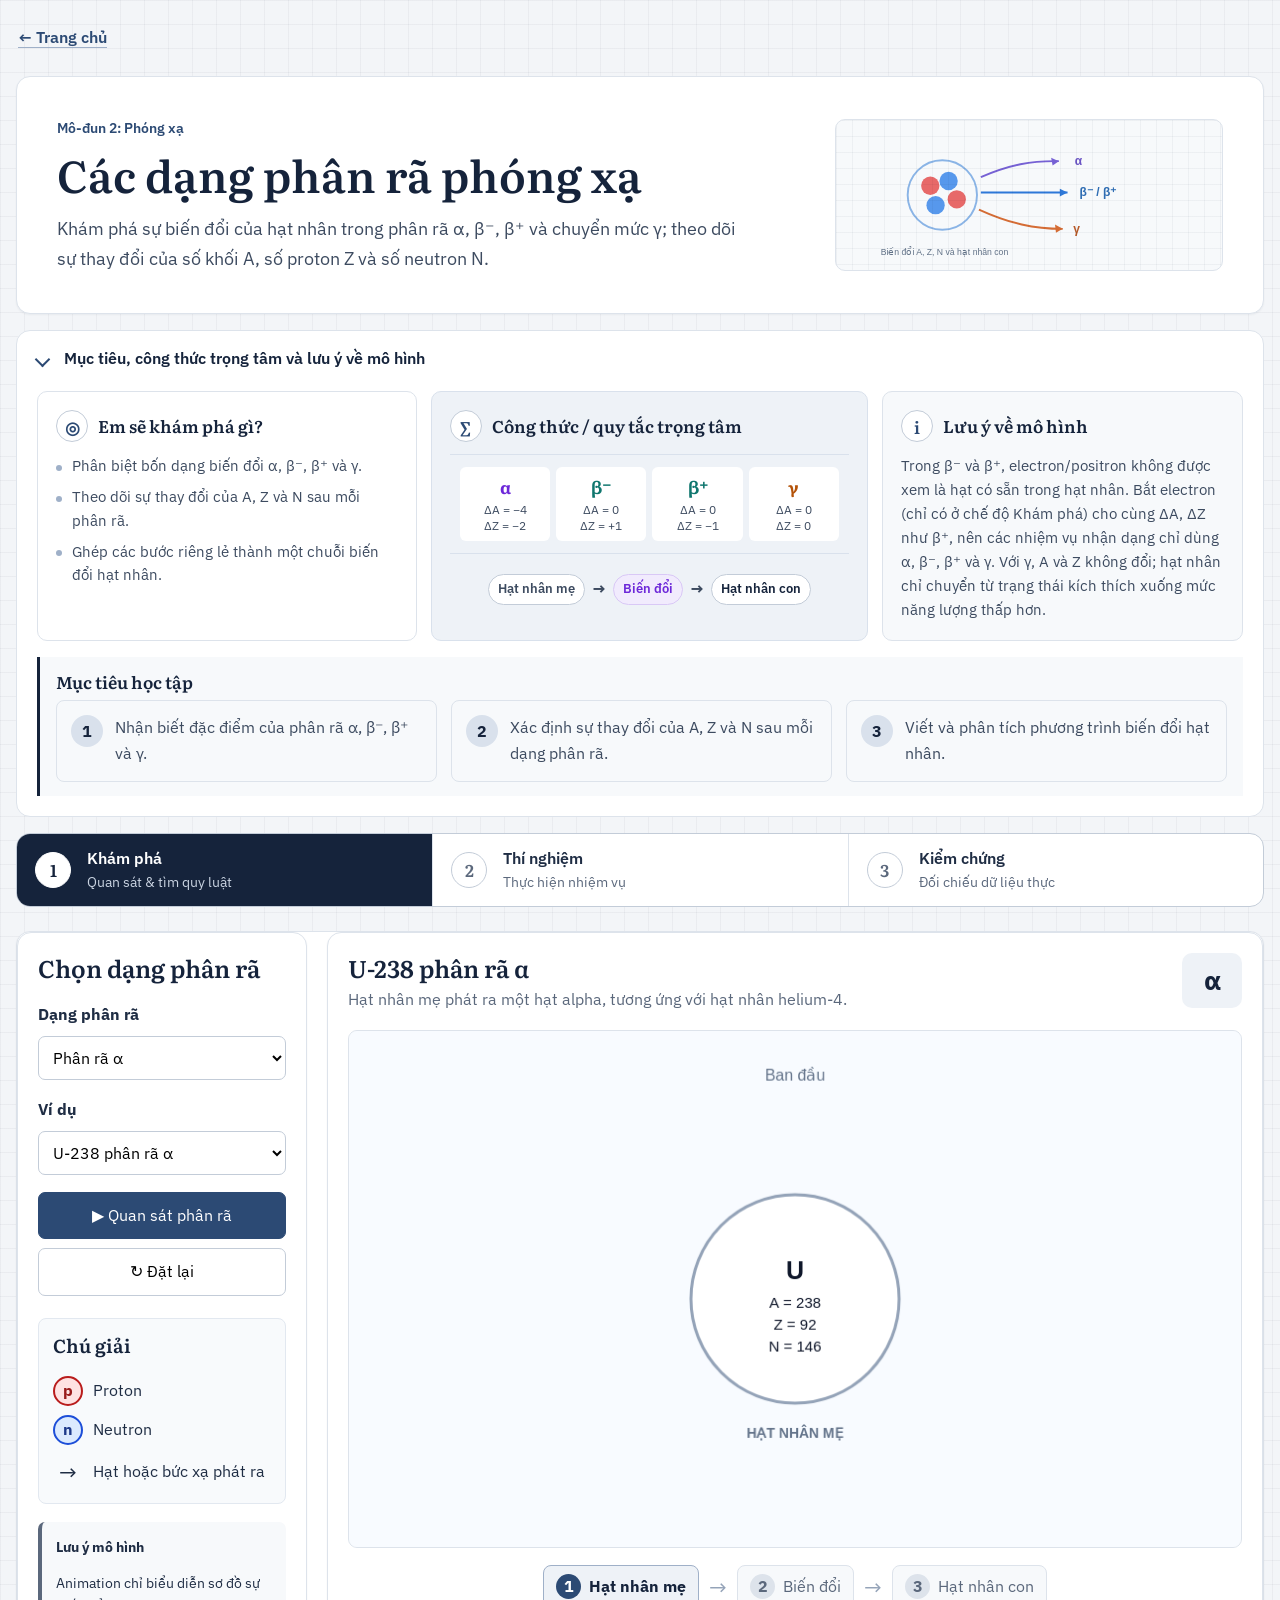
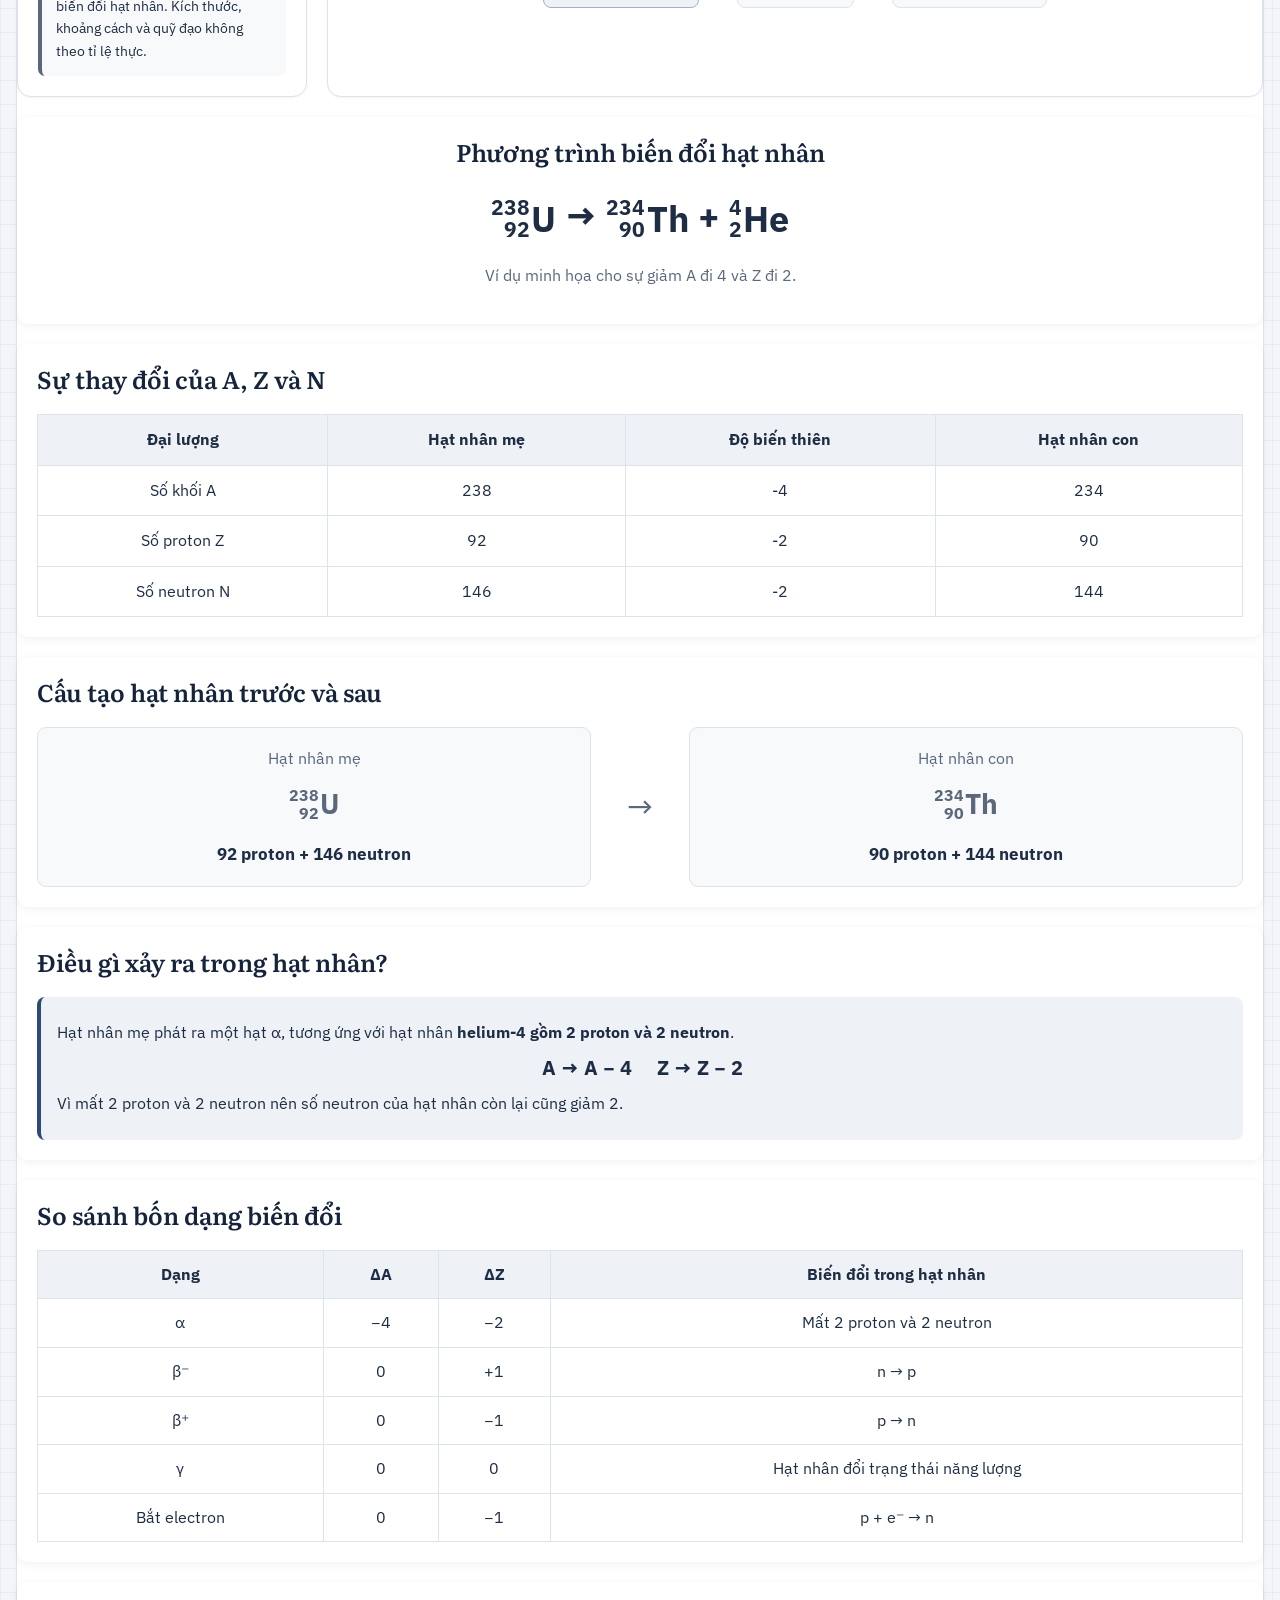
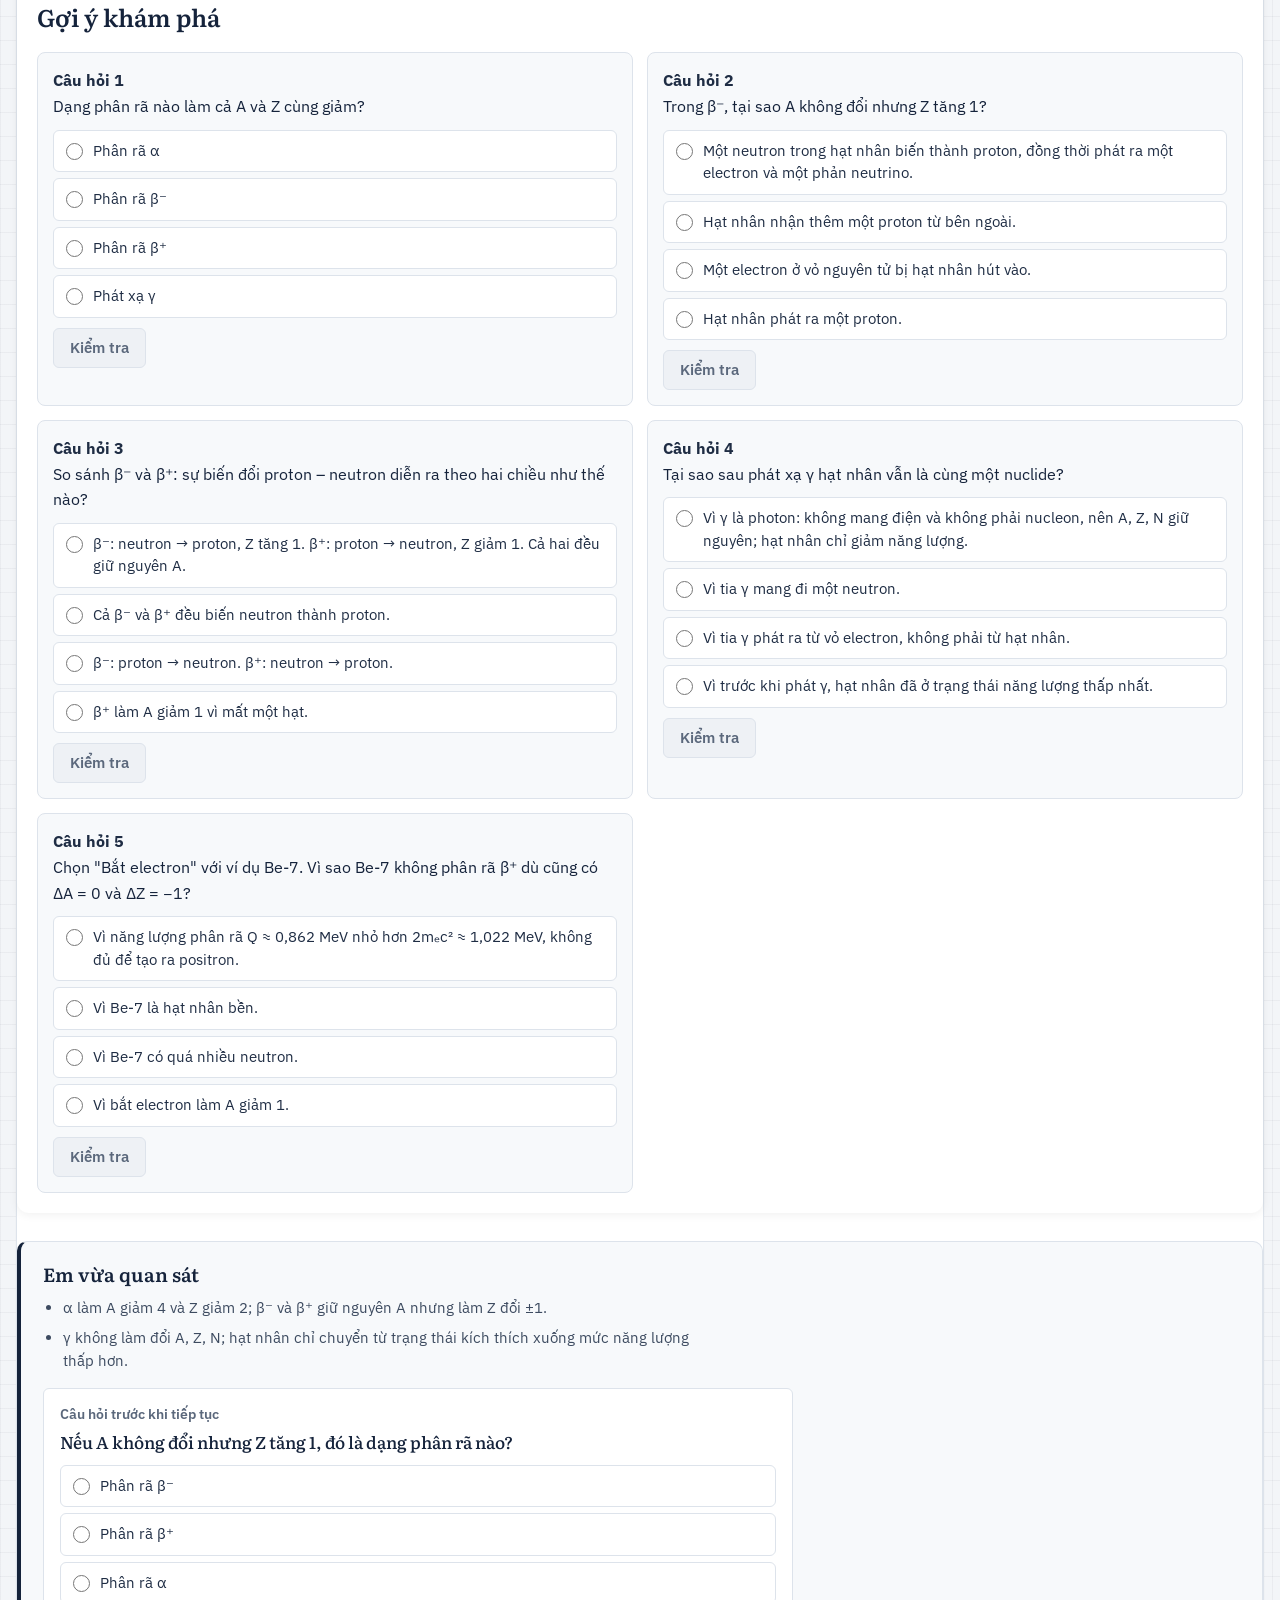
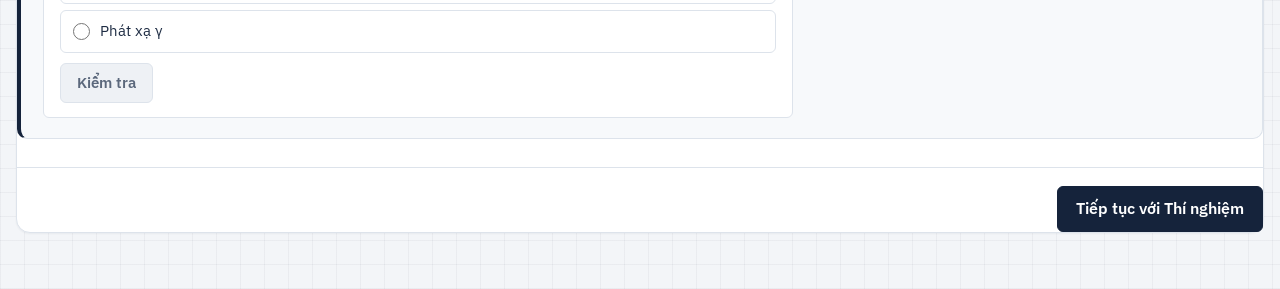
<file: simulations/radioactive-decay-types/index.html>
<!DOCTYPE html>

<html lang="vi">
<head>
<meta charset="utf-8"/>
<meta content="width=device-width, initial-scale=1.0" name="viewport"/>
<title>
        Các dạng phân rã phóng xạ
    </title>
<link href="data:," rel="icon"/>
<link href="../../assets/shared/tokens.css?v=2" rel="stylesheet"/>
<link href="css/style.css?v=8" rel="stylesheet"/>
<link href="../../assets/shared/lesson-ui.css?v=6" rel="stylesheet"/>
<link href="../../assets/shared/real-data.css?v=5" rel="stylesheet"/></head>
<body class="lesson-ui">
<!-- =================================================
         ĐIỀU HƯỚNG
    ================================================== -->
<div class="top-navigation">
<a aria-label="Trở về trang chủ Phòng thí nghiệm Vật lí hạt nhân trực tuyến" class="home-link" href="../../index.html">← Trang chủ</a>
</div>
<div class="container">
<!-- =================================================
             HEADER
        ================================================== -->
<header class="page-header lesson-hero">
<div class="lesson-hero-copy">
<p class="lesson-label">Mô-đun 2: Phóng xạ</p>
<h1>Các dạng phân rã phóng xạ</h1>
<p class="page-description">Khám phá sự biến đổi của hạt nhân trong phân rã α, β⁻, β⁺ và chuyển mức γ; theo dõi sự thay đổi của số khối A, số proton Z và số neutron N.</p>
</div>
<div aria-hidden="true" class="lesson-hero-visual">
<img alt="" src="../../assets/images/cards/radioactive-decay.svg?v=4"/>
</div>
</header><section aria-label="Tổng quan trực quan của bài học" class="lesson-visual-overview">
<article class="lesson-insight-card lesson-discovery-card">
<div class="lesson-insight-heading"><span aria-hidden="true" class="lesson-insight-icon">◎</span><div><span class="lesson-insight-kicker">ĐỊNH HƯỚNG</span><h2>Em sẽ khám phá gì?</h2></div></div>
<ul class="lesson-mini-list"><li>Phân biệt bốn dạng biến đổi α, β⁻, β⁺ và γ.</li><li>Theo dõi sự thay đổi của A, Z và N sau mỗi phân rã.</li><li>Ghép các bước riêng lẻ thành một chuỗi biến đổi hạt nhân.</li></ul>
</article>
<article class="lesson-insight-card lesson-formula-card">
<div class="lesson-insight-heading"><span aria-hidden="true" class="lesson-insight-icon formula-icon">∑</span><div><span class="lesson-insight-kicker">GHI NHỚ</span><h2>Công thức / quy tắc trọng tâm</h2></div></div>
<div class="lesson-formula-wrap"><div class="decay-rule-grid"><span><b>α</b><small>ΔA = −4<br/>ΔZ = −2</small></span><span><b>β⁻</b><small>ΔA = 0<br/>ΔZ = +1</small></span><span><b>β⁺</b><small>ΔA = 0<br/>ΔZ = −1</small></span><span><b>γ</b><small>ΔA = 0<br/>ΔZ = 0</small></span></div></div>
<div class="lesson-mini-visual"><div class="mini-decay-strip"><span>Hạt nhân mẹ</span><b>→</b><span class="mini-transform">Biến đổi</span><b>→</b><span class="mini-daughter">Hạt nhân con</span></div></div>
</article>
<article class="lesson-insight-card lesson-model-card">
<div class="lesson-insight-heading"><span aria-hidden="true" class="lesson-insight-icon note-icon">i</span><div><span class="lesson-insight-kicker">KHOA HỌC</span><h2>Lưu ý về mô hình</h2></div></div>
<p>Trong β⁻ và β⁺, electron/positron không được xem là hạt có sẵn trong hạt nhân. Bắt electron (chỉ có ở chế độ Khám phá) cho cùng ΔA, ΔZ như β⁺, nên các nhiệm vụ nhận dạng chỉ dùng α, β⁻, β⁺ và γ. Với γ, A và Z không đổi; hạt nhân chỉ chuyển từ trạng thái kích thích xuống mức năng lượng thấp hơn.</p>
</article>
</section>
<!-- =================================================
             MỤC TIÊU
        ================================================== -->
<section class="learning-goals">
<h2>
                Mục tiêu học tập
            </h2>
<div class="goal-grid">
<div class="goal-card">
<strong>
                        1
                    </strong>
<p>
                        Nhận biết đặc điểm của
                        phân rã α, β⁻, β⁺ và γ.
                    </p>
</div>
<div class="goal-card">
<strong>
                        2
                    </strong>
<p>
                        Xác định sự thay đổi
                        của A, Z và N
                        sau mỗi dạng phân rã.
                    </p>
</div>
<div class="goal-card">
<strong>
                        3
                    </strong>
<p>
                        Viết và phân tích
                        phương trình biến đổi hạt nhân.
                    </p>
</div>
</div>
</section>
<!-- =================================================
             CHỌN CHẾ ĐỘ
        ================================================== -->
<nav aria-label="Chọn chế độ học tập" class="mode-navigation">
<button aria-pressed="true" class="mode-button active" id="exploreModeButton" type="button"><span class="mode-icon"><svg aria-hidden="true" fill="none" viewbox="0 0 24 24"><circle cx="11" cy="11" r="6.5" stroke-width="2"></circle><path d="m16 16 4 4" stroke-linecap="round" stroke-width="2"></path><path d="M8.5 11h5M11 8.5v5" stroke-linecap="round" stroke-width="1.6"></path></svg></span><span class="mode-title">Khám phá</span><span class="mode-subtitle">Quan sát &amp; tìm quy luật</span></button>
<button aria-pressed="false" class="mode-button" id="experimentModeButton" type="button"><span class="mode-icon"><svg aria-hidden="true" fill="none" viewbox="0 0 24 24"><path d="M9 3h6M10 3v6l-5 8.2A2.5 2.5 0 0 0 7.1 21h9.8a2.5 2.5 0 0 0 2.1-3.8L14 9V3" stroke-linecap="round" stroke-linejoin="round" stroke-width="2"></path><path d="M7.5 16h9" stroke-linecap="round" stroke-width="1.7"></path></svg></span><span class="mode-title">Thí nghiệm</span><span class="mode-subtitle">Thực hiện nhiệm vụ</span></button>
<button aria-pressed="false" class="mode-button" id="validationModeButton" type="button"><span class="mode-icon"><svg aria-hidden="true" fill="none" viewbox="0 0 24 24"><path d="M5 12.5 9.2 17 19 7" stroke-linecap="round" stroke-linejoin="round" stroke-width="2.2"></path><circle cx="12" cy="12" r="9" stroke-width="1.6"></circle></svg></span><span class="mode-title">Kiểm chứng</span><span class="mode-subtitle">Đối chiếu dữ liệu thực</span></button>
</nav>
<!-- =================================================
             KHÁM PHÁ
        ================================================== -->
<section class="mode-panel active" id="explorePanel">
<div class="explore-layout">
<!-- =========================================
                     ĐIỀU KHIỂN
                ========================================== -->
<aside class="control-panel">
<h2>
                        Chọn dạng phân rã
                    </h2>
<div class="control-group">
<label for="decayTypeSelect">
                            Dạng phân rã
                        </label>
<select id="decayTypeSelect">
<option value="alpha">
                                Phân rã α
                            </option>
<option value="betaMinus">
                                Phân rã β⁻
                            </option>
<option value="betaPlus">
                                Phân rã β⁺
                            </option>
<option value="gamma">
                                Chuyển mức γ
                            </option>
<option value="electronCapture">
                                Bắt electron (EC)
                            </option>
</select>
</div>
<div class="control-group">
<label for="decayExampleSelect">
                            Ví dụ
                        </label>
<select id="decayExampleSelect">
</select>
</div>
<div class="control-buttons">
<button class="primary-button" id="playAnimationButton">
                            ▶ Quan sát phân rã
                        </button>
<button id="resetAnimationButton">
                            ↻ Đặt lại
                        </button>
</div>
<div class="legend-box">
<h3>
                            Chú giải
                        </h3>
<div class="legend-row">
<span class="legend-particle proton">
                                p
                            </span>
<span>
                                Proton
                            </span>
</div>
<div class="legend-row">
<span class="legend-particle neutron">
                                n
                            </span>
<span>
                                Neutron
                            </span>
</div>
<div class="legend-row">
<span class="legend-radiation">
                                →
                            </span>
<span>
                                Hạt hoặc bức xạ phát ra
                            </span>
</div>
</div>
<div class="model-note">
<strong>
                            Lưu ý mô hình
                        </strong>
<p>
                            Animation chỉ biểu diễn sơ đồ
                            sự biến đổi hạt nhân.
                            Kích thước, khoảng cách
                            và quỹ đạo không theo tỉ lệ thực.
                        </p>
</div>
</aside>
<!-- =========================================
                     KHU VỰC MÔ PHỎNG
                ========================================== -->
<section class="simulation-panel">
<div class="simulation-heading">
<div>
<h2 id="selectedDecayTitle">
                                —
                            </h2>
<p id="selectedDecayDescription">
                                —
                            </p>
</div>
<span class="decay-symbol-badge" id="decaySymbolBadge">
                            —
                        </span>
</div>
<canvas height="520" id="decayCanvas" width="900">
</canvas>
<div class="animation-phase-bar">
<div class="phase-item active" id="phaseParent">
<strong>
                                1
                            </strong>
<span>
                                Hạt nhân mẹ
                            </span>
</div>
<div class="phase-arrow">
                            →
                        </div>
<div class="phase-item" id="phaseTransformation">
<strong>
                                2
                            </strong>
<span>
                                Biến đổi
                            </span>
</div>
<div class="phase-arrow">
                            →
                        </div>
<div class="phase-item" id="phaseDaughter">
<strong>
                                3
                            </strong>
<span>
                                Hạt nhân con
                            </span>
</div>
</div>
</section>
</div>
<!-- =================================================
                 PHƯƠNG TRÌNH
            ================================================== -->
<section class="equation-panel">
<h2>
                    Phương trình biến đổi hạt nhân
                </h2>
<div class="decay-equation" id="decayEquation">
                    —
                </div>
<p class="equation-note" id="decayEquationNote">
</p>
</section>
<!-- =================================================
                 BẢNG A Z N
            ================================================== -->
<section class="quantity-panel">
<h2>
                    Sự thay đổi của A, Z và N
                </h2>
<div class="quantity-table-wrapper">
<table>
<thead>
<tr>
<th>
                                    Đại lượng
                                </th>
<th>
                                    Hạt nhân mẹ
                                </th>
<th>
                                    Độ biến thiên
                                </th>
<th>
                                    Hạt nhân con
                                </th>
</tr>
</thead>
<tbody>
<tr>
<td>
                                    Số khối A
                                </td>
<td id="parentADisplay">
                                    —
                                </td>
<td id="deltaADisplay">
                                    —
                                </td>
<td id="daughterADisplay">
                                    —
                                </td>
</tr>
<tr>
<td>
                                    Số proton Z
                                </td>
<td id="parentZDisplay">
                                    —
                                </td>
<td id="deltaZDisplay">
                                    —
                                </td>
<td id="daughterZDisplay">
                                    —
                                </td>
</tr>
<tr>
<td>
                                    Số neutron N
                                </td>
<td id="parentNDisplay">
                                    —
                                </td>
<td id="deltaNDisplay">
                                    —
                                </td>
<td id="daughterNDisplay">
                                    —
                                </td>
</tr>
</tbody>
</table>
</div>
</section>
<!-- =================================================
                 CẤU TẠO TRƯỚC SAU
            ================================================== -->
<section class="composition-panel">
<h2>
                    Cấu tạo hạt nhân trước và sau
                </h2>
<div class="composition-grid">
<div class="composition-box">
<span>
                            Hạt nhân mẹ
                        </span>
<strong id="parentNuclideDisplay">
                            —
                        </strong>
<p id="parentCompositionDisplay">
                            —
                        </p>
</div>
<div class="composition-arrow">
                        →
                    </div>
<div class="composition-box">
<span>
                            Hạt nhân con
                        </span>
<strong id="daughterNuclideDisplay">
                            —
                        </strong>
<p id="daughterCompositionDisplay">
                            —
                        </p>
</div>
</div>
</section>
<!-- =================================================
                 BẢN CHẤT VẬT LÍ
            ================================================== -->
<section class="physics-explanation-panel">
<h2>
                    Điều gì xảy ra trong hạt nhân?
                </h2>
<div class="physics-explanation" id="physicsExplanation">
</div>
</section>
<!-- =================================================
                 SO SÁNH 4 DẠNG
            ================================================== -->
<section class="comparison-summary-panel">
<h2>
                    So sánh bốn dạng biến đổi
                </h2>
<div class="comparison-summary-wrapper">
<table>
<thead>
<tr>
<th>
                                    Dạng
                                </th>
<th>
                                    ΔA
                                </th>
<th>
                                    ΔZ
                                </th>
<th>
                                    Biến đổi trong hạt nhân
                                </th>
</tr>
</thead>
<tbody>
<tr>
<td>
                                    α
                                </td>
<td>
                                    −4
                                </td>
<td>
                                    −2
                                </td>
<td>
                                    Mất 2 proton và 2 neutron
                                </td>
</tr>
<tr>
<td>
                                    β⁻
                                </td>
<td>
                                    0
                                </td>
<td>
                                    +1
                                </td>
<td>
                                    n → p
                                </td>
</tr>
<tr>
<td>
                                    β⁺
                                </td>
<td>
                                    0
                                </td>
<td>
                                    −1
                                </td>
<td>
                                    p → n
                                </td>
</tr>
<tr>
<td>
                                    γ
                                </td>
<td>
                                    0
                                </td>
<td>
                                    0
                                </td>
<td>
                                    Hạt nhân đổi trạng thái năng lượng
                                </td>
</tr>
<tr>
<td>
                                    Bắt electron
                                </td>
<td>
                                    0
                                </td>
<td>
                                    −1
                                </td>
<td>
                                    p + e⁻ → n
                                </td>
</tr>
</tbody>
</table>
</div>
</section>
<!-- =================================================
                 GỢI Ý KHÁM PHÁ
            ================================================== -->
<section class="exploration-questions">
<h2>
                    Gợi ý khám phá
                </h2>
<div class="question-grid">
<div class="question-card">
<strong>
                            Câu hỏi 1
                        </strong>
<div class="quick-check" data-check="dt-kp-1">
<p class="qc-prompt">
Dạng phân rã nào làm
                            cả A và Z cùng giảm?
</p>
</div>
</div>
<div class="question-card">
<strong>
                            Câu hỏi 2
                        </strong>
<div class="quick-check" data-check="dt-kp-2">
<p class="qc-prompt">
Trong β⁻,
                            tại sao A không đổi
                            nhưng Z tăng 1?
</p>
</div>
</div>
<div class="question-card">
<strong>
                            Câu hỏi 3
                        </strong>
<div class="quick-check" data-check="dt-kp-3">
<p class="qc-prompt">
So sánh β⁻ và β⁺:
                            sự biến đổi proton – neutron
                            diễn ra theo hai chiều như thế nào?
</p>
</div>
</div>
<div class="question-card">
<strong>
                            Câu hỏi 4
                        </strong>
<div class="quick-check" data-check="dt-kp-4">
<p class="qc-prompt">
Tại sao sau phát xạ γ
                            hạt nhân vẫn là cùng một nuclide?
</p>
</div>
</div>
<div class="question-card">
<strong>
                            Câu hỏi 5
                        </strong>
<div class="quick-check" data-check="dt-kp-5">
<p class="qc-prompt">
Chọn "Bắt electron" với ví dụ Be-7.
                            Vì sao Be-7 không phân rã β⁺ dù cũng có ΔA = 0 và ΔZ = −1?
</p>
</div>
</div>
</div>
</section>
</section>
<!-- =================================================
             THÍ NGHIỆM
        ================================================== -->
<section class="mode-panel" id="experimentPanel">
<h2>
                Thí nghiệm ảo
            </h2>
<div class="experiment-task" id="task1Card">
<h3>
        Nhiệm vụ 1:
        Xác định hạt nhân con
    </h3>
<p>
        Quan sát hạt nhân mẹ và dạng phân rã được cho.
        Hãy xác định các đại lượng
        A, Z, N và nguyên tố của hạt nhân con.
    </p>
<!-- =================================================
         ĐỀ BÀI
    ================================================== -->
<div class="task1-question-area">
<div>
<span class="task1-question-label">
                Hạt nhân mẹ
            </span>
<div class="task1-big-notation" id="task1ParentNotation">
                —
            </div>
<p id="task1ParentName">
                —
            </p>
</div>
<div class="task1-decay-arrow">
<span id="task1DecaySymbol">
                —
            </span>
<strong>
                →
            </strong>
</div>
<div>
<span class="task1-question-label">
                Dạng phân rã
            </span>
<strong id="task1DecayName">
                —
            </strong>
</div>
</div>
<button class="secondary-task-button" id="newTask1QuestionButton">
        Tạo câu hỏi mới
    </button>
<!-- =================================================
         GỢI Ý QUY TẮC
    ================================================== -->
<div class="task1-rule-hint">
<strong>
            Gợi ý
        </strong>
<p id="task1RuleHint">
            Quan sát sự thay đổi của A và Z.
        </p>
</div>
<!-- =================================================
         NHẬP A Z N
    ================================================== -->
<div class="task1-input-grid">
<div class="task1-input-card">
<label for="task1AInput">
                Số khối A của hạt nhân con
            </label>
<input id="task1AInput" placeholder="A" type="number"/>
<span class="answer-feedback" id="task1AFeedback">
</span>
</div>
<div class="task1-input-card">
<label for="task1ZInput">
                Số proton Z của hạt nhân con
            </label>
<input id="task1ZInput" placeholder="Z" type="number"/>
<span class="answer-feedback" id="task1ZFeedback">
</span>
</div>
<div class="task1-input-card">
<label for="task1NInput">
                Số neutron N của hạt nhân con
            </label>
<input id="task1NInput" placeholder="N" type="number"/>
<span class="answer-feedback" id="task1NFeedback">
</span>
</div>
</div>
<!-- =================================================
         CHỌN NGUYÊN TỐ
    ================================================== -->
<div class="task1-element-question">
<label for="task1ElementSelect">

            Nguyên tố của hạt nhân con là:

        </label>
<select id="task1ElementSelect">
<option value="">
                -- Chọn nguyên tố --
            </option>
</select>
<span class="answer-feedback" id="task1ElementFeedback">
</span>
</div>
<!-- =================================================
         NHẬN DIỆN PHƯƠNG TRÌNH
    ================================================== -->
<div class="task1-equation-question">
<p class="task1-equation-question-title">

        Phương trình nào mô tả đúng phép biến đổi?

    </p>
<div class="task1-equation-options" id="task1EquationOptions">
</div>
<span class="answer-feedback" id="task1EquationFeedback">
</span>
</div>
<!-- =================================================
         BUTTON
    ================================================== -->
<div class="task-button-group">
<button id="checkTask1Button">
            Kiểm tra kết quả
        </button>
<button id="resetTask1Button">
            Làm lại
        </button>
</div>
<p class="task-status-line">
<strong>
            Trạng thái:
        </strong>
<span id="task1Status">
            Chờ học sinh thực hiện
        </span>
</p>
<!-- =================================================
         KẾT QUẢ
    ================================================== -->
<div class="task-result" hidden="" id="task1Result">
<h4>
            Đáp án
        </h4>
<div class="task1-result-grid">
<div class="task1-result-box">
<span>
                    A
                </span>
<strong id="task1CorrectA">
                    —
                </strong>
</div>
<div class="task1-result-box">
<span>
                    Z
                </span>
<strong id="task1CorrectZ">
                    —
                </strong>
</div>
<div class="task1-result-box">
<span>
                    N
                </span>
<strong id="task1CorrectN">
                    —
                </strong>
</div>
<div class="task1-result-box">
<span>
                    Hạt nhân con
                </span>
<strong id="task1CorrectNuclide">
                    —
                </strong>
</div>
</div>
<div class="task1-solution">
<h4>
                Lời giải
            </h4>
<div id="task1Solution">
</div>
</div>
<div class="task-conclusion">
<h4>
                Kết luận
            </h4>
<p id="task1Conclusion">
</p>
</div>
</div>
</div>
<div class="experiment-task" id="task2Card">
<h3>
        Nhiệm vụ 2:
        Nhận diện dạng phân rã
    </h3>
<p>
        Quan sát hạt nhân mẹ và hạt nhân con.
        Hãy xác định sự thay đổi của A, Z
        và suy ra dạng phân rã tương ứng.
    </p>
<!-- =================================================
         CẶP HẠT NHÂN
    ================================================== -->
<div class="task2-nuclei-area">
<div class="task2-nucleus-box">
<span class="task2-label">
                Hạt nhân mẹ
            </span>
<div class="task2-big-notation" id="task2ParentNotation">
                —
            </div>
<p id="task2ParentName">
                —
            </p>
</div>
<div class="task2-main-arrow">
            →
        </div>
<div class="task2-nucleus-box daughter">
<span class="task2-label">
                Hạt nhân con
            </span>
<div class="task2-big-notation" id="task2DaughterNotation">
                —
            </div>
<p id="task2DaughterName">
                —
            </p>
</div>
</div>
<button class="secondary-task-button" id="newTask2QuestionButton">
        Tạo câu hỏi mới
    </button>
<!-- =================================================
         TÍNH DELTA A Z
    ================================================== -->
<div class="task2-delta-grid">
<div class="task2-input-card">
<label for="task2DeltaAInput">
                ΔA = Acon − Amẹ
            </label>
<input id="task2DeltaAInput" placeholder="Nhập ΔA" type="number"/>
<span class="answer-feedback" id="task2DeltaAFeedback">
</span>
</div>
<div class="task2-input-card">
<label for="task2DeltaZInput">
                ΔZ = Zcon − Zmẹ
            </label>
<input id="task2DeltaZInput" placeholder="Nhập ΔZ" type="number"/>
<span class="answer-feedback" id="task2DeltaZFeedback">
</span>
</div>
<div class="task2-input-card">
<label for="task2DeltaNInput">
                ΔN = Ncon − Nmẹ
            </label>
<input id="task2DeltaNInput" placeholder="Nhập ΔN" type="number"/>
<span class="answer-feedback" id="task2DeltaNFeedback">
</span>
</div>
</div>
<!-- =================================================
         CHỌN DẠNG PHÂN RÃ BẰNG THẺ
    ================================================== -->
<div class="task2-type-question">
<p class="task2-question-title">

            Dạng biến đổi nào phù hợp
            với sự thay đổi trên?

        </p>
<div class="task2-type-options" id="task2TypeOptions">
</div>
<span class="answer-feedback" id="task2TypeFeedback">
</span>
</div>
<!-- =================================================
         CHỌN QUY TẮC ĐÚNG
    ================================================== -->
<div class="task2-rule-question">
<p class="task2-question-title">

            Quy tắc nào mô tả đúng sự biến đổi?

        </p>
<div class="task2-rule-options" id="task2RuleOptions">
</div>
<span class="answer-feedback" id="task2RuleFeedback">
</span>
</div>
<!-- =================================================
         BUTTON
    ================================================== -->
<div class="task-button-group">
<button id="checkTask2Button">
            Kiểm tra kết quả
        </button>
<button id="resetTask2Button">
            Làm lại
        </button>
</div>
<p class="task-status-line">
<strong>
            Trạng thái:
        </strong>
<span id="task2Status">
            Chờ học sinh thực hiện
        </span>
</p>
<!-- =================================================
         KẾT QUẢ
    ================================================== -->
<div class="task-result" hidden="" id="task2Result">
<h4>
            Kết quả phân tích
        </h4>
<div class="task2-result-grid">
<div class="task2-result-box">
<span>
                    ΔA
                </span>
<strong id="task2CorrectDeltaA">
                    —
                </strong>
</div>
<div class="task2-result-box">
<span>
                    ΔZ
                </span>
<strong id="task2CorrectDeltaZ">
                    —
                </strong>
</div>
<div class="task2-result-box">
<span>
                    ΔN
                </span>
<strong id="task2CorrectDeltaN">
                    —
                </strong>
</div>
<div class="task2-result-box">
<span>
                    Dạng phân rã
                </span>
<strong id="task2CorrectType">
                    —
                </strong>
</div>
</div>
<div class="task2-solution">
<h4>
                Lời giải
            </h4>
<div id="task2Solution">
</div>
</div>
<div class="task-conclusion">
<h4>
                Kết luận
            </h4>
<p id="task2Conclusion">
</p>
</div>
</div>
</div>
<div class="experiment-task" id="task3Card">
<h3>
        Nhiệm vụ 3:
        Phân tích chuỗi biến đổi hạt nhân
    </h3>
<p>
        Bắt đầu từ một hạt nhân ban đầu,
        hãy theo dõi lần lượt các quá trình phân rã,
        xác định các hạt nhân được tạo thành
        và phân tích sự biến đổi tổng cộng của A và Z.
    </p>
<!-- =================================================
         ĐỀ BÀI
    ================================================== -->
<div class="task3-question-header">
<div class="task3-start-box">
<span>
                Hạt nhân ban đầu
            </span>
<div class="task3-big-notation" id="task3InitialNotation">
                —
            </div>
<p id="task3ChainName">
                —
            </p>
</div>
<div>
<span class="task3-sequence-label">
                Chuỗi biến đổi
            </span>
<div class="task3-decay-sequence" id="task3DecaySequence">
                —
            </div>
</div>
</div>
<button class="secondary-task-button" id="newTask3QuestionButton">
        Tạo chuỗi mới
    </button>
<!-- =================================================
         HƯỚNG DẪN
    ================================================== -->
<div class="task3-hint-box">
<strong>
            Cách thực hiện
        </strong>
<p>
            Thực hiện lần lượt từng phép biến đổi.
            Kết quả của bước trước chính là
            hạt nhân mẹ của bước tiếp theo.
        </p>
<p>
            Với mỗi hạt nhân:
            <strong>N = A − Z</strong>.
        </p>
</div>
<!-- =================================================
         BẢNG CÁC BƯỚC
    ================================================== -->
<div class="task3-table-wrapper">
<table>
<thead>
<tr>
<th>
                        Bước
                    </th>
<th>
                        Dạng biến đổi
                    </th>
<th>
                        A của hạt nhân mới
                    </th>
<th>
                        Z của hạt nhân mới
                    </th>
<th>
                        N của hạt nhân mới
                    </th>
<th>
                        Kết quả
                    </th>
</tr>
</thead>
<tbody id="task3StepTableBody">
</tbody>
</table>
</div>
<!-- =================================================
         BIẾN ĐỔI TỔNG CỘNG
    ================================================== -->
<div class="task3-total-section">
<h4>
            Biến đổi tổng cộng của cả chuỗi
        </h4>
<div class="task3-total-grid">
<div>
<label for="task3TotalDeltaAInput">
                    Tổng ΔA
                </label>
<input id="task3TotalDeltaAInput" placeholder="ΔA" type="number"/>
<span class="answer-feedback" id="task3TotalDeltaAFeedback">
</span>
</div>
<div>
<label for="task3TotalDeltaZInput">
                    Tổng ΔZ
                </label>
<input id="task3TotalDeltaZInput" placeholder="ΔZ" type="number"/>
<span class="answer-feedback" id="task3TotalDeltaZFeedback">
</span>
</div>
</div>
</div>
<!-- =================================================
         CHỌN CHUỖI PHƯƠNG TRÌNH
    ================================================== -->
<div class="task3-equation-question">
<p class="task3-question-title">

            Chuỗi phương trình nào mô tả đúng
            toàn bộ quá trình trên?

        </p>
<div class="task3-equation-options" id="task3EquationOptions">
</div>
<span class="answer-feedback" id="task3EquationFeedback">
</span>
</div>
<!-- =================================================
         BUTTON
    ================================================== -->
<div class="task-button-group">
<button id="checkTask3Button">
            Kiểm tra kết quả
        </button>
<button id="resetTask3Button">
            Làm lại
        </button>
</div>
<p class="task-status-line">
<strong>
            Trạng thái:
        </strong>
<span id="task3Status">
            Chờ học sinh thực hiện
        </span>
</p>
<!-- =================================================
         RESULT
    ================================================== -->
<div class="task-result" hidden="" id="task3Result">
<h4>
            Kết quả chuỗi biến đổi
        </h4>
<div class="task3-result-grid">
<div class="task3-result-box">
<span>
                    Hạt nhân đầu
                </span>
<strong id="task3InitialResult">
                    —
                </strong>
</div>
<div class="task3-result-box">
<span>
                    Hạt nhân cuối
                </span>
<strong id="task3FinalResult">
                    —
                </strong>
</div>
<div class="task3-result-box">
<span>
                    Tổng ΔA
                </span>
<strong id="task3CorrectDeltaA">
                    —
                </strong>
</div>
<div class="task3-result-box">
<span>
                    Tổng ΔZ
                </span>
<strong id="task3CorrectDeltaZ">
                    —
                </strong>
</div>
</div>
<div class="task3-solution">
<h4>
                Phân tích từng bước
            </h4>
<div id="task3Solution">
</div>
</div>
<div class="task-conclusion">
<h4>
                Kết luận
            </h4>
<p id="task3Conclusion">
</p>
</div>
</div>
</div>
</section>
<!-- =================================================
             KIỂM CHỨNG
        ================================================== -->
<section class="mode-panel" id="validationPanel">
<h2>
        Kiểm chứng mô hình
    </h2>
<p>
        Chế độ này tự động kiểm tra các quy tắc biến đổi hạt nhân,
        dữ liệu ví dụ, thuật toán nhận diện dạng phân rã
        và các chuỗi biến đổi được sử dụng trong bài mô phỏng.
    </p>
<!-- =================================================
         KIỂM CHỨNG 1
    ================================================== -->
<div class="decay-validation-block">
<h3>
            Kiểm chứng 1:
            Quy tắc biến đổi A, Z và N
        </h3>
<p>
            Chương trình kiểm tra bốn dạng biến đổi
            α, β⁻, β⁺ và γ theo các quy tắc vật lí
            được sử dụng trong mô hình.
        </p>
<div class="decay-validation-rule-grid">
<div class="decay-validation-rule-card">
<strong>
                    α
                </strong>
<span>
                    ΔA = −4
                </span>
<span>
                    ΔZ = −2
                </span>
<span>
                    ΔN = −2
                </span>
</div>
<div class="decay-validation-rule-card">
<strong>
                    β⁻
                </strong>
<span>
                    ΔA = 0
                </span>
<span>
                    ΔZ = +1
                </span>
<span>
                    ΔN = −1
                </span>
</div>
<div class="decay-validation-rule-card">
<strong>
                    β⁺
                </strong>
<span>
                    ΔA = 0
                </span>
<span>
                    ΔZ = −1
                </span>
<span>
                    ΔN = +1
                </span>
</div>
<div class="decay-validation-rule-card">
<strong>
                    γ
                </strong>
<span>
                    ΔA = 0
                </span>
<span>
                    ΔZ = 0
                </span>
<span>
                    ΔN = 0
                </span>
</div>
</div>
<div class="task-button-group">
<button id="runDecayRuleValidationButton">
                Chạy kiểm chứng quy tắc
            </button>
<button id="resetDecayRuleValidationButton">
                Đặt lại
            </button>
</div>
<p class="task-status-line">
<strong>
                Trạng thái:
            </strong>
<span id="decayRuleValidationStatus">
                Chưa chạy
            </span>
</p>
<div hidden="" id="decayRuleValidationResult">
<div class="decay-validation-summary-grid">
<div class="decay-validation-summary-box">
<span>
                        Dạng kiểm tra
                    </span>
<strong id="decayRuleTypeCount">
                        —
                    </strong>
</div>
<div class="decay-validation-summary-box">
<span>
                        ΔA
                    </span>
<strong id="decayRuleDeltaAStatus">
                        —
                    </strong>
</div>
<div class="decay-validation-summary-box">
<span>
                        ΔZ
                    </span>
<strong id="decayRuleDeltaZStatus">
                        —
                    </strong>
</div>
<div class="decay-validation-summary-box">
<span>
                        ΔN
                    </span>
<strong id="decayRuleDeltaNStatus">
                        —
                    </strong>
</div>
</div>
<div class="decay-validation-table-wrapper">
<table>
<thead>
<tr>
<th>
                                Dạng
                            </th>
<th>
                                ΔA mô hình
                            </th>
<th>
                                ΔZ mô hình
                            </th>
<th>
                                ΔN suy ra
                            </th>
<th>
                                Giá trị chuẩn
                            </th>
<th>
                                Kết quả
                            </th>
</tr>
</thead>
<tbody id="decayRuleValidationTableBody">
</tbody>
</table>
</div>
<div class="decay-validation-conclusion">
<h4>
                    Kết luận
                </h4>
<p id="decayRuleValidationConclusion">
</p>
</div>
</div>
</div>
<!-- =================================================
         KIỂM CHỨNG 2
    ================================================== -->
<div class="decay-validation-block">
<h3>
            Kiểm chứng 2:
            Hạt nhân con của các ví dụ
        </h3>
<p>
            Với mỗi ví dụ trong dữ liệu,
            chương trình tính lại hạt nhân con từ hạt nhân mẹ
            và quy tắc phân rã,
            sau đó so sánh với hạt nhân con đã lưu trong dữ liệu.
        </p>
<div class="task-button-group">
<button id="runDaughterValidationButton">
                Kiểm chứng hạt nhân con
            </button>
<button id="resetDaughterValidationButton">
                Đặt lại
            </button>
</div>
<p class="task-status-line">
<strong>
                Trạng thái:
            </strong>
<span id="daughterValidationStatus">
                Chưa chạy
            </span>
</p>
<div hidden="" id="daughterValidationResult">
<div class="decay-validation-summary-grid">
<div class="decay-validation-summary-box">
<span>
                        Ví dụ kiểm tra
                    </span>
<strong id="daughterExampleCount">
                        —
                    </strong>
</div>
<div class="decay-validation-summary-box">
<span>
                        Đúng A
                    </span>
<strong id="daughterAStatus">
                        —
                    </strong>
</div>
<div class="decay-validation-summary-box">
<span>
                        Đúng Z
                    </span>
<strong id="daughterZStatus">
                        —
                    </strong>
</div>
<div class="decay-validation-summary-box">
<span>
                        Trạng thái γ
                    </span>
<strong id="daughterGammaStateStatus">
                        —
                    </strong>
</div>
<div class="decay-validation-summary-box">
<span>
                        Tổng thể
                    </span>
<strong id="daughterOverallStatus">
                        —
                    </strong>
</div>
</div>
<div class="decay-validation-table-wrapper">
<table>
<thead>
<tr>
<th>
                                Dạng
                            </th>
<th>
                                Hạt nhân mẹ
                            </th>
<th>
                                Con theo dữ liệu
                            </th>
<th>
                                Con tính được
                            </th>
<th>
                                A
                            </th>
<th>
                                Z
                            </th>
<th>
                                Trạng thái γ
                            </th>
<th>
                                Kết quả
                            </th>
</tr>
</thead>
<tbody id="daughterValidationTableBody">
</tbody>
</table>
</div>
<div class="decay-validation-conclusion">
<h4>
                    Kết luận
                </h4>
<p id="daughterValidationConclusion">
</p>
</div>
</div>
</div>
<!-- =================================================
         KIỂM CHỨNG 3
    ================================================== -->
<div class="decay-validation-block">
<h3>
            Kiểm chứng 3:
            Thuật toán nhận diện dạng phân rã
        </h3>
<p>
            Chương trình tính ΔA và ΔZ của từng ví dụ,
            sau đó dùng một thuật toán nhận diện độc lập
            để suy ra α, β⁻, β⁺ hoặc γ
            và so sánh với loại phân rã đã lưu.
        </p>
<div class="task-button-group">
<button id="runIdentificationValidationButton">
                Kiểm chứng nhận diện
            </button>
<button id="resetIdentificationValidationButton">
                Đặt lại
            </button>
</div>
<p class="task-status-line">
<strong>
                Trạng thái:
            </strong>
<span id="identificationValidationStatus">
                Chưa chạy
            </span>
</p>
<div hidden="" id="identificationValidationResult">
<div class="decay-validation-summary-grid">
<div class="decay-validation-summary-box">
<span>
                        Trường hợp
                    </span>
<strong id="identificationCaseCount">
                        —
                    </strong>
</div>
<div class="decay-validation-summary-box">
<span>
                        Nhận diện đúng
                    </span>
<strong id="identificationCorrectCount">
                        —
                    </strong>
</div>
<div class="decay-validation-summary-box">
<span>
                        Sai lệch
                    </span>
<strong id="identificationMismatchCount">
                        —
                    </strong>
</div>
<div class="decay-validation-summary-box">
<span>
                        Trạng thái
                    </span>
<strong id="identificationOverallStatus">
                        —
                    </strong>
</div>
</div>
<div class="decay-validation-table-wrapper">
<table>
<thead>
<tr>
<th>
                                Hạt nhân mẹ
                            </th>
<th>
                                Hạt nhân con
                            </th>
<th>
                                ΔA
                            </th>
<th>
                                ΔZ
                            </th>
<th>
                                Dữ liệu
                            </th>
<th>
                                Nhận diện
                            </th>
<th>
                                Kết quả
                            </th>
</tr>
</thead>
<tbody id="identificationValidationTableBody">
</tbody>
</table>
</div>
<div class="decay-validation-conclusion">
<h4>
                    Kết luận
                </h4>
<p id="identificationValidationConclusion">
</p>
</div>
</div>
</div>
<!-- =================================================
         KIỂM CHỨNG 4
    ================================================== -->
<div class="decay-validation-block">
<h3>
            Kiểm chứng 4:
            Tính nhất quán của các chuỗi biến đổi
        </h3>
<p>
            Chương trình kiểm tra từng bước
            trong các chuỗi của Nhiệm vụ 3.
            Hạt nhân con của một bước phải đúng theo quy tắc
            và đồng thời là hạt nhân mẹ của bước kế tiếp.
        </p>
<div class="task-button-group">
<button id="runChainValidationButton">
                Kiểm chứng các chuỗi
            </button>
<button id="resetChainValidationButton">
                Đặt lại
            </button>
</div>
<p class="task-status-line">
<strong>
                Trạng thái:
            </strong>
<span id="chainValidationStatus">
                Chưa chạy
            </span>
</p>
<div hidden="" id="chainValidationResult">
<div class="decay-validation-summary-grid">
<div class="decay-validation-summary-box">
<span>
                        Số chuỗi
                    </span>
<strong id="chainValidationChainCount">
                        —
                    </strong>
</div>
<div class="decay-validation-summary-box">
<span>
                        Số bước
                    </span>
<strong id="chainValidationStepCount">
                        —
                    </strong>
</div>
<div class="decay-validation-summary-box">
<span>
                        Sai lệch
                    </span>
<strong id="chainValidationMismatchCount">
                        —
                    </strong>
</div>
<div class="decay-validation-summary-box">
<span>
                        Trạng thái
                    </span>
<strong id="chainValidationOverallStatus">
                        —
                    </strong>
</div>
</div>
<div class="decay-validation-table-wrapper">
<table>
<thead>
<tr>
<th>
                                Chuỗi
                            </th>
<th>
                                Bước
                            </th>
<th>
                                Dạng
                            </th>
<th>
                                Mẹ
                            </th>
<th>
                                Con dự kiến
                            </th>
<th>
                                Con trong chuỗi
                            </th>
<th>
                                Kết quả
                            </th>
</tr>
</thead>
<tbody id="chainValidationTableBody">
</tbody>
</table>
</div>
<div class="decay-validation-conclusion">
<h4>
                    Kết luận
                </h4>
<p id="chainValidationConclusion">
</p>
</div>
</div>
</div>
<!-- =================================================
         GHI CHÚ PHƯƠNG PHÁP
    ================================================== -->
<div class="decay-validation-method-note">
<h3>
            Ý nghĩa của chế độ Kiểm chứng
        </h3>
<p>
            Các kiểm tra trên nhằm đánh giá
            tính nhất quán nội bộ của dữ liệu
            và thuật toán trong mô phỏng.
        </p>
<p>
            Chúng không thay thế dữ liệu thực nghiệm
            về xác suất phân rã, năng lượng phân rã
            hay cấu trúc mức năng lượng của các hạt nhân thực.
        </p>
</div>
</section>
</div>
<script src="../../assets/shared/format.js?v=2"></script>
<script src="../../assets/shared/constants.js?v=5"></script>
<script src="js/decay-data.js?v=10"></script>
<script src="js/physics.js?v=9"></script>
<script src="js/simulation.js?v=6"></script>
<script src="js/app.js?v=8"></script>
<script src="js/task1.js?v=6"></script>
<script src="js/task2.js?v=3"></script>
<script src="js/task3.js?v=3"></script>
<script src="js/validation.js?v=3"></script>
<script src="../../assets/shared/real-data.js?v=3"></script>
<script src="js/real-data.js?v=2"></script>
<script src="../../assets/shared/quick-check.js?v=2"></script>
<script src="js/questions.js?v=4"></script>
<script src="../../assets/shared/lesson-ui.js?v=6"></script></body>
</html>
</file>
<file: assets/shared/tokens.css>
/* =====================================================
   tokens.css – bản sắc thị giác chung của NuclearPhysicsLab
   Dùng cho trang chủ và mọi bài mô phỏng.

   Nguyên tắc: màu sắc dành cho vật lí. Khung giao diện chỉ dùng
   mực xanh đen và các sắc xám; màu đỏ, xanh lam, tím, xanh lục lam,
   hổ phách chỉ xuất hiện khi chúng mã hóa proton, neutron, α, β, γ.
===================================================== */

@font-face {
    font-family: "Literata";
    src: url("../fonts/literata.woff") format("woff");
    font-weight: 400 700;
    font-style: normal;
    font-display: swap;
}

@font-face {
    font-family: "Lab Sans";
    src: url("../fonts/lab-sans.woff") format("woff");
    font-weight: 400 700;
    font-style: normal;
    font-display: swap;
}

:root {
    /* Mực và giấy */
    --lab-ink: #15233b;
    --lab-text: #1f2d44;
    --lab-text-2: #3d4b60;
    --lab-muted: #5b687c;
    --lab-paper: #f3f5f8;
    --lab-grid: rgba(21, 35, 59, 0.045);
    --lab-surface: #ffffff;
    --lab-surface-2: #f7f9fb;
    --lab-surface-3: #eef1f5;
    --lab-rule: #dde3eb;
    --lab-rule-strong: #c3ccd8;

    /* Điểm nhấn giao diện: mực xanh đen, không trùng màu hạt */
    --lab-accent: #2c4a74;
    --lab-accent-strong: #15233b;
    --lab-accent-wash: #eef2f7;
    --lab-accent-tint: #d9e1ec;
    --lab-accent-line: #9fb0c8;
    --lab-focus: #d97706;

    /* Màu vật lí: dùng thống nhất ở mọi bài */
    --lab-proton: #b91c1c;
    --lab-proton-wash: #fdecec;
    --lab-neutron: #1d4ed8;
    --lab-neutron-wash: #e8eefc;
    --lab-alpha: #6d28d9;
    --lab-alpha-wash: #f1ebfd;
    --lab-beta: #0f766e;
    --lab-beta-wash: #e3f4f1;
    --lab-gamma: #b45309;
    --lab-gamma-wash: #fdf1e3;

    /* Phản hồi */
    --lab-success: #15803d;
    --lab-success-wash: #ecf8f0;
    --lab-danger: #b42318;
    --lab-danger-wash: #fdeeec;

    /* Chữ. Hai phông không có ₗ ₖ ⁻: trình duyệt lấy các kí tự này
       từ phông kế tiếp trong danh sách. */
    --lab-serif: "Literata", "Noto Serif", Cambria, Georgia, "Times New Roman", serif;
    --lab-sans: "Lab Sans", "Segoe UI", "Noto Sans", Roboto, "Helvetica Neue", Arial, sans-serif;

    /* Hình khối */
    --lab-radius-lg: 14px;
    --lab-radius: 10px;
    --lab-radius-sm: 6px;
    --lab-shadow: 0 1px 2px rgba(21, 35, 59, 0.05);
    --lab-shadow-raised: 0 10px 30px rgba(21, 35, 59, 0.12);

    /* Bố cục */
    --lab-page: min(1360px, calc(100% - 32px));
}

/* Giấy kẻ ô của sổ thí nghiệm */
.lab-paper {
    background-color: var(--lab-paper);
    background-image:
        linear-gradient(var(--lab-grid) 1px, transparent 1px),
        linear-gradient(90deg, var(--lab-grid) 1px, transparent 1px);
    background-size: 24px 24px;
}
</file>
<file: assets/shared/site.css>
/* =====================================================
   site.css – trang chủ NuclearPhysicsLab
   Màu và phông lấy từ tokens.css.
===================================================== */

* {
    box-sizing: border-box;
}

html {
    scroll-behavior: smooth;
}

body {
    margin: 0;
    font-family: var(--lab-sans);
    font-size: 16px;
    line-height: 1.6;
    color: var(--lab-text);
    background-color: var(--lab-paper);
    background-image:
        linear-gradient(var(--lab-grid) 1px, transparent 1px),
        linear-gradient(90deg, var(--lab-grid) 1px, transparent 1px);
    background-size: 24px 24px;
    -webkit-font-smoothing: antialiased;
}

h1, h2, h3, h4 {
    font-family: var(--lab-serif);
    font-weight: 600;
    color: var(--lab-ink);
    letter-spacing: 0;
}

a {
    color: var(--lab-accent);
}

:focus-visible {
    outline: 3px solid var(--lab-focus);
    outline-offset: 2px;
}

/* ----------------------- Phần mở đầu ----------------------- */
.site-hero {
    border-bottom: 1px solid var(--lab-rule);
    background: var(--lab-surface);
}

.hero-inner {
    display: grid;
    grid-template-columns: minmax(0, .9fr) minmax(0, 1.25fr);
    gap: clamp(28px, 4vw, 64px);
    align-items: center;
    width: var(--lab-page);
    margin: 0 auto;
    padding: clamp(36px, 6vw, 72px) 0 clamp(32px, 5vw, 56px);
}

.hero-context {
    margin: 0 0 14px;
    color: var(--lab-accent);
    font-size: 15px;
    font-weight: 600;
}

.site-title {
    margin: 0 0 20px;
    font-size: clamp(36px, 4.6vw, 60px);
    line-height: 1.08;
    text-wrap: balance;
}

.hero-lede {
    max-width: 46ch;
    margin: 0 0 12px;
    color: var(--lab-text-2);
    font-size: 18px;
}

.hero-steps {
    display: grid;
    gap: 6px;
    max-width: 52ch;
    margin: 0 0 28px;
    padding-left: 22px;
    color: var(--lab-text-2);
}

.hero-steps li::marker {
    color: var(--lab-ink);
    font-family: var(--lab-serif);
    font-weight: 600;
}

.hero-steps strong {
    color: var(--lab-ink);
    font-weight: 600;
}

.hero-cta {
    display: inline-flex;
    align-items: center;
    min-height: 48px;
    padding: 10px 22px;
    border-radius: var(--lab-radius-sm);
    color: #fff;
    background: var(--lab-ink);
    font-weight: 600;
    text-decoration: none;
}

@media (hover:hover) and (pointer:fine) {
    .hero-cta:hover {
        background: var(--lab-accent);
    }
}

/* ----------------------- Bản đồ hạt nhân ----------------------- */
.nuclide-map {
    margin: 0;
    min-width: 0;
}

.nuclide-map-canvas {
    position: relative;
    aspect-ratio: 186 / 128;
}

.nuclide-map-canvas > img,
.nuclide-map-canvas > svg {
    position: absolute;
    inset: 0;
    width: 100%;
    height: 100%;
}

.chart-overlay {
    overflow: visible;
}

.chart-axes path {
    fill: none;
    stroke: var(--lab-muted);
    stroke-width: .3;
}

.chart-axes text {
    fill: var(--lab-muted);
    font-family: var(--lab-sans);
    font-size: 3.4px;
}

.chart-axes .axis-title {
    fill: var(--lab-ink);
    font-size: 3.8px;
    font-weight: 600;
}

.chart-axes .nz-line {
    stroke: var(--lab-accent-line);
    stroke-dasharray: 1.2 1.2;
}

.chart-axes .nz-label {
    fill: var(--lab-accent);
    font-family: var(--lab-serif);
    font-style: italic;
}

.chart-marker {
    cursor: pointer;
}

.chart-marker .marker-leader {
    stroke: var(--lab-ink);
    stroke-width: .35;
}

.chart-marker .marker-cell {
    fill: none;
    stroke: var(--lab-focus);
    stroke-width: .6;
}

.chart-marker circle {
    fill: var(--lab-surface);
    stroke: var(--lab-ink);
    stroke-width: .55;
    transition: fill .15s ease;
}

.chart-marker text {
    fill: var(--lab-ink);
    font-family: var(--lab-serif);
    font-size: 4.8px;
    font-weight: 600;
    pointer-events: none;
}

.chart-marker:hover circle,
.chart-marker:focus-visible circle {
    fill: var(--lab-ink);
}

.chart-marker:hover text,
.chart-marker:focus-visible text {
    fill: #fff;
}

.chart-marker:focus-visible {
    outline: none;
}

.chart-marker:focus-visible circle {
    stroke: var(--lab-focus);
    stroke-width: 1;
}

.nuclide-map figcaption {
    max-width: 70ch;
    margin-top: 10px;
    color: var(--lab-muted);
    font-size: 14px;
    line-height: 1.55;
}

.legend-swatch {
    display: inline-block;
    width: 10px;
    height: 10px;
    margin: 0 5px 0 3px;
    vertical-align: -1px;
}

.legend-swatch.natural { background: var(--lab-ink); }
.legend-swatch.measured { background: #c9d3e0; }

/* ----------------------- Danh sách bài ----------------------- */
.main-container {
    width: var(--lab-page);
    margin: 0 auto;
    padding: 48px 0 64px;
}

.lessons-intro {
    max-width: 68ch;
    margin-bottom: 28px;
}

.lessons-intro h2 {
    margin: 0 0 8px;
    font-size: clamp(28px, 3vw, 36px);
    line-height: 1.2;
}

.lessons-intro p {
    margin: 0;
    color: var(--lab-text-2);
    font-size: 17px;
}

.module-section {
    display: grid;
    grid-template-columns: minmax(200px, 270px) minmax(0, 1fr);
    gap: 28px;
    padding: 28px 0;
    border-top: 1px solid var(--lab-rule-strong);
}

.module-heading {
    align-self: start;
}

.module-number {
    margin: 0 0 4px;
    color: var(--lab-muted);
    font-size: 14px;
    font-weight: 600;
}

.module-heading h3 {
    margin: 0 0 8px;
    font-size: 23px;
    line-height: 1.25;
}

.module-description {
    margin: 0;
    color: var(--lab-text-2);
    font-size: 15px;
}

.simulation-grid {
    display: grid;
    grid-template-columns: repeat(2, minmax(0, 1fr));
    gap: 20px;
}

.simulation-card {
    display: flex;
    flex-direction: column;
    overflow: hidden;
    border: 1px solid var(--lab-rule);
    border-radius: var(--lab-radius-lg);
    background: var(--lab-surface);
    box-shadow: var(--lab-shadow);
    transition: border-color .18s ease, box-shadow .18s ease;
}

.simulation-card:hover {
    border-color: var(--lab-accent-line);
    box-shadow: 0 6px 20px rgba(21, 35, 59, .08);
}

.card-image-wrapper {
    border-bottom: 1px solid var(--lab-rule);
    background-color: var(--lab-surface-2);
    background-image:
        linear-gradient(var(--lab-grid) 1px, transparent 1px),
        linear-gradient(90deg, var(--lab-grid) 1px, transparent 1px);
    background-size: 16px 16px;
}

.card-image {
    display: block;
    width: 100%;
    height: auto;
    aspect-ratio: 800 / 310;
    object-fit: cover;
    mix-blend-mode: multiply;
}

.card-content {
    display: flex;
    flex: 1;
    flex-direction: column;
    padding: 18px 20px 20px;
}

.card-number {
    margin: 0 0 2px;
    color: var(--lab-muted);
    font-size: 14px;
    font-weight: 600;
}

.card-content h4 {
    margin: 0 0 8px;
    font-size: 20px;
    line-height: 1.3;
}

.card-content h4 a {
    color: var(--lab-ink);
    text-decoration: none;
}

/* Cả thẻ bấm được nhờ phần tử giả của liên kết tiêu đề */
.simulation-card {
    position: relative;
}

.card-content h4 a::after {
    content: "";
    position: absolute;
    inset: 0;
}

.card-content h4 a:hover {
    text-decoration: underline;
    text-decoration-color: var(--lab-accent-line);
    text-underline-offset: 4px;
}

.card-content h4 a:focus-visible {
    outline: none;
}

.simulation-card:has(h4 a:focus-visible) {
    outline: 3px solid var(--lab-focus);
    outline-offset: 2px;
}

.card-description {
    margin: 0 0 14px;
    color: var(--lab-text-2);
    font-size: 15px;
    line-height: 1.6;
}

.card-topic-tags {
    display: flex;
    flex-wrap: wrap;
    gap: 6px;
    margin: auto 0 0;
    padding: 0;
    list-style: none;
}

.card-topic-tags li {
    padding: 2px 10px;
    border: 1px solid var(--lab-rule-strong);
    border-radius: 999px;
    color: var(--lab-text-2);
    background: var(--lab-surface);
    font-size: 13.5px;
    font-weight: 500;
}

.tag-alpha { color: var(--lab-alpha); font-weight: 700; }
.tag-beta { color: var(--lab-beta); font-weight: 700; }
.tag-gamma { color: var(--lab-gamma); font-weight: 700; }

/* ----------------------- Chân trang ----------------------- */
.site-footer {
    border-top: 1px solid var(--lab-rule);
    background: var(--lab-surface);
}

.site-footer p {
    width: var(--lab-page);
    margin: 0 auto;
    padding: 4px 0;
    color: var(--lab-muted);
    font-size: 14px;
}

.site-footer p:first-child { padding-top: 24px; color: var(--lab-text-2); }
.site-footer p:last-child { padding-bottom: 28px; }

/* ----------------------- Màn hình hẹp ----------------------- */
@media (max-width: 1080px) {
    .hero-inner {
        grid-template-columns: 1fr;
    }

    .module-section {
        grid-template-columns: 1fr;
        gap: 16px;
    }
}

@media (max-width: 720px) {
    .simulation-grid {
        grid-template-columns: 1fr;
    }

    .hero-lede {
        font-size: 17px;
    }

    .hero-cta {
        width: 100%;
        justify-content: center;
    }

    .main-container {
        padding-top: 36px;
    }
}

@media (prefers-reduced-motion: reduce) {
    html { scroll-behavior: auto; }
    *, *::before, *::after { transition-duration: .01ms !important; }
}
</file>
<file: simulations/binding-energy/css/style.css>
* {
    box-sizing: border-box;
}


body {
    margin: 0;

    font-family:
        Arial,
        Helvetica,
        sans-serif;

    line-height: 1.6;

    color: var(--lab-ink);

    background: var(--lab-paper);
}


button,
select {
    font: inherit;
}


button {
    cursor: pointer;
}


.container {
    width: min(1220px, 94%);

    margin: 0 auto;

    padding:
        22px
        0
        50px;
}


/* =====================================================
   ĐIỀU HƯỚNG TRANG CHỦ
===================================================== */

.top-navigation {
    width: min(1200px, 94%);

    margin:
        18px
        auto
        0;
}


.home-link {
    display: inline-block;

    padding:
        8px
        12px;

    border-radius: 7px;

    text-decoration: none;

    color: var(--lab-accent-strong);

    background: var(--lab-accent-wash);

    border: 1px solid var(--lab-accent-tint);

    font-weight: 600;

    transition:
        background 0.2s ease,
        transform 0.2s ease;
}


.home-link:hover {
    background: var(--lab-accent-tint);

    transform:
        translateX(-2px);
}


/* =====================================================
   HEADER
===================================================== */

.page-header {
    padding:
        22px
        10px
        30px;

    text-align: center;
}


.lesson-label {
    margin-bottom: 6px;

    color: var(--lab-accent);

    font-size: 14px;

    font-weight: 700;

    letter-spacing: 1.3px;
}


.page-header h1 {
    margin:
        0
        0
        10px;

    font-size:
        clamp(
            30px,
            4vw,
            44px
        );

    line-height: 1.2;
}


.page-description {
    max-width: 800px;

    margin: 0 auto;

    color: var(--lab-muted);

    font-size: 17px;
}


/* =====================================================
   MỤC TIÊU
===================================================== */

.learning-goals,
.control-panel,
.simulation-panel,
.basic-info-panel,
.calculation-panel,
.mass-comparison-panel,
.chart-panel,
.mode-panel {
    background: white;

    border-radius: 12px;

    box-shadow:
        0
        2px
        10px
        rgba(0, 0, 0, 0.06);
}


.learning-goals {
    padding: 20px;
}


.learning-goals h2 {
    margin-top: 0;
}


.goal-grid {
    display: grid;

    grid-template-columns:
        repeat(3, 1fr);

    gap: 15px;
}


.goal-card {
    display: flex;

    gap: 12px;

    padding: 14px;

    border:
        1px solid
        var(--lab-rule);

    border-radius: 8px;

    background: var(--lab-surface-2);
}


.goal-card strong,
.step-number,
.calculation-number {
    display: flex;

    align-items: center;

    justify-content: center;

    flex:
        0 0
        32px;

    width: 32px;

    height: 32px;

    border-radius: 50%;

    color: var(--lab-accent-strong);

    background: var(--lab-accent-tint);

    font-weight: 700;
}


.goal-card p {
    margin: 0;
}


/* =====================================================
   CHẾ ĐỘ
===================================================== */

.mode-navigation {
    display: flex;

    justify-content: center;

    flex-wrap: wrap;

    gap: 10px;

    margin:
        24px
        0;
}


.mode-button {
    padding:
        11px
        22px;

    border:
        1px solid
        var(--lab-rule-strong);

    border-radius: 8px;

    background: white;
}


.mode-button.active {
    border:
        2px solid
        var(--lab-accent);

    color: var(--lab-accent-strong);

    font-weight: 700;
}


/* =====================================================
   KHU MÔ PHỎNG
===================================================== */

.simulation-layout {
    display: grid;

    grid-template-columns:
        300px
        1fr;

    gap: 20px;
}


.control-panel {
    padding: 20px;
}


.control-panel h2 {
    margin-top: 0;
}


.control-group {
    display: flex;

    flex-direction: column;

    gap: 8px;

    margin-bottom: 18px;
}


.control-group label {
    font-weight: 700;
}


.control-group select {
    width: 100%;

    padding: 10px;

    border:
        1px solid
        var(--lab-rule-strong);

    border-radius: 7px;

    background: white;
}


.selected-nuclide-card {
    padding: 18px;

    border:
        1px solid
        var(--lab-rule);

    border-radius: 9px;

    text-align: center;

    background: var(--lab-surface-2);
}


.selected-nuclide-card span {
    display: block;

    color: var(--lab-muted);

    font-size: 13px;
}


.selected-nuclide-card strong {
    display: block;

    margin:
        8px
        0
        2px;

    font-size: 34px;
}


.selected-nuclide-card p {
    margin: 0;
}


.button-group {
    display: grid;

    gap: 10px;

    margin-top: 20px;
}


.button-group button {
    padding:
        11px
        14px;

    border:
        1px solid
        var(--lab-rule-strong);

    border-radius: 8px;

    background: white;
}


.source-note {
    margin-top: 20px;

    padding: 14px;

    border-left:
        4px solid
        var(--lab-muted);

    border-radius: 7px;

    background: var(--lab-surface-2);

    font-size: 14px;
}


.source-note p {
    margin-bottom: 0;
}


/* =====================================================
   HẠT NHÂN
===================================================== */

.simulation-panel {
    padding: 20px;
}


.simulation-title-row {
    display: flex;

    justify-content: space-between;

    align-items: flex-start;

    gap: 18px;
}


.simulation-title-row h2 {
    margin:
        0
        0
        4px;
}


.simulation-title-row p {
    margin: 0;

    color: var(--lab-muted);
}


.status-badge {
    padding:
        7px
        11px;

    border-radius: 999px;

    font-size: 13px;

    font-weight: 700;
}


.status-badge.ready {
    color: var(--lab-accent-strong);

    background: var(--lab-accent-wash);
}


.status-badge.finished {
    color: #166534;

    background: #dcfce7;
}


.nucleon-legend {
    display: flex;

    gap: 20px;

    margin:
        18px
        0
        12px;

    font-size: 14px;
}


.nucleon-legend span {
    display: flex;

    align-items: center;

    gap: 7px;
}


.legend-dot {
    display: inline-block;

    width: 12px;

    height: 12px;

    border-radius: 50%;
}


.legend-dot.proton {
    background: #dc2626;
}


.legend-dot.neutron {
    background: #2563eb;
}


#nucleusCanvas {
    display: block;

    width: 100%;

    height: auto;

    border:
        1px solid
        #dbe3ec;

    border-radius: 9px;

    background: #f8fbff;
}


.visual-note {
    margin-bottom: 0;

    color: var(--lab-muted);

    font-size: 13px;
}


/* =====================================================
   THÔNG TIN CƠ BẢN
===================================================== */

.basic-info-panel {
    display: grid;

    grid-template-columns:
        repeat(4, 1fr);

    gap: 12px;

    margin-top: 20px;

    padding: 18px;
}


.basic-info-box {
    padding: 14px;

    border-radius: 8px;

    text-align: center;

    background: var(--lab-surface-2);
}


.basic-info-box span {
    display: block;

    margin-bottom: 7px;

    color: var(--lab-muted);

    font-size: 14px;
}


.basic-info-box strong {
    font-size: 20px;
}


/* =====================================================
   QUÁ TRÌNH TÍNH
===================================================== */

.calculation-panel {
    margin-top: 20px;

    padding: 20px;
}


.calculation-panel h2 {
    margin-top: 0;
}


.calculation-flow {
    display: grid;

    grid-template-columns:
        1fr
        auto
        1fr
        auto
        1fr
        auto
        1fr;

    align-items: stretch;

    gap: 10px;

    margin-top: 18px;
}


.calculation-step {
    display: flex;

    gap: 10px;

    padding: 15px;

    border:
        1px solid
        var(--lab-rule);

    border-radius: 9px;

    background: var(--lab-surface-2);
}


.calculation-step h3 {
    margin:
        0
        0
        8px;

    font-size: 16px;
}


.calculation-step strong {
    display: block;

    margin-top: 10px;

    color: #0f172a;
}


.formula {
    margin: 0;

    color: var(--lab-text-2);
}


.flow-arrow {
    display: flex;

    align-items: center;

    justify-content: center;

    font-size: 24px;

    color: #94a3b8;
}


/* =====================================================
   KHỐI LƯỢNG
===================================================== */

.mass-comparison-panel {
    margin-top: 20px;

    padding: 20px;
}


.mass-comparison-panel h2 {
    margin-top: 0;
}


.mass-bars {
    margin-top: 20px;
}


.mass-row {
    display: grid;

    grid-template-columns:
        150px
        1fr
        150px;

    align-items: center;

    gap: 12px;

    margin-bottom: 14px;
}


.mass-track {
    width: 100%;

    height: 24px;

    overflow: hidden;

    border-radius: 999px;

    background: var(--lab-rule);
}


.mass-bar {
    height: 100%;

    border-radius: 999px;

    transition:
        width
        0.4s ease;
}


.free-mass-bar {
    background: var(--lab-muted);
}


.atomic-mass-bar {
    background: var(--lab-accent);
}


.mass-defect-highlight {
    display: flex;

    justify-content: space-between;

    gap: 20px;

    margin-top: 18px;

    padding: 14px;

    border:
        1px solid
        #fde68a;

    border-radius: 8px;

    background: #fffbeb;
}


/* =====================================================
   ĐỒ THỊ
===================================================== */

.chart-panel {
    margin-top: 20px;

    padding: 20px;
}


.chart-heading h2 {
    margin:
        0
        0
        4px;
}


.chart-heading p {
    margin:
        0
        0
        18px;

    color: var(--lab-muted);
}


.chart-container {
    position: relative;

    width: 100%;

    height: 430px;
}


.chart-observation {
    margin-top: 18px;

    padding: 14px;

    border-left:
        4px solid
        var(--lab-accent);

    border-radius: 7px;

    background: var(--lab-accent-wash);
}


/* =====================================================
   PANEL HỌC TẬP
===================================================== */

.mode-panel {
    display: none;

    margin-top: 20px;

    padding: 20px;
}


.mode-panel.active {
    display: block;
}


.mode-panel h2 {
    margin-top: 0;
}


.explore-grid {
    display: grid;

    grid-template-columns:
        repeat(3, 1fr);

    gap: 14px;
}


.explore-card {
    display: flex;

    gap: 12px;

    padding: 15px;

    border:
        1px solid
        var(--lab-rule);

    border-radius: 8px;

    background: var(--lab-surface-2);
}


.explore-card p {
    margin:
        4px
        0
        0;

    color: var(--lab-muted);
}


.question-card {
    margin-top: 18px;

    padding: 16px;

    border-left:
        4px solid
        var(--lab-accent);

    border-radius: 7px;

    background: var(--lab-accent-wash);
}


.question-card h3 {
    margin-top: 0;
}


.future-task {
    margin-top: 14px;

    padding: 15px;

    border:
        1px solid
        var(--lab-rule);

    border-radius: 8px;

    background: var(--lab-surface-2);
}


.future-task h3 {
    margin-top: 0;
}


.validation-preview {
    margin-top: 18px;

    padding: 16px;

    border:
        1px solid
        var(--lab-rule);

    border-radius: 8px;

    background: var(--lab-surface-2);
}


/* =====================================================
   RESPONSIVE
===================================================== */

@media (max-width: 1050px) {

    .calculation-flow {
        grid-template-columns:
            1fr;
    }


    .flow-arrow {
        transform:
            rotate(90deg);
    }

}


@media (max-width: 900px) {

    .simulation-layout {
        grid-template-columns:
            1fr;
    }


    .basic-info-panel {
        grid-template-columns:
            repeat(2, 1fr);
    }

}


@media (max-width: 700px) {

    .goal-grid,
    .explore-grid {
        grid-template-columns:
            1fr;
    }


    .mass-row {
        grid-template-columns:
            1fr;
    }


    .chart-container {
        height: 350px;
    }


    .simulation-title-row {
        flex-direction: column;
    }

}


@media (max-width: 500px) {

    .basic-info-panel {
        grid-template-columns:
            1fr;
    }

}
/* =====================================================
   THÍ NGHIỆM - NHIỆM VỤ 1
===================================================== */

.experiment-task {
    margin-top: 20px;

    padding: 20px;

    border: 1px solid var(--lab-rule);

    border-radius: 12px;

    background: #fafcfe;
}


.experiment-task h3 {
    margin-top: 0;
}


.task-formula-list {
    margin-top: 16px;

    padding: 14px 18px;

    border-left: 4px solid var(--lab-accent);

    border-radius: 7px;

    background: var(--lab-accent-wash);
}


.task-formula-list p {
    margin:
        5px
        0;
}


.task1-setup {
    display: flex;

    flex-wrap: wrap;

    align-items: flex-end;

    gap: 14px;

    margin-top: 20px;
}


.task-control-group {
    display: flex;

    flex-direction: column;

    gap: 7px;
}


.task-control-group label {
    font-weight: 700;
}


.task-control-group select {
    min-width: 230px;

    padding: 10px;

    border: 1px solid var(--lab-rule-strong);

    border-radius: 7px;

    background: white;
}


#setupTask1Button,
#checkTask1Button,
#clearTask1AnswersButton {
    padding:
        10px
        16px;

    border: 1px solid var(--lab-rule-strong);

    border-radius: 7px;

    background: white;
}


.task-given-data {
    margin-top: 22px;

    padding: 18px;

    border: 1px solid var(--lab-rule);

    border-radius: 9px;

    background: white;
}


.task-given-data h4 {
    margin-top: 0;
}


.task-data-grid {
    display: grid;

    grid-template-columns:
        repeat(5, 1fr);

    gap: 10px;
}


.task-data-box {
    padding: 13px;

    border-radius: 8px;

    text-align: center;

    background: var(--lab-surface-2);
}


.task-data-box span {
    display: block;

    margin-bottom: 6px;

    color: var(--lab-muted);

    font-size: 13px;
}


.task-data-box strong {
    font-size: 17px;
}


.task-constants {
    margin-top: 16px;

    padding: 14px;

    border: 1px solid var(--lab-rule);

    border-radius: 8px;

    background: var(--lab-surface-2);
}


.task-constants p {
    margin:
        4px
        0;
}


.task-question {
    margin-top: 16px;

    padding: 14px;

    border-left: 4px solid var(--lab-accent);

    border-radius: 7px;

    background: var(--lab-accent-wash);
}


.task-question p {
    margin-bottom: 0;
}


.student-answer-grid {
    display: grid;

    grid-template-columns:
        repeat(3, 1fr);

    gap: 14px;

    margin-top: 20px;
}


.student-answer-card {
    display: flex;

    flex-direction: column;

    gap: 8px;

    padding: 14px;

    border: 1px solid var(--lab-rule);

    border-radius: 8px;

    background: var(--lab-surface-2);
}


.student-answer-card label {
    font-weight: 700;
}


.student-answer-card input {
    width: 100%;

    padding: 10px;

    border: 1px solid var(--lab-rule-strong);

    border-radius: 7px;
}


.answer-feedback {
    min-height: 24px;

    font-size: 14px;

    font-weight: 700;
}


.answer-feedback.correct {
    color: #166534;
}


.answer-feedback.review {
    color: #b45309;
}


.answer-feedback.invalid {
    color: #b91c1c;
}


.task-button-group {
    display: flex;

    flex-wrap: wrap;

    gap: 10px;

    margin-top: 18px;
}


.task-status-line {
    margin-top: 16px;
}


.task-result {
    margin-top: 22px;
}


.task-result-grid {
    display: grid;

    grid-template-columns:
        repeat(3, 1fr);

    gap: 12px;
}


.task-result-box {
    padding: 15px;

    border: 1px solid #d1e7d8;

    border-radius: 8px;

    text-align: center;

    background: #f0fdf4;
}


.task-result-box span {
    display: block;

    margin-bottom: 7px;

    color: var(--lab-muted);
}


.task-result-box strong {
    font-size: 18px;
}


.task-solution {
    margin-top: 20px;

    padding: 16px;

    border: 1px solid var(--lab-rule);

    border-radius: 8px;

    background: var(--lab-surface-2);
}


.task-solution h4 {
    margin-top: 0;
}


.task-solution p {
    margin:
        7px
        0;
}


.task-conclusion {
    margin-top: 18px;

    padding: 16px;

    border: 1px solid #d1e7d8;

    border-radius: 8px;

    background: #f0fdf4;
}


.task-conclusion h4 {
    margin-top: 0;
}


@media (max-width: 900px) {

    .task-data-grid {
        grid-template-columns:
            repeat(2, 1fr);
    }


    .student-answer-grid {
        grid-template-columns:
            1fr;
    }

}


@media (max-width: 600px) {

    .task-data-grid {
        grid-template-columns:
            1fr;
    }


    .task1-setup {
        flex-direction: column;

        align-items: stretch;
    }


    .task-control-group select {
        width: 100%;

        min-width: 0;
    }


    .task-result-grid {
        grid-template-columns:
            1fr;
    }

}
/* =====================================================
   NHIỆM VỤ 2 - SO SÁNH Eb VÀ Eb/A
===================================================== */

.table-wrapper {
    width: 100%;

    overflow-x: auto;
}


.table-wrapper table {
    width: 100%;

    border-collapse: collapse;
}


.table-wrapper th,
.table-wrapper td {
    padding: 11px;

    border: 1px solid var(--lab-rule);

    text-align: center;
}


.table-wrapper th {
    background: var(--lab-surface-3);
}


.task2-chart-section {
    margin-top: 26px;
}


.task2-chart-container {
    position: relative;

    width: 100%;

    height: 390px;

    margin-top: 12px;

    padding: 10px;

    border: 1px solid var(--lab-rule);

    border-radius: 8px;

    background: white;
}


.task2-question-section {
    margin-top: 28px;

    padding: 18px;

    border: 1px solid var(--lab-rule);

    border-radius: 9px;

    background: var(--lab-surface-2);
}


.task2-question-section h4 {
    margin-top: 0;
}


.task2-question-card {
    display: flex;

    flex-direction: column;

    gap: 9px;

    margin-top: 14px;

    padding: 15px;

    border: 1px solid var(--lab-rule);

    border-radius: 8px;

    background: white;
}


.task2-question-card label {
    font-weight: 600;
}


.task2-question-card select {
    width: 100%;

    max-width: 420px;

    padding: 10px;

    border: 1px solid var(--lab-rule-strong);

    border-radius: 7px;

    background: white;
}


@media (max-width: 700px) {

    .task2-chart-container {
        height: 330px;
    }

}
/* =====================================================
   NHIỆM VỤ 3 - XU HƯỚNG Eb/A
===================================================== */

.task3-note {
    margin-top: 16px;

    padding: 14px;

    border-left: 4px solid var(--lab-muted);

    border-radius: 7px;

    background: var(--lab-surface-2);
}


.task3-note p {
    margin-bottom: 0;
}


.task3-summary {
    display: grid;

    grid-template-columns:
        repeat(3, 1fr);

    gap: 12px;

    margin-top: 20px;
}


.task3-summary-box {
    padding: 15px;

    border: 1px solid var(--lab-rule);

    border-radius: 8px;

    text-align: center;

    background: var(--lab-surface-2);
}


.task3-summary-box span {
    display: block;

    margin-bottom: 8px;

    color: var(--lab-muted);

    font-size: 14px;
}


.task3-summary-box strong {
    font-size: 18px;
}


.task3-chart-section,
.task3-table-section {
    margin-top: 28px;
}


.task3-chart-container {
    position: relative;

    width: 100%;

    height: 440px;

    margin-top: 12px;

    padding: 10px;

    border: 1px solid var(--lab-rule);

    border-radius: 8px;

    background: white;
}


.task3-question-section {
    margin-top: 28px;

    padding: 18px;

    border: 1px solid var(--lab-rule);

    border-radius: 9px;

    background: var(--lab-surface-2);
}


.task3-question-section h4 {
    margin-top: 0;
}


.task3-question-card {
    display: flex;

    flex-direction: column;

    gap: 9px;

    margin-top: 14px;

    padding: 15px;

    border: 1px solid var(--lab-rule);

    border-radius: 8px;

    background: white;
}


.task3-question-card label {
    font-weight: 600;
}


.task3-question-card select {
    width: 100%;

    max-width: 760px;

    padding: 10px;

    border: 1px solid var(--lab-rule-strong);

    border-radius: 7px;

    background: white;
}


.task3-physics-note {
    margin-top: 20px;

    padding: 16px;

    border-left: 4px solid #f59e0b;

    border-radius: 8px;

    background: #fffbeb;
}


.task3-physics-note p {
    margin-bottom: 0;
}


@media (max-width: 800px) {

    .task3-summary {
        grid-template-columns: 1fr;
    }


    .task3-chart-container {
        height: 350px;
    }

}
/* =====================================================
   KIỂM CHỨNG - BÀI 8
===================================================== */

.validation-explanation {
    margin-top: 18px;

    padding: 18px;

    border: 1px solid var(--lab-rule);

    border-radius: 9px;

    background: var(--lab-surface-2);
}


.validation-explanation h3 {
    margin-top: 0;
}


.validation-flow {
    display: flex;

    flex-wrap: wrap;

    justify-content: center;

    align-items: center;

    gap: 10px;

    margin: 18px 0;
}


.validation-flow span {
    padding:
        9px
        14px;

    border: 1px solid var(--lab-rule-strong);

    border-radius: 7px;

    background: white;

    font-weight: 700;
}


.validation-flow strong {
    color: var(--lab-muted);

    font-size: 20px;
}


.validation-source-note {
    margin-top: 18px;

    padding: 15px;

    border-left: 4px solid var(--lab-accent);

    border-radius: 7px;

    background: var(--lab-accent-wash);
}


.validation-source-note p {
    margin-bottom: 0;
}


.validation-controls {
    display: flex;

    flex-wrap: wrap;

    gap: 10px;

    margin-top: 22px;
}


.validation-controls button {
    padding:
        10px
        18px;

    border: 1px solid var(--lab-rule-strong);

    border-radius: 7px;

    background: white;

    cursor: pointer;
}


.validation-summary {
    display: grid;

    grid-template-columns:
        repeat(5, 1fr);

    gap: 12px;

    margin-top: 22px;
}


.validation-summary-box {
    padding: 14px;

    border: 1px solid var(--lab-rule);

    border-radius: 8px;

    text-align: center;

    background: white;
}


.validation-summary-box span {
    display: block;

    margin-bottom: 8px;

    color: var(--lab-muted);

    font-size: 14px;
}


.validation-summary-box strong {
    font-size: 17px;
}


.validation-chart-section,
.validation-table-section {
    margin-top: 28px;
}


.validation-chart-container {
    position: relative;

    width: 100%;

    height: 440px;

    padding: 10px;

    border: 1px solid var(--lab-rule);

    border-radius: 8px;

    background: white;
}


.validation-table-wrapper {
    width: 100%;

    max-height: 500px;

    overflow: auto;

    border: 1px solid var(--lab-rule);

    border-radius: 8px;
}


.validation-table-wrapper table {
    width: 100%;

    border-collapse: collapse;
}


.validation-table-wrapper th,
.validation-table-wrapper td {
    padding: 10px;

    border: 1px solid var(--lab-rule);

    text-align: center;
}


.validation-table-wrapper thead th {
    position: sticky;

    top: 0;

    z-index: 1;

    background: var(--lab-surface-3);
}


.validation-conclusion {
    margin-top: 22px;

    padding: 16px;

    border: 1px solid #d1e7d8;

    border-radius: 8px;

    background: #f0fdf4;
}


.validation-conclusion h3 {
    margin-top: 0;
}


.validation-method-note {
    margin-top: 22px;

    padding: 16px;

    border-left: 4px solid var(--lab-muted);

    border-radius: 8px;

    background: var(--lab-surface-2);
}


.validation-method-note h3 {
    margin-top: 0;
}


@media (max-width: 1050px) {

    .validation-summary {
        grid-template-columns:
            repeat(3, 1fr);
    }

}


@media (max-width: 700px) {

    .validation-summary {
        grid-template-columns:
            1fr;
    }


    .validation-chart-container {
        height: 350px;
    }


    .validation-flow {
        flex-direction: column;
    }


    .validation-flow strong {
        transform: rotate(90deg);
    }

}
</file>
<file: assets/shared/lesson-ui.css>
/* =====================================================
   lesson-ui.css – khung giao diện chung của các bài mô phỏng
   Chỉ áp dụng cho trang có body.lesson-ui. Màu và phông lấy từ
   tokens.css; tệp CSS riêng của từng bài nạp trước tệp này.
===================================================== */

/* ----------------------- Nền và chữ ----------------------- */
body.lesson-ui {
    margin: 0;
    font-family: var(--lab-sans);
    font-size: 16px;
    color: var(--lab-text);
    background-color: var(--lab-paper);
    background-image:
        linear-gradient(var(--lab-grid) 1px, transparent 1px),
        linear-gradient(90deg, var(--lab-grid) 1px, transparent 1px);
    background-size: 24px 24px;
    line-height: 1.6;
    -webkit-font-smoothing: antialiased;
    text-rendering: optimizeLegibility;
}

body.lesson-ui button,
body.lesson-ui input,
body.lesson-ui select,
body.lesson-ui textarea {
    font-family: inherit;
}

.lesson-ui h1,
.lesson-ui h2,
.lesson-ui h3 {
    font-family: var(--lab-serif);
    font-weight: 600;
    color: var(--lab-ink);
    letter-spacing: 0;
}

.lesson-ui h2 { line-height: 1.25; }
.lesson-ui h3 { line-height: 1.3; }

.lesson-ui .container {
    width: var(--lab-page);
    margin: 0 auto;
    padding-top: 12px;
    padding-bottom: 56px;
}

.lesson-ui :focus-visible {
    outline: 3px solid var(--lab-focus);
    outline-offset: 2px;
}

/* ----------------------- Về trang chủ ----------------------- */
.lesson-ui .top-navigation {
    width: var(--lab-page);
    margin: 16px auto 0;
}

.lesson-ui .home-link {
    display: inline-flex;
    align-items: center;
    min-height: 44px;
    padding: 0 2px;
    border: 0;
    border-radius: 0;
    color: var(--lab-accent);
    background: none;
    font-weight: 600;
    text-decoration: underline;
    text-decoration-color: var(--lab-accent-line);
    text-underline-offset: 4px;
}

@media (hover:hover) and (pointer:fine) {
    .lesson-ui .home-link:hover {
        color: var(--lab-ink);
        text-decoration-color: currentColor;
    }
}

/* ----------------------- Phần mở đầu bài ----------------------- */
.lesson-ui .page-header.lesson-hero {
    display: grid;
    grid-template-columns: minmax(0, 1.5fr) minmax(260px, .8fr);
    gap: clamp(20px, 4vw, 56px);
    align-items: center;
    margin: 4px 0 16px;
    padding: clamp(22px, 3.4vw, 40px);
    border: 1px solid var(--lab-rule);
    border-radius: var(--lab-radius-lg);
    background: var(--lab-surface);
    box-shadow: var(--lab-shadow);
    text-align: left;
}

.lesson-ui .lesson-hero-copy {
    min-width: 0;
}

.lesson-ui .lesson-label {
    margin: 0 0 10px;
    color: var(--lab-accent);
    font-size: 14px;
    font-weight: 600;
    letter-spacing: 0;
    text-transform: none;
}

.lesson-ui .page-header h1 {
    margin: 0 0 14px;
    font-size: clamp(30px, 3.5vw, 44px);
    font-weight: 600;
    line-height: 1.15;
    text-wrap: balance;
}

.lesson-ui .page-description,
.lesson-ui .page-header .subtitle,
.lesson-ui .page-header > p:not(.lesson-label):not(.eyebrow) {
    max-width: 62ch;
    margin: 0;
    color: var(--lab-text-2);
    font-size: clamp(16px, 1.4vw, 18px);
    line-height: 1.65;
}

.lesson-ui .lesson-hero-visual {
    min-width: 0;
    overflow: hidden;
    border: 1px solid var(--lab-rule);
    border-radius: var(--lab-radius);
    background-color: var(--lab-surface-2);
    background-image:
        linear-gradient(var(--lab-grid) 1px, transparent 1px),
        linear-gradient(90deg, var(--lab-grid) 1px, transparent 1px);
    background-size: 16px 16px;
}

.lesson-ui .lesson-hero-visual img {
    display: block;
    width: 100%;
    height: auto;
    aspect-ratio: 800 / 310;
    object-fit: cover;
    mix-blend-mode: multiply;
}

/* ----------------------- Kí hiệu hạt nhân xếp chồng ----------------------- */
.nuclide {
    display: inline-flex;
    align-items: center;
    white-space: nowrap;
    vertical-align: middle;
    line-height: 1;
}

.nuclide-az {
    display: inline-flex;
    flex-direction: column;
    align-items: flex-end;
    margin-right: .06em;
    font-size: .58em;
    line-height: 1.08;
    font-variant-numeric: tabular-nums;
}

.nuclide-symbol {
    line-height: 1;
}

/* ----------------------- Định hướng bài học (thu gọn được) ----------------------- */
.lesson-ui .lesson-briefing {
    margin: 0 0 16px;
    border: 1px solid var(--lab-rule);
    border-radius: var(--lab-radius-lg);
    background: var(--lab-surface);
}

.lesson-ui .lesson-briefing > summary {
    display: flex;
    align-items: center;
    gap: 16px;
    min-height: 56px;
    padding: 10px 20px;
    cursor: pointer;
    list-style: none;
}

.lesson-ui .lesson-briefing > summary::-webkit-details-marker {
    display: none;
}

.lesson-ui .lesson-briefing > summary::before {
    content: "";
    flex: 0 0 auto;
    width: 9px;
    height: 9px;
    border-right: 2px solid var(--lab-accent);
    border-bottom: 2px solid var(--lab-accent);
    transform: rotate(-45deg);
    transition: transform .2s ease;
}

.lesson-ui .lesson-briefing[open] > summary::before {
    transform: rotate(45deg);
}

.lesson-ui .briefing-title {
    color: var(--lab-ink);
    font-weight: 600;
}

.lesson-ui .briefing-formula {
    margin-left: auto;
    color: var(--lab-ink);
    font-family: var(--lab-serif);
    font-size: 18px;
    white-space: nowrap;
}

.lesson-ui .lesson-briefing[open] .briefing-formula {
    visibility: hidden;
}

.lesson-ui .lesson-briefing-body {
    display: grid;
    gap: 16px;
    padding: 4px 20px 20px;
}

.lesson-ui .lesson-briefing .lesson-visual-overview,
.lesson-ui .lesson-briefing .learning-goals,
.lesson-ui .lesson-briefing .learning-goal,
.lesson-ui .lesson-briefing .lesson-learning-goal {
    margin: 0;
}

/* ----------------------- Ba chế độ: các bước của bài ----------------------- */
.lesson-ui .mode-navigation {
    display: grid;
    grid-template-columns: repeat(3, minmax(0, 1fr));
    gap: 0;
    margin: 0 0 24px;
    border: 1px solid var(--lab-rule-strong);
    border-radius: var(--lab-radius-lg);
    background: var(--lab-surface);
    overflow: hidden;
}

.lesson-ui .mode-button {
    position: relative;
    display: grid;
    grid-template-columns: 40px minmax(0, 1fr);
    grid-template-rows: auto auto;
    column-gap: 12px;
    align-items: center;
    min-height: 72px;
    width: 100%;
    margin: 0;
    padding: 12px 18px;
    border: 0;
    border-radius: 0;
    color: var(--lab-text);
    background: transparent;
    box-shadow: none;
    font-weight: 400;
    text-align: left;
    cursor: pointer;
    transition: background-color .18s ease, color .18s ease;
}

.lesson-ui .mode-button + .mode-button {
    border-left: 1px solid var(--lab-rule);
}

.lesson-ui .mode-icon {
    display: none;
}

.lesson-ui .mode-step {
    grid-row: 1 / span 2;
    display: inline-flex;
    align-items: center;
    justify-content: center;
    width: 36px;
    height: 36px;
    border: 1.5px solid var(--lab-rule-strong);
    border-radius: 50%;
    color: var(--lab-muted);
    background: var(--lab-surface);
    font-family: var(--lab-serif);
    font-size: 17px;
    font-weight: 600;
    line-height: 1;
}

.lesson-ui .mode-title {
    display: block;
    color: inherit;
    font-size: 16px;
    font-weight: 600;
    line-height: 1.3;
}

.lesson-ui .mode-subtitle {
    display: block;
    margin-top: 1px;
    color: var(--lab-muted);
    font-size: 13.5px;
    font-weight: 400;
    line-height: 1.35;
}

.lesson-ui .mode-button.visited:not(.active) .mode-step {
    border-color: var(--lab-accent);
    color: var(--lab-surface);
    background: var(--lab-accent);
    font-family: var(--lab-sans);
    font-size: 16px;
}

.lesson-ui .mode-button.active {
    color: var(--lab-surface);
    background: var(--lab-ink);
}

.lesson-ui .mode-button.active .mode-step {
    border-color: var(--lab-surface);
    color: var(--lab-ink);
    background: var(--lab-surface);
}

.lesson-ui .mode-button.active .mode-subtitle {
    color: #c9d3e1;
}

@media (hover:hover) and (pointer:fine) {
    .lesson-ui .mode-button:not(.active):hover {
        background: var(--lab-accent-wash);
    }
}

.lesson-ui .mode-button:focus-visible {
    outline-offset: -4px;
}

/* ----------------------- Khung các bảng của bài ----------------------- */
.lesson-ui .control-panel,
.lesson-ui .simulation-panel,
.lesson-ui .data-panel,
.lesson-ui .chart-panel,
.lesson-ui .mode-panel,
.lesson-ui .table-panel,
.lesson-ui .results-panel,
.lesson-ui .result-panel {
    border: 1px solid var(--lab-rule);
    border-radius: var(--lab-radius-lg);
    background: var(--lab-surface);
    box-shadow: var(--lab-shadow);
}

.lesson-ui .eyebrow {
    margin: 0 0 4px;
    color: var(--lab-muted);
    font-size: 14px;
    font-weight: 500;
    letter-spacing: 0;
    text-transform: none;
}

/* Nút chạy chính của bảng điều khiển */
.lesson-ui .control-panel #startButton,
.lesson-ui .control-panel #runButton {
    border-color: var(--lab-ink);
    color: #fff;
    background: var(--lab-ink);
    font-weight: 600;
}

@media (hover:hover) and (pointer:fine) {
    .lesson-ui .control-panel #startButton:not(:disabled):hover,
    .lesson-ui .control-panel #runButton:not(:disabled):hover {
        border-color: var(--lab-accent);
        background: var(--lab-accent);
    }
}

.lesson-ui input:focus-visible,
.lesson-ui select:focus-visible {
    border-color: var(--lab-accent);
}

/* Bố cục rộng: đồ thị đứng cạnh mô phỏng để thấy cùng lúc */
@media (min-width: 1200px) {
    .lesson-ui .lesson-stage {
        display: grid;
        grid-template-columns: minmax(0, 1.85fr) minmax(380px, 1fr);
        grid-template-rows: auto 1fr;
        gap: 20px;
        align-items: start;
        margin-bottom: 20px;
    }

    .lesson-ui .lesson-stage > * {
        min-width: 0;
        margin: 0 !important;
    }

    .lesson-ui .lesson-stage > .stage-sim {
        grid-column: 1;
        grid-row: 1;
    }

    .lesson-ui .lesson-stage > .stage-results {
        grid-column: 1;
        grid-row: 2;
    }

    .lesson-ui .lesson-stage > .stage-chart {
        grid-column: 2;
        grid-row: 1 / span 2;
        position: sticky;
        top: 16px;
    }
}

/* ----------------------- Thẻ định hướng ----------------------- */
.lesson-ui .lesson-visual-overview {
    display: grid;
    grid-template-columns: minmax(0, 1fr) minmax(0, 1.15fr) minmax(0, .95fr);
    gap: 14px;
    margin: 0;
}

.lesson-ui .lesson-insight-card {
    min-width: 0;
    padding: 18px;
    border: 1px solid var(--lab-rule);
    border-radius: var(--lab-radius);
    background: var(--lab-surface);
    box-shadow: none;
}

.lesson-ui .lesson-formula-card {
    border-color: var(--lab-accent-tint);
    background: var(--lab-accent-wash);
}

.lesson-ui .lesson-model-card {
    background: var(--lab-surface-2);
}

.lesson-ui .lesson-insight-heading {
    display: flex;
    align-items: center;
    gap: 10px;
    margin-bottom: 12px;
}

.lesson-ui .lesson-insight-icon {
    display: inline-flex;
    align-items: center;
    justify-content: center;
    flex: 0 0 32px;
    width: 32px;
    height: 32px;
    border: 1px solid var(--lab-rule-strong);
    border-radius: 50%;
    color: var(--lab-accent);
    background: var(--lab-surface);
    font-family: var(--lab-serif);
    font-size: 17px;
    font-weight: 600;
    line-height: 1;
}

.lesson-ui .lesson-insight-kicker {
    display: none;
}

.lesson-ui .lesson-insight-card h2 {
    margin: 0;
    font-size: 17px;
    line-height: 1.3;
}

.lesson-ui .lesson-mini-list {
    display: grid;
    gap: 8px;
    margin: 0;
    padding: 0;
    list-style: none;
}

.lesson-ui .lesson-mini-list li {
    position: relative;
    padding-left: 16px;
    color: var(--lab-text-2);
    font-size: 15px;
    line-height: 1.55;
}

.lesson-ui .lesson-mini-list li::before {
    content: "";
    position: absolute;
    left: 0;
    top: .7em;
    width: 6px;
    height: 6px;
    border-radius: 50%;
    background: var(--lab-accent-line);
}

.lesson-ui .lesson-formula-wrap {
    display: grid;
    gap: 6px;
    min-height: 58px;
    align-content: center;
    margin: 2px 0 12px;
    padding: 12px 10px;
    border-top: 1px solid var(--lab-accent-tint);
    border-bottom: 1px solid var(--lab-accent-tint);
    text-align: center;
}

.lesson-ui .lesson-formula-main {
    color: var(--lab-ink);
    font-family: var(--lab-serif);
    font-size: clamp(22px, 2vw, 28px);
    font-weight: 500;
    line-height: 1.25;
}

.lesson-ui .lesson-formula-secondary {
    color: var(--lab-text-2);
    font-family: var(--lab-serif);
    font-size: 15px;
    line-height: 1.45;
}

.lesson-ui .lesson-model-card p {
    margin: 0;
    color: var(--lab-text-2);
    font-size: 15px;
    line-height: 1.6;
}

.lesson-ui .lesson-model-card p + p {
    margin-top: 8px;
}

.lesson-ui .lesson-mini-visual {
    min-height: 48px;
    display: flex;
    align-items: center;
    justify-content: center;
    color: var(--lab-text-2);
}

/* Mục tiêu học tập (ba kiểu đánh dấu khác nhau giữa các bài) */
.lesson-ui .lesson-briefing .learning-goals,
.lesson-ui .lesson-briefing .learning-goal,
.lesson-ui .lesson-briefing .lesson-learning-goal {
    padding: 14px 16px;
    border: 0;
    border-left: 3px solid var(--lab-ink);
    border-radius: 0;
    color: var(--lab-text-2);
    background: var(--lab-surface-2);
    box-shadow: none;
}

.lesson-ui .lesson-briefing .learning-goals h2,
.lesson-ui .lesson-briefing .learning-goal h2 {
    margin: 0 0 8px;
    font-size: 17px;
}

/* Hình nhỏ trong thẻ công thức: dùng màu vật lí */
.lesson-ui .mini-equation-flow,
.lesson-ui .half-life-flow,
.lesson-ui .mini-decay-strip,
.lesson-ui .gamma-beam-visual,
.lesson-ui .fission-visual,
.lesson-ui .fusion-visual {
    display: flex;
    align-items: center;
    justify-content: center;
    flex-wrap: wrap;
    gap: 7px;
    width: 100%;
}

.lesson-ui .mini-token,
.lesson-ui .fragment-pill,
.lesson-ui .fusion-particle,
.lesson-ui .fusion-product,
.lesson-ui .mini-decay-strip span {
    padding: 4px 9px;
    border: 1px solid var(--lab-rule-strong);
    border-radius: 999px;
    background: var(--lab-surface);
    font-size: 13px;
    font-weight: 600;
    white-space: nowrap;
}

.lesson-ui .proton-token { color: var(--lab-proton); border-color: #f1c4c4; background: var(--lab-proton-wash); }
.lesson-ui .neutron-token { color: var(--lab-neutron); border-color: #c4d3f6; background: var(--lab-neutron-wash); }
.lesson-ui .result-token { color: var(--lab-ink); background: var(--lab-surface); }
.lesson-ui .mini-op { color: var(--lab-muted); font-weight: 600; }

.lesson-ui .mini-isotope-note,
.lesson-ui .mini-caption {
    width: 100%;
    margin-top: 6px;
    color: var(--lab-muted);
    font-size: 13px;
    text-align: center;
}

.lesson-ui .decay-rule-grid {
    display: grid;
    grid-template-columns: repeat(4, 1fr);
    gap: 6px;
}

.lesson-ui .decay-rule-grid span {
    padding: 6px 4px;
    border-radius: var(--lab-radius-sm);
    color: var(--lab-text-2);
    background: var(--lab-surface);
}

.lesson-ui .decay-rule-grid b { display: block; font-family: var(--lab-serif); font-size: 17px; }
.lesson-ui .decay-rule-grid span:nth-child(1) b { color: var(--lab-alpha); }
.lesson-ui .decay-rule-grid span:nth-child(2) b,
.lesson-ui .decay-rule-grid span:nth-child(3) b { color: var(--lab-beta); }
.lesson-ui .decay-rule-grid span:nth-child(4) b { color: var(--lab-gamma); }
.lesson-ui .decay-rule-grid small { display: block; margin-top: 2px; font-size: 12px; line-height: 1.35; }
.lesson-ui .mini-transform { color: var(--lab-alpha) !important; background: var(--lab-alpha-wash) !important; border-color: #d9c8f6 !important; }
.lesson-ui .mini-daughter { color: var(--lab-ink) !important; background: var(--lab-surface) !important; }

.lesson-ui .half-life-flow span {
    min-width: 47px;
    padding: 5px 7px;
    border: 1px solid var(--lab-accent-tint);
    border-radius: var(--lab-radius-sm);
    color: var(--lab-ink);
    background: var(--lab-surface);
    font-family: var(--lab-serif);
    font-weight: 500;
    text-align: center;
}

.lesson-ui .half-life-flow b { color: var(--lab-muted); font-weight: 400; }

.lesson-ui .penetration-visual {
    display: grid;
    gap: 6px;
    width: 100%;
}

.lesson-ui .penetration-visual > div {
    display: grid;
    grid-template-columns: 22px minmax(40px, 1fr) 42px;
    gap: 7px;
    align-items: center;
    font-size: 13px;
}

.lesson-ui .penetration-visual > div:nth-child(1) { color: var(--lab-alpha); }
.lesson-ui .penetration-visual > div:nth-child(2) { color: var(--lab-beta); }
.lesson-ui .penetration-visual > div:nth-child(3) { color: var(--lab-gamma); }
.lesson-ui .penetration-visual em { color: var(--lab-muted); font-style: normal; }
.lesson-ui .ray { display: block; height: 3px; border-radius: 3px; background: currentColor; }
.lesson-ui .ray.short { width: 28%; }
.lesson-ui .ray.medium { width: 58%; }
.lesson-ui .ray.long { width: 92%; }

.lesson-ui .beam-line { display: block; height: 4px; border-radius: 4px; background: var(--lab-gamma); }
.lesson-ui .beam-line.strong { flex: 1 1 42px; }
.lesson-ui .beam-line.weak { flex: 1 1 42px; opacity: .4; }
.lesson-ui .beam-source { color: var(--lab-gamma); font-family: var(--lab-serif); font-weight: 600; }
.lesson-ui .shield-block { padding: 8px 10px; border-radius: 3px; background: repeating-linear-gradient(135deg, #5f6b7c, #5f6b7c 5px, #748194 5px, #748194 10px); color: #fff; font-weight: 600; }

.lesson-ui .binding-mini-chart { display: block; width: 100%; max-width: 280px; height: 78px; color: var(--lab-ink); }

.lesson-ui .particle-dot {
    display: inline-flex;
    align-items: center;
    justify-content: center;
    width: 28px;
    height: 28px;
    border-radius: 50%;
    font-size: 12px;
    font-weight: 600;
}

.lesson-ui .neutron-dot { color: var(--lab-neutron); background: var(--lab-neutron-wash); border: 1px solid #c4d3f6; }
.lesson-ui .nucleus-orb { display: inline-flex; align-items: center; justify-content: center; width: 42px; height: 42px; border-radius: 50%; color: var(--lab-ink); background: var(--lab-surface); border: 1.5px solid var(--lab-ink); font-family: var(--lab-serif); font-weight: 600; }
.lesson-ui .fragment-pill { border-radius: var(--lab-radius-sm); color: var(--lab-ink); background: var(--lab-surface); }
.lesson-ui .energy-mark { padding: 3px 8px; border-radius: 999px; color: var(--lab-gamma); background: var(--lab-gamma-wash); border: 1px solid #f0d2ae; font-weight: 600; font-size: 13px; }
.lesson-ui .fusion-particle { color: var(--lab-ink); background: var(--lab-surface); }
.lesson-ui .fusion-product { color: var(--lab-ink); background: var(--lab-surface); }

/* ----------------------- Dừng lại suy ngẫm ----------------------- */
.lesson-ui .lesson-reflection-card {
    margin-top: 28px;
    padding: 20px 22px;
    border: 1px solid var(--lab-rule);
    border-left: 4px solid var(--lab-ink);
    border-radius: var(--lab-radius);
    background: var(--lab-surface-2);
}

.lesson-ui .lesson-reflection-heading {
    margin-bottom: 10px;
}

.lesson-ui .lesson-reflection-heading h3,
.lesson-ui .lesson-self-check-heading h3 {
    margin: 0;
    font-size: 19px;
    line-height: 1.3;
}

.lesson-ui .lesson-reflection-points {
    display: grid;
    gap: 6px;
    max-width: 75ch;
    margin: 0 0 16px;
    padding-left: 20px;
    color: var(--lab-text-2);
    font-size: 15px;
    line-height: 1.55;
}

.lesson-ui .lesson-bridge-question {
    max-width: 75ch;
    padding: 14px 16px;
    border: 1px solid var(--lab-rule);
    border-radius: var(--lab-radius-sm);
    background: var(--lab-surface);
}

.lesson-ui .lesson-bridge-question > strong {
    display: block;
    margin-bottom: 4px;
    color: var(--lab-muted);
    font-size: 14px;
    font-weight: 600;
}

.lesson-ui .lesson-bridge-question > p {
    margin: 0 0 10px;
    color: var(--lab-ink);
    font-family: var(--lab-serif);
    font-size: 17px;
    font-weight: 500;
    line-height: 1.5;
}

.lesson-ui .lesson-bridge-question details {
    width: fit-content;
    max-width: 100%;
}

.lesson-ui .lesson-bridge-question summary {
    color: var(--lab-accent);
    font-size: 14px;
    font-weight: 600;
    cursor: pointer;
}

.lesson-ui .lesson-bridge-question details p {
    margin: 8px 0 0;
    padding: 8px 10px;
    border-left: 2px solid var(--lab-accent-line);
    color: var(--lab-text-2);
    background: var(--lab-surface-2);
    font-size: 14.5px;
    line-height: 1.5;
}

/* ----------------------- Câu hỏi có kiểm tra đáp án ----------------------- */
.lesson-ui .quick-check {
    max-width: 75ch;
}

.lesson-ui .quick-check + .quick-check {
    margin-top: 18px;
    padding-top: 16px;
    border-top: 1px solid var(--lab-rule);
}

.lesson-ui .quick-check .qc-prompt {
    margin: 0 0 10px;
    color: var(--lab-ink);
}

.lesson-ui .qc-options {
    display: grid;
    gap: 6px;
}

.lesson-ui .qc-option {
    display: flex;
    align-items: flex-start;
    gap: 10px;
    margin: 0;
    padding: 9px 12px;
    border: 1px solid var(--lab-rule);
    border-radius: var(--lab-radius-sm);
    color: var(--lab-text);
    background: var(--lab-surface);
    font-size: 15px;
    font-weight: 400;
    line-height: 1.5;
    cursor: pointer;
}

.lesson-ui .qc-option input {
    flex: none;
    width: 17px;
    height: 17px;
    margin: 3px 0 0;
    accent-color: var(--lab-ink);
}

.lesson-ui .qc-option:has(input:checked) {
    border-color: var(--lab-accent);
    background: var(--lab-accent-wash);
}

.lesson-ui .qc-option:has(input:disabled) {
    cursor: default;
}

.lesson-ui .qc-options .qc-option.is-correct,
.lesson-ui .qc-options .qc-option.is-answer,
.lesson-ui .qc-number.is-correct input {
    border-color: var(--lab-success);
    background: var(--lab-success-wash);
}

.lesson-ui .qc-options .qc-option.is-wrong,
.lesson-ui .qc-number.is-wrong input {
    border-color: var(--lab-danger);
    background: var(--lab-danger-wash);
}

@media (hover:hover) and (pointer:fine) {
    .lesson-ui .qc-option:not(:has(input:disabled)):hover {
        border-color: var(--lab-accent-line);
    }
}

.lesson-ui .qc-number {
    display: flex;
    flex-wrap: wrap;
    align-items: center;
    gap: 8px 10px;
}

.lesson-ui .qc-number-label {
    color: var(--lab-text-2);
    font-size: 15px;
    font-weight: 600;
}

.lesson-ui .qc-number input {
    width: 9em;
    min-height: 40px;
    padding: 7px 10px;
    border: 1px solid var(--lab-rule-strong);
    border-radius: var(--lab-radius-sm);
    color: var(--lab-ink);
    background: var(--lab-surface);
    font: inherit;
    font-variant-numeric: tabular-nums;
}

.lesson-ui .qc-unit {
    color: var(--lab-muted);
}

.lesson-ui .qc-actions {
    display: flex;
    flex-wrap: wrap;
    gap: 8px;
    margin-top: 10px;
}

.lesson-ui .quick-check .qc-actions button {
    width: auto;
    min-height: 40px;
    margin: 0;
    padding: 7px 16px;
    border: 1px solid var(--lab-rule-strong);
    border-radius: var(--lab-radius-sm);
    color: var(--lab-ink);
    background: var(--lab-surface);
    box-shadow: none;
    font: inherit;
    font-size: 15px;
    font-weight: 600;
    cursor: pointer;
    transform: none;
}

.lesson-ui .quick-check .qc-actions .qc-check,
.lesson-ui .quick-check .qc-actions .qc-compare {
    border-color: var(--lab-ink);
    color: #fff;
    background: var(--lab-ink);
}

.lesson-ui .quick-check .qc-actions button:disabled {
    border-color: var(--lab-rule);
    color: var(--lab-muted);
    background: var(--lab-surface-3);
    cursor: not-allowed;
}

.lesson-ui .quick-check .qc-actions button[hidden] {
    display: none;
}

@media (hover:hover) and (pointer:fine) {
    .lesson-ui .quick-check .qc-actions button:not(:disabled):not(.qc-check):not(.qc-compare):hover {
        background: var(--lab-accent-wash);
    }

    .lesson-ui .quick-check .qc-actions .qc-check:not(:disabled):hover,
    .lesson-ui .quick-check .qc-actions .qc-compare:hover {
        border-color: var(--lab-accent);
        background: var(--lab-accent);
    }
}

.lesson-ui .qc-feedback {
    margin-top: 10px;
    padding: 10px 12px;
    border-left: 3px solid var(--lab-accent-line);
    border-radius: 0 var(--lab-radius-sm) var(--lab-radius-sm) 0;
    color: var(--lab-text);
    background: var(--lab-surface-2);
    font-size: 15px;
    line-height: 1.55;
}

.lesson-ui .qc-feedback strong {
    color: var(--lab-ink);
}

.lesson-ui .qc-feedback.qc-right {
    border-left-color: var(--lab-success);
    background: var(--lab-success-wash);
}

.lesson-ui .qc-feedback.qc-right strong {
    color: var(--lab-success);
}

.lesson-ui .qc-feedback.qc-wrong,
.lesson-ui .qc-feedback.qc-invalid {
    border-left-color: var(--lab-danger);
    background: var(--lab-danger-wash);
}

.lesson-ui .qc-feedback.qc-wrong strong,
.lesson-ui .qc-feedback.qc-invalid strong {
    color: var(--lab-danger);
}

.lesson-ui .qc-feedback.qc-reveal-text {
    border-left-color: var(--lab-ink);
}

/* Thẻ "Câu hỏi trước khi tiếp tục" chứa câu hỏi có kiểm tra */
.lesson-ui .lesson-bridge-question .quick-check .qc-prompt {
    font-family: var(--lab-serif);
    font-size: 17px;
    font-weight: 500;
    line-height: 1.5;
}

/* ----------------------- Tự đánh giá cuối bài ----------------------- */
.lesson-ui .lesson-self-check-card {
    margin-top: 28px;
    padding: 20px 22px;
    border: 1px solid var(--lab-rule);
    border-radius: var(--lab-radius);
    background: var(--lab-surface-2);
}

.lesson-ui .lesson-self-check-heading {
    display: flex;
    align-items: flex-start;
    justify-content: space-between;
    gap: 16px;
    margin-bottom: 14px;
}

.lesson-ui .lesson-self-check-heading p {
    margin: 4px 0 0;
    color: var(--lab-muted);
    font-size: 15px;
}

.lesson-ui .lesson-self-check-count {
    display: inline-flex;
    align-items: center;
    justify-content: center;
    flex: 0 0 auto;
    min-width: 52px;
    min-height: 36px;
    padding: 4px 10px;
    border: 1px solid var(--lab-rule-strong);
    border-radius: 999px;
    color: var(--lab-text-2);
    background: var(--lab-surface);
    font-family: var(--lab-serif);
    font-size: 16px;
    font-weight: 600;
}

.lesson-ui .lesson-self-check-count.complete {
    border-color: #b6dcc3;
    color: var(--lab-success);
    background: var(--lab-success-wash);
}

.lesson-ui .lesson-self-check-list {
    display: grid;
    gap: 8px;
}

.lesson-ui .lesson-self-check-item {
    display: grid;
    grid-template-columns: 22px minmax(0, 1fr);
    gap: 12px;
    align-items: start;
    padding: 12px 14px;
    border: 1px solid var(--lab-rule);
    border-radius: var(--lab-radius-sm);
    color: var(--lab-text-2);
    background: var(--lab-surface);
    font-size: 15px;
    line-height: 1.5;
    cursor: pointer;
}

.lesson-ui .lesson-self-check-item input {
    position: absolute;
    width: 1px;
    height: 1px;
    overflow: hidden;
    opacity: 0;
    pointer-events: none;
}

.lesson-ui .self-check-mark {
    display: inline-flex;
    align-items: center;
    justify-content: center;
    width: 20px;
    height: 20px;
    margin-top: 2px;
    border: 1.5px solid var(--lab-rule-strong);
    border-radius: 4px;
    color: transparent;
    background: var(--lab-surface);
    font-size: 13px;
    font-weight: 700;
    transition: border-color .16s ease, background-color .16s ease, color .16s ease;
}

.lesson-ui .lesson-self-check-item input:checked + .self-check-mark {
    border-color: var(--lab-success);
    color: #fff;
    background: var(--lab-success);
}

.lesson-ui .lesson-self-check-item input:focus-visible + .self-check-mark {
    outline: 3px solid var(--lab-focus);
    outline-offset: 2px;
}

.lesson-ui .lesson-self-check-item:has(input:checked) {
    border-color: #b6dcc3;
    color: var(--lab-text);
}

.lesson-ui .lesson-self-check-note {
    margin: 12px 0 0;
    color: var(--lab-muted);
    font-size: 14px;
    line-height: 1.5;
}

/* ----------------------- Chuyển chế độ ở cuối mỗi phần ----------------------- */
.lesson-ui .lesson-mode-footer {
    display: flex;
    align-items: center;
    justify-content: space-between;
    flex-wrap: wrap;
    gap: 10px;
    margin-top: 28px;
    padding-top: 18px;
    border-top: 1px solid var(--lab-rule);
}

.lesson-ui .lesson-mode-footer .footer-spacer {
    flex: 1 1 auto;
}

.lesson-ui .lesson-mode-footer button,
.lesson-ui .lesson-mode-footer a {
    display: inline-flex;
    align-items: center;
    justify-content: center;
    min-height: 44px;
    padding: 9px 18px;
    border: 1px solid var(--lab-rule-strong);
    border-radius: var(--lab-radius-sm);
    color: var(--lab-ink);
    background: var(--lab-surface);
    font: inherit;
    font-weight: 600;
    text-decoration: none;
    cursor: pointer;
}

.lesson-ui .lesson-mode-footer .next-mode {
    border-color: var(--lab-ink);
    color: #fff;
    background: var(--lab-ink);
}

@media (hover:hover) and (pointer:fine) {
    .lesson-ui .lesson-mode-footer button:hover,
    .lesson-ui .lesson-mode-footer a:hover {
        background: var(--lab-accent-wash);
    }

    .lesson-ui .lesson-mode-footer .next-mode:hover {
        border-color: var(--lab-accent);
        background: var(--lab-accent);
    }
}

/* ----------------------- Thông báo (thay cho hộp alert) ----------------------- */
.lab-toast-region {
    position: fixed;
    left: 50%;
    bottom: 20px;
    z-index: 1000;
    display: grid;
    gap: 8px;
    width: min(560px, calc(100% - 32px));
    transform: translateX(-50%);
    pointer-events: none;
}

.lab-toast {
    display: grid;
    grid-template-columns: minmax(0, 1fr) auto;
    gap: 12px;
    align-items: start;
    padding: 14px 14px 14px 18px;
    border-left: 4px solid var(--lab-focus);
    border-radius: var(--lab-radius);
    color: #fff;
    background: var(--lab-ink);
    box-shadow: var(--lab-shadow-raised);
    font-family: var(--lab-sans);
    font-size: 15px;
    line-height: 1.5;
    white-space: pre-line;
    pointer-events: auto;
    animation: lab-toast-in .22s ease-out;
}

.lab-toast button {
    min-width: 32px;
    min-height: 32px;
    padding: 0;
    border: 0;
    border-radius: var(--lab-radius-sm);
    color: #c9d3e1;
    background: transparent;
    font-size: 20px;
    line-height: 1;
    cursor: pointer;
}

.lab-toast button:hover { color: #fff; background: rgba(255, 255, 255, .1); }
.lab-toast button:focus-visible { outline: 3px solid var(--lab-focus); outline-offset: 1px; }

@keyframes lab-toast-in {
    from { opacity: 0; transform: translateY(8px); }
    to { opacity: 1; transform: none; }
}

/* ----------------------- Màn hình hẹp ----------------------- */
@media (max-width: 980px) {
    .lesson-ui .lesson-visual-overview {
        grid-template-columns: repeat(2, minmax(0, 1fr));
    }

    .lesson-ui .lesson-model-card {
        grid-column: 1 / -1;
    }
}

@media (max-width: 900px) {
    .lesson-ui .page-header.lesson-hero {
        grid-template-columns: 1fr;
        gap: 20px;
    }

    .lesson-ui .lesson-hero-visual {
        width: min(560px, 100%);
    }
}

@media (max-width: 720px) {
    .lesson-ui .page-header.lesson-hero {
        padding: 20px 18px;
    }

    /* Trên điện thoại bỏ hình minh họa ở phần mở đầu để tới mô phỏng nhanh hơn */
    .lesson-ui .lesson-hero-visual {
        display: none;
    }

    .lesson-ui .page-header h1 {
        font-size: clamp(27px, 7.5vw, 36px);
    }

    .lesson-ui .lesson-visual-overview {
        grid-template-columns: 1fr;
        gap: 10px;
    }

    .lesson-ui .lesson-model-card { grid-column: auto; }
    .lesson-ui .lesson-insight-card { padding: 16px; }

    .lesson-ui .lesson-briefing > summary { padding: 10px 16px; }
    .lesson-ui .lesson-briefing-body { padding: 4px 14px 16px; }
    .lesson-ui .briefing-formula { display: none; }

    .lesson-ui .mode-navigation {
        grid-template-columns: 1fr;
    }

    .lesson-ui .mode-button {
        min-height: 60px;
        padding: 10px 14px;
    }

    .lesson-ui .mode-button + .mode-button {
        border-left: 0;
        border-top: 1px solid var(--lab-rule);
    }

    .lesson-ui .lesson-mode-footer {
        align-items: stretch;
    }

    .lesson-ui .lesson-mode-footer button,
    .lesson-ui .lesson-mode-footer a {
        flex: 1 1 100%;
        width: 100%;
    }

    .lesson-ui .lesson-mode-footer .footer-spacer {
        display: none;
    }

    .lesson-ui .lesson-reflection-card,
    .lesson-ui .lesson-self-check-card {
        padding: 16px;
    }

    .lesson-ui .lesson-self-check-heading {
        flex-direction: column;
        gap: 8px;
    }
}

@media (max-width: 420px) {
    .lesson-ui .decay-rule-grid { grid-template-columns: repeat(2, 1fr); }
    .lesson-ui .mini-equation-flow,
    .lesson-ui .mini-decay-strip,
    .lesson-ui .fission-visual,
    .lesson-ui .fusion-visual { gap: 5px; }
}

@media (prefers-reduced-motion: reduce) {
    .lesson-ui *,
    .lesson-ui *::before,
    .lesson-ui *::after,
    .lab-toast {
        scroll-behavior: auto !important;
        transition-duration: .01ms !important;
        animation-duration: .01ms !important;
        animation-iteration-count: 1 !important;
    }
}

@media print {
    body.lesson-ui { background: #fff; }
    .lesson-ui .top-navigation,
    .lesson-ui .lesson-mode-footer,
    .lab-toast-region { display: none; }
}
</file>
<file: assets/shared/real-data.css>
/* =====================================================================
   assets/shared/real-data.css
   Phần "Đối chiếu với dữ liệu thực" và khối kiểm tra nội bộ thu gọn.
   ===================================================================== */

.real-data-check {
    margin: 0 0 20px;
    padding: 22px 24px;
    border: 1px solid var(--lab-accent-tint);
    border-radius: var(--lab-radius-lg);
    background: var(--lab-surface);
}

.real-data-check h2 {
    margin: 2px 0 8px;
    font-size: 1.35rem;
}

.rd-kicker {
    margin: 0;
    font-size: 14px;
    font-weight: 600;
    color: var(--lab-accent);
}

.rd-intro {
    max-width: 72ch;
    margin: 0 0 14px;
    color: var(--lab-text-2);
}

.rd-body {
    display: grid;
    /* minmax(0, 1fr): không cho nội dung rộng (bảng, đồ thị) kéo cột rộng
       quá màn hình điện thoại */
    grid-template-columns: minmax(0, 1fr);
    gap: 14px;
}

.rd-step {
    padding: 14px 16px;
    border-radius: var(--lab-radius);
    background: var(--lab-surface);
    border: 1px solid var(--lab-rule);
}

.rd-step h3 {
    margin: 0 0 8px;
    font-size: 1.02rem;
}

.rd-step p {
    margin: 6px 0;
}

.rd-table-wrap {
    overflow-x: auto;
}

.rd-table {
    width: 100%;
    border-collapse: collapse;
    font-variant-numeric: tabular-nums;
}

.rd-table th,
.rd-table td {
    padding: 7px 10px;
    border-bottom: 1px solid var(--lab-rule);
    text-align: right;
    white-space: nowrap;
}

.rd-table th:first-child,
.rd-table td:first-child {
    text-align: left;
}

.rd-table th {
    font-size: 13px;
    color: var(--lab-text-2);
    font-weight: 600;
}

.rd-input-row {
    display: flex;
    flex-wrap: wrap;
    align-items: center;
    gap: 8px 12px;
    margin: 8px 0;
}

.rd-input-row label {
    font-weight: 600;
}

.rd-input-row input,
.rd-input-row select {
    min-width: 120px;
    min-height: 40px;
    padding: 6px 10px;
    border: 1px solid var(--lab-rule-strong);
    border-radius: 8px;
    font: inherit;
}

.rd-input-row button {
    min-height: 40px;
    padding: 6px 14px;
    border: 0;
    border-radius: 8px;
    background: var(--lab-ink);
    color: var(--lab-surface);
    font: inherit;
    font-weight: 600;
    cursor: pointer;
}

.rd-input-row button.rd-secondary {
    background: var(--lab-accent-tint);
    color: var(--lab-ink);
}

.rd-feedback {
    min-height: 1.5em;
    margin: 6px 0 0;
    font-weight: 600;
}

.rd-ok { color: var(--lab-success); }
.rd-bad { color: var(--lab-danger); }

.rd-reveal {
    margin-top: 8px;
    padding: 10px 12px;
    border-left: 3px solid var(--lab-ink);
    background: var(--lab-accent-wash);
    border-radius: 0 8px 8px 0;
}

.rd-chain {
    display: flex;
    flex-wrap: wrap;
    gap: 6px;
    align-items: center;
    margin: 8px 0;
    padding: 0;
    list-style: none;
}

.rd-chain li {
    padding: 4px 8px;
    border-radius: 6px;
    background: var(--lab-surface-3);
    font-variant-numeric: tabular-nums;
}

.rd-chain li.rd-arrow {
    background: none;
    color: var(--lab-muted);
    font-size: 13px;
}

.rd-sources {
    margin-top: 14px;
    font-size: 13px;
    color: var(--lab-text-2);
}

.rd-sources ul {
    margin: 4px 0 0;
    padding-left: 18px;
}

details.teacher-checks {
    margin: 0 0 20px;
    border: 1px dashed var(--lab-rule-strong);
    border-radius: 14px;
    background: var(--lab-surface-2);
}

details.teacher-checks > summary {
    padding: 14px 18px;
    cursor: pointer;
    min-height: 44px;
}

details.teacher-checks > summary span {
    color: var(--lab-muted);
}

details.teacher-checks[open] > summary {
    border-bottom: 1px dashed var(--lab-rule-strong);
}

.teacher-checks-body {
    padding: 4px 18px 18px;
}

@media (max-width: 600px) {
    .real-data-check {
        padding: 16px;
    }
}

.rd-formula {
    margin: 4px 0 8px;
    padding: 10px 14px;
    border-left: 3px solid var(--lab-ink);
    color: var(--lab-ink);
    background: var(--lab-surface-2);
    font-family: var(--lab-serif);
    font-size: 1.12rem;
}
</file>
<file: simulations/gamma-attenuation/css/style.css>
* {
    box-sizing: border-box;
}


body {
    margin: 0;

    font-family:
        Arial,
        Helvetica,
        sans-serif;

    background:
        var(--lab-paper);

    color:
        var(--lab-ink);

    line-height:
        1.6;
}


button,
input,
select {
    font: inherit;
}


button {
    cursor: pointer;
}


.container {
    width:
        min(
            1200px,
            94%
        );

    margin:
        0 auto;

    padding:
        22px
        0
        50px;
}


/* =====================================================
   ĐIỀU HƯỚNG TRANG CHỦ
===================================================== */

.top-navigation {
    width: min(1200px, 94%);

    margin:
        18px
        auto
        0;
}


.home-link {
    display: inline-block;

    padding:
        8px
        12px;

    border-radius: 7px;

    text-decoration: none;

    color: var(--lab-accent-strong);

    background: var(--lab-accent-wash);

    border: 1px solid var(--lab-accent-tint);

    font-weight: 600;

    transition:
        background 0.2s ease,
        transform 0.2s ease;
}


.home-link:hover {
    background: var(--lab-accent-tint);

    transform:
        translateX(-2px);
}


/* =====================================================
   HEADER
===================================================== */

.page-header {
    text-align: center;

    padding:
        22px
        10px
        30px;
}


.lesson-label {
    margin-bottom: 6px;

    font-size: 14px;

    font-weight: 700;

    letter-spacing: 1.3px;

    color:
        var(--lab-accent);
}


.page-header h1 {
    margin:
        0
        0
        10px;

    font-size:
        clamp(
            30px,
            4vw,
            44px
        );

    line-height: 1.2;
}


.page-description {
    max-width: 760px;

    margin:
        0 auto;

    color:
        var(--lab-muted);

    font-size: 17px;
}


/* =====================================================
   MỤC TIÊU
===================================================== */

.learning-goals {
    padding: 20px;

    border-radius: 12px;

    background: white;

    box-shadow:
        0
        2px
        10px
        rgba(
            0,
            0,
            0,
            0.06
        );
}


.learning-goals h2 {
    margin-top: 0;
}


.goal-grid {
    display: grid;

    grid-template-columns:
        repeat(
            3,
            1fr
        );

    gap: 15px;
}


.goal-card {
    display: flex;

    gap: 12px;

    padding: 14px;

    border:
        1px solid
        var(--lab-rule);

    border-radius: 8px;

    background:
        var(--lab-surface-2);
}


.goal-card strong {
    display: flex;

    align-items: center;

    justify-content: center;

    flex:
        0 0
        32px;

    width: 32px;

    height: 32px;

    border-radius: 50%;

    background:
        var(--lab-accent-tint);

    color:
        var(--lab-accent-strong);
}


.goal-card p {
    margin: 0;
}


/* =====================================================
   CHẾ ĐỘ
===================================================== */

.mode-navigation {
    display: flex;

    justify-content: center;

    flex-wrap: wrap;

    gap: 10px;

    margin:
        24px
        0;
}


.mode-button {
    padding:
        11px
        22px;

    border:
        1px solid
        var(--lab-rule-strong);

    border-radius: 8px;

    background: white;
}


.mode-button.active {
    border:
        2px solid
        var(--lab-accent);

    font-weight: 700;

    color:
        var(--lab-accent-strong);
}


/* =====================================================
   MÔ PHỎNG
===================================================== */

.simulation-layout {
    display: grid;

    grid-template-columns:
        300px
        1fr;

    gap: 20px;
}


.control-panel,
.simulation-panel,
.result-panel,
.chart-panel,
.mode-panel {
    background: white;

    border-radius: 12px;

    box-shadow:
        0
        2px
        10px
        rgba(
            0,
            0,
            0,
            0.07
        );
}


.control-panel {
    padding: 20px;
}


.control-panel h2 {
    margin-top: 0;
}


.control-group {
    display: flex;

    flex-direction: column;

    gap: 8px;

    margin-bottom: 18px;
}


.control-group label {
    font-weight: 700;
}


.control-group select,
.control-group input[type="number"] {
    width: 100%;

    padding: 10px;

    border:
        1px solid
        var(--lab-rule-strong);

    border-radius: 7px;

    background: white;
}


.control-group input[type="range"] {
    width: 100%;
}


.range-labels {
    display: flex;

    justify-content: space-between;

    font-size: 13px;

    color:
        var(--lab-muted);
}


.button-group {
    display: grid;

    gap: 10px;

    margin-top: 20px;
}


.button-group button {
    padding:
        11px
        14px;

    border:
        1px solid
        var(--lab-rule-strong);

    border-radius: 8px;

    background: white;
}


.button-group button:disabled {
    cursor: not-allowed;

    opacity: 0.55;
}


.model-note {
    margin-top: 20px;

    padding: 13px;

    border-left:
        4px solid
        var(--lab-muted);

    border-radius: 6px;

    background:
        var(--lab-surface-2);

    font-size: 14px;
}


.model-note p {
    margin-bottom: 0;
}


/* =====================================================
   THÔNG TIN NÂNG CAO
===================================================== */

.advanced-controls {
    display: none;

    gap: 10px;

    margin-top: 12px;
}


.advanced-box {
    padding: 11px;

    margin-bottom: 8px;

    border:
        1px solid
        var(--lab-rule);

    border-radius: 7px;

    background:
        var(--lab-surface-2);
}


.advanced-box span {
    display: block;

    font-size: 13px;

    color:
        var(--lab-muted);
}


.advanced-box strong {
    display: block;

    margin-top: 4px;
}


/* =====================================================
   CANVAS
===================================================== */

.simulation-panel {
    padding: 20px;
}


.simulation-title-row {
    display: flex;

    justify-content:
        space-between;

    align-items:
        flex-start;

    gap: 20px;
}


.simulation-title-row h2 {
    margin:
        0
        0
        4px;
}


.simulation-title-row p {
    margin: 0;

    color:
        var(--lab-muted);
}


.status-badge {
    flex:
        0 0 auto;

    padding:
        7px
        11px;

    border-radius:
        999px;

    font-size: 13px;

    font-weight: 700;
}


.status-badge.ready {
    background:
        var(--lab-accent-wash);

    color:
        var(--lab-accent-strong);
}


.status-badge.running {
    background:
        #fff7d6;

    color:
        #92400e;
}


.status-badge.finished {
    background:
        #dcfce7;

    color:
        #166534;
}


.legend {
    display: flex;

    flex-wrap: wrap;

    gap: 18px;

    margin:
        18px
        0
        12px;

    font-size: 14px;
}


.legend span {
    display: flex;

    align-items: center;

    gap: 7px;
}


.legend-dot {
    display: inline-block;

    width: 11px;

    height: 11px;

    border-radius: 50%;
}


.legend-dot.moving {
    background:
        #2563eb;
}


.legend-dot.detected {
    background:
        #16a34a;
}


.legend-dot.absorbed {
    background:
        #dc2626;
}


#simulationCanvas {
    display: block;

    width: 100%;

    height: auto;

    border:
        1px solid
        var(--lab-rule);

    border-radius: 9px;

    background:
        var(--lab-accent-wash);
}


/* =====================================================
   KẾT QUẢ
===================================================== */

.result-panel {
    display: grid;

    grid-template-columns:
        repeat(
            5,
            1fr
        );

    gap: 12px;

    margin-top: 20px;

    padding: 18px;
}


.result-box {
    padding: 14px;

    border-radius: 8px;

    text-align: center;

    background:
        var(--lab-surface-2);
}


.result-box span {
    display: block;

    margin-bottom: 7px;

    color:
        var(--lab-muted);

    font-size: 14px;
}


.result-box strong {
    font-size: 21px;
}


/* =====================================================
   ĐỒ THỊ
===================================================== */

.chart-panel {
    margin-top: 20px;

    padding: 20px;
}


.chart-heading h2 {
    margin:
        0
        0
        4px;
}


.chart-heading p {
    margin:
        0
        0
        16px;

    color:
        var(--lab-muted);
}


.chart-container {
    position: relative;

    width: 100%;

    height: 430px;
}


/* =====================================================
   PANEL HỌC TẬP
===================================================== */

.mode-panel {
    display: none;

    margin-top: 20px;

    padding: 20px;
}


.mode-panel.active {
    display: block;
}


.mode-panel h2 {
    margin-top: 0;
}


/* =====================================================
   KHÁM PHÁ
===================================================== */

.explore-steps {
    display: grid;

    grid-template-columns:
        repeat(
            3,
            1fr
        );

    gap: 14px;

    margin-top: 18px;
}


.explore-step {
    display: flex;

    gap: 12px;

    padding: 15px;

    border:
        1px solid
        var(--lab-rule);

    border-radius: 8px;

    background:
        var(--lab-surface-2);
}


.explore-step p {
    margin:
        4px
        0
        0;

    color:
        var(--lab-muted);
}


.step-number {
    display: flex;

    align-items: center;

    justify-content: center;

    flex:
        0 0
        32px;

    width: 32px;

    height: 32px;

    border-radius: 50%;

    background:
        var(--lab-accent-tint);

    color:
        var(--lab-accent-strong);

    font-weight: 700;
}


.question-card {
    margin-top: 18px;

    padding: 16px;

    border-left:
        4px solid
        var(--lab-accent);

    border-radius: 7px;

    background:
        var(--lab-accent-wash);
}


.question-card h3 {
    margin-top: 0;
}


/* =====================================================
   NHIỆM VỤ TƯƠNG LAI
===================================================== */

.future-task {
    margin-top: 14px;

    padding: 15px;

    border:
        1px solid
        var(--lab-rule);

    border-radius: 8px;

    background:
        var(--lab-surface-2);

    opacity: 0.75;
}


.future-task h3 {
    margin-top: 0;
}


/* =====================================================
   KIỂM CHỨNG
===================================================== */

.validation-preview {
    margin-top: 18px;

    padding: 16px;

    border:
        1px solid
        var(--lab-rule);

    border-radius: 8px;

    background:
        var(--lab-surface-2);
}


/* =====================================================
   RESPONSIVE
===================================================== */

@media (max-width: 950px) {

    .simulation-layout {
        grid-template-columns:
            1fr;
    }


    .result-panel {
        grid-template-columns:
            repeat(
                3,
                1fr
            );
    }

}


@media (max-width: 760px) {

    .goal-grid,
    .explore-steps {
        grid-template-columns:
            1fr;
    }


    .result-panel {
        grid-template-columns:
            repeat(
                2,
                1fr
            );
    }


    .simulation-title-row {
        flex-direction:
            column;
    }


    .chart-container {
        height: 350px;
    }

}


@media (max-width: 480px) {

    .result-panel {
        grid-template-columns:
            1fr;
    }

}
/* =====================================================
   THÍ NGHIỆM - NHIỆM VỤ 1
===================================================== */

.experiment-task {
    margin-top: 20px;

    padding: 20px;

    border: 1px solid var(--lab-rule);

    border-radius: 12px;

    background: #fafcfe;
}


.experiment-task h3 {
    margin-top: 0;
}


.task-condition-grid {
    display: grid;

    grid-template-columns:
        repeat(3, 1fr);

    gap: 14px;

    margin:
        18px 0;
}


.task-condition-box {
    padding: 15px;

    border: 1px solid var(--lab-rule);

    border-radius: 8px;

    background: white;

    text-align: center;
}


.task-condition-box span {
    display: block;

    margin-bottom: 7px;

    color: var(--lab-muted);
}


.task-condition-box strong {
    font-size: 19px;
}


.task-question {
    margin-top: 16px;

    padding: 14px;

    border-left:
        4px solid
        var(--lab-accent);

    border-radius: 7px;

    background: var(--lab-accent-wash);
}


.task-question p {
    margin-bottom: 0;
}


.task-button-group {
    display: flex;

    flex-wrap: wrap;

    gap: 10px;

    margin-top: 18px;
}


.task-button-group button {
    padding:
        10px
        16px;

    border: 1px solid var(--lab-rule-strong);

    border-radius: 7px;

    background: white;

    cursor: pointer;
}


.task-button-group button:disabled {
    cursor: not-allowed;

    opacity: 0.55;
}


.experiment-feedback {
    margin-top: 18px;

    padding: 16px;

    border-radius: 8px;

    background: #f6f8fa;
}


.table-wrapper {
    width: 100%;

    overflow-x: auto;
}


table {
    width: 100%;

    border-collapse: collapse;
}


th,
td {
    padding: 10px;

    border: 1px solid var(--lab-rule);

    text-align: center;
}


th {
    background: var(--lab-surface-3);
}


.task1-chart-section {
    margin-top: 26px;
}


.task1-chart-container {
    position: relative;

    width: 100%;

    height: 420px;

    margin-top: 12px;

    padding: 10px;

    border: 1px solid var(--lab-rule);

    border-radius: 8px;

    background: white;
}


.task-conclusion {
    margin-top: 20px;

    padding: 16px;

    border: 1px solid #d1e7d8;

    border-radius: 8px;

    background: #f0fdf4;
}


.task-conclusion h4 {
    margin-top: 0;
}


@media (max-width: 760px) {

    .task-condition-grid {
        grid-template-columns: 1fr;
    }


    .task1-chart-container {
        height: 340px;
    }

}
/* =====================================================
   NHIỆM VỤ 2 - TUYẾN TÍNH HÓA VÀ XÁC ĐỊNH MU
===================================================== */

.task-formula {
    width: fit-content;

    margin:
        16px auto;

    padding:
        12px
        22px;

    border:
        1px solid
        var(--lab-rule-strong);

    border-radius:
        8px;

    background: white;

    font-size:
        21px;

    font-weight:
        700;
}


.task2-chart-section {
    margin-top:
        26px;
}


.task2-chart-container {
    position:
        relative;

    width:
        100%;

    height:
        420px;

    margin-top:
        12px;

    padding:
        10px;

    border:
        1px solid
        var(--lab-rule);

    border-radius:
        8px;

    background:
        white;
}


.regression-summary {
    display:
        grid;

    grid-template-columns:
        repeat(
            5,
            1fr
        );

    gap:
        12px;

    margin-top:
        22px;
}


.regression-box {
    padding:
        14px;

    border:
        1px solid
        var(--lab-rule);

    border-radius:
        8px;

    background:
        white;

    text-align:
        center;
}


.regression-box span {
    display:
        block;

    margin-bottom:
        8px;

    color:
        var(--lab-muted);

    font-size:
        14px;
}


.regression-box strong {
    font-size:
        17px;
}


@media (max-width: 1000px) {

    .regression-summary {
        grid-template-columns:
            repeat(
                2,
                1fr
            );
    }

}


@media (max-width: 600px) {

    .regression-summary {
        grid-template-columns:
            1fr;
    }


    .task2-chart-container {
        height:
            340px;
    }

}
/* =====================================================
   NHIỆM VỤ 3 - BỀ DÀY BÁN GIÁ TRỊ
===================================================== */

.hvl-summary,
.task3-result-summary {
    display: grid;

    grid-template-columns:
        repeat(4, 1fr);

    gap: 12px;

    margin:
        20px 0;
}


.task3-result-summary {
    grid-template-columns:
        repeat(3, 1fr);
}


.hvl-box {
    padding: 14px;

    border:
        1px solid
        var(--lab-rule);

    border-radius: 8px;

    background: white;

    text-align: center;
}


.hvl-box span {
    display: block;

    margin-bottom: 8px;

    color: var(--lab-muted);

    font-size: 14px;
}


.hvl-box strong {
    font-size: 18px;
}


.task3-chart-section {
    margin-top: 26px;
}


.task3-chart-container {
    position: relative;

    width: 100%;

    height: 400px;

    margin-top: 12px;

    padding: 10px;

    border:
        1px solid
        var(--lab-rule);

    border-radius: 8px;

    background: white;
}


@media (max-width: 900px) {

    .hvl-summary {
        grid-template-columns:
            repeat(2, 1fr);
    }


    .task3-result-summary {
        grid-template-columns:
            1fr;
    }

}


@media (max-width: 600px) {

    .hvl-summary {
        grid-template-columns:
            1fr;
    }


    .task3-chart-container {
        height: 330px;
    }

}
/* =====================================================
   CHẾ ĐỘ KIỂM CHỨNG - BÀI 7
===================================================== */

.validation-explanation {
    margin-top: 18px;

    padding: 18px;

    border: 1px solid var(--lab-rule);

    border-radius: 9px;

    background: var(--lab-surface-2);
}


.validation-explanation h3 {
    margin-top: 0;
}


.validation-controls {
    display: flex;

    flex-wrap: wrap;

    align-items: flex-end;

    gap: 16px;

    margin-top: 22px;
}


.validation-control-group {
    display: flex;

    flex-direction: column;

    gap: 8px;
}


.validation-control-group label {
    font-weight: 700;
}


.validation-control-group select {
    min-width: 190px;

    padding: 10px;

    border: 1px solid var(--lab-rule-strong);

    border-radius: 7px;

    background: white;
}


#runValidationButton {
    padding: 10px 18px;

    border: 1px solid var(--lab-rule-strong);

    border-radius: 7px;

    background: white;

    cursor: pointer;
}


#runValidationButton:disabled {
    cursor: not-allowed;

    opacity: 0.55;
}


.validation-summary {
    display: grid;

    grid-template-columns:
        repeat(5, 1fr);

    gap: 12px;

    margin-top: 22px;
}


.validation-summary-box {
    padding: 14px;

    border: 1px solid var(--lab-rule);

    border-radius: 8px;

    background: white;

    text-align: center;
}


.validation-summary-box span {
    display: block;

    margin-bottom: 8px;

    color: var(--lab-muted);

    font-size: 14px;
}


.validation-summary-box strong {
    font-size: 18px;
}


.validation-chart-section,
.validation-table-section {
    margin-top: 26px;
}


.validation-chart-container {
    position: relative;

    width: 100%;

    height: 420px;

    padding: 10px;

    border: 1px solid var(--lab-rule);

    border-radius: 8px;

    background: white;
}


.validation-table-wrapper {
    width: 100%;

    max-height: 430px;

    overflow: auto;

    border: 1px solid var(--lab-rule);

    border-radius: 8px;
}


.validation-table-wrapper table {
    margin: 0;
}


.validation-table-wrapper thead th {
    position: sticky;

    top: 0;

    z-index: 1;

    background: var(--lab-surface-3);
}


.validation-conclusion {
    margin-top: 22px;

    padding: 16px;

    border: 1px solid #d1e7d8;

    border-radius: 8px;

    background: #f0fdf4;
}


.validation-conclusion h3 {
    margin-top: 0;
}


.validation-model-note {
    margin-top: 24px;

    padding: 18px;

    border-left: 4px solid var(--lab-muted);

    border-radius: 8px;

    background: var(--lab-surface-2);
}


.validation-model-note h3 {
    margin-top: 0;
}


@media (max-width: 1050px) {

    .validation-summary {
        grid-template-columns:
            repeat(3, 1fr);
    }

}


@media (max-width: 700px) {

    .validation-summary {
        grid-template-columns:
            1fr;
    }


    .validation-controls {
        flex-direction: column;

        align-items: stretch;
    }


    .validation-chart-container {
        height: 340px;
    }

}


/* =====================================================
   NGUỒN BÍ ẨN (chế độ Kiểm chứng)
===================================================== */

.mystery-source {
    margin-top: 28px;
    padding: 22px;
    border: 1px solid var(--lab-rule);
    border-radius: var(--lab-radius);
    background: var(--lab-surface);
}

.mystery-source h2 {
    margin-top: 0;
}

.mystery-source > p {
    max-width: 75ch;
}

.mystery-controls {
    display: flex;
    flex-wrap: wrap;
    align-items: center;
    gap: 10px 12px;
    margin: 16px 0 6px;
}

.mystery-controls label {
    font-weight: 700;
}

.mystery-controls select,
.mystery-controls input {
    min-height: 42px;
    padding: 8px 10px;
    border: 1px solid var(--lab-rule-strong);
    border-radius: var(--lab-radius-sm);
    background: var(--lab-surface);
    font: inherit;
}

.mystery-controls input {
    width: 7em;
}

.mystery-status {
    min-height: 1.5em;
    color: var(--lab-text-2);
}

.mystery-answer {
    margin: 18px 0 0;
    padding: 14px 16px;
    border: 1px solid var(--lab-rule);
    border-radius: var(--lab-radius-sm);
}

.mystery-answer legend {
    padding: 0 6px;
    font-weight: 700;
}

#mysteryOptions {
    display: flex;
    flex-wrap: wrap;
    gap: 8px 18px;
    margin-bottom: 12px;
}

.mystery-option {
    display: inline-flex;
    align-items: center;
    gap: 8px;
    cursor: pointer;
}

.mystery-option input {
    width: 17px;
    height: 17px;
    accent-color: var(--lab-ink);
}

.mystery-feedback {
    margin-top: 12px;
    padding: 10px 14px;
    border-left: 3px solid var(--lab-rule-strong);
    border-radius: 0 var(--lab-radius-sm) var(--lab-radius-sm) 0;
    background: var(--lab-surface-2);
    max-width: 75ch;
}

.mystery-feedback.right {
    border-left-color: var(--lab-success);
    background: var(--lab-success-wash);
}

.mystery-feedback.wrong {
    border-left-color: var(--lab-danger);
    background: var(--lab-danger-wash);
}

.mystery-source button {
    min-height: 42px;
    padding: 9px 16px;
    border: 1px solid var(--lab-rule-strong);
    border-radius: 7px;
    color: var(--lab-ink);
    background: var(--lab-surface);
    font-weight: 600;
}

.mystery-source #mysteryMeasureButton,
.mystery-source #mysteryCheckButton {
    border-color: var(--lab-ink);
    color: #fff;
    background: var(--lab-ink);
}

.mystery-source button:disabled {
    cursor: not-allowed;
    opacity: 0.5;
}
</file>
<file: simulations/half-life/css/style.css>
* {
    box-sizing: border-box;
}

body {
    margin: 0;
    font-family: Arial, Helvetica, sans-serif;
    background: var(--lab-paper);
    color: var(--lab-ink);
}

button,
input,
select {
    font: inherit;
}

button {
    cursor: pointer;
}

.container {
    width: min(1200px, 94%);
    margin: 0 auto;
    padding: 24px 0 40px;
}

.page-header {
    text-align: center;
    margin-bottom: 20px;
}

.page-header h1 {
    margin: 0 0 8px;
    font-size: clamp(28px, 4vw, 42px);
}

.page-header p {
    margin: 0;
    color: #4b5563;
}

.mode-navigation {
    display: flex;
    justify-content: center;
    flex-wrap: wrap;
    gap: 10px;
    margin-bottom: 20px;
}

.mode-button {
    padding: 12px 24px;
    border: 1px solid var(--lab-rule-strong);
    border-radius: 8px;
    background: white;
}

.mode-button.active {
    font-weight: 700;
    border: 2px solid #374151;
}

.simulation-layout {
    display: grid;
    grid-template-columns: 300px 1fr;
    gap: 20px;
}

.control-panel,
.simulation-panel,
.data-panel,
.chart-panel,
.mode-panel,
.table-panel {
    background: white;
    border-radius: 10px;
    padding: 20px;
    box-shadow: 0 2px 8px rgba(0, 0, 0, 0.08);
}

.control-panel h2,
.simulation-panel h2,
.chart-panel h2,
.mode-panel h2,
.table-panel h2 {
    margin-top: 0;
}

.control-group {
    display: flex;
    flex-direction: column;
    gap: 8px;
    margin-bottom: 16px;
}

.control-group label {
    font-weight: 700;
}

.control-group input,
.experiment-task input,
.validation-control-group select {
    width: 100%;
    padding: 10px;
    border: 1px solid var(--lab-rule-strong);
    border-radius: 6px;
    background: white;
}

.button-group {
    display: grid;
    gap: 10px;
}

.button-group button,
.experiment-task button,
.validation-controls button,
#exportCsvButton {
    padding: 10px 14px;
    border: 1px solid var(--lab-rule-strong);
    border-radius: 7px;
    background: white;
}

button:disabled {
    cursor: not-allowed;
    opacity: 0.55;
}

.canvas-note {
    margin-top: -6px;
    color: #4b5563;
    line-height: 1.5;
}

#nucleiCanvas {
    display: block;
    width: 100%;
    height: auto;
    border: 1px solid #d1d5db;
    border-radius: 8px;
    background: #fafafa;
}

.data-panel {
    display: grid;
    grid-template-columns: repeat(4, 1fr);
    gap: 15px;
    margin-top: 20px;
}

.data-box {
    padding: 15px;
    border-radius: 8px;
    background: var(--lab-surface-2);
    text-align: center;
}

.data-box span {
    display: block;
    margin-bottom: 8px;
    color: #4b5563;
}

.data-box strong {
    font-size: 21px;
}

.chart-panel {
    margin-top: 20px;
}

.chart-panel h2 {
    text-align: center;
}

.chart-container {
    position: relative;
    width: 100%;
    height: 420px;
}

.mode-panel {
    display: none;
    margin-top: 20px;
}

.mode-panel.active {
    display: block;
}

.learning-card,
.question-card,
.experiment-task {
    padding: 18px;
    margin-top: 15px;
    border: 1px solid #dbe1e8;
    border-radius: 8px;
    background: #fafafa;
}

.learning-card h3,
.question-card h3,
.experiment-task h3,
.experiment-task h4 {
    margin-top: 0;
}

.experiment-task {
    line-height: 1.6;
}

.experiment-task > button {
    margin-top: 8px;
}

#runExperiment2Button,
#runExperiment3Button {
    margin-left: 10px;
}

.experiment-feedback {
    margin-top: 18px;
    padding: 15px;
    border-radius: 8px;
    background: #f8f9fa;
}

.experiment-result-grid {
    display: grid;
    grid-template-columns: repeat(4, 1fr);
    gap: 12px;
    margin: 15px 0;
}

.experiment-result-grid.two-columns {
    grid-template-columns: repeat(2, 1fr);
}

.experiment-result-grid > div {
    padding: 12px;
    border: 1px solid #ddd;
    border-radius: 8px;
    text-align: center;
    background: white;
}

.experiment-result-grid span {
    display: block;
    margin-bottom: 8px;
}

.experiment-result-grid strong {
    font-size: 20px;
}

.experiment3-chart-section {
    margin-top: 26px;
}

.experiment3-chart-container {
    position: relative;
    width: 100%;
    height: 430px;
    padding: 10px;
    border: 1px solid #ddd;
    border-radius: 8px;
    background: white;
}

.experiment3-question {
    margin-top: 18px;
}

.validation-panel {
    background: white;
}

.validation-header p {
    margin-top: 0;
}

.validation-controls {
    display: flex;
    align-items: flex-end;
    gap: 20px;
    margin-top: 20px;
}

.validation-control-group {
    display: flex;
    flex-direction: column;
    gap: 8px;
}

.validation-control-group label {
    font-weight: 700;
}

.validation-control-group select {
    min-width: 160px;
}

.validation-results {
    display: grid;
    grid-template-columns: repeat(3, 1fr);
    gap: 15px;
    margin-top: 20px;
}

.validation-box {
    padding: 15px;
    border-radius: 8px;
    text-align: center;
    background: #f8f9fa;
}

.validation-box span {
    display: block;
    margin-bottom: 8px;
}

.validation-box strong {
    font-size: 20px;
}

.table-panel {
    margin-top: 20px;
}

.table-header {
    display: flex;
    justify-content: space-between;
    align-items: center;
    gap: 20px;
    margin-bottom: 15px;
}

.table-header h2 {
    margin-bottom: 6px;
}

.table-header p {
    margin: 0;
    color: #4b5563;
}

.table-wrapper {
    width: 100%;
    overflow-x: auto;
}

table {
    width: 100%;
    border-collapse: collapse;
}

th,
td {
    border: 1px solid #ddd;
    padding: 10px;
    text-align: center;
    vertical-align: middle;
}

th {
    background: #f3f4f6;
}

tbody tr:nth-child(even) {
    background: #fafafa;
}

.advanced-only {
    display: none;
}

@media (max-width: 900px) {
    .simulation-layout {
        grid-template-columns: 1fr;
    }

    .data-panel {
        grid-template-columns: repeat(2, 1fr);
    }

    .experiment-result-grid {
        grid-template-columns: repeat(2, 1fr);
    }
}

@media (max-width: 700px) {
    .validation-controls {
        flex-direction: column;
        align-items: stretch;
    }

    .validation-results {
        grid-template-columns: 1fr;
    }

    .table-header {
        flex-direction: column;
        align-items: stretch;
    }

    #exportCsvButton {
        width: 100%;
    }
}

@media (max-width: 650px) {
    #runExperiment2Button,
    #runExperiment3Button {
        margin-left: 0;
        margin-top: 10px;
    }
}

@media (max-width: 550px) {
    .data-panel,
    .experiment-result-grid,
    .experiment-result-grid.two-columns {
        grid-template-columns: 1fr;
    }

    .chart-container,
    .experiment3-chart-container {
        height: 360px;
    }
}

/* ========================================
   HOÀN THIỆN TRẢI NGHIỆM HỌC SINH - V15
======================================== */

.learning-goal {
    max-width: 900px;
    margin: 14px auto 0;
    padding: 12px 16px;
    border-radius: 10px;
    background: var(--lab-accent-wash);
    line-height: 1.55;
}

.mode-button {
    min-width: 190px;
    display: flex;
    flex-direction: column;
    align-items: center;
    gap: 3px;
}

.mode-title {
    font-weight: 700;
}

.mode-subtitle {
    font-size: 12px;
    color: var(--lab-muted);
    font-weight: 400;
}

.mode-button.active .mode-subtitle {
    color: #334155;
}

.simulation-status {
    display: flex;
    align-items: center;
    gap: 9px;
    margin-top: 16px;
    padding: 11px 12px;
    border: 1px solid var(--lab-rule);
    border-radius: 8px;
    background: var(--lab-surface-2);
    line-height: 1.4;
}

.status-dot {
    width: 10px;
    height: 10px;
    border-radius: 50%;
    background: #64748b;
    flex: 0 0 auto;
}

.simulation-status.running .status-dot { background: #16a34a; }
.simulation-status.paused .status-dot { background: #d97706; }
.simulation-status.finished .status-dot { background: #2563eb; }
.simulation-status.ready .status-dot { background: #64748b; }

.particle-legend {
    display: flex;
    flex-wrap: wrap;
    gap: 18px;
    margin: 10px 0 14px;
}

.legend-item {
    display: inline-flex;
    align-items: center;
    gap: 7px;
    font-size: 14px;
}

.legend-dot {
    width: 12px;
    height: 12px;
    border-radius: 50%;
    display: inline-block;
}

.legend-dot.alive { background: #2563eb; }

.nuclei-scale-note {
    margin: 8px 0 0;
    color: var(--lab-text-2);
    font-size: 14px;
    line-height: 1.5;
}
.legend-dot.decayed { background: #d1d5db; border: 1px solid #b8c0ca; }

.chart-note,
.section-intro {
    color: var(--lab-text-2);
    line-height: 1.55;
}

.chart-note {
    text-align: center;
    margin-top: -4px;
}

.section-heading {
    display: flex;
    justify-content: space-between;
    align-items: flex-start;
    gap: 18px;
    margin-bottom: 8px;
}

.section-heading h2 {
    margin: 3px 0 0;
}

.eyebrow {
    display: block;
    text-transform: uppercase;
    letter-spacing: .06em;
    font-size: 12px;
    font-weight: 700;
    color: var(--lab-muted);
}

.mode-badge {
    display: inline-flex;
    align-items: center;
    white-space: nowrap;
    padding: 7px 10px;
    border-radius: 999px;
    background: var(--lab-accent-wash);
    font-size: 13px;
    font-weight: 700;
}

.mode-badge.research {
    background: #f3f4f6;
}

.step-grid {
    display: grid;
    grid-template-columns: repeat(3, 1fr);
    gap: 14px;
    margin-top: 18px;
}

.step-card {
    position: relative;
    padding: 18px;
    border: 1px solid var(--lab-rule);
    border-radius: 10px;
    background: var(--lab-surface-2);
}

.step-card h3 {
    margin: 8px 0 7px;
    font-size: 17px;
}

.step-card p {
    margin: 0;
    color: var(--lab-text-2);
    line-height: 1.5;
}

.step-number {
    display: inline-grid;
    place-items: center;
    width: 28px;
    height: 28px;
    border-radius: 50%;
    background: #e5edff;
    font-weight: 700;
}

.task-progress {
    display: flex;
    align-items: center;
    justify-content: center;
    flex-wrap: wrap;
    gap: 10px;
    margin: 18px 0 22px;
    padding: 12px;
    border-radius: 10px;
    background: var(--lab-surface-2);
}

.task-progress span:not(.progress-arrow) {
    padding: 7px 10px;
    border-radius: 999px;
    background: white;
    border: 1px solid var(--lab-rule);
}

.progress-arrow {
    color: var(--lab-muted);
    font-weight: 700;
}

.experiment-task {
    scroll-margin-top: 20px;
}

.experiment-task + .experiment-task {
    margin-top: 22px;
}

@media (max-width: 800px) {
    .step-grid {
        grid-template-columns: 1fr;
    }

    .section-heading {
        flex-direction: column;
        align-items: stretch;
    }

    .mode-badge {
        width: fit-content;
    }
}
/* =====================================================
   ĐIỀU HƯỚNG TRANG CHỦ
===================================================== */

.top-navigation {
    width: min(1200px, 94%);

    margin:
        18px
        auto
        0;
}


.home-link {
    display: inline-block;

    padding:
        8px
        12px;

    border-radius: 7px;

    text-decoration: none;

    color: var(--lab-accent-strong);

    background: var(--lab-accent-wash);

    border: 1px solid var(--lab-accent-tint);

    font-weight: 600;

    transition:
        background 0.2s ease,
        transform 0.2s ease;
}


.home-link:hover {
    background: var(--lab-accent-tint);

    transform:
        translateX(-2px);
}
</file>
<file: simulations/nuclear-fission/css/style.css>
* {
    box-sizing: border-box;
}


body {
    margin: 0;

    font-family:
        Arial,
        Helvetica,
        sans-serif;

    line-height: 1.6;

    color: var(--lab-ink);

    background: var(--lab-paper);
}


button,
select {
    font: inherit;
}


button {
    cursor: pointer;
}


.container {
    width: min(1220px, 94%);

    margin: 0 auto;

    padding:
        22px
        0
        50px;
}


/* =====================================================
   ĐIỀU HƯỚNG TRANG CHỦ
===================================================== */

.top-navigation {
    width: min(1200px, 94%);

    margin:
        18px
        auto
        0;
}


.home-link {
    display: inline-block;

    padding:
        8px
        12px;

    border-radius: 7px;

    text-decoration: none;

    color: var(--lab-accent-strong);

    background: var(--lab-accent-wash);

    border: 1px solid var(--lab-accent-tint);

    font-weight: 600;

    transition:
        background 0.2s ease,
        transform 0.2s ease;
}


.home-link:hover {
    background: var(--lab-accent-tint);

    transform:
        translateX(-2px);
}


/* =====================================================
   HEADER
===================================================== */

.page-header {
    padding:
        22px
        10px
        30px;

    text-align: center;
}


.lesson-label {
    margin-bottom: 6px;

    color: var(--lab-accent);

    font-size: 14px;

    font-weight: 700;

    letter-spacing: 1.3px;
}


.page-header h1 {
    margin:
        0
        0
        10px;

    font-size:
        clamp(
            30px,
            4vw,
            44px
        );
}


.page-description {
    max-width: 820px;

    margin: 0 auto;

    color: var(--lab-muted);

    font-size: 17px;
}


/* =====================================================
   PANEL CHUNG
===================================================== */

.learning-goals,
.control-panel,
.simulation-panel,
.reaction-panel,
.result-panel,
.explanation-panel,
.mode-panel {
    background: white;

    border-radius: 12px;

    box-shadow:
        0
        2px
        10px
        rgba(0, 0, 0, 0.06);
}


/* =====================================================
   MỤC TIÊU
===================================================== */

.learning-goals {
    padding: 20px;
}


.learning-goals h2 {
    margin-top: 0;
}


.goal-grid {
    display: grid;

    grid-template-columns:
        repeat(3, 1fr);

    gap: 14px;
}


.goal-card {
    display: flex;

    gap: 12px;

    padding: 14px;

    border: 1px solid var(--lab-rule);

    border-radius: 8px;

    background: var(--lab-surface-2);
}


.goal-card strong {
    display: flex;

    align-items: center;

    justify-content: center;

    flex:
        0 0
        32px;

    width: 32px;

    height: 32px;

    border-radius: 50%;

    color: var(--lab-accent-strong);

    background: var(--lab-accent-tint);
}


.goal-card p {
    margin: 0;
}


/* =====================================================
   CHẾ ĐỘ
===================================================== */

.mode-navigation {
    display: flex;

    justify-content: center;

    flex-wrap: wrap;

    gap: 10px;

    margin:
        24px
        0;
}


.mode-button {
    padding:
        11px
        22px;

    border: 1px solid var(--lab-rule-strong);

    border-radius: 8px;

    background: white;
}


.mode-button.active {
    border: 2px solid var(--lab-accent);

    color: var(--lab-accent-strong);

    font-weight: 700;
}


/* =====================================================
   BỐ CỤC MÔ PHỎNG
===================================================== */

.simulation-layout {
    display: grid;

    grid-template-columns:
        290px
        1fr;

    gap: 20px;
}


.control-panel {
    padding: 20px;
}


.control-panel h2 {
    margin-top: 0;
}


.control-group,
.speed-control {
    display: flex;

    flex-direction: column;

    gap: 8px;

    margin-bottom: 18px;
}


.control-group label,
.speed-control label {
    font-weight: 700;
}


.control-group select,
.speed-control select {
    width: 100%;

    padding: 10px;

    border: 1px solid var(--lab-rule-strong);

    border-radius: 7px;

    background: white;
}


.button-group {
    display: grid;

    gap: 10px;

    margin-bottom: 18px;
}


.button-group button {
    padding: 11px;

    border: 1px solid var(--lab-rule-strong);

    border-radius: 8px;

    background: white;
}


.channel-note {
    padding: 14px;

    border-left: 4px solid var(--lab-muted);

    border-radius: 7px;

    background: var(--lab-surface-2);

    font-size: 14px;
}


.channel-note p {
    margin-bottom: 0;
}


/* =====================================================
   VÙNG ANIMATION
===================================================== */

.simulation-panel {
    padding: 20px;
}


.simulation-title-row {
    display: flex;

    justify-content: space-between;

    align-items: flex-start;

    gap: 16px;
}


.simulation-title-row h2 {
    margin:
        0
        0
        4px;
}


.simulation-title-row p {
    margin: 0;

    color: var(--lab-muted);
}


.status-badge {
    padding:
        7px
        11px;

    border-radius: 999px;

    font-size: 13px;

    font-weight: 700;
}


.status-badge.ready {
    color: var(--lab-accent-strong);

    background: var(--lab-accent-wash);
}


.status-badge.running {
    color: #92400e;

    background: #fef3c7;
}


.status-badge.finished {
    color: #166534;

    background: #dcfce7;
}


#fissionCanvas {
    display: block;

    width: 100%;

    height: auto;

    margin-top: 18px;

    border: 1px solid var(--lab-rule);

    border-radius: 9px;

    background: var(--lab-accent-wash);
}


.stage-indicator {
    display: grid;

    grid-template-columns:
        repeat(6, 1fr);

    gap: 7px;

    margin-top: 16px;
}


.stage-item {
    padding: 9px 5px;

    border: 1px solid var(--lab-rule);

    border-radius: 7px;

    text-align: center;

    color: var(--lab-muted);

    font-size: 12px;

    background: var(--lab-surface-2);
}


.stage-item span {
    display: block;

    margin: 0 auto 4px;

    width: 24px;

    height: 24px;

    line-height: 24px;

    border-radius: 50%;

    background: var(--lab-rule);
}


.stage-item.active {
    border-color: var(--lab-accent);

    color: var(--lab-accent-strong);

    background: var(--lab-accent-wash);

    font-weight: 700;
}


.stage-item.active span {
    background: var(--lab-accent-tint);
}


.visual-note {
    margin-bottom: 0;

    color: var(--lab-muted);

    font-size: 13px;
}


/* =====================================================
   PHƯƠNG TRÌNH
===================================================== */

.reaction-panel {
    margin-top: 20px;

    padding: 20px;
}


.reaction-panel h2 {
    margin-top: 0;
}


.reaction-equation {
    display: flex;

    flex-wrap: wrap;

    justify-content: center;

    align-items: center;

    gap: 13px;

    margin:
        20px
        0;

    font-size: 28px;

    font-weight: 700;
}


.reaction-note {
    text-align: center;

    color: var(--lab-muted);
}


/* =====================================================
   KẾT QUẢ
===================================================== */

.result-panel {
    margin-top: 20px;

    padding: 20px;
}


.result-panel h2 {
    margin-top: 0;
}


.result-grid {
    display: grid;

    grid-template-columns:
        repeat(3, 1fr);

    gap: 12px;
}


.result-box {
    padding: 15px;

    border-radius: 8px;

    text-align: center;

    background: var(--lab-surface-2);

    border: 1px solid var(--lab-rule);
}


.result-box span {
    display: block;

    margin-bottom: 7px;

    color: var(--lab-muted);
}


.result-box strong {
    font-size: 19px;
}


.highlight-result {
    border-color: #fde68a;

    background: #fffbeb;
}


.conservation-row {
    display: grid;

    grid-template-columns:
        repeat(2, 1fr);

    gap: 12px;

    margin-top: 16px;
}


.conservation-row div {
    padding: 13px;

    border-radius: 8px;

    text-align: center;

    background: var(--lab-surface-2);
}


/* =====================================================
   GIẢI THÍCH
===================================================== */

.explanation-panel {
    margin-top: 20px;

    padding: 20px;
}


.explanation-panel h2 {
    margin-top: 0;
}


.explanation-grid {
    display: grid;

    grid-template-columns:
        repeat(3, 1fr);

    gap: 14px;
}


.explanation-card {
    padding: 15px;

    border: 1px solid var(--lab-rule);

    border-radius: 8px;

    background: var(--lab-surface-2);
}


.explanation-card p {
    margin-bottom: 0;

    color: var(--lab-muted);
}


/* =====================================================
   MODE PANEL
===================================================== */

.mode-panel {
    display: none;

    margin-top: 20px;

    padding: 20px;
}


.mode-panel.active {
    display: block;
}


.mode-panel h2 {
    margin-top: 0;
}


.question-card {
    padding: 16px;

    border-left: 4px solid var(--lab-accent);

    border-radius: 7px;

    background: var(--lab-accent-wash);
}


.question-card h3 {
    margin-top: 0;
}


.future-task {
    margin-top: 14px;

    padding: 15px;

    border: 1px solid var(--lab-rule);

    border-radius: 8px;

    background: var(--lab-surface-2);
}


/* =====================================================
   RESPONSIVE
===================================================== */

@media (max-width: 950px) {

    .simulation-layout {
        grid-template-columns: 1fr;
    }


    .goal-grid,
    .explanation-grid {
        grid-template-columns: 1fr;
    }


    .result-grid {
        grid-template-columns:
            repeat(2, 1fr);
    }


    .stage-indicator {
        grid-template-columns:
            repeat(3, 1fr);
    }

}


@media (max-width: 600px) {

    .result-grid,
    .conservation-row {
        grid-template-columns: 1fr;
    }


    .stage-indicator {
        grid-template-columns:
            repeat(2, 1fr);
    }


    .reaction-equation {
        font-size: 22px;
    }

}
/* =====================================================
   THÍ NGHIỆM - NHIỆM VỤ 1
===================================================== */

.experiment-task {
    margin-top: 18px;

    padding: 20px;

    border: 1px solid var(--lab-rule);

    border-radius: 10px;

    background: var(--lab-surface-2);
}


.experiment-task h3 {
    margin-top: 0;
}


.task1-reaction {
    display: flex;

    flex-wrap: wrap;

    justify-content: center;

    align-items: center;

    gap: 12px;

    margin: 18px 0;

    padding: 18px;

    border: 1px solid var(--lab-rule);

    border-radius: 9px;

    background: white;

    font-size: 25px;

    font-weight: 700;
}


.task1-instruction {
    margin-top: 16px;

    padding: 14px;

    border-left: 4px solid var(--lab-accent);

    border-radius: 7px;

    background: var(--lab-accent-wash);
}


.task1-instruction p {
    margin-bottom: 0;
}


.task1-calculation-grid {
    display: grid;

    grid-template-columns:
        repeat(2, 1fr);

    gap: 14px;

    margin-top: 20px;
}


.task1-answer-card {
    display: flex;

    flex-direction: column;

    gap: 8px;

    padding: 15px;

    border: 1px solid var(--lab-rule);

    border-radius: 8px;

    background: white;
}


.task1-answer-card label {
    font-weight: 700;
}


.task1-expression {
    margin: 0;

    color: var(--lab-text-2);

    font-size: 17px;
}


.task1-answer-card input {
    width: 100%;

    padding: 10px;

    border: 1px solid var(--lab-rule-strong);

    border-radius: 7px;
}


.task1-conclusion-question,
.task1-neutron-question {
    display: flex;

    flex-direction: column;

    gap: 9px;

    margin-top: 18px;

    padding: 15px;

    border: 1px solid var(--lab-rule);

    border-radius: 8px;

    background: white;
}


.task1-conclusion-question label,
.task1-neutron-question label {
    font-weight: 700;
}


.task1-conclusion-question select,
.task1-neutron-question select {
    width: 100%;

    max-width: 650px;

    padding: 10px;

    border: 1px solid var(--lab-rule-strong);

    border-radius: 7px;

    background: white;
}


.answer-feedback {
    min-height: 23px;

    font-size: 14px;

    font-weight: 700;
}


.answer-feedback.correct {
    color: #166534;
}


.answer-feedback.review {
    color: #b45309;
}


.answer-feedback.invalid {
    color: #b91c1c;
}


.task-button-group {
    display: flex;

    flex-wrap: wrap;

    gap: 10px;

    margin-top: 18px;
}


.task-button-group button {
    padding: 10px 16px;

    border: 1px solid var(--lab-rule-strong);

    border-radius: 7px;

    background: white;
}


.task-status-line {
    margin-top: 16px;
}


.task-result {
    margin-top: 22px;

    padding: 18px;

    border: 1px solid var(--lab-rule);

    border-radius: 9px;

    background: white;
}


.task-result > h4 {
    margin-top: 0;
}


.task1-result-grid {
    display: grid;

    grid-template-columns:
        repeat(4, 1fr);

    gap: 12px;
}


.task1-result-box {
    padding: 14px;

    border: 1px solid #d1e7d8;

    border-radius: 8px;

    text-align: center;

    background: #f0fdf4;
}


.task1-result-box span {
    display: block;

    margin-bottom: 6px;

    color: var(--lab-muted);
}


.task1-result-box strong {
    font-size: 20px;
}


.task1-solution {
    margin-top: 20px;

    padding: 16px;

    border: 1px solid var(--lab-rule);

    border-radius: 8px;

    background: var(--lab-surface-2);
}


.task1-solution h4 {
    margin-top: 0;
}


.task1-solution p {
    margin: 7px 0;
}


.task-conclusion {
    margin-top: 18px;

    padding: 16px;

    border: 1px solid #d1e7d8;

    border-radius: 8px;

    background: #f0fdf4;
}


.task-conclusion h4 {
    margin-top: 0;
}


@media (max-width: 800px) {

    .task1-calculation-grid {
        grid-template-columns: 1fr;
    }


    .task1-result-grid {
        grid-template-columns:
            repeat(2, 1fr);
    }

}


@media (max-width: 500px) {

    .task1-result-grid {
        grid-template-columns: 1fr;
    }

}
/* =====================================================
   NHIỆM VỤ 2 - NĂNG LƯỢNG PHÂN HẠCH
===================================================== */

.task2-reaction {
    display: flex;

    flex-wrap: wrap;

    justify-content: center;

    align-items: center;

    gap: 12px;

    margin: 18px 0;

    padding: 18px;

    border: 1px solid var(--lab-rule);

    border-radius: 9px;

    background: white;

    font-size: 25px;

    font-weight: 700;
}


.task2-given-data {
    margin-top: 18px;

    padding: 17px;

    border: 1px solid var(--lab-rule);

    border-radius: 9px;

    background: white;
}


.task2-given-data h4 {
    margin-top: 0;
}


.task2-data-grid {
    display: grid;

    grid-template-columns:
        repeat(5, 1fr);

    gap: 10px;
}


.task2-data-box {
    padding: 13px;

    border-radius: 8px;

    text-align: center;

    background: var(--lab-surface-2);
}


.task2-data-box span {
    display: block;

    margin-bottom: 7px;

    color: var(--lab-muted);

    font-size: 14px;
}


.task2-data-box strong {
    font-size: 15px;
}


.task2-instruction {
    margin-top: 17px;

    padding: 14px;

    border-left: 4px solid var(--lab-accent);

    border-radius: 7px;

    background: var(--lab-accent-wash);
}


.task2-instruction p {
    margin-bottom: 0;
}


.task2-answer-grid {
    display: grid;

    grid-template-columns:
        repeat(2, 1fr);

    gap: 14px;

    margin-top: 20px;
}


.task2-answer-card {
    display: flex;

    flex-direction: column;

    gap: 8px;

    padding: 15px;

    border: 1px solid var(--lab-rule);

    border-radius: 8px;

    background: white;
}


.task2-answer-card label {
    font-weight: 700;
}


.task2-expression {
    margin: 0;

    color: var(--lab-text-2);

    font-size: 16px;
}


.task2-answer-card input {
    width: 100%;

    padding: 10px;

    border: 1px solid var(--lab-rule-strong);

    border-radius: 7px;
}


.task2-interpretation-question {
    display: flex;

    flex-direction: column;

    gap: 9px;

    margin-top: 18px;

    padding: 15px;

    border: 1px solid var(--lab-rule);

    border-radius: 8px;

    background: white;
}


.task2-interpretation-question label {
    font-weight: 700;
}


.task2-interpretation-question select {
    width: 100%;

    max-width: 800px;

    padding: 10px;

    border: 1px solid var(--lab-rule-strong);

    border-radius: 7px;

    background: white;
}


.task2-result-grid {
    display: grid;

    grid-template-columns:
        repeat(4, 1fr);

    gap: 12px;
}


.task2-result-box {
    padding: 14px;

    border: 1px solid #d1e7d8;

    border-radius: 8px;

    text-align: center;

    background: #f0fdf4;
}


.task2-result-box span {
    display: block;

    margin-bottom: 6px;

    color: var(--lab-muted);
}


.task2-result-box strong {
    font-size: 17px;
}


.task2-mass-comparison {
    margin-top: 22px;

    padding: 16px;

    border: 1px solid var(--lab-rule);

    border-radius: 8px;

    background: var(--lab-surface-2);
}


.task2-mass-comparison h4 {
    margin-top: 0;
}


.task2-mass-row {
    display: grid;

    grid-template-columns:
        150px
        1fr
        150px;

    align-items: center;

    gap: 12px;

    margin-top: 12px;
}


.task2-mass-track {
    width: 100%;

    height: 24px;

    overflow: hidden;

    border-radius: 999px;

    background: var(--lab-rule);
}


.task2-mass-bar {
    height: 100%;

    border-radius: 999px;

    transition:
        width
        0.4s ease;
}


.task2-mass-bar.initial {
    background: var(--lab-muted);
}


.task2-mass-bar.final {
    background: var(--lab-accent);
}


.task2-solution {
    margin-top: 20px;

    padding: 16px;

    border: 1px solid var(--lab-rule);

    border-radius: 8px;

    background: var(--lab-surface-2);
}


.task2-solution h4 {
    margin-top: 0;
}


.task2-solution p {
    margin: 7px 0;
}


@media (max-width: 1000px) {

    .task2-data-grid {
        grid-template-columns:
            repeat(3, 1fr);
    }

}


@media (max-width: 800px) {

    .task2-answer-grid {
        grid-template-columns: 1fr;
    }


    .task2-result-grid {
        grid-template-columns:
            repeat(2, 1fr);
    }


    .task2-data-grid {
        grid-template-columns:
            repeat(2, 1fr);
    }

}


@media (max-width: 600px) {

    .task2-data-grid,
    .task2-result-grid {
        grid-template-columns: 1fr;
    }


    .task2-mass-row {
        grid-template-columns: 1fr;
    }

}
/* =====================================================
   NHIỆM VỤ 3 - SO SÁNH CÁC KÊNH PHÂN HẠCH
===================================================== */

.task3-warning {
    margin-top: 16px;

    padding: 15px;

    border-left: 4px solid #f59e0b;

    border-radius: 7px;

    background: #fffbeb;
}


.task3-warning p {
    margin-bottom: 0;
}


.task3-table-wrapper {
    width: 100%;

    margin-top: 16px;

    overflow-x: auto;

    border: 1px solid var(--lab-rule);

    border-radius: 8px;
}


.task3-table-wrapper table {
    width: 100%;

    border-collapse: collapse;
}


.task3-table-wrapper th,
.task3-table-wrapper td {
    padding: 10px;

    border: 1px solid var(--lab-rule);

    text-align: center;

    white-space: nowrap;
}


.task3-table-wrapper th {
    background: var(--lab-surface-3);
}


.task3-chart-section {
    margin-top: 28px;
}


.task3-chart-container {
    position: relative;

    width: 100%;

    height: 400px;

    margin-top: 12px;

    padding: 10px;

    border: 1px solid var(--lab-rule);

    border-radius: 8px;

    background: white;
}


.task3-summary-grid {
    display: grid;

    grid-template-columns:
        repeat(3, 1fr);

    gap: 12px;

    margin-top: 20px;
}


.task3-summary-box {
    padding: 15px;

    border: 1px solid var(--lab-rule);

    border-radius: 8px;

    text-align: center;

    background: var(--lab-surface-2);
}


.task3-summary-box span {
    display: block;

    margin-bottom: 7px;

    color: var(--lab-muted);

    font-size: 14px;
}


.task3-summary-box strong {
    font-size: 18px;
}


.task3-question-section {
    margin-top: 26px;

    padding: 18px;

    border: 1px solid var(--lab-rule);

    border-radius: 9px;

    background: var(--lab-surface-2);
}


.task3-question-section h4 {
    margin-top: 0;
}


.task3-question-card {
    display: flex;

    flex-direction: column;

    gap: 9px;

    margin-top: 14px;

    padding: 15px;

    border: 1px solid var(--lab-rule);

    border-radius: 8px;

    background: white;
}


.task3-question-card label {
    font-weight: 700;
}


.task3-question-card select {
    width: 100%;

    max-width: 800px;

    padding: 10px;

    border: 1px solid var(--lab-rule-strong);

    border-radius: 7px;

    background: white;
}


@media (max-width: 800px) {

    .task3-summary-grid {
        grid-template-columns: 1fr;
    }


    .task3-chart-container {
        height: 340px;
    }

}
/* =====================================================
   PHẢN ỨNG DÂY CHUYỀN MONTE CARLO
===================================================== */

.chain-reaction-task {
    margin-top: 24px;
}


.chain-model-note {
    margin-top: 16px;

    padding: 15px;

    border-left: 4px solid #f59e0b;

    border-radius: 7px;

    background: #fffbeb;
}


.chain-model-note p {
    margin-bottom: 7px;
}


.chain-controls {
    display: flex;

    flex-wrap: wrap;

    gap: 18px;

    margin-top: 20px;
}


.chain-control-group {
    display: flex;

    flex-direction: column;

    gap: 7px;
}


.chain-control-group label {
    font-weight: 700;
}


.chain-control-group select {
    min-width: 240px;

    padding: 10px;

    border: 1px solid var(--lab-rule-strong);

    border-radius: 7px;

    background: white;
}


.chain-parameter-panel {
    display: grid;

    grid-template-columns:
        repeat(3, 1fr);

    gap: 12px;

    margin-top: 18px;
}


.chain-parameter-box {
    padding: 14px;

    border: 1px solid var(--lab-rule);

    border-radius: 8px;

    text-align: center;

    background: white;
}


.chain-parameter-box span {
    display: block;

    margin-bottom: 7px;

    color: var(--lab-muted);

    font-size: 14px;
}


.chain-parameter-box strong {
    font-size: 18px;
}


.chain-summary-grid {
    display: grid;

    grid-template-columns:
        repeat(4, 1fr);

    gap: 12px;

    margin-top: 22px;
}


.chain-summary-box {
    padding: 14px;

    border: 1px solid var(--lab-rule);

    border-radius: 8px;

    text-align: center;

    background: var(--lab-surface-2);
}


.chain-summary-box span {
    display: block;

    margin-bottom: 7px;

    color: var(--lab-muted);

    font-size: 14px;
}


.chain-summary-box strong {
    font-size: 19px;
}


.chain-visual-section,
.chain-chart-section,
.chain-table-section {
    margin-top: 28px;
}


#chainCanvas {
    display: block;

    width: 100%;

    height: auto;

    margin-top: 12px;

    border: 1px solid var(--lab-rule);

    border-radius: 9px;

    background: var(--lab-accent-wash);
}


.chain-chart-container {
    position: relative;

    width: 100%;

    height: 400px;

    margin-top: 12px;

    padding: 10px;

    border: 1px solid var(--lab-rule);

    border-radius: 8px;

    background: white;
}


.chain-table-wrapper {
    width: 100%;

    max-height: 450px;

    overflow: auto;

    border: 1px solid var(--lab-rule);

    border-radius: 8px;
}


.chain-table-wrapper table {
    width: 100%;

    border-collapse: collapse;
}


.chain-table-wrapper th,
.chain-table-wrapper td {
    padding: 10px;

    border: 1px solid var(--lab-rule);

    text-align: center;
}


.chain-table-wrapper th {
    position: sticky;

    top: 0;

    background: var(--lab-surface-3);
}


.chain-conclusion {
    margin-top: 20px;

    padding: 16px;

    border: 1px solid #d1e7d8;

    border-radius: 8px;

    background: #f0fdf4;
}


.chain-conclusion h4 {
    margin-top: 0;
}


@media (max-width: 900px) {

    .chain-parameter-panel,
    .chain-summary-grid {
        grid-template-columns:
            repeat(2, 1fr);
    }

}


@media (max-width: 600px) {

    .chain-parameter-panel,
    .chain-summary-grid {
        grid-template-columns: 1fr;
    }


    .chain-control-group select {
        width: 100%;

        min-width: 0;
    }


    .chain-chart-container {
        height: 330px;
    }

}
/* =====================================================
   KIỂM CHỨNG - BÀI 9
===================================================== */

.validation-block {
    margin-top: 22px;

    padding: 20px;

    border: 1px solid var(--lab-rule);

    border-radius: 10px;

    background: var(--lab-surface-2);
}


.validation-block h3 {
    margin-top: 0;
}


.validation-formula-box {
    margin-top: 16px;

    padding: 16px;

    border-left: 4px solid var(--lab-accent);

    border-radius: 8px;

    background: var(--lab-accent-wash);
}


.validation-formula-box p {
    margin: 7px 0;
}


.validation-formula {
    text-align: center;

    font-size: 20px;

    font-weight: 700;
}


.validation-summary-grid {
    display: grid;

    grid-template-columns:
        repeat(4, 1fr);

    gap: 12px;

    margin-top: 22px;
}


.validation-summary-box {
    padding: 15px;

    border: 1px solid var(--lab-rule);

    border-radius: 8px;

    text-align: center;

    background: white;
}


.validation-summary-box span {
    display: block;

    margin-bottom: 7px;

    color: var(--lab-muted);

    font-size: 14px;
}


.validation-summary-box strong {
    font-size: 18px;
}


.validation-table-section {
    margin-top: 24px;
}


.validation-table-wrapper {
    width: 100%;

    overflow-x: auto;

    border: 1px solid var(--lab-rule);

    border-radius: 8px;
}


.validation-table-wrapper table {
    width: 100%;

    border-collapse: collapse;
}


.validation-table-wrapper th,
.validation-table-wrapper td {
    padding: 10px;

    border: 1px solid var(--lab-rule);

    text-align: center;

    white-space: nowrap;
}


.validation-table-wrapper th {
    background: var(--lab-surface-3);
}


.validation-pass {
    color: #166534;

    font-weight: 700;
}


.validation-review {
    color: #b45309;

    font-weight: 700;
}


.validation-conclusion {
    margin-top: 20px;

    padding: 16px;

    border: 1px solid #d1e7d8;

    border-radius: 8px;

    background: #f0fdf4;
}


.validation-conclusion h4 {
    margin-top: 0;
}


.monte-validation-controls {
    display: flex;

    flex-wrap: wrap;

    gap: 20px;

    margin-top: 18px;
}


.monte-validation-controls > div {
    display: flex;

    flex-direction: column;

    gap: 7px;
}


.monte-validation-controls label {
    font-weight: 700;
}


.monte-validation-controls select {
    min-width: 240px;

    padding: 10px;

    border: 1px solid var(--lab-rule-strong);

    border-radius: 7px;

    background: white;
}


.monte-validation-detail-grid {
    display: grid;

    grid-template-columns:
        repeat(4, 1fr);

    gap: 12px;

    margin-top: 16px;
}


.monte-validation-detail-grid > div {
    padding: 14px;

    border: 1px solid var(--lab-rule);

    border-radius: 8px;

    text-align: center;

    background: var(--lab-surface-2);
}


.monte-validation-detail-grid span {
    display: block;

    margin-bottom: 7px;

    color: var(--lab-muted);

    font-size: 14px;
}


.monte-validation-detail-grid strong {
    font-size: 17px;
}


.monte-validation-chart-section {
    margin-top: 24px;
}


.monte-validation-chart-container {
    position: relative;

    width: 100%;

    height: 340px;

    padding: 10px;

    border: 1px solid var(--lab-rule);

    border-radius: 8px;

    background: white;
}


.validation-method-note {
    margin-top: 24px;

    padding: 17px;

    border-left: 4px solid var(--lab-muted);

    border-radius: 8px;

    background: var(--lab-surface-2);
}


.validation-method-note h3 {
    margin-top: 0;
}


@media (max-width: 900px) {

    .validation-summary-grid,
    .monte-validation-detail-grid {
        grid-template-columns:
            repeat(2, 1fr);
    }

}


@media (max-width: 600px) {

    .validation-summary-grid,
    .monte-validation-detail-grid {
        grid-template-columns: 1fr;
    }


    .monte-validation-controls {
        flex-direction: column;
    }


    .monte-validation-controls select {
        width: 100%;

        min-width: 0;
    }


    .monte-validation-chart-container {
        height: 300px;
    }

}


/* =====================================================
   PHÂN HẠCH NGẪU NHIÊN (chế độ Khám phá)
===================================================== */

.fission-yield-section {
    margin-top: 22px;
    padding: 20px;
    border: 1px solid var(--lab-rule);
    border-radius: var(--lab-radius);
    background: var(--lab-surface);
}

.fission-yield-section h3 {
    margin-top: 0;
}

.fission-yield-section > p {
    max-width: 75ch;
}

.fission-yield-buttons {
    display: flex;
    flex-wrap: wrap;
    gap: 8px;
    margin: 14px 0;
}

.fission-yield-buttons button {
    min-height: 42px;
    padding: 9px 16px;
    border: 1px solid var(--lab-ink);
    border-radius: 7px;
    color: #fff;
    background: var(--lab-ink);
    font-weight: 600;
    cursor: pointer;
}

.fission-yield-buttons #fissionYieldReset {
    border-color: var(--lab-rule-strong);
    color: var(--lab-ink);
    background: var(--lab-surface);
}

.fission-yield-stats {
    display: grid;
    grid-template-columns: repeat(auto-fit, minmax(160px, 1fr));
    gap: 10px;
    margin-bottom: 14px;
}

.fission-yield-stats div {
    padding: 10px 14px;
    border: 1px solid var(--lab-rule);
    border-radius: var(--lab-radius-sm);
    background: var(--lab-surface-2);
}

.fission-yield-stats span {
    display: block;
    color: var(--lab-muted);
    font-size: 13px;
}

.fission-yield-stats strong {
    font-size: 20px;
    font-variant-numeric: tabular-nums;
}

.fission-yield-chart {
    position: relative;
    height: 340px;
}

.fission-yield-events {
    padding-left: 22px;
}

.fission-yield-events li {
    margin: 6px 0;
    font-size: 17px;
}

.fission-event-q {
    margin-left: 10px;
    color: var(--lab-text-2);
    font-size: 14px;
}

.fission-yield-note {
    color: var(--lab-muted);
    font-size: 14px;
}

/* Nhiệm vụ 4: phân bố số khối của mảnh phân hạch */
.task4-model-note {
    max-width: 75ch;
    color: var(--lab-muted);
    font-size: 14px;
}

.task4-chart-caption {
    margin: 18px 0 6px;
    color: var(--lab-muted);
    font-size: 14px;
}

.task4-question-label {
    margin: 0;
    font-weight: 700;
}

.task4-peak-inputs {
    display: flex;
    flex-wrap: wrap;
    gap: 10px 24px;
}

.task4-peak-inputs label {
    display: flex;
    align-items: center;
    gap: 8px;
    font-weight: 400;
}

.task4-peak-inputs input {
    width: 5.5em;
    padding: 8px 10px;
    border: 1px solid var(--lab-rule-strong);
    border-radius: 7px;
    font: inherit;
    font-variant-numeric: tabular-nums;
}

#task4Card .quick-check {
    margin-top: 14px;
}
</file>
<file: simulations/nuclear-fusion/css/style.css>
* {
    box-sizing: border-box;
}


body {
    margin: 0;

    font-family:
        Arial,
        Helvetica,
        sans-serif;

    line-height: 1.6;

    color: var(--lab-ink);

    background: var(--lab-paper);
}


button,
select {
    font: inherit;
}


button {
    cursor: pointer;
}


.container {
    width: min(1220px, 94%);

    margin: 0 auto;

    padding:
        22px
        0
        50px;
}


/* =====================================================
   ĐIỀU HƯỚNG TRANG CHỦ
===================================================== */

.top-navigation {
    width: min(1200px, 94%);

    margin:
        18px
        auto
        0;
}


.home-link {
    display: inline-block;

    padding:
        8px
        12px;

    border-radius: 7px;

    text-decoration: none;

    color: var(--lab-accent-strong);

    background: var(--lab-accent-wash);

    border: 1px solid var(--lab-accent-tint);

    font-weight: 600;

    transition:
        background 0.2s ease,
        transform 0.2s ease;
}


.home-link:hover {
    background: var(--lab-accent-tint);

    transform:
        translateX(-2px);
}


/* =====================================================
   HEADER
===================================================== */

.page-header {
    padding:
        22px
        10px
        30px;

    text-align: center;
}


.lesson-label {
    margin-bottom: 6px;

    color: var(--lab-accent);

    font-size: 14px;

    font-weight: 700;

    letter-spacing: 1.3px;
}


.page-header h1 {
    margin:
        0
        0
        10px;

    font-size:
        clamp(
            30px,
            4vw,
            44px
        );
}


.page-description {
    max-width: 820px;

    margin: 0 auto;

    color: var(--lab-muted);

    font-size: 17px;
}


/* =====================================================
   PANEL CHUNG
===================================================== */

.learning-goals,
.control-panel,
.simulation-panel,
.reaction-panel,
.result-panel,
.mass-panel,
.explanation-panel,
.binding-link-panel,
.mode-panel {
    background: white;

    border-radius: 12px;

    box-shadow:
        0
        2px
        10px
        rgba(0, 0, 0, 0.06);
}


/* =====================================================
   MỤC TIÊU
===================================================== */

.learning-goals {
    padding: 20px;
}


.learning-goals h2 {
    margin-top: 0;
}


.goal-grid {
    display: grid;

    grid-template-columns:
        repeat(3, 1fr);

    gap: 14px;
}


.goal-card {
    display: flex;

    gap: 12px;

    padding: 14px;

    border: 1px solid var(--lab-rule);

    border-radius: 8px;

    background: var(--lab-surface-2);
}


.goal-card strong {
    display: flex;

    align-items: center;

    justify-content: center;

    flex:
        0 0
        32px;

    width: 32px;

    height: 32px;

    border-radius: 50%;

    color: var(--lab-accent-strong);

    background: var(--lab-accent-tint);
}


.goal-card p {
    margin: 0;
}


/* =====================================================
   CHẾ ĐỘ
===================================================== */

.mode-navigation {
    display: flex;

    justify-content: center;

    flex-wrap: wrap;

    gap: 10px;

    margin:
        24px
        0;
}


.mode-button {
    padding:
        11px
        22px;

    border: 1px solid var(--lab-rule-strong);

    border-radius: 8px;

    background: white;
}


.mode-button.active {
    border: 2px solid var(--lab-accent);

    color: var(--lab-accent-strong);

    font-weight: 700;
}


/* =====================================================
   BỐ CỤC MÔ PHỎNG
===================================================== */

.simulation-layout {
    display: grid;

    grid-template-columns:
        290px
        1fr;

    gap: 20px;
}


/* =====================================================
   CONTROL PANEL
===================================================== */

.control-panel {
    padding: 20px;
}


.control-panel h2 {
    margin-top: 0;
}


.control-group,
.speed-control {
    display: flex;

    flex-direction: column;

    gap: 8px;

    margin-bottom: 18px;
}


.control-group label,
.speed-control label {
    font-weight: 700;
}


.control-group select,
.speed-control select {
    width: 100%;

    padding: 10px;

    border: 1px solid var(--lab-rule-strong);

    border-radius: 7px;

    background: white;
}


.button-group {
    display: grid;

    gap: 10px;

    margin-bottom: 18px;
}


.button-group button {
    padding: 11px;

    border: 1px solid var(--lab-rule-strong);

    border-radius: 8px;

    background: white;
}


.button-group button:hover {
    background: var(--lab-surface-2);
}


.reaction-info,
.model-note {
    margin-top: 15px;

    padding: 14px;

    border-radius: 7px;

    font-size: 14px;
}


.reaction-info {
    border-left: 4px solid var(--lab-accent);

    background: var(--lab-accent-wash);
}


.model-note {
    border-left: 4px solid var(--lab-muted);

    background: var(--lab-surface-2);
}


.reaction-info p,
.model-note p {
    margin-bottom: 0;
}


/* =====================================================
   SIMULATION PANEL
===================================================== */

.simulation-panel {
    padding: 20px;
}


.simulation-title-row {
    display: flex;

    justify-content: space-between;

    align-items: flex-start;

    gap: 16px;
}


.simulation-title-row h2 {
    margin:
        0
        0
        4px;
}


.simulation-title-row p {
    margin: 0;

    color: var(--lab-muted);
}


.status-badge {
    padding:
        7px
        11px;

    border-radius: 999px;

    white-space: nowrap;

    font-size: 13px;

    font-weight: 700;
}


.status-badge.ready {
    color: var(--lab-accent-strong);

    background: var(--lab-accent-wash);
}


.status-badge.running {
    color: #92400e;

    background: #fef3c7;
}


.status-badge.finished {
    color: #166534;

    background: #dcfce7;
}


#fusionCanvas {
    display: block;

    width: 100%;

    height: auto;

    margin-top: 18px;

    border: 1px solid var(--lab-rule);

    border-radius: 9px;

    background: var(--lab-accent-wash);
}


/* =====================================================
   CHỈ BÁO GIAI ĐOẠN
===================================================== */

.stage-indicator {
    display: grid;

    grid-template-columns:
        repeat(6, 1fr);

    gap: 7px;

    margin-top: 16px;
}


.stage-item {
    padding: 9px 5px;

    border: 1px solid var(--lab-rule);

    border-radius: 7px;

    text-align: center;

    color: var(--lab-muted);

    font-size: 12px;

    background: var(--lab-surface-2);
}


.stage-item span {
    display: block;

    margin:
        0
        auto
        4px;

    width: 24px;

    height: 24px;

    line-height: 24px;

    border-radius: 50%;

    background: var(--lab-rule);
}


.stage-item.active {
    border-color: var(--lab-accent);

    color: var(--lab-accent-strong);

    background: var(--lab-accent-wash);

    font-weight: 700;
}


.stage-item.active span {
    background: var(--lab-accent-tint);
}


.visual-note {
    margin-bottom: 0;

    color: var(--lab-muted);

    font-size: 13px;
}


/* =====================================================
   PHƯƠNG TRÌNH
===================================================== */

.reaction-panel {
    margin-top: 20px;

    padding: 20px;
}


.reaction-panel h2 {
    margin-top: 0;
}


.reaction-equation {
    display: flex;

    flex-wrap: wrap;

    justify-content: center;

    align-items: center;

    gap: 13px;

    min-height: 70px;

    margin:
        20px
        0;

    font-size: 28px;

    font-weight: 700;
}


.reaction-note {
    text-align: center;

    color: var(--lab-muted);
}


/* =====================================================
   KẾT QUẢ
===================================================== */

.result-panel {
    margin-top: 20px;

    padding: 20px;
}


.result-panel h2 {
    margin-top: 0;
}


.result-grid {
    display: grid;

    grid-template-columns:
        repeat(3, 1fr);

    gap: 12px;
}


.result-box {
    padding: 15px;

    border: 1px solid var(--lab-rule);

    border-radius: 8px;

    text-align: center;

    background: var(--lab-surface-2);
}


.result-box span {
    display: block;

    margin-bottom: 7px;

    color: var(--lab-muted);
}


.result-box strong {
    font-size: 19px;
}


.highlight-result {
    border-color: #fde68a;

    background: #fffbeb;
}


.conservation-row {
    display: grid;

    grid-template-columns:
        repeat(2, 1fr);

    gap: 12px;

    margin-top: 16px;
}


.conservation-row div {
    padding: 13px;

    border-radius: 8px;

    text-align: center;

    background: var(--lab-surface-2);
}


/* =====================================================
   SO SÁNH KHỐI LƯỢNG
===================================================== */

.mass-panel {
    margin-top: 20px;

    padding: 20px;
}


.mass-panel h2 {
    margin-top: 0;
}


.mass-comparison {
    padding: 15px;

    border: 1px solid var(--lab-rule);

    border-radius: 8px;

    background: var(--lab-surface-2);
}


.mass-row {
    display: grid;

    grid-template-columns:
        150px
        1fr
        170px;

    align-items: center;

    gap: 12px;

    margin-top: 12px;
}


.mass-track {
    height: 25px;

    overflow: hidden;

    border-radius: 999px;

    background: var(--lab-rule);
}


.mass-bar {
    width: 0;

    height: 100%;

    border-radius: 999px;

    transition:
        width
        0.4s ease;
}


.mass-bar.initial {
    background: var(--lab-muted);
}


.mass-bar.final {
    background: var(--lab-accent);
}


.mass-note {
    margin-bottom: 0;

    color: var(--lab-muted);

    font-size: 14px;
}


/* =====================================================
   DIỄN BIẾN
===================================================== */

.explanation-panel {
    margin-top: 20px;

    padding: 20px;
}


.explanation-panel h2 {
    margin-top: 0;
}


.explanation-grid {
    display: grid;

    grid-template-columns:
        repeat(3, 1fr);

    gap: 14px;
}


.explanation-card {
    padding: 15px;

    border: 1px solid var(--lab-rule);

    border-radius: 8px;

    background: var(--lab-surface-2);
}


.explanation-card p {
    margin-bottom: 0;

    color: var(--lab-muted);
}


/* =====================================================
   LIÊN HỆ NĂNG LƯỢNG LIÊN KẾT
===================================================== */

.binding-link-panel {
    margin-top: 20px;

    padding: 20px;
}


.binding-link-panel h2 {
    margin-top: 0;
}


.binding-flow {
    display: flex;

    flex-wrap: wrap;

    align-items: center;

    justify-content: center;

    gap: 10px;

    margin: 18px 0;
}


.binding-flow span {
    padding:
        10px
        14px;

    border: 1px solid var(--lab-rule);

    border-radius: 8px;

    background: var(--lab-surface-2);

    font-weight: 700;
}


.binding-flow strong {
    color: var(--lab-muted);

    font-size: 20px;
}


/* =====================================================
   MODE PANEL
===================================================== */

.mode-panel {
    display: none;

    margin-top: 20px;

    padding: 20px;
}


.mode-panel.active {
    display: block;
}


.mode-panel h2 {
    margin-top: 0;
}


.question-card {
    padding: 16px;

    border-left: 4px solid var(--lab-accent);

    border-radius: 7px;

    background: var(--lab-accent-wash);
}


.question-card h3 {
    margin-top: 0;
}


.future-task {
    margin-top: 14px;

    padding: 15px;

    border: 1px solid var(--lab-rule);

    border-radius: 8px;

    background: var(--lab-surface-2);
}


/* =====================================================
   RESPONSIVE
===================================================== */

@media (max-width: 950px) {

    .simulation-layout {
        grid-template-columns: 1fr;
    }


    .goal-grid,
    .explanation-grid {
        grid-template-columns: 1fr;
    }


    .result-grid {
        grid-template-columns:
            repeat(2, 1fr);
    }


    .stage-indicator {
        grid-template-columns:
            repeat(3, 1fr);
    }

}


@media (max-width: 650px) {

    .result-grid,
    .conservation-row {
        grid-template-columns: 1fr;
    }


    .stage-indicator {
        grid-template-columns:
            repeat(2, 1fr);
    }


    .reaction-equation {
        font-size: 22px;
    }


    .mass-row {
        grid-template-columns: 1fr;
    }


    .binding-flow {
        flex-direction: column;
    }


    .binding-flow strong {
        transform: rotate(90deg);
    }


    .simulation-title-row {
        flex-direction: column;
    }

}
/* =====================================================
   THÍ NGHIỆM - NHIỆM VỤ 1
===================================================== */

.experiment-task {
    margin-top: 18px;

    padding: 20px;

    border: 1px solid var(--lab-rule);

    border-radius: 10px;

    background: var(--lab-surface-2);
}


.experiment-task h3 {
    margin-top: 0;
}


/* =====================================================
   CHỌN PHẢN ỨNG
===================================================== */

.task1-reaction-selector {
    display: flex;

    flex-direction: column;

    gap: 8px;

    margin-top: 18px;
}


.task1-reaction-selector label {
    font-weight: 700;
}


.task1-reaction-selector select {
    width: 100%;

    max-width: 650px;

    padding: 10px;

    border: 1px solid var(--lab-rule-strong);

    border-radius: 7px;

    background: white;
}


/* =====================================================
   PHƯƠNG TRÌNH
===================================================== */

.task1-reaction-equation {
    display: flex;

    flex-wrap: wrap;

    justify-content: center;

    align-items: center;

    gap: 12px;

    min-height: 70px;

    margin-top: 18px;

    padding: 18px;

    border: 1px solid var(--lab-rule);

    border-radius: 9px;

    background: white;

    font-size: 26px;

    font-weight: 700;
}


/* =====================================================
   HƯỚNG DẪN
===================================================== */

.task1-instruction {
    margin-top: 18px;

    padding: 14px;

    border-left: 4px solid var(--lab-accent);

    border-radius: 7px;

    background: var(--lab-accent-wash);
}


.task1-instruction p {
    margin-bottom: 0;
}


/* =====================================================
   Ô TÍNH TOÁN
===================================================== */

.task1-calculation-grid {
    display: grid;

    grid-template-columns:
        repeat(2, 1fr);

    gap: 14px;

    margin-top: 20px;
}


.task1-answer-card {
    display: flex;

    flex-direction: column;

    gap: 8px;

    padding: 15px;

    border: 1px solid var(--lab-rule);

    border-radius: 8px;

    background: white;
}


.task1-answer-card label {
    font-weight: 700;
}


.task1-expression {
    min-height: 27px;

    margin: 0;

    color: var(--lab-text-2);

    font-size: 17px;
}


.task1-answer-card input {
    width: 100%;

    padding: 10px;

    border: 1px solid var(--lab-rule-strong);

    border-radius: 7px;
}


/* =====================================================
   CÂU HỎI
===================================================== */

.task1-question-card {
    display: flex;

    flex-direction: column;

    gap: 9px;

    margin-top: 18px;

    padding: 15px;

    border: 1px solid var(--lab-rule);

    border-radius: 8px;

    background: white;
}


.task1-question-card label {
    font-weight: 700;
}


.task1-question-card select {
    width: 100%;

    max-width: 850px;

    padding: 10px;

    border: 1px solid var(--lab-rule-strong);

    border-radius: 7px;

    background: white;
}


/* =====================================================
   FEEDBACK
===================================================== */

.answer-feedback {
    min-height: 23px;

    font-size: 14px;

    font-weight: 700;
}


.answer-feedback.correct {
    color: #166534;
}


.answer-feedback.review {
    color: #b45309;
}


.answer-feedback.invalid {
    color: #b91c1c;
}


/* =====================================================
   BUTTON
===================================================== */

.task-button-group {
    display: flex;

    flex-wrap: wrap;

    gap: 10px;

    margin-top: 18px;
}


.task-button-group button {
    padding:
        10px
        16px;

    border: 1px solid var(--lab-rule-strong);

    border-radius: 7px;

    background: white;
}


.task-button-group button:hover {
    background: var(--lab-surface-2);
}


.task-status-line {
    margin-top: 16px;
}


/* =====================================================
   KẾT QUẢ
===================================================== */

.task-result {
    margin-top: 22px;

    padding: 18px;

    border: 1px solid var(--lab-rule);

    border-radius: 9px;

    background: white;
}


.task-result > h4 {
    margin-top: 0;
}


.task1-result-grid {
    display: grid;

    grid-template-columns:
        repeat(4, 1fr);

    gap: 12px;
}


.task1-result-box {
    padding: 14px;

    border: 1px solid #d1e7d8;

    border-radius: 8px;

    text-align: center;

    background: #f0fdf4;
}


.task1-result-box span {
    display: block;

    margin-bottom: 6px;

    color: var(--lab-muted);
}


.task1-result-box strong {
    font-size: 20px;
}


.task1-solution {
    margin-top: 20px;

    padding: 16px;

    border: 1px solid var(--lab-rule);

    border-radius: 8px;

    background: var(--lab-surface-2);
}


.task1-solution h4 {
    margin-top: 0;
}


.task1-solution p {
    margin:
        7px
        0;
}


.task-conclusion {
    margin-top: 18px;

    padding: 16px;

    border: 1px solid #d1e7d8;

    border-radius: 8px;

    background: #f0fdf4;
}


.task-conclusion h4 {
    margin-top: 0;
}


/* =====================================================
   RESPONSIVE
===================================================== */

@media (max-width: 800px) {

    .task1-calculation-grid {
        grid-template-columns: 1fr;
    }


    .task1-result-grid {
        grid-template-columns:
            repeat(2, 1fr);
    }

}


@media (max-width: 500px) {

    .task1-result-grid {
        grid-template-columns: 1fr;
    }


    .task1-reaction-equation {
        font-size: 21px;
    }

}
/* =====================================================
   THÍ NGHIỆM - NHIỆM VỤ 2
===================================================== */

.task2-reaction-selector {
    display: flex;

    flex-direction: column;

    gap: 8px;

    margin-top: 18px;
}


.task2-reaction-selector label {
    font-weight: 700;
}


.task2-reaction-selector select {
    width: 100%;

    max-width: 650px;

    padding: 10px;

    border: 1px solid var(--lab-rule-strong);

    border-radius: 7px;

    background: white;
}


/* =====================================================
   PHƯƠNG TRÌNH
===================================================== */

.task2-reaction-equation {
    display: flex;

    flex-wrap: wrap;

    justify-content: center;

    align-items: center;

    gap: 12px;

    min-height: 70px;

    margin-top: 18px;

    padding: 18px;

    border: 1px solid var(--lab-rule);

    border-radius: 9px;

    background: white;

    font-size: 26px;

    font-weight: 700;
}


/* =====================================================
   DỮ LIỆU
===================================================== */

.task2-data-panel {
    margin-top: 18px;

    padding: 17px;

    border: 1px solid var(--lab-rule);

    border-radius: 9px;

    background: white;
}


.task2-data-panel h4 {
    margin-top: 0;
}


.task2-data-grid {
    display: grid;

    grid-template-columns:
        repeat(4, 1fr);

    gap: 10px;
}


.task2-data-box {
    padding: 13px;

    border-radius: 8px;

    text-align: center;

    background: var(--lab-surface-2);
}


.task2-data-box span {
    display: block;

    margin-bottom: 7px;

    color: var(--lab-muted);

    font-size: 14px;
}


.task2-data-box strong {
    font-size: 15px;
}


.task2-conversion-box {
    margin-top: 12px;

    padding: 12px;

    border-radius: 8px;

    text-align: center;

    background: var(--lab-accent-wash);
}


.task2-conversion-box span {
    display: block;

    color: var(--lab-muted);

    font-size: 14px;
}


/* =====================================================
   HƯỚNG DẪN
===================================================== */

.task2-instruction {
    margin-top: 18px;

    padding: 14px;

    border-left: 4px solid var(--lab-accent);

    border-radius: 7px;

    background: var(--lab-accent-wash);
}


.task2-instruction p {
    margin-bottom: 0;
}


/* =====================================================
   TÍNH TOÁN
===================================================== */

.task2-calculation-grid {
    display: grid;

    grid-template-columns:
        repeat(2, 1fr);

    gap: 14px;

    margin-top: 20px;
}


.task2-answer-card {
    display: flex;

    flex-direction: column;

    gap: 8px;

    padding: 15px;

    border: 1px solid var(--lab-rule);

    border-radius: 8px;

    background: white;
}


.task2-answer-card label {
    font-weight: 700;
}


.task2-expression {
    min-height: 27px;

    margin: 0;

    color: var(--lab-text-2);

    font-size: 16px;
}


.task2-answer-card input {
    width: 100%;

    padding: 10px;

    border: 1px solid var(--lab-rule-strong);

    border-radius: 7px;
}


/* =====================================================
   CÂU HỎI
===================================================== */

.task2-question-card {
    display: flex;

    flex-direction: column;

    gap: 9px;

    margin-top: 18px;

    padding: 15px;

    border: 1px solid var(--lab-rule);

    border-radius: 8px;

    background: white;
}


.task2-question-card label {
    font-weight: 700;
}


.task2-question-card select {
    width: 100%;

    max-width: 850px;

    padding: 10px;

    border: 1px solid var(--lab-rule-strong);

    border-radius: 7px;

    background: white;
}


/* =====================================================
   KẾT QUẢ
===================================================== */

.task2-result-grid {
    display: grid;

    grid-template-columns:
        repeat(4, 1fr);

    gap: 12px;
}


.task2-result-box {
    padding: 14px;

    border: 1px solid #d1e7d8;

    border-radius: 8px;

    text-align: center;

    background: #f0fdf4;
}


.task2-result-box span {
    display: block;

    margin-bottom: 6px;

    color: var(--lab-muted);
}


.task2-result-box strong {
    font-size: 17px;
}


/* =====================================================
   THANH KHỐI LƯỢNG
===================================================== */

.task2-mass-comparison {
    margin-top: 22px;

    padding: 16px;

    border: 1px solid var(--lab-rule);

    border-radius: 8px;

    background: var(--lab-surface-2);
}


.task2-mass-comparison h4 {
    margin-top: 0;
}


.task2-mass-row {
    display: grid;

    grid-template-columns:
        150px
        1fr
        165px;

    align-items: center;

    gap: 12px;

    margin-top: 12px;
}


.task2-mass-track {
    height: 24px;

    overflow: hidden;

    border-radius: 999px;

    background: var(--lab-rule);
}


.task2-mass-bar {
    width: 0;

    height: 100%;

    border-radius: 999px;

    transition:
        width
        0.4s ease;
}


.task2-mass-bar.initial {
    background: var(--lab-muted);
}


.task2-mass-bar.final {
    background: var(--lab-accent);
}


/* =====================================================
   LỜI GIẢI
===================================================== */

.task2-solution {
    margin-top: 20px;

    padding: 16px;

    border: 1px solid var(--lab-rule);

    border-radius: 8px;

    background: var(--lab-surface-2);
}


.task2-solution h4 {
    margin-top: 0;
}


.task2-solution p {
    margin:
        7px
        0;
}


/* =====================================================
   RESPONSIVE
===================================================== */

@media (max-width: 950px) {

    .task2-data-grid {
        grid-template-columns:
            repeat(2, 1fr);
    }

}


@media (max-width: 800px) {

    .task2-calculation-grid {
        grid-template-columns: 1fr;
    }


    .task2-result-grid {
        grid-template-columns:
            repeat(2, 1fr);
    }

}


@media (max-width: 600px) {

    .task2-data-grid,
    .task2-result-grid {
        grid-template-columns: 1fr;
    }


    .task2-mass-row {
        grid-template-columns: 1fr;
    }


    .task2-reaction-equation {
        font-size: 21px;
    }

}
/* =====================================================
   THÍ NGHIỆM - NHIỆM VỤ 3
===================================================== */

.task3-note {
    margin-top: 16px;

    padding: 15px;

    border-left: 4px solid var(--lab-accent);

    border-radius: 7px;

    background: var(--lab-accent-wash);
}


.task3-note p {
    margin-bottom: 0;
}


/* =====================================================
   BẢNG
===================================================== */

.task3-table-wrapper {
    width: 100%;

    margin-top: 16px;

    overflow-x: auto;

    border: 1px solid var(--lab-rule);

    border-radius: 8px;
}


.task3-table-wrapper table {
    width: 100%;

    border-collapse: collapse;
}


.task3-table-wrapper th,
.task3-table-wrapper td {
    padding: 10px;

    border: 1px solid var(--lab-rule);

    text-align: center;

    white-space: nowrap;
}


.task3-table-wrapper th {
    background: var(--lab-surface-3);
}


/* =====================================================
   ĐỒ THỊ
===================================================== */

.task3-chart-section {
    margin-top: 28px;
}


.task3-chart-container {
    position: relative;

    width: 100%;

    height: 400px;

    margin-top: 12px;

    padding: 10px;

    border: 1px solid var(--lab-rule);

    border-radius: 8px;

    background: white;
}


/* =====================================================
   TÓM TẮT
===================================================== */

.task3-summary-grid {
    display: grid;

    grid-template-columns:
        repeat(3, 1fr);

    gap: 12px;

    margin-top: 20px;
}


.task3-summary-box {
    padding: 15px;

    border: 1px solid var(--lab-rule);

    border-radius: 8px;

    text-align: center;

    background: var(--lab-surface-2);
}


.task3-summary-box span {
    display: block;

    margin-bottom: 7px;

    color: var(--lab-muted);

    font-size: 14px;
}


.task3-summary-box strong {
    font-size: 18px;
}


/* =====================================================
   PHÂN TÍCH
===================================================== */

.task3-analysis-section {
    margin-top: 26px;

    padding: 18px;

    border: 1px solid var(--lab-rule);

    border-radius: 9px;

    background: var(--lab-surface-2);
}


.task3-analysis-section h4 {
    margin-top: 0;
}


.task3-question-card {
    display: flex;

    flex-direction: column;

    gap: 9px;

    margin-top: 14px;

    padding: 15px;

    border: 1px solid var(--lab-rule);

    border-radius: 8px;

    background: white;
}


.task3-question-card label {
    font-weight: 700;
}


.task3-question-card select {
    width: 100%;

    max-width: 900px;

    padding: 10px;

    border: 1px solid var(--lab-rule-strong);

    border-radius: 7px;

    background: white;
}


/* =====================================================
   RESPONSIVE
===================================================== */

@media (max-width: 800px) {

    .task3-summary-grid {
        grid-template-columns: 1fr;
    }


    .task3-chart-container {
        height: 340px;
    }

}
/* =====================================================
   KIỂM CHỨNG - BÀI 10
===================================================== */

.validation-block {
    margin-top: 22px;

    padding: 20px;

    border: 1px solid var(--lab-rule);

    border-radius: 10px;

    background: var(--lab-surface-2);
}


.validation-block h3 {
    margin-top: 0;
}


.validation-formula-box {
    margin-top: 16px;

    padding: 16px;

    border-left: 4px solid var(--lab-accent);

    border-radius: 8px;

    background: var(--lab-accent-wash);
}


.validation-formula-box p {
    margin: 7px 0;
}


.validation-formula {
    text-align: center;

    font-size: 20px;

    font-weight: 700;
}


/* =====================================================
   SUMMARY
===================================================== */

.validation-summary-grid {
    display: grid;

    grid-template-columns:
        repeat(4, 1fr);

    gap: 12px;

    margin-top: 22px;
}


.validation-summary-box {
    padding: 15px;

    border: 1px solid var(--lab-rule);

    border-radius: 8px;

    text-align: center;

    background: white;
}


.validation-summary-box span {
    display: block;

    margin-bottom: 7px;

    color: var(--lab-muted);

    font-size: 14px;
}


.validation-summary-box strong {
    font-size: 18px;
}


/* =====================================================
   TABLE
===================================================== */

.validation-table-section {
    margin-top: 24px;
}


.validation-table-wrapper {
    width: 100%;

    overflow-x: auto;

    border: 1px solid var(--lab-rule);

    border-radius: 8px;
}


.validation-table-wrapper table {
    width: 100%;

    border-collapse: collapse;
}


.validation-table-wrapper th,
.validation-table-wrapper td {
    padding: 10px;

    border: 1px solid var(--lab-rule);

    text-align: center;

    white-space: nowrap;
}


.validation-table-wrapper th {
    background: var(--lab-surface-3);
}


.validation-pass {
    color: #166534;

    font-weight: 700;
}


.validation-review {
    color: #b45309;

    font-weight: 700;
}


/* =====================================================
   CHART
===================================================== */

.q-validation-chart-section {
    margin-top: 26px;
}


.q-validation-chart-container {
    position: relative;

    width: 100%;

    height: 400px;

    padding: 10px;

    border: 1px solid var(--lab-rule);

    border-radius: 8px;

    background: white;
}


/* =====================================================
   CONCLUSION
===================================================== */

.validation-conclusion {
    margin-top: 20px;

    padding: 16px;

    border: 1px solid #d1e7d8;

    border-radius: 8px;

    background: #f0fdf4;
}


.validation-conclusion h4 {
    margin-top: 0;
}


.validation-method-note {
    margin-top: 24px;

    padding: 17px;

    border-left: 4px solid var(--lab-muted);

    border-radius: 8px;

    background: var(--lab-surface-2);
}


.validation-method-note h3 {
    margin-top: 0;
}


/* =====================================================
   RESPONSIVE
===================================================== */

@media (max-width: 900px) {

    .validation-summary-grid {
        grid-template-columns:
            repeat(2, 1fr);
    }

}


@media (max-width: 600px) {

    .validation-summary-grid {
        grid-template-columns: 1fr;
    }


    .q-validation-chart-container {
        height: 330px;
    }

}

/* ======================================================
   ĐIỀU KIỆN NHIỆT HẠCH (thanh nhiệt độ)
   ====================================================== */
.fusion-condition-card {
    margin: 0 0 18px;
    padding: 18px 20px;
    border: 1px solid #f0d9a8;
    border-radius: 14px;
    background: #fffaf0;
}
.fusion-condition-card h3 { margin: 0 0 8px; }
.fusion-condition-card label { display: block; margin: 12px 0 6px; font-weight: 600; }
.fusion-condition-card input[type="range"] { width: 100%; }
.fusion-condition-grid {
    display: grid;
    grid-template-columns: repeat(auto-fit, minmax(180px, 1fr));
    gap: 10px;
    margin: 12px 0;
}
.fusion-condition-grid div {
    display: flex;
    flex-direction: column;
    gap: 4px;
    padding: 10px 12px;
    border-radius: 10px;
    background: #ffffff;
    border: 1px solid #f0e2c4;
}
.fusion-condition-grid span { font-size: 13px; color: #6b5a3a; }
.fusion-condition-grid strong { font-size: 18px; font-variant-numeric: tabular-nums; }
.fusion-condition-note { font-weight: 600; color: #8a5a12; min-height: 2.6em; }
</file>
<file: simulations/nuclear-structure/css/style.css>
* {
    box-sizing: border-box;
}


body {
    margin: 0;

    font-family:
        Arial,
        Helvetica,
        sans-serif;

    line-height: 1.6;

    color: var(--lab-ink);

    background: var(--lab-paper);
}


button,
select {
    font: inherit;
}


button {
    cursor: pointer;
}


.container {
    width: min(1220px, 94%);

    margin: 0 auto;

    padding:
        22px
        0
        50px;
}


/* =====================================================
   ĐIỀU HƯỚNG TRANG CHỦ
===================================================== */

.top-navigation {
    width: min(1200px, 94%);

    margin:
        18px
        auto
        0;
}


.home-link {
    display: inline-block;

    padding:
        8px
        12px;

    border-radius: 7px;

    text-decoration: none;

    color: var(--lab-accent-strong);

    background: var(--lab-accent-wash);

    border: 1px solid var(--lab-accent-tint);

    font-weight: 600;

    transition:
        background 0.2s ease,
        transform 0.2s ease;
}


.home-link:hover {
    background: var(--lab-accent-tint);

    transform:
        translateX(-2px);
}


/* =====================================================
   HEADER
===================================================== */

.page-header {
    padding:
        22px
        10px
        30px;

    text-align: center;
}


.lesson-label {
    margin-bottom: 6px;

    color: var(--lab-accent);

    font-size: 14px;

    font-weight: 700;

    letter-spacing: 1.3px;
}


.page-header h1 {
    margin:
        0
        0
        10px;

    font-size:
        clamp(
            30px,
            4vw,
            44px
        );
}


.page-description {
    max-width: 850px;

    margin: 0 auto;

    color: var(--lab-muted);

    font-size: 17px;
}


/* =====================================================
   PANEL CHUNG
===================================================== */

.learning-goals,
.control-panel,
.simulation-panel,
.notation-panel,
.relation-panel,
.comparison-panel,
.exploration-questions,
.mode-panel {
    background: white;

    border-radius: 12px;

    box-shadow:
        0
        2px
        10px
        rgba(0, 0, 0, 0.06);
}


/* =====================================================
   GOALS
===================================================== */

.learning-goals {
    padding: 20px;
}


.learning-goals h2 {
    margin-top: 0;
}


.goal-grid {
    display: grid;

    grid-template-columns:
        repeat(3, 1fr);

    gap: 14px;
}


.goal-card {
    display: flex;

    gap: 12px;

    padding: 14px;

    border: 1px solid var(--lab-rule);

    border-radius: 8px;

    background: var(--lab-surface-2);
}


.goal-card strong {
    display: flex;

    align-items: center;

    justify-content: center;

    flex:
        0 0
        32px;

    width: 32px;

    height: 32px;

    border-radius: 50%;

    color: var(--lab-accent-strong);

    background: var(--lab-accent-tint);
}


.goal-card p {
    margin: 0;
}


/* =====================================================
   MODE
===================================================== */

.mode-navigation {
    display: flex;

    justify-content: center;

    flex-wrap: wrap;

    gap: 10px;

    margin:
        24px
        0;
}


.mode-button {
    padding:
        11px
        22px;

    border: 1px solid var(--lab-rule-strong);

    border-radius: 8px;

    background: white;
}


.mode-button.active {
    border: 2px solid var(--lab-accent);

    color: var(--lab-accent-strong);

    font-weight: 700;
}


.mode-panel {
    display: none;
}


.mode-panel.active {
    display: block;
}


/* =====================================================
   SIMULATION LAYOUT
===================================================== */

.simulation-layout {
    display: grid;

    grid-template-columns:
        290px
        1fr;

    gap: 20px;
}


/* =====================================================
   CONTROL PANEL
===================================================== */

.control-panel {
    padding: 20px;
}


.control-panel h2 {
    margin-top: 0;
}


.control-group {
    display: flex;

    flex-direction: column;

    gap: 8px;

    margin-bottom: 18px;
}


.control-group label {
    font-weight: 700;
}


.control-group select {
    width: 100%;

    padding: 10px;

    border: 1px solid var(--lab-rule-strong);

    border-radius: 7px;

    background: white;
}


.full-button {
    width: 100%;

    padding: 10px;

    border: 1px solid var(--lab-rule-strong);

    border-radius: 7px;

    background: white;
}


.legend-box {
    margin-top: 22px;

    padding: 14px;

    border: 1px solid #e2e8f0;

    border-radius: 8px;

    background: #f8fafc;
}


.legend-box h3 {
    margin-top: 0;
}


.legend-row {
    display: flex;

    align-items: center;

    gap: 10px;

    margin-top: 9px;
}


.legend-particle {
    display: inline-flex;

    align-items: center;

    justify-content: center;

    width: 30px;

    height: 30px;

    border-radius: 50%;

    font-weight: 700;
}


.legend-particle.proton {
    color: #991b1b;

    border: 2px solid #b91c1c;

    background: #fee2e2;
}


.legend-particle.neutron {
    color: #1e3a8a;

    border: 2px solid #1d4ed8;

    background: #dbeafe;
}


.model-note {
    margin-top: 18px;

    padding: 14px;

    border-left: 4px solid var(--lab-muted);

    border-radius: 7px;

    background: var(--lab-surface-2);

    font-size: 14px;
}


.model-note p {
    margin-bottom: 0;
}


/* =====================================================
   MAIN CANVAS
===================================================== */

.simulation-panel {
    padding: 20px;
}


.simulation-title-row {
    display: flex;

    justify-content: space-between;

    align-items: flex-start;

    gap: 15px;
}


.simulation-title-row h2 {
    margin:
        0
        0
        4px;
}


.simulation-title-row p {
    margin: 0;

    color: var(--lab-muted);
}


.status-badge {
    padding:
        7px
        11px;

    border-radius: 999px;

    font-size: 13px;

    font-weight: 700;
}


.status-badge.stable {
    color: #166534;

    background: #dcfce7;
}


.status-badge.radioactive {
    color: #92400e;

    background: #fef3c7;
}


#nucleusCanvas,
#comparisonCanvas {
    display: block;

    width: 100%;

    height: auto;

    margin-top: 18px;

    border: 1px solid #dbe3ec;

    border-radius: 9px;

    background: #f8fbff;
}


/* =====================================================
   NOTATION
===================================================== */

.notation-panel {
    margin-top: 20px;

    padding: 20px;
}


.notation-panel h2 {
    margin-top: 0;
}


.notation-layout {
    display: grid;

    grid-template-columns:
        220px
        1fr;

    align-items: center;

    gap: 22px;
}


.big-nuclear-notation {
    padding: 20px;

    text-align: center;

    font-size: 58px;

    font-weight: 700;
}


.property-grid {
    display: grid;

    grid-template-columns:
        repeat(2, 1fr);

    gap: 12px;
}


.property-box {
    padding: 15px;

    border: 1px solid var(--lab-rule);

    border-radius: 8px;

    text-align: center;

    background: var(--lab-surface-2);
}


.property-box span {
    display: block;

    color: var(--lab-muted);
}


.property-box strong {
    display: block;

    margin-top: 5px;

    font-size: 21px;
}


/* =====================================================
   RELATION
===================================================== */

.relation-panel {
    margin-top: 20px;

    padding: 20px;
}


.relation-panel h2 {
    margin-top: 0;
}


.relation-flow {
    display: flex;

    justify-content: center;

    align-items: center;

    flex-wrap: wrap;

    gap: 14px;

    margin-top: 20px;
}


.relation-box {
    min-width: 150px;

    padding: 15px;

    border: 1px solid var(--lab-rule);

    border-radius: 8px;

    text-align: center;

    background: var(--lab-surface-2);
}


.relation-box span {
    display: block;

    color: var(--lab-muted);
}


.relation-box strong {
    font-size: 21px;
}


.relation-box.highlighted {
    border-color: var(--lab-accent-line);

    background: var(--lab-accent-wash);
}


.relation-plus {
    font-size: 28px;

    font-weight: 700;

    color: var(--lab-muted);
}


.relation-calculation {
    text-align: center;

    font-size: 18px;

    font-weight: 700;
}


/* =====================================================
   COMPARISON
===================================================== */

.comparison-panel {
    margin-top: 20px;

    padding: 20px;
}


.comparison-panel h2 {
    margin-top: 0;
}


.comparison-controls {
    display: grid;

    grid-template-columns:
        repeat(3, 1fr);

    gap: 12px;

    margin-top: 18px;
}


.comparison-controls div {
    display: flex;

    flex-direction: column;

    gap: 7px;
}


.comparison-controls label {
    font-weight: 700;
}


.comparison-controls select {
    padding: 10px;

    border: 1px solid var(--lab-rule-strong);

    border-radius: 7px;

    background: white;
}


.comparison-table-wrapper {
    margin-top: 20px;

    overflow-x: auto;
}


.comparison-table-wrapper table {
    width: 100%;

    border-collapse: collapse;
}


.comparison-table-wrapper th,
.comparison-table-wrapper td {
    padding: 11px;

    border: 1px solid var(--lab-rule);

    text-align: center;
}


.comparison-table-wrapper th {
    background: var(--lab-surface-3);
}


.isotope-conclusion {
    margin-top: 18px;

    padding: 16px;

    border-left: 4px solid var(--lab-accent);

    border-radius: 8px;

    background: var(--lab-accent-wash);
}


/* =====================================================
   QUESTIONS
===================================================== */

.exploration-questions {
    margin-top: 20px;

    padding: 20px;
}


/* =====================================================
   DỰNG HẠT NHÂN TỪ Z VÀ N
===================================================== */

.nuclide-builder {
    margin-top: 20px;
    padding: 20px;
    border-radius: 12px;
    background: white;
    box-shadow: 0 2px 10px rgba(0, 0, 0, 0.06);
}

.nuclide-builder h2 {
    margin-top: 0;
}

.nuclide-builder > p {
    max-width: 75ch;
    color: var(--lab-text-2);
}

.builder-inputs {
    display: grid;
    grid-template-columns: auto 8em auto 8em auto;
    align-items: center;
    justify-content: start;
    gap: 10px 12px;
    margin: 14px 0;
}

.builder-inputs label {
    font-weight: 600;
}

.builder-inputs input {
    width: 100%;
    min-height: 42px;
    padding: 8px 10px;
    border: 1px solid var(--lab-rule-strong);
    border-radius: var(--lab-radius-sm);
    font: inherit;
    font-variant-numeric: tabular-nums;
}

.builder-a {
    margin: 0 0 0 12px;
    color: var(--lab-text-2);
    font-variant-numeric: tabular-nums;
}

.builder-a strong {
    color: var(--lab-ink);
    font-size: 18px;
}

.builder-result {
    min-height: 120px;
    padding: 16px 18px;
    border: 1px solid var(--lab-rule);
    border-radius: var(--lab-radius);
    background: var(--lab-surface-2);
}

.builder-result p {
    margin: 0 0 6px;
    max-width: 75ch;
}

.builder-found {
    display: grid;
    grid-template-columns: auto 1fr;
    align-items: start;
    gap: 22px;
}

.builder-notation {
    min-width: 120px;
    padding: 10px 14px;
    color: var(--lab-ink);
    font-family: var(--lab-serif);
    font-size: 46px;
    line-height: 1.1;
    text-align: center;
}

.builder-found h3 {
    margin: 2px 0 8px;
}

.builder-verdict {
    font-weight: 700;
}

.builder-verdict.found {
    color: var(--lab-success);
}

.builder-verdict.missing {
    color: var(--lab-danger);
}

.builder-facts {
    display: grid;
    grid-template-columns: max-content 1fr;
    gap: 4px 14px;
    margin: 0 0 12px;
}

.builder-facts dt {
    color: var(--lab-muted);
}

.builder-facts dd {
    margin: 0;
}

.builder-show-button {
    min-height: 40px;
    padding: 7px 14px;
    border: 1px solid var(--lab-rule-strong);
    border-radius: var(--lab-radius-sm);
    color: var(--lab-ink);
    background: var(--lab-surface);
    font: inherit;
    font-weight: 600;
    cursor: pointer;
}

.builder-source {
    margin: 10px 0 0;
    color: var(--lab-muted);
    font-size: 13px;
}

@media (max-width: 720px) {
    .builder-inputs {
        grid-template-columns: auto 1fr;
    }

    .builder-a {
        grid-column: 1 / -1;
        margin: 0;
    }

    .builder-found {
        grid-template-columns: 1fr;
        gap: 6px;
    }

    .builder-notation {
        text-align: left;
        padding: 0;
    }

    .builder-facts {
        grid-template-columns: 1fr;
    }

    .builder-facts dd {
        margin-bottom: 6px;
    }
}


.exploration-questions h2 {
    margin-top: 0;
}


.question-grid {
    display: grid;

    grid-template-columns:
        repeat(2, 1fr);

    gap: 14px;
}


.question-card {
    padding: 15px;

    border: 1px solid var(--lab-rule);

    border-radius: 8px;

    background: var(--lab-surface-2);
}


.question-card p {
    margin-bottom: 0;
}


/* =====================================================
   DATASET NOTE
===================================================== */

.dataset-note {
    margin-top: 20px;

    padding: 16px;

    border-left: 4px solid var(--lab-muted);

    border-radius: 8px;

    background: var(--lab-surface-2);
}


.dataset-note p {
    margin-bottom: 0;
}


/* =====================================================
   FUTURE TASK
===================================================== */

#experimentPanel,
#validationPanel {
    padding: 20px;

    background: white;

    border-radius: 12px;

    box-shadow:
        0
        2px
        10px
        rgba(0, 0, 0, 0.06);
}


.future-task {
    margin-top: 14px;

    padding: 15px;

    border: 1px solid var(--lab-rule);

    border-radius: 8px;

    background: var(--lab-surface-2);
}


/* =====================================================
   RESPONSIVE
===================================================== */

@media (max-width: 950px) {

    .simulation-layout {
        grid-template-columns: 1fr;
    }


    .goal-grid {
        grid-template-columns: 1fr;
    }


    .notation-layout {
        grid-template-columns: 1fr;
    }


    .comparison-controls {
        grid-template-columns: 1fr;
    }

}


@media (max-width: 650px) {

    .property-grid,
    .question-grid {
        grid-template-columns: 1fr;
    }


    .big-nuclear-notation {
        font-size: 45px;
    }


    .simulation-title-row {
        flex-direction: column;
    }

}
/* =====================================================
   THÍ NGHIỆM - NHIỆM VỤ 1
===================================================== */

.experiment-task {
    margin-top: 18px;

    padding: 20px;

    border: 1px solid var(--lab-rule);

    border-radius: 10px;

    background: var(--lab-surface-2);
}


.experiment-task h3 {
    margin-top: 0;
}


/* =====================================================
   ĐỀ BÀI
===================================================== */

.task1-question-area {
    margin-top: 18px;

    padding: 20px;

    border: 1px solid var(--lab-rule);

    border-radius: 10px;

    text-align: center;

    background: white;
}


.task1-question-label {
    color: var(--lab-muted);

    font-weight: 700;
}


.task1-big-notation {
    margin:
        16px
        0;

    font-size: 64px;

    font-weight: 700;
}


.task1-nuclide-name {
    margin-bottom: 16px;

    color: var(--lab-text-2);

    font-size: 17px;
}


.task1-question-area button {
    padding:
        10px
        16px;

    border: 1px solid var(--lab-rule-strong);

    border-radius: 7px;

    background: var(--lab-surface-2);
}


/* =====================================================
   GỢI Ý
===================================================== */

.task1-hint-box {
    margin-top: 18px;

    padding: 15px;

    border-left: 4px solid var(--lab-accent);

    border-radius: 8px;

    background: var(--lab-accent-wash);
}


.task1-hint-box p {
    margin:
        6px
        0;
}


/* =====================================================
   ANSWERS
===================================================== */

.task1-answer-grid {
    display: grid;

    grid-template-columns:
        repeat(3, 1fr);

    gap: 14px;

    margin-top: 20px;
}


.task1-answer-card {
    display: flex;

    flex-direction: column;

    gap: 8px;

    padding: 15px;

    border: 1px solid var(--lab-rule);

    border-radius: 8px;

    background: white;
}


.task1-answer-card label {
    font-weight: 700;
}


.task1-answer-card input {
    width: 100%;

    padding: 10px;

    border: 1px solid var(--lab-rule-strong);

    border-radius: 7px;
}


/* =====================================================
   CONCEPT
===================================================== */

.task1-concept-question {
    display: flex;

    flex-direction: column;

    gap: 9px;

    margin-top: 18px;

    padding: 15px;

    border: 1px solid var(--lab-rule);

    border-radius: 8px;

    background: white;
}


.task1-concept-question label {
    font-weight: 700;
}


.task1-concept-question select {
    width: 100%;

    max-width: 850px;

    padding: 10px;

    border: 1px solid var(--lab-rule-strong);

    border-radius: 7px;

    background: white;
}


/* =====================================================
   FEEDBACK
===================================================== */

.answer-feedback {
    min-height: 23px;

    font-size: 14px;

    font-weight: 700;
}


.answer-feedback.correct {
    color: #166534;
}


.answer-feedback.review {
    color: #b45309;
}


.answer-feedback.invalid {
    color: #b91c1c;
}


/* Báo ngay khi ba số A, Z, N em nhập không thỏa mãn A = Z + N */
.task1-consistency-note {
    margin: 12px 0 0;
    padding: 10px 14px;
    border-left: 3px solid var(--lab-danger);
    border-radius: 0 var(--lab-radius-sm) var(--lab-radius-sm) 0;
    color: var(--lab-text);
    background: var(--lab-danger-wash);
    font-size: 15px;
}


/* =====================================================
   BUTTON
===================================================== */

.task-button-group {
    display: flex;

    flex-wrap: wrap;

    gap: 10px;

    margin-top: 18px;
}


.task-button-group button {
    padding:
        10px
        16px;

    border: 1px solid var(--lab-rule-strong);

    border-radius: 7px;

    background: white;
}


.task-button-group button:hover {
    background: var(--lab-surface-2);
}


.task-status-line {
    margin-top: 16px;
}


/* =====================================================
   RESULT
===================================================== */

.task-result {
    margin-top: 22px;

    padding: 18px;

    border: 1px solid var(--lab-rule);

    border-radius: 9px;

    background: white;
}


.task-result > h4 {
    margin-top: 0;
}


.task1-result-grid {
    display: grid;

    grid-template-columns:
        repeat(5, 1fr);

    gap: 10px;
}


.task1-result-box {
    padding: 14px;

    border: 1px solid #d1e7d8;

    border-radius: 8px;

    text-align: center;

    background: #f0fdf4;
}


.task1-result-box span {
    display: block;

    color: var(--lab-muted);
}


.task1-result-box strong {
    display: block;

    margin-top: 6px;

    font-size: 21px;
}


.task1-solution {
    margin-top: 20px;

    padding: 16px;

    border: 1px solid var(--lab-rule);

    border-radius: 8px;

    background: var(--lab-surface-2);
}


.task1-solution h4 {
    margin-top: 0;
}


.task1-solution p {
    margin:
        7px
        0;
}


.task-conclusion {
    margin-top: 18px;

    padding: 16px;

    border: 1px solid #d1e7d8;

    border-radius: 8px;

    background: #f0fdf4;
}


.task-conclusion h4 {
    margin-top: 0;
}


/* =====================================================
   RESPONSIVE
===================================================== */

@media (max-width: 850px) {

    .task1-answer-grid {
        grid-template-columns:
            repeat(2, 1fr);
    }


    .task1-result-grid {
        grid-template-columns:
            repeat(2, 1fr);
    }

}


@media (max-width: 550px) {

    .task1-answer-grid,
    .task1-result-grid {
        grid-template-columns: 1fr;
    }


    .task1-big-notation {
        font-size: 50px;
    }

}
/* =====================================================
   THÍ NGHIỆM - NHIỆM VỤ 2
===================================================== */

.task2-question-area {
    margin-top: 18px;

    padding: 20px;

    border: 1px solid var(--lab-rule);

    border-radius: 10px;

    text-align: center;

    background: white;
}


.task2-question-label {
    color: var(--lab-muted);

    font-weight: 700;
}


.task2-nuclei-row {
    display: grid;

    grid-template-columns:
        1fr
        70px
        1fr;

    align-items: center;

    gap: 16px;

    margin:
        18px
        0;
}


.task2-nucleus-box {
    padding: 18px;

    border: 1px solid #dbe3ec;

    border-radius: 9px;

    background: #f8fafc;
}


.task2-nucleus-box > span {
    display: block;

    color: #64748b;
}


.task2-big-notation {
    margin:
        12px
        0;

    font-size: 58px;

    font-weight: 700;
}


.task2-versus {
    color: var(--lab-muted);

    font-weight: 700;
}


.task2-question-area button {
    padding:
        10px
        16px;

    border: 1px solid var(--lab-rule-strong);

    border-radius: 7px;

    background: var(--lab-surface-2);
}


/* =====================================================
   GỢI Ý
===================================================== */

.task2-hint-box {
    margin-top: 18px;

    padding: 15px;

    border-left: 4px solid var(--lab-accent);

    border-radius: 8px;

    background: var(--lab-accent-wash);
}


.task2-hint-box p {
    margin:
        7px
        0;
}


.task2-hint-formula {
    text-align: center;

    font-size: 20px;

    font-weight: 700;
}


/* =====================================================
   INPUT SO SÁNH
===================================================== */

.task2-comparison-input-grid {
    display: grid;

    grid-template-columns:
        repeat(2, 1fr);

    gap: 16px;

    margin-top: 20px;
}


.task2-comparison-card {
    display: flex;

    flex-direction: column;

    gap: 8px;

    padding: 16px;

    border: 1px solid var(--lab-rule);

    border-radius: 8px;

    background: white;
}


.task2-comparison-card h4 {
    margin:
        0
        0
        6px;
}


.task2-comparison-card label {
    font-weight: 700;
}


.task2-comparison-card input {
    width: 100%;

    padding: 10px;

    border: 1px solid var(--lab-rule-strong);

    border-radius: 7px;
}


/* =====================================================
   QUESTIONS
===================================================== */

.task2-question-card {
    display: flex;

    flex-direction: column;

    gap: 9px;

    margin-top: 18px;

    padding: 15px;

    border: 1px solid var(--lab-rule);

    border-radius: 8px;

    background: white;
}


.task2-question-card label {
    font-weight: 700;
}


.task2-question-card select,
.task2-question-card input {
    width: 100%;

    max-width: 850px;

    padding: 10px;

    border: 1px solid var(--lab-rule-strong);

    border-radius: 7px;

    background: white;
}


/* =====================================================
   RESULT
===================================================== */

.task2-result-grid {
    display: grid;

    grid-template-columns:
        repeat(4, 1fr);

    gap: 12px;
}


.task2-result-box {
    padding: 14px;

    border: 1px solid #d1e7d8;

    border-radius: 8px;

    text-align: center;

    background: #f0fdf4;
}


.task2-result-box span {
    display: block;

    color: var(--lab-muted);
}


.task2-result-box strong {
    display: block;

    margin-top: 6px;

    font-size: 18px;
}


.task2-solution {
    margin-top: 20px;

    padding: 16px;

    border: 1px solid var(--lab-rule);

    border-radius: 8px;

    background: var(--lab-surface-2);
}


.task2-solution h4 {
    margin-top: 0;
}


.task2-solution p {
    margin:
        7px
        0;
}


/* =====================================================
   RESPONSIVE
===================================================== */

@media (max-width: 750px) {

    .task2-nuclei-row {
        grid-template-columns: 1fr;
    }


    .task2-versus {
        text-align: center;
    }


    .task2-comparison-input-grid {
        grid-template-columns: 1fr;
    }


    .task2-result-grid {
        grid-template-columns:
            repeat(2, 1fr);
    }

}


@media (max-width: 500px) {

    .task2-result-grid {
        grid-template-columns: 1fr;
    }


    .task2-big-notation {
        font-size: 46px;
    }

}
/* =====================================================
   THÍ NGHIỆM - NHIỆM VỤ 3
===================================================== */

.task3-element-selector {
    display: flex;

    flex-direction: column;

    gap: 8px;

    margin-top: 18px;
}


.task3-element-selector label {
    font-weight: 700;
}


.task3-element-selector select {
    width: 100%;

    max-width: 650px;

    padding: 10px;

    border: 1px solid var(--lab-rule-strong);

    border-radius: 7px;

    background: white;
}


/* =====================================================
   THÔNG TIN NGUYÊN TỐ
===================================================== */

.task3-element-info {
    display: grid;

    grid-template-columns:
        repeat(auto-fit, minmax(150px, 1fr));

    gap: 12px;

    margin-top: 18px;
}


.task3-element-info > div {
    padding: 14px;

    border: 1px solid var(--lab-rule);

    border-radius: 8px;

    text-align: center;

    background: white;
}


.task3-element-info span {
    display: block;

    color: var(--lab-muted);

    font-size: 14px;
}


.task3-element-info strong {
    display: block;

    margin-top: 5px;

    font-size: 19px;
}


/* =====================================================
   HINT
===================================================== */

.task3-hint-box {
    margin-top: 18px;

    padding: 15px;

    border-left: 4px solid var(--lab-accent);

    border-radius: 8px;

    background: var(--lab-accent-wash);
}


.task3-hint-box p {
    margin:
        6px
        0;
}


.task3-formula {
    font-weight: 700;
}


/* =====================================================
   TABLE
===================================================== */

.task3-table-wrapper {
    width: 100%;

    max-height: 560px;

    margin-top: 10px;

    overflow: auto;

    border: 1px solid var(--lab-rule);

    border-radius: 8px;
}


.task3-table-wrapper table {
    width: 100%;

    border-collapse: collapse;
}


.task3-table-wrapper th,
.task3-table-wrapper td {
    padding: 10px;

    border: 1px solid var(--lab-rule);

    text-align: center;
}


.task3-table-wrapper th {
    position: sticky;
    top: 0;
    z-index: 1;
    background: var(--lab-surface-3);
}


/* Bảng đầy đủ: dòng em cần điền nổi lên, dòng tham khảo nhạt hơn */
.task3-practice-row td {
    background: var(--lab-accent-wash);
}

.task3-practice-row td:first-child {
    box-shadow: inset 4px 0 0 var(--lab-accent);
}

.task3-reference-row td {
    color: var(--lab-muted);
    font-size: 14px;
}

.task3-reference-row .nuclide {
    font-size: 15px;
}

#task3TableBody.practice-only .task3-reference-row {
    display: none;
}

.task3-filter {
    display: inline-flex;
    align-items: center;
    gap: 8px;
    margin-top: 18px;
    font-weight: 600;
    cursor: pointer;
}

.task3-filter input {
    width: 18px;
    height: 18px;
    accent-color: var(--lab-ink);
}


.task3-table-wrapper input {
    width: 95px;

    padding: 8px;

    border: 1px solid var(--lab-rule-strong);

    border-radius: 6px;

    text-align: center;
}


.task3-row-feedback {
    min-width: 105px;

    font-size: 13px;

    font-weight: 700;
}


.task3-row-feedback.correct {
    color: #166534;
}


.task3-row-feedback.review {
    color: #b45309;
}


/* =====================================================
   QUESTIONS
===================================================== */

.task3-question-card {
    display: flex;

    flex-direction: column;

    gap: 9px;

    margin-top: 18px;

    padding: 15px;

    border: 1px solid var(--lab-rule);

    border-radius: 8px;

    background: white;
}


.task3-question-card label {
    font-weight: 700;
}


.task3-question-card select {
    width: 100%;

    max-width: 900px;

    padding: 10px;

    border: 1px solid var(--lab-rule-strong);

    border-radius: 7px;

    background: white;
}


/* =====================================================
   DIFFERENCE
===================================================== */

.task3-difference-section {
    margin-top: 18px;

    padding: 16px;

    border: 1px solid var(--lab-rule);

    border-radius: 8px;

    background: white;
}


.task3-difference-section h4 {
    margin-top: 0;
}


.task3-difference-grid {
    display: grid;

    grid-template-columns:
        repeat(2, 1fr);

    gap: 14px;

    margin-top: 14px;
}


.task3-difference-grid > div {
    display: flex;

    flex-direction: column;

    gap: 8px;
}


.task3-difference-grid label {
    font-weight: 700;
}


.task3-difference-grid input {
    padding: 10px;

    border: 1px solid var(--lab-rule-strong);

    border-radius: 7px;
}


/* =====================================================
   RESULT
===================================================== */

.task3-summary-grid {
    display: grid;

    grid-template-columns:
        repeat(4, 1fr);

    gap: 12px;
}


.task3-summary-box {
    padding: 14px;

    border: 1px solid #d1e7d8;

    border-radius: 8px;

    text-align: center;

    background: #f0fdf4;
}


.task3-summary-box span {
    display: block;

    color: var(--lab-muted);

    font-size: 14px;
}


.task3-summary-box strong {
    display: block;

    margin-top: 6px;

    font-size: 19px;
}


.task3-solution {
    margin-top: 20px;

    padding: 16px;

    border: 1px solid var(--lab-rule);

    border-radius: 8px;

    background: var(--lab-surface-2);
}


.task3-solution h4 {
    margin-top: 0;
}


.task3-solution p {
    margin:
        7px
        0;
}


/* =====================================================
   RESPONSIVE
===================================================== */

@media (max-width: 850px) {

    .task3-element-info,
    .task3-summary-grid {
        grid-template-columns:
            repeat(2, 1fr);
    }

}


@media (max-width: 600px) {

    .task3-element-info,
    .task3-summary-grid,
    .task3-difference-grid {
        grid-template-columns: 1fr;
    }

}
/* =====================================================
   KIỂM CHỨNG - BÀI 1
===================================================== */

.validation-block {
    margin-top: 22px;

    padding: 20px;

    border: 1px solid var(--lab-rule);

    border-radius: 10px;

    background: var(--lab-surface-2);
}


.validation-block h3 {
    margin-top: 0;
}


.validation-formula-box {
    margin-top: 16px;

    padding: 16px;

    border-left: 4px solid var(--lab-accent);

    border-radius: 8px;

    background: var(--lab-accent-wash);
}


.validation-formula-box p {
    margin:
        7px
        0;
}


.validation-formula {
    text-align: center;

    font-size: 20px;

    font-weight: 700;
}


/* =====================================================
   SUMMARY
===================================================== */

.validation-summary-grid {
    display: grid;

    grid-template-columns:
        repeat(4, 1fr);

    gap: 12px;

    margin-top: 22px;
}


.validation-summary-box {
    padding: 15px;

    border: 1px solid var(--lab-rule);

    border-radius: 8px;

    text-align: center;

    background: white;
}


.validation-summary-box span {
    display: block;

    margin-bottom: 7px;

    color: var(--lab-muted);

    font-size: 14px;
}


.validation-summary-box strong {
    font-size: 18px;
}


/* =====================================================
   TABLE
===================================================== */

.validation-table-section {
    margin-top: 24px;
}


.validation-table-wrapper {
    width: 100%;

    overflow-x: auto;

    border: 1px solid var(--lab-rule);

    border-radius: 8px;
}


.validation-table-wrapper table {
    width: 100%;

    border-collapse: collapse;
}


.validation-table-wrapper th,
.validation-table-wrapper td {
    padding: 10px;

    border: 1px solid var(--lab-rule);

    text-align: center;

    white-space: nowrap;
}


.validation-table-wrapper th {
    background: var(--lab-surface-3);
}


.validation-pass {
    color: #166534;

    font-weight: 700;
}


.validation-review {
    color: #b45309;

    font-weight: 700;
}


/* =====================================================
   CONCLUSION
===================================================== */

.validation-conclusion {
    margin-top: 20px;

    padding: 16px;

    border: 1px solid #d1e7d8;

    border-radius: 8px;

    background: #f0fdf4;
}


.validation-conclusion h4 {
    margin-top: 0;
}


.validation-method-note {
    margin-top: 24px;

    padding: 17px;

    border-left: 4px solid var(--lab-muted);

    border-radius: 8px;

    background: var(--lab-surface-2);
}


.validation-method-note h3 {
    margin-top: 0;
}


/* =====================================================
   RESPONSIVE
===================================================== */

@media (max-width: 900px) {

    .validation-summary-grid {
        grid-template-columns:
            repeat(2, 1fr);
    }

}


@media (max-width: 600px) {

    .validation-summary-grid {
        grid-template-columns: 1fr;
    }

}
</file>
<file: simulations/radiation-penetration/css/style.css>
* {
    box-sizing: border-box;
}

body {
    margin: 0;
    font-family: Arial, Helvetica, sans-serif;
    background: var(--lab-paper);
    color: var(--lab-ink);
    line-height: 1.55;
}

button,
input,
select {
    font: inherit;
}

button {
    cursor: pointer;
}

.container {
    width: min(1220px, 94%);
    margin: 0 auto;
    padding: 24px 0 48px;
}

.page-header {
    display: flex;
    align-items: flex-start;
    gap: 22px;
    margin-bottom: 20px;
}

/* =====================================================
   ĐIỀU HƯỚNG TRANG CHỦ
===================================================== */

.top-navigation {
    width: min(1200px, 94%);

    margin:
        18px
        auto
        0;
}


.home-link {
    display: inline-block;

    padding:
        8px
        12px;

    border-radius: 7px;

    text-decoration: none;

    color: var(--lab-accent-strong);

    background: var(--lab-accent-wash);

    border: 1px solid var(--lab-accent-tint);

    font-weight: 600;

    transition:
        background 0.2s ease,
        transform 0.2s ease;
}


.home-link:hover {
    background: var(--lab-accent-tint);

    transform:
        translateX(-2px);
}

.eyebrow {
    margin: 0 0 4px;
    font-size: 13px;
    font-weight: 700;
    letter-spacing: 1.2px;
    color: var(--lab-accent);
}

.page-header h1 {
    margin: 0;
    font-size: clamp(30px, 4vw, 44px);
}

.subtitle {
    margin: 8px 0 0;
    color: #5b6574;
}

.learning-goal,
.control-panel,
.simulation-panel,
.results-panel,
.chart-panel,
.mode-panel {
    background: #fff;
    border-radius: 12px;
    box-shadow: 0 3px 12px rgba(0, 0, 0, 0.07);
}

.learning-goal {
    padding: 18px 22px;
    margin-bottom: 18px;
}

.learning-goal h2 {
    margin: 0 0 6px;
    font-size: 20px;
}

.learning-goal p {
    margin: 0;
}

.mode-navigation {
    display: flex;
    justify-content: center;
    flex-wrap: wrap;
    gap: 10px;
    margin-bottom: 20px;
}

.mode-button {
    padding: 11px 22px;
    border: 1px solid var(--lab-rule-strong);
    border-radius: 8px;
    background: #fff;
}

.mode-button.active {
    font-weight: 700;
    border: 2px solid var(--lab-accent);
}

.workspace {
    display: grid;
    grid-template-columns: 310px minmax(0, 1fr);
    gap: 20px;
}

.control-panel,
.simulation-panel {
    padding: 20px;
}

.control-panel h2,
.simulation-panel h2,
.chart-panel h2,
.mode-panel h2 {
    margin-top: 0;
}

.control-group {
    display: flex;
    flex-direction: column;
    gap: 8px;
    margin-bottom: 16px;
}

.control-group label {
    font-weight: 700;
}

.control-group select,
.control-group input[type="number"] {
    width: 100%;
    padding: 10px;
    border: 1px solid var(--lab-rule-strong);
    border-radius: 7px;
    background: #fff;
}

.control-group input[type="range"] {
    width: 100%;
}

.control-group output {
    display: block;
    padding: 9px 10px;
    border-radius: 7px;
    background: #f3f6f9;
}

.advanced-controls {
    display: none;
    margin-top: 10px;
    padding-top: 12px;
    border-top: 1px dashed var(--lab-rule-strong);
}

.button-group {
    display: grid;
    gap: 10px;
}

.button-group button {
    padding: 11px 14px;
    border: 1px solid var(--lab-rule-strong);
    border-radius: 8px;
    background: #fff;
}

.primary-button {
    font-weight: 700;
    color: #fff;
    background: var(--lab-accent) !important;
    border-color: var(--lab-accent) !important;
}

.simulation-title-row {
    display: flex;
    justify-content: space-between;
    align-items: flex-start;
    gap: 15px;
}

.simulation-title-row h2 {
    margin-bottom: 4px;
}

.simulation-title-row p {
    margin: 0;
    color: #6b7280;
}

.status-badge {
    padding: 7px 11px;
    border-radius: 999px;
    font-size: 13px;
    font-weight: 700;
}

.status-badge.ready {
    background: #eef2f7;
    color: var(--lab-text-2);
}

.status-badge.running {
    background: #e8f1ff;
    color: var(--lab-accent-strong);
}

.status-badge.finished {
    background: #e9f8ee;
    color: #247a45;
}

.legend {
    display: flex;
    flex-wrap: wrap;
    gap: 16px;
    margin: 14px 0;
    font-size: 14px;
    color: #4b5563;
}

.legend span {
    display: inline-flex;
    align-items: center;
    gap: 7px;
}

.legend i {
    display: inline-block;
    width: 13px;
    height: 13px;
    border-radius: 50%;
}

.legend-ray {
    background: #2563eb;
}

.legend-absorbed {
    background: #dc2626;
}

.legend-detected {
    background: #16a34a;
}

#simulationCanvas {
    display: block;
    width: 100%;
    height: auto;
    border: 1px solid #d5dbe3;
    border-radius: 10px;
    background: #fbfdff;
}

.results-panel {
    display: grid;
    grid-template-columns: repeat(4, 1fr);
    gap: 14px;
    margin-top: 20px;
    padding: 18px;
}

.result-box {
    padding: 14px;
    border-radius: 9px;
    background: #f7f9fc;
    text-align: center;
}

.result-box span {
    display: block;
    margin-bottom: 6px;
    color: var(--lab-muted);
}

.result-box strong {
    font-size: 23px;
}

.chart-panel {
    margin-top: 20px;
    padding: 20px;
}

.chart-header p {
    margin-top: -4px;
    color: var(--lab-muted);
}

.chart-container {
    position: relative;
    width: 100%;
    height: 400px;
}

.mode-panel {
    display: none;
    margin-top: 20px;
    padding: 20px;
}

.mode-panel.active {
    display: block;
}

.learning-card,
.question-card,
.placeholder-card,
.model-note {
    margin-top: 14px;
    padding: 17px;
    border: 1px solid #dbe2ea;
    border-radius: 9px;
    background: #fafbfd;
}

.learning-card h3,
.question-card h3,
.placeholder-card h3 {
    margin-top: 0;
}

.model-note {
    color: #4b5563;
}

@media (max-width: 900px) {
    .workspace {
        grid-template-columns: 1fr;
    }

    .results-panel {
        grid-template-columns: repeat(2, 1fr);
    }
}

@media (max-width: 620px) {
    .page-header {
        flex-direction: column;
    }

    .results-panel {
        grid-template-columns: 1fr;
    }

    .simulation-title-row {
        flex-direction: column;
    }

    .chart-container {
        height: 340px;
    }
}
/* =====================================================
   NHIỆM VỤ THÍ NGHIỆM
===================================================== */

.experiment-task {
    margin-top: 20px;

    padding: 20px;

    border: 1px solid var(--lab-rule);

    border-radius: 12px;

    background: #fafcfe;
}


.experiment-task h3 {
    margin-top: 0;
}


.task-condition-grid {
    display: grid;

    grid-template-columns:
        repeat(3, 1fr);

    gap: 14px;

    margin:
        18px 0;
}


.task-condition-box {
    padding: 15px;

    border:
        1px solid
        var(--lab-rule);

    border-radius: 8px;

    background: white;

    text-align: center;
}


.task-condition-box span {
    display: block;

    margin-bottom: 7px;

    color: var(--lab-muted);
}


.task-condition-box strong {
    font-size: 19px;
}


.task-question {
    margin-top: 16px;

    padding: 14px;

    border-left:
        4px solid
        var(--lab-accent);

    background:
        var(--lab-accent-wash);

    border-radius:
        6px;
}


.task-question p {
    margin-bottom: 0;
}


.task-button-group {
    display: flex;

    flex-wrap: wrap;

    gap: 10px;

    margin-top: 18px;
}


.task-button-group button {
    padding:
        10px
        16px;

    border:
        1px solid
        var(--lab-rule-strong);

    border-radius: 7px;

    background: white;

    cursor: pointer;
}


.task-button-group button:disabled {
    cursor: not-allowed;

    opacity: 0.55;
}


.experiment-feedback {
    margin-top: 18px;

    padding: 16px;

    border-radius: 8px;

    background: #f6f8fa;
}


.task1-chart-section {
    margin-top: 24px;
}


.task1-chart-container {
    position: relative;

    width: 100%;

    height: 380px;

    margin-top: 12px;

    padding: 10px;

    border:
        1px solid
        var(--lab-rule);

    border-radius: 8px;

    background: white;
}


.task-conclusion {
    margin-top: 18px;

    padding: 16px;

    border:
        1px solid
        #d1e7d8;

    border-radius: 8px;

    background: #f0fdf4;
}


.task-conclusion h4 {
    margin-top: 0;
}


.coming-task {
    opacity: 0.65;
}


@media (max-width: 760px) {

    .task-condition-grid {
        grid-template-columns: 1fr;
    }


    .task1-chart-container {
        height: 330px;
    }

}
/* =====================================================
   NHIỆM VỤ 2
===================================================== */

.task2-chart-section {
    margin-top: 24px;
}


.task2-chart-container {
    position: relative;

    width: 100%;

    height: 400px;

    margin-top: 12px;

    padding: 10px;

    border:
        1px solid
        var(--lab-rule);

    border-radius: 8px;

    background: white;
}


@media (max-width: 760px) {

    .task2-chart-container {
        height: 330px;
    }

}
/* =====================================================
   NHIỆM VỤ 3
===================================================== */

.task3-chart-section {
    margin-top: 24px;
}


.task3-chart-container {
    position: relative;

    width: 100%;

    height: 400px;

    margin-top: 12px;

    padding: 10px;

    border: 1px solid var(--lab-rule);

    border-radius: 8px;

    background: white;
}


@media (max-width: 760px) {

    .task3-chart-container {
        height: 330px;
    }

}

/* Ghi chú dưới thanh trượt năng lượng */
.control-hint {
    margin: 6px 0 0;
    color: var(--lab-muted);
    font-size: 13px;
    line-height: 1.45;
}
</file>
<file: simulations/radioactive-decay-types/css/style.css>
* {
    box-sizing: border-box;
}


body {
    margin: 0;

    font-family:
        Arial,
        Helvetica,
        sans-serif;

    line-height: 1.6;

    color: var(--lab-ink);

    background: var(--lab-paper);
}


button,
select {
    font: inherit;
}


button {
    cursor: pointer;
}


.container {
    width: min(1220px, 94%);

    margin: 0 auto;

    padding:
        20px
        0
        50px;
}


/* =====================================================
   TRANG CHỦ
===================================================== */

.top-navigation {
    width: min(1200px, 94%);

    margin:
        18px
        auto
        0;
}


.home-link {
    display: inline-block;

    padding:
        8px
        12px;

    border-radius: 7px;

    text-decoration: none;

    color: var(--lab-accent-strong);

    background: var(--lab-accent-wash);

    border: 1px solid var(--lab-accent-tint);

    font-weight: 600;

    transition:
        background 0.2s ease,
        transform 0.2s ease;
}


.home-link:hover {
    background: var(--lab-accent-tint);

    transform:
        translateX(-2px);
}


/* =====================================================
   HEADER
===================================================== */

.page-header {
    padding:
        20px
        10px
        28px;

    text-align: center;
}


.lesson-label {
    margin-bottom: 6px;

    color: var(--lab-accent);

    font-size: 14px;

    font-weight: 700;

    letter-spacing: 1.2px;
}


.page-header h1 {
    margin:
        0
        0
        10px;

    font-size:
        clamp(
            30px,
            4vw,
            44px
        );
}


.page-description {
    max-width: 850px;

    margin: 0 auto;

    color: var(--lab-muted);

    font-size: 17px;
}


/* =====================================================
   CHUNG
===================================================== */

.learning-goals,
.control-panel,
.simulation-panel,
.equation-panel,
.quantity-panel,
.composition-panel,
.physics-explanation-panel,
.comparison-summary-panel,
.exploration-questions,
#experimentPanel,
#validationPanel {
    background: white;

    border-radius: 12px;

    box-shadow:
        0
        2px
        10px
        rgba(0, 0, 0, 0.06);
}


/* =====================================================
   GOALS
===================================================== */

.learning-goals {
    padding: 20px;
}


.learning-goals h2 {
    margin-top: 0;
}


.goal-grid {
    display: grid;

    grid-template-columns:
        repeat(3, 1fr);

    gap: 14px;
}


.goal-card {
    display: flex;

    gap: 12px;

    padding: 14px;

    border: 1px solid var(--lab-rule);

    border-radius: 8px;

    background: var(--lab-surface-2);
}


.goal-card strong {
    display: flex;

    align-items: center;

    justify-content: center;

    flex:
        0 0
        32px;

    width: 32px;

    height: 32px;

    border-radius: 50%;

    color: var(--lab-accent-strong);

    background: var(--lab-accent-tint);
}


.goal-card p {
    margin: 0;
}


/* =====================================================
   MODE
===================================================== */

.mode-navigation {
    display: flex;

    justify-content: center;

    flex-wrap: wrap;

    gap: 10px;

    margin:
        24px
        0;
}


.mode-button {
    padding:
        11px
        22px;

    border: 1px solid var(--lab-rule-strong);

    border-radius: 8px;

    background: white;
}


.mode-button.active {
    border: 2px solid var(--lab-accent);

    color: var(--lab-accent-strong);

    font-weight: 700;
}


.mode-panel {
    display: none;
}


.mode-panel.active {
    display: block;
}


/* =====================================================
   LAYOUT
===================================================== */

.explore-layout {
    display: grid;

    grid-template-columns:
        290px
        1fr;

    gap: 20px;
}


/* =====================================================
   CONTROL
===================================================== */

.control-panel {
    padding: 20px;
}


.control-panel h2 {
    margin-top: 0;
}


.control-group {
    display: flex;

    flex-direction: column;

    gap: 8px;

    margin-bottom: 17px;
}


.control-group label {
    font-weight: 700;
}


.control-group select {
    width: 100%;

    padding: 10px;

    border: 1px solid var(--lab-rule-strong);

    border-radius: 7px;

    background: white;
}


.control-buttons {
    display: flex;

    flex-direction: column;

    gap: 9px;
}


.control-buttons button {
    width: 100%;

    padding: 10px;

    border: 1px solid var(--lab-rule-strong);

    border-radius: 7px;

    background: white;
}


.control-buttons .primary-button {
    color: white;

    border-color: var(--lab-accent);

    background: var(--lab-accent);
}


.legend-box {
    margin-top: 22px;

    padding: 14px;

    border: 1px solid #e2e8f0;

    border-radius: 8px;

    background: #f8fafc;
}


.legend-box h3 {
    margin-top: 0;
}


.legend-row {
    display: flex;

    align-items: center;

    gap: 10px;

    margin-top: 9px;
}


.legend-particle {
    display: inline-flex;

    align-items: center;

    justify-content: center;

    width: 30px;

    height: 30px;

    border-radius: 50%;

    font-weight: 700;
}


.legend-particle.proton {
    color: #991b1b;

    border: 2px solid #b91c1c;

    background: #fee2e2;
}


.legend-particle.neutron {
    color: #1e3a8a;

    border: 2px solid #1d4ed8;

    background: #dbeafe;
}


.legend-radiation {
    width: 30px;

    text-align: center;

    font-size: 22px;
}


.model-note {
    margin-top: 18px;

    padding: 14px;

    border-left: 4px solid var(--lab-muted);

    border-radius: 7px;

    background: var(--lab-surface-2);

    font-size: 14px;
}


.model-note p {
    margin-bottom: 0;
}


/* =====================================================
   SIMULATION
===================================================== */

.simulation-panel {
    padding: 20px;
}


.simulation-heading {
    display: flex;

    justify-content: space-between;

    gap: 16px;

    align-items: flex-start;
}


.simulation-heading h2 {
    margin:
        0
        0
        4px;
}


.simulation-heading p {
    margin: 0;

    color: var(--lab-muted);
}


.decay-symbol-badge {
    display: flex;

    align-items: center;

    justify-content: center;

    min-width: 60px;

    min-height: 48px;

    padding:
        7px
        13px;

    border-radius: 10px;

    color: var(--lab-accent-strong);

    background: var(--lab-accent-wash);

    font-size: 26px;

    font-weight: 700;
}


#decayCanvas {
    display: block;

    width: 100%;

    height: auto;

    margin-top: 18px;

    border: 1px solid var(--lab-rule);

    border-radius: 9px;

    background: var(--lab-accent-wash);
}


/* =====================================================
   PHASE
===================================================== */

.animation-phase-bar {
    display: flex;

    justify-content: center;

    align-items: center;

    gap: 10px;

    margin-top: 17px;
}


.phase-item {
    display: flex;

    align-items: center;

    gap: 8px;

    padding:
        8px
        12px;

    border: 1px solid var(--lab-rule);

    border-radius: 8px;

    color: var(--lab-muted);

    background: var(--lab-surface-2);
}


.phase-item strong {
    display: flex;

    align-items: center;

    justify-content: center;

    width: 25px;

    height: 25px;

    border-radius: 50%;

    background: var(--lab-rule);
}


.phase-item.active {
    color: var(--lab-accent-strong);

    border-color: var(--lab-accent-line);

    background: var(--lab-accent-wash);

    font-weight: 700;
}


.phase-item.active strong {
    color: white;

    background: var(--lab-accent);
}


.phase-arrow {
    color: #94a3b8;

    font-size: 22px;
}


/* =====================================================
   EQUATION
===================================================== */

.equation-panel {
    margin-top: 20px;

    padding: 20px;

    text-align: center;
}


.equation-panel h2 {
    margin-top: 0;
}


.decay-equation {
    margin:
        18px
        0;

    font-size:
        clamp(
            25px,
            4vw,
            36px
        );

    font-weight: 700;
}


.equation-note {
    color: var(--lab-muted);
}


/* =====================================================
   QUANTITY TABLE
===================================================== */

.quantity-panel {
    margin-top: 20px;

    padding: 20px;
}


.quantity-panel h2 {
    margin-top: 0;
}


.quantity-table-wrapper {
    overflow-x: auto;
}


.quantity-table-wrapper table {
    width: 100%;

    border-collapse: collapse;
}


.quantity-table-wrapper th,
.quantity-table-wrapper td {
    padding: 12px;

    border: 1px solid var(--lab-rule);

    text-align: center;
}


.quantity-table-wrapper th {
    background: var(--lab-surface-3);
}


/* =====================================================
   COMPOSITION
===================================================== */

.composition-panel {
    margin-top: 20px;

    padding: 20px;
}


.composition-panel h2 {
    margin-top: 0;
}


.composition-grid {
    display: grid;

    grid-template-columns:
        1fr
        70px
        1fr;

    align-items: center;

    gap: 14px;
}


.composition-box {
    padding: 18px;

    border: 1px solid var(--lab-rule);

    border-radius: 9px;

    text-align: center;

    background: var(--lab-surface-2);
}


.composition-box span {
    color: var(--lab-muted);
}


.composition-box strong {
    display: block;

    margin-top: 7px;

    font-size: 28px;
}


.composition-box p {
    margin-bottom: 0;

    font-size: 17px;

    font-weight: 700;
}


.composition-arrow {
    text-align: center;

    color: var(--lab-muted);

    font-size: 32px;
}


/* =====================================================
   PHYSICS EXPLANATION
===================================================== */

.physics-explanation-panel {
    margin-top: 20px;

    padding: 20px;
}


.physics-explanation-panel h2 {
    margin-top: 0;
}


.physics-explanation {
    padding: 16px;

    border-left: 4px solid var(--lab-accent);

    border-radius: 8px;

    background: var(--lab-accent-wash);
}


.physics-explanation p {
    margin:
        7px
        0;
}


.physics-equation {
    text-align: center;

    font-size: 20px;

    font-weight: 700;
}


/* =====================================================
   COMPARISON SUMMARY
===================================================== */

.comparison-summary-panel {
    margin-top: 20px;

    padding: 20px;
}


.comparison-summary-panel h2 {
    margin-top: 0;
}


.comparison-summary-wrapper {
    overflow-x: auto;
}


.comparison-summary-wrapper table {
    width: 100%;

    border-collapse: collapse;
}


.comparison-summary-wrapper th,
.comparison-summary-wrapper td {
    padding: 11px;

    border: 1px solid var(--lab-rule);

    text-align: center;
}


.comparison-summary-wrapper th {
    background: var(--lab-surface-3);
}


/* =====================================================
   QUESTIONS
===================================================== */

.exploration-questions {
    margin-top: 20px;

    padding: 20px;
}


.exploration-questions h2 {
    margin-top: 0;
}


.question-grid {
    display: grid;

    grid-template-columns:
        repeat(2, 1fr);

    gap: 14px;
}


.question-card {
    padding: 15px;

    border: 1px solid var(--lab-rule);

    border-radius: 8px;

    background: var(--lab-surface-2);
}


.question-card p {
    margin-bottom: 0;
}


/* =====================================================
   PLACEHOLDER
===================================================== */

#experimentPanel,
#validationPanel {
    padding: 20px;
}


.future-task {
    margin-top: 14px;

    padding: 15px;

    border: 1px solid var(--lab-rule);

    border-radius: 8px;

    background: var(--lab-surface-2);
}


/* =====================================================
   RESPONSIVE
===================================================== */

@media (max-width: 950px) {

    .explore-layout {
        grid-template-columns: 1fr;
    }


    .goal-grid {
        grid-template-columns: 1fr;
    }

}


@media (max-width: 700px) {

    .composition-grid {
        grid-template-columns: 1fr;
    }


    .composition-arrow {
        transform: rotate(90deg);
    }


    .animation-phase-bar {
        flex-direction: column;
    }


    .phase-arrow {
        transform: rotate(90deg);
    }


    .question-grid {
        grid-template-columns: 1fr;
    }


    .simulation-heading {
        flex-direction: column;
    }

}
/* =====================================================
   NHIỆM VỤ 1 - HẠT NHÂN CON
===================================================== */

.experiment-task {
    margin-top: 18px;

    padding: 20px;

    border: 1px solid var(--lab-rule);

    border-radius: 10px;

    background: white;
}


.task1-question-area {
    display: grid;

    grid-template-columns:
        1fr
        120px
        1fr;

    gap: 14px;

    align-items: center;

    margin-top: 18px;

    padding: 18px;

    border: 1px solid var(--lab-rule);

    border-radius: 9px;

    text-align: center;

    background: var(--lab-surface-2);
}


.task1-question-label {
    display: block;

    color: var(--lab-muted);

    font-size: 14px;

    margin-bottom: 7px;
}


.task1-big-notation {
    font-size: 36px;

    font-weight: 700;
}


.task1-decay-arrow {
    display: flex;

    flex-direction: column;

    align-items: center;

    justify-content: center;

    gap: 6px;
}


.task1-decay-arrow span {
    font-size: 28px;

    font-weight: 700;

    color: #7c3aed;
}


.task1-decay-arrow strong {
    font-size: 30px;

    color: var(--lab-muted);
}


.secondary-task-button {
    margin-top: 14px;

    padding:
        9px
        14px;

    border: 1px solid var(--lab-rule-strong);

    border-radius: 7px;

    background: white;
}


/* =====================================================
   HINT
===================================================== */

.task1-rule-hint {
    margin-top: 18px;

    padding: 14px;

    border-left: 4px solid var(--lab-accent);

    border-radius: 8px;

    background: var(--lab-accent-wash);
}


.task1-rule-hint p {
    margin-bottom: 0;
}


/* =====================================================
   INPUTS
===================================================== */

.task1-input-grid {
    display: grid;

    grid-template-columns:
        repeat(3, 1fr);

    gap: 14px;

    margin-top: 18px;
}


.task1-input-card {
    display: flex;

    flex-direction: column;

    gap: 8px;

    padding: 14px;

    border: 1px solid var(--lab-rule);

    border-radius: 8px;

    background: var(--lab-surface-2);
}


.task1-input-card label {
    font-weight: 700;
}


.task1-input-card input {
    width: 100%;

    padding: 10px;

    border: 1px solid var(--lab-rule-strong);

    border-radius: 7px;
}


.task1-element-question {
    display: flex;

    flex-direction: column;

    gap: 8px;

    margin-top: 18px;

    padding: 14px;

    border: 1px solid var(--lab-rule);

    border-radius: 8px;

    background: white;
}


.task1-element-question label {
    font-weight: 700;
}


.task1-element-question select {
    width: 100%;

    padding: 10px;

    border: 1px solid var(--lab-rule-strong);

    border-radius: 7px;

    background: white;
}


/* =====================================================
   BUTTON GROUP
===================================================== */

.task-button-group {
    display: flex;

    flex-wrap: wrap;

    gap: 10px;

    margin-top: 18px;
}


.task-button-group button {
    padding:
        10px
        16px;

    border: 1px solid var(--lab-rule-strong);

    border-radius: 7px;

    background: white;
}


#checkTask1Button {
    color: white;

    border-color: var(--lab-accent);

    background: var(--lab-accent);
}


.task-status-line {
    margin-top: 16px;
}


/* =====================================================
   FEEDBACK
===================================================== */

.answer-feedback {
    min-height: 20px;

    font-size: 14px;

    font-weight: 700;
}


.answer-feedback.correct {
    color: #166534;
}


.answer-feedback.review {
    color: #b45309;
}


.answer-feedback.invalid {
    color: #b91c1c;
}


/* =====================================================
   RESULT
===================================================== */

.task-result {
    margin-top: 20px;

    padding: 18px;

    border: 1px solid var(--lab-rule);

    border-radius: 9px;

    background: var(--lab-surface-2);
}


.task1-result-grid {
    display: grid;

    grid-template-columns:
        repeat(4, 1fr);

    gap: 12px;
}


.task1-result-box {
    padding: 14px;

    border: 1px solid #d1e7d8;

    border-radius: 8px;

    text-align: center;

    background: #f0fdf4;
}


.task1-result-box span {
    display: block;

    color: var(--lab-muted);

    font-size: 14px;
}


.task1-result-box strong {
    display: block;

    margin-top: 6px;

    font-size: 20px;
}


.task1-solution {
    margin-top: 18px;

    padding: 15px;

    border: 1px solid var(--lab-rule);

    border-radius: 8px;

    background: white;
}


.task1-solution h4 {
    margin-top: 0;
}


.task1-solution p {
    margin:
        7px
        0;
}


.task-conclusion {
    margin-top: 16px;

    padding: 15px;

    border-left: 4px solid #16a34a;

    border-radius: 8px;

    background: #f0fdf4;
}


.task-conclusion h4 {
    margin-top: 0;
}


/* =====================================================
   RESPONSIVE
===================================================== */

@media (max-width: 750px) {

    .task1-question-area {
        grid-template-columns: 1fr;
    }


    .task1-decay-arrow strong {
        transform: rotate(90deg);
    }


    .task1-input-grid {
        grid-template-columns: 1fr;
    }


    .task1-result-grid {
        grid-template-columns:
            repeat(2, 1fr);
    }

}


@media (max-width: 480px) {

    .task1-result-grid {
        grid-template-columns: 1fr;
    }

}
/* =====================================================
   NHIỆM VỤ 1 - LỰA CHỌN PHƯƠNG TRÌNH HẠT NHÂN
===================================================== */

.task1-equation-question {
    margin-top: 18px;

    padding: 16px;

    border: 1px solid var(--lab-rule);

    border-radius: 9px;

    background: white;
}


.task1-equation-question-title {
    margin:
        0
        0
        14px;

    font-weight: 700;
}


.task1-equation-options {
    display: grid;

    grid-template-columns: 1fr;

    gap: 11px;
}


/* =====================================================
   MỖI PHƯƠNG ÁN
===================================================== */

.task1-equation-option {
    display: flex;

    align-items: center;

    width: 100%;

    min-height: 76px;

    padding:
        14px
        18px;

    border: 2px solid var(--lab-rule);

    border-radius: 9px;

    text-align: left;

    color: var(--lab-ink);

    background: var(--lab-surface-2);

    cursor: pointer;

    transition:
        border-color 0.2s ease,
        background 0.2s ease,
        transform 0.15s ease;
}


.task1-equation-option:hover {
    border-color: var(--lab-accent-line);

    background: var(--lab-accent-wash);
}


/* =====================================================
   PHƯƠNG ÁN ĐƯỢC CHỌN
===================================================== */

.task1-equation-option.selected {
    border-color: var(--lab-accent);

    background: var(--lab-accent-tint);
}


/* =====================================================
   SỐ THỨ TỰ A B C D
===================================================== */

.task1-equation-option-letter {
    display: flex;

    align-items: center;

    justify-content: center;

    flex:
        0 0
        34px;

    width: 34px;

    height: 34px;

    margin-right: 18px;

    border-radius: 50%;

    color: var(--lab-text-2);

    background: var(--lab-rule);

    font-weight: 700;
}


.task1-equation-option.selected
.task1-equation-option-letter {
    color: white;

    background: var(--lab-accent);
}


/* =====================================================
   PHƯƠNG TRÌNH
===================================================== */

.task1-equation-expression {
    display: flex;

    align-items: center;

    flex-wrap: wrap;

    gap: 9px;

    font-family:
        "Times New Roman",
        Times,
        serif;

    font-size: 27px;

    line-height: 1.5;
}


/* =====================================================
   KÍ HIỆU HẠT NHÂN
===================================================== */

.task1-equation-expression sup {
    position: relative;

    top: -0.25em;

    margin-right: 1px;

    font-size: 0.62em;

    vertical-align: baseline;
}


.task1-equation-expression sub {
    position: relative;

    bottom: -0.25em;

    margin-right: 1px;

    margin-left: -0.25em;

    font-size: 0.62em;

    vertical-align: baseline;
}


/* =====================================================
   DẤU + VÀ MŨI TÊN
===================================================== */

.task1-equation-arrow,
.task1-equation-plus {
    display: inline-block;

    margin:
        0
        5px;

    font-family:
        Arial,
        Helvetica,
        sans-serif;

    font-size: 24px;

    font-weight: 600;
}


/* =====================================================
   FEEDBACK SAU KHI KIỂM TRA
===================================================== */

.task1-equation-option.correct-answer {
    border-color: #16a34a;

    background: #f0fdf4;
}


.task1-equation-option.wrong-answer {
    border-color: #d97706;

    background: #fffbeb;
}


/* =====================================================
   RESPONSIVE
===================================================== */

@media (max-width: 600px) {

    .task1-equation-option {
        padding:
            12px
            10px;
    }


    .task1-equation-option-letter {
        margin-right: 10px;
    }


    .task1-equation-expression {
        font-size: 22px;
    }

}
/* =====================================================
   NHIỆM VỤ 2 - NHẬN DIỆN DẠNG PHÂN RÃ
===================================================== */

.task2-nuclei-area {
    display: grid;

    grid-template-columns:
        1fr
        90px
        1fr;

    align-items: center;

    gap: 14px;

    margin-top: 18px;
}


.task2-nucleus-box {
    padding: 18px;

    border: 2px solid #dbe3ec;

    border-radius: 10px;

    text-align: center;

    background: #ffffff;
}


.task2-nucleus-box.daughter {
    border-color: #86efac;

    background: #f0fdf4;
}


.task2-label {
    display: block;

    color: var(--lab-muted);

    font-size: 14px;

    margin-bottom: 8px;
}


.task2-big-notation {
    font-size: 38px;

    font-weight: 700;
}


.task2-main-arrow {
    text-align: center;

    color: var(--lab-muted);

    font-size: 38px;

    font-weight: 700;
}


/* =====================================================
   DELTA
===================================================== */

.task2-delta-grid {
    display: grid;

    grid-template-columns:
        repeat(3, 1fr);

    gap: 14px;

    margin-top: 18px;
}


.task2-input-card {
    display: flex;

    flex-direction: column;

    gap: 8px;

    padding: 14px;

    border: 1px solid var(--lab-rule);

    border-radius: 8px;

    background: var(--lab-surface-2);
}


.task2-input-card label {
    font-weight: 700;
}


.task2-input-card input {
    width: 100%;

    padding: 10px;

    border: 1px solid var(--lab-rule-strong);

    border-radius: 7px;
}


/* =====================================================
   TYPE OPTIONS
===================================================== */

.task2-type-question,
.task2-rule-question {
    margin-top: 18px;

    padding: 16px;

    border: 1px solid var(--lab-rule);

    border-radius: 9px;

    background: white;
}


.task2-question-title {
    margin:
        0
        0
        14px;

    font-weight: 700;
}


.task2-type-options {
    display: grid;

    grid-template-columns:
        repeat(2, 1fr);

    gap: 11px;
}


.task2-type-option {
    display: flex;

    align-items: center;

    gap: 14px;

    min-height: 74px;

    padding: 14px;

    border: 2px solid var(--lab-rule);

    border-radius: 9px;

    background: var(--lab-surface-2);

    cursor: pointer;

    text-align: left;
}


.task2-type-option:hover {
    border-color: var(--lab-accent-line);

    background: var(--lab-accent-wash);
}


.task2-type-option.selected {
    border-color: var(--lab-accent);

    background: var(--lab-accent-tint);
}


.task2-type-symbol {
    display: flex;

    align-items: center;

    justify-content: center;

    flex:
        0 0
        48px;

    width: 48px;

    height: 48px;

    border-radius: 50%;

    background: var(--lab-rule);

    font-size: 24px;

    font-weight: 700;
}


.task2-type-option.selected
.task2-type-symbol {
    color: white;

    background: var(--lab-accent);
}


.task2-type-text strong {
    display: block;

    margin-bottom: 3px;
}


.task2-type-text span {
    color: var(--lab-muted);

    font-size: 14px;
}


/* =====================================================
   RULE OPTIONS
===================================================== */

.task2-rule-options {
    display: grid;

    grid-template-columns: 1fr;

    gap: 10px;
}


.task2-rule-option {
    display: flex;

    align-items: center;

    gap: 14px;

    width: 100%;

    padding: 14px;

    border: 2px solid var(--lab-rule);

    border-radius: 9px;

    background: var(--lab-surface-2);

    cursor: pointer;

    text-align: left;
}


.task2-rule-option:hover {
    border-color: var(--lab-accent-line);

    background: var(--lab-accent-wash);
}


.task2-rule-option.selected {
    border-color: var(--lab-accent);

    background: var(--lab-accent-tint);
}


.task2-rule-letter {
    display: flex;

    align-items: center;

    justify-content: center;

    flex:
        0 0
        34px;

    width: 34px;

    height: 34px;

    border-radius: 50%;

    background: var(--lab-rule);

    font-weight: 700;
}


.task2-rule-option.selected
.task2-rule-letter {
    color: white;

    background: var(--lab-accent);
}


.task2-rule-expression {
    font-family:
        "Times New Roman",
        Times,
        serif;

    font-size: 22px;
}


/* =====================================================
   FEEDBACK
===================================================== */

.task2-type-option.correct-answer,
.task2-rule-option.correct-answer {
    border-color: #16a34a;

    background: #f0fdf4;
}


.task2-type-option.wrong-answer,
.task2-rule-option.wrong-answer {
    border-color: #d97706;

    background: #fffbeb;
}


/* =====================================================
   RESULT
===================================================== */

.task2-result-grid {
    display: grid;

    grid-template-columns:
        repeat(4, 1fr);

    gap: 12px;
}


.task2-result-box {
    padding: 14px;

    border: 1px solid #d1e7d8;

    border-radius: 8px;

    text-align: center;

    background: #f0fdf4;
}


.task2-result-box span {
    display: block;

    color: var(--lab-muted);

    font-size: 14px;
}


.task2-result-box strong {
    display: block;

    margin-top: 6px;

    font-size: 20px;
}


.task2-solution {
    margin-top: 18px;

    padding: 15px;

    border: 1px solid var(--lab-rule);

    border-radius: 8px;

    background: white;
}


.task2-solution h4 {
    margin-top: 0;
}


.task2-solution p {
    margin:
        7px
        0;
}


/* =====================================================
   RESPONSIVE
===================================================== */

@media (max-width: 750px) {

    .task2-nuclei-area {
        grid-template-columns: 1fr;
    }


    .task2-main-arrow {
        transform: rotate(90deg);
    }


    .task2-delta-grid {
        grid-template-columns: 1fr;
    }


    .task2-type-options {
        grid-template-columns: 1fr;
    }


    .task2-result-grid {
        grid-template-columns:
            repeat(2, 1fr);
    }

}


@media (max-width: 480px) {

    .task2-result-grid {
        grid-template-columns: 1fr;
    }

}
/* =====================================================
   NHIỆM VỤ 3 - CHUỖI PHÂN RÃ
===================================================== */

.task3-question-header {
    display: grid;

    grid-template-columns:
        1fr
        1.5fr;

    gap: 16px;

    align-items: center;

    margin-top: 18px;

    padding: 18px;

    border: 1px solid var(--lab-rule);

    border-radius: 10px;

    background: var(--lab-surface-2);
}


.task3-start-box {
    padding: 16px;

    border: 2px solid var(--lab-rule);

    border-radius: 9px;

    text-align: center;

    background: white;
}


.task3-start-box span,
.task3-sequence-label {
    display: block;

    margin-bottom: 8px;

    color: var(--lab-muted);

    font-size: 14px;
}


.task3-big-notation {
    font-size: 38px;

    font-weight: 700;
}


.task3-decay-sequence {
    padding: 16px;

    border-radius: 9px;

    text-align: center;

    color: var(--lab-accent-strong);

    background: var(--lab-accent-wash);

    font-size: 30px;

    font-weight: 700;
}


/* =====================================================
   HINT
===================================================== */

.task3-hint-box {
    margin-top: 18px;

    padding: 15px;

    border-left: 4px solid var(--lab-accent);

    border-radius: 8px;

    background: var(--lab-accent-wash);
}


.task3-hint-box p {
    margin:
        7px
        0;
}


/* =====================================================
   STEP TABLE
===================================================== */

.task3-table-wrapper {
    width: 100%;

    margin-top: 20px;

    overflow-x: auto;

    border: 1px solid var(--lab-rule);

    border-radius: 9px;
}


.task3-table-wrapper table {
    width: 100%;

    border-collapse: collapse;
}


.task3-table-wrapper th,
.task3-table-wrapper td {
    padding: 10px;

    border: 1px solid var(--lab-rule);

    text-align: center;
}


.task3-table-wrapper th {
    background: var(--lab-surface-3);
}


.task3-table-wrapper input {
    width: 95px;

    padding: 8px;

    border: 1px solid var(--lab-rule-strong);

    border-radius: 6px;

    text-align: center;
}


.task3-step-symbol {
    font-size: 22px;

    font-weight: 700;

    color: #7c3aed;
}


.task3-step-feedback {
    min-width: 100px;

    font-size: 13px;

    font-weight: 700;
}


.task3-step-feedback.correct {
    color: #166534;
}


.task3-step-feedback.review {
    color: #b45309;
}


/* =====================================================
   TOTAL CHANGE
===================================================== */

.task3-total-section {
    margin-top: 18px;

    padding: 16px;

    border: 1px solid var(--lab-rule);

    border-radius: 9px;

    background: white;
}


.task3-total-section h4 {
    margin-top: 0;
}


.task3-total-grid {
    display: grid;

    grid-template-columns:
        repeat(2, 1fr);

    gap: 14px;
}


.task3-total-grid > div {
    display: flex;

    flex-direction: column;

    gap: 8px;
}


.task3-total-grid label {
    font-weight: 700;
}


.task3-total-grid input {
    padding: 10px;

    border: 1px solid var(--lab-rule-strong);

    border-radius: 7px;
}


/* =====================================================
   EQUATION CARDS
===================================================== */

.task3-equation-question {
    margin-top: 18px;

    padding: 16px;

    border: 1px solid var(--lab-rule);

    border-radius: 9px;

    background: white;
}


.task3-question-title {
    margin:
        0
        0
        14px;

    font-weight: 700;
}


.task3-equation-options {
    display: grid;

    grid-template-columns: 1fr;

    gap: 12px;
}


.task3-equation-option {
    display: flex;

    align-items: flex-start;

    width: 100%;

    padding:
        14px
        16px;

    border: 2px solid var(--lab-rule);

    border-radius: 9px;

    text-align: left;

    background: var(--lab-surface-2);

    cursor: pointer;
}


.task3-equation-option:hover {
    border-color: var(--lab-accent-line);

    background: var(--lab-accent-wash);
}


.task3-equation-option.selected {
    border-color: var(--lab-accent);

    background: var(--lab-accent-tint);
}


.task3-equation-letter {
    display: flex;

    align-items: center;

    justify-content: center;

    flex:
        0 0
        34px;

    width: 34px;

    height: 34px;

    margin-right: 15px;

    border-radius: 50%;

    background: var(--lab-rule);

    font-weight: 700;
}


.task3-equation-option.selected
.task3-equation-letter {
    color: white;

    background: var(--lab-accent);
}


.task3-chain-expression {
    display: flex;

    flex-direction: column;

    gap: 9px;

    min-width: 0;

    font-family:
        "Times New Roman",
        Times,
        serif;

    font-size: 23px;
}


.task3-chain-step {
    display: flex;

    align-items: center;

    flex-wrap: wrap;

    gap: 7px;
}


.task3-chain-step sup {
    position: relative;

    top: -0.25em;

    font-size: 0.62em;

    vertical-align: baseline;
}


.task3-chain-step sub {
    position: relative;

    bottom: -0.25em;

    margin-left: -0.25em;

    font-size: 0.62em;

    vertical-align: baseline;
}


.task3-step-number {
    min-width: 58px;

    font-family:
        Arial,
        Helvetica,
        sans-serif;

    color: var(--lab-muted);

    font-size: 13px;

    font-weight: 700;
}


.task3-equation-option.correct-answer {
    border-color: #16a34a;

    background: #f0fdf4;
}


.task3-equation-option.wrong-answer {
    border-color: #d97706;

    background: #fffbeb;
}


/* =====================================================
   RESULT
===================================================== */

.task3-result-grid {
    display: grid;

    grid-template-columns:
        repeat(4, 1fr);

    gap: 12px;
}


.task3-result-box {
    padding: 14px;

    border: 1px solid #d1e7d8;

    border-radius: 8px;

    text-align: center;

    background: #f0fdf4;
}


.task3-result-box span {
    display: block;

    color: var(--lab-muted);

    font-size: 14px;
}


.task3-result-box strong {
    display: block;

    margin-top: 6px;

    font-size: 20px;
}


.task3-solution {
    margin-top: 18px;

    padding: 16px;

    border: 1px solid var(--lab-rule);

    border-radius: 8px;

    background: white;
}


.task3-solution h4 {
    margin-top: 0;
}


.task3-solution-step {
    margin-top: 14px;

    padding:
        12px
        14px;

    border-left: 4px solid var(--lab-accent);

    border-radius: 7px;

    background: var(--lab-surface-2);
}


/* =====================================================
   RESPONSIVE
===================================================== */

@media (max-width: 750px) {

    .task3-question-header,
    .task3-total-grid {
        grid-template-columns: 1fr;
    }


    .task3-result-grid {
        grid-template-columns:
            repeat(2, 1fr);
    }


    .task3-chain-expression {
        font-size: 20px;
    }

}


@media (max-width: 480px) {

    .task3-result-grid {
        grid-template-columns: 1fr;
    }

}
/* =====================================================
   KIỂM CHỨNG - CÁC DẠNG PHÂN RÃ
===================================================== */

.decay-validation-block {
    margin-top: 22px;

    padding: 20px;

    border: 1px solid var(--lab-rule);

    border-radius: 10px;

    background: var(--lab-surface-2);
}


.decay-validation-block h3 {
    margin-top: 0;
}


/* =====================================================
   RULE CARDS
===================================================== */

.decay-validation-rule-grid {
    display: grid;

    grid-template-columns:
        repeat(4, 1fr);

    gap: 12px;

    margin-top: 18px;
}


.decay-validation-rule-card {
    display: flex;

    flex-direction: column;

    align-items: center;

    gap: 5px;

    padding: 14px;

    border: 1px solid var(--lab-rule);

    border-radius: 8px;

    background: white;
}


.decay-validation-rule-card strong {
    margin-bottom: 4px;

    color: var(--lab-accent-strong);

    font-size: 25px;
}


/* =====================================================
   SUMMARY
===================================================== */

.decay-validation-summary-grid {
    display: grid;

    grid-template-columns:
        repeat(4, 1fr);

    gap: 12px;

    margin-top: 22px;
}


.decay-validation-summary-box {
    padding: 15px;

    border: 1px solid var(--lab-rule);

    border-radius: 8px;

    text-align: center;

    background: white;
}


.decay-validation-summary-box span {
    display: block;

    margin-bottom: 7px;

    color: var(--lab-muted);

    font-size: 14px;
}


.decay-validation-summary-box strong {
    font-size: 19px;
}


/* =====================================================
   TABLE
===================================================== */

.decay-validation-table-wrapper {
    width: 100%;

    margin-top: 22px;

    overflow-x: auto;

    border: 1px solid var(--lab-rule);

    border-radius: 8px;
}


.decay-validation-table-wrapper table {
    width: 100%;

    border-collapse: collapse;
}


.decay-validation-table-wrapper th,
.decay-validation-table-wrapper td {
    padding: 10px;

    border: 1px solid var(--lab-rule);

    text-align: center;

    white-space: nowrap;
}


.decay-validation-table-wrapper th {
    background: var(--lab-surface-3);
}


/* =====================================================
   STATUS
===================================================== */

.decay-validation-pass {
    color: #166534;

    font-weight: 700;
}


.decay-validation-review {
    color: #b45309;

    font-weight: 700;
}


/* =====================================================
   CONCLUSION
===================================================== */

.decay-validation-conclusion {
    margin-top: 20px;

    padding: 16px;

    border: 1px solid #d1e7d8;

    border-radius: 8px;

    background: #f0fdf4;
}


.decay-validation-conclusion h4 {
    margin-top: 0;
}


.decay-validation-method-note {
    margin-top: 24px;

    padding: 18px;

    border-left: 4px solid var(--lab-muted);

    border-radius: 8px;

    background: var(--lab-surface-2);
}


.decay-validation-method-note h3 {
    margin-top: 0;
}


/* =====================================================
   RESPONSIVE
===================================================== */

@media (max-width: 900px) {

    .decay-validation-rule-grid,
    .decay-validation-summary-grid {
        grid-template-columns:
            repeat(2, 1fr);
    }

}


@media (max-width: 600px) {

    .decay-validation-rule-grid,
    .decay-validation-summary-grid {
        grid-template-columns: 1fr;
    }

}
</file>
